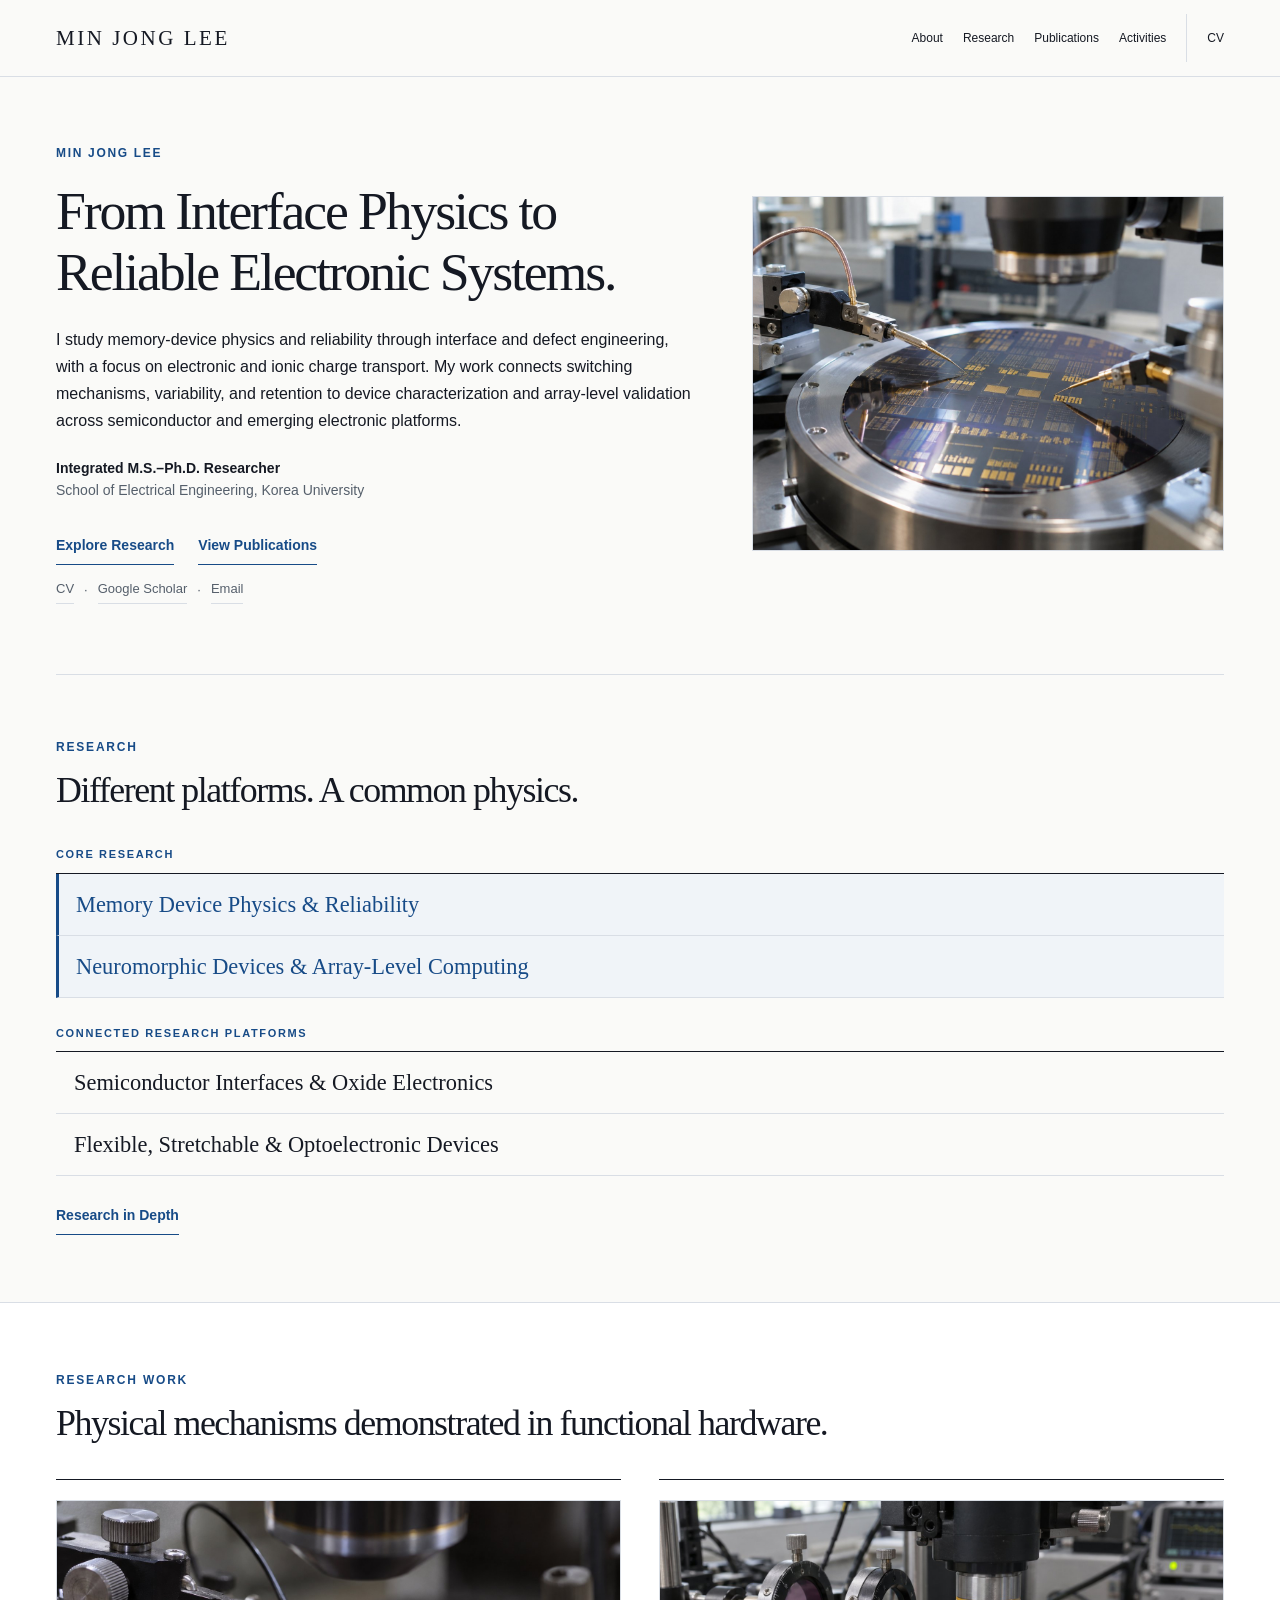
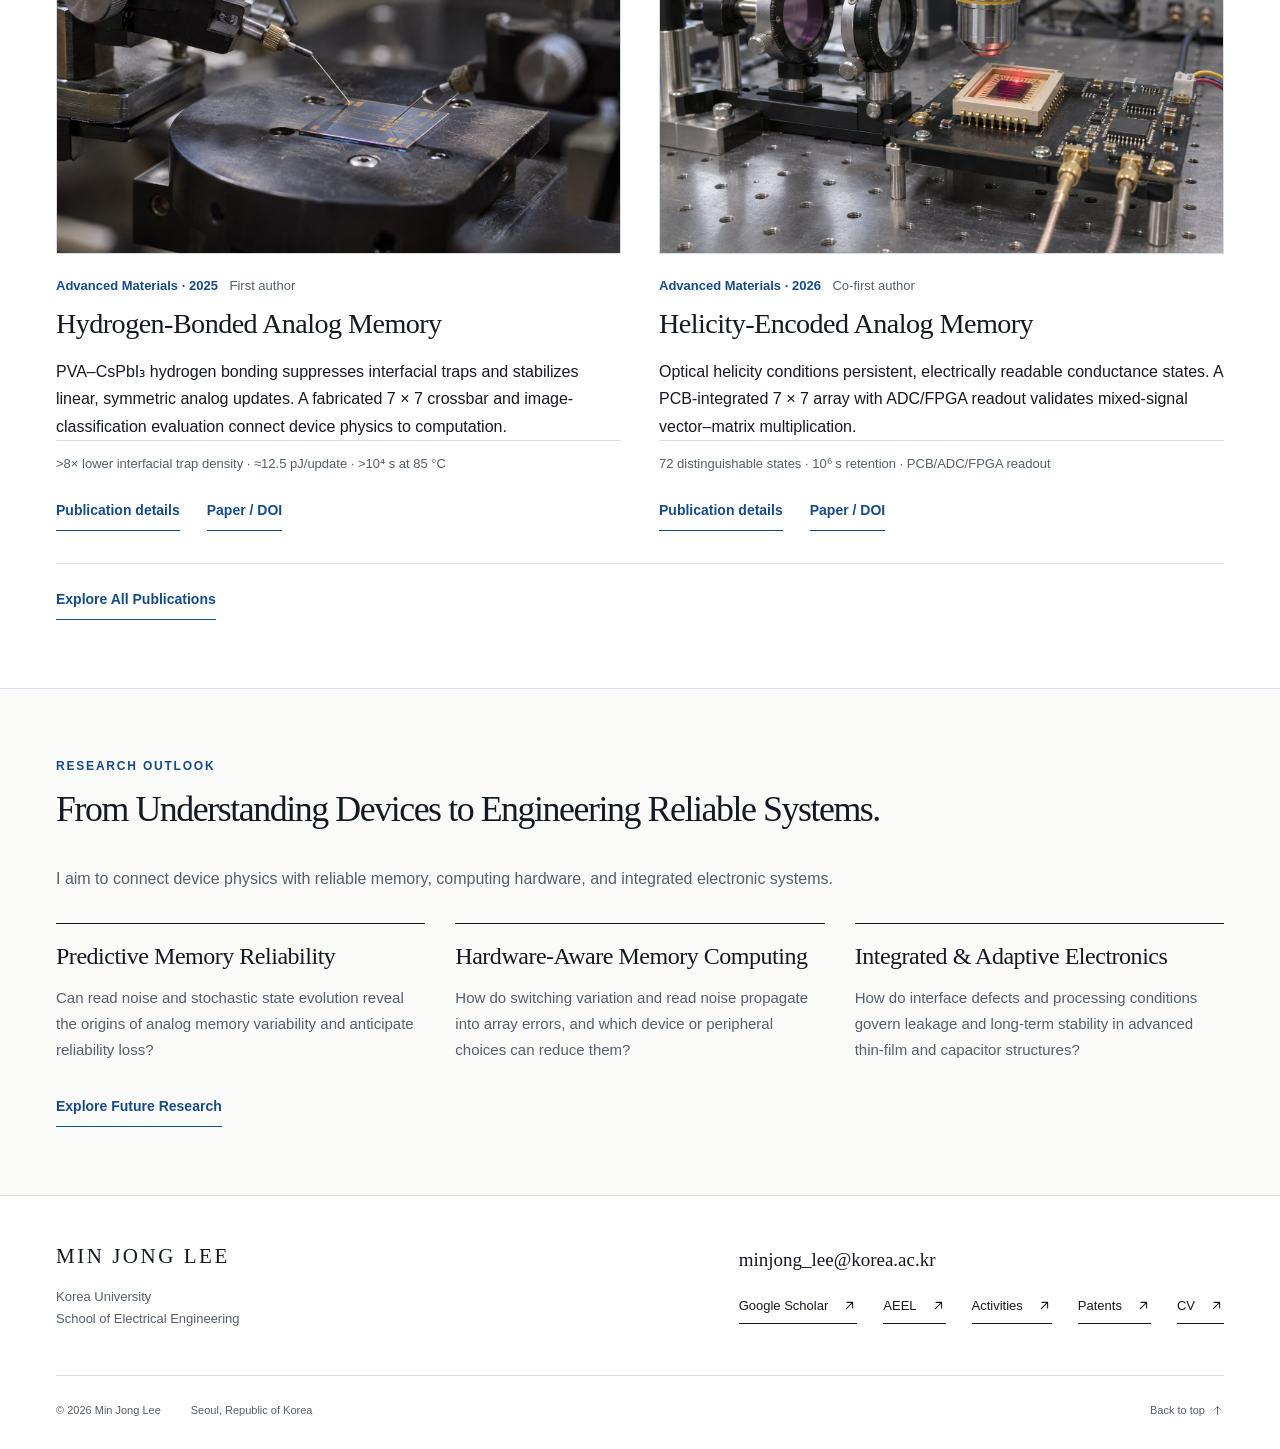
<file: index.html>
<!doctype html>
<html lang="en">
<head>
  <meta charset="utf-8">
  <meta name="viewport" content="width=device-width, initial-scale=1">
  <title>From Interface Physics to Reliable Electronic Systems — Min Jong Lee</title>
  <meta name="description" content="Min Jong Lee connects memory device physics and reliability with neuromorphic hardware, semiconductor interfaces, and emerging electronic systems.">
  <meta name="theme-color" content="#fafaf8">
  <link rel="canonical" href="https://minjonglee.github.io/">
  <meta property="og:type" content="website">
  <meta property="og:site_name" content="Min Jong Lee · Device Physics and Reliability">
  <meta property="og:title" content="From Interface Physics to Reliable Electronic Systems — Min Jong Lee">
  <meta property="og:description" content="Min Jong Lee connects memory device physics and reliability with neuromorphic hardware, semiconductor interfaces, and emerging electronic systems.">
  <meta property="og:url" content="https://minjonglee.github.io/">
  <meta property="og:image" content="https://minjonglee.github.io/assets/social-preview.png">
  <meta property="og:image:width" content="1200"><meta property="og:image:height" content="630">
  <meta property="og:image:alt" content="Min Jong Lee — From Interface Physics to Reliable Electronic Systems">
  <meta name="twitter:card" content="summary_large_image">
  <link rel="icon" type="image/svg+xml" href="favicon.svg">
  <link rel="stylesheet" href="styles.css?v=20261124-patents-3">
  <script src="script.js?v=20261124-patents-1" defer></script>
  <script type="application/ld+json">{"@context":"https://schema.org","@type":"Person","name":"Min Jong Lee","url":"https://minjonglee.github.io/","email":"mailto:minjong_lee@korea.ac.kr","affiliation":{"@type":"CollegeOrUniversity","name":"Korea University"},"sameAs":["https://scholar.google.co.kr/citations?user=-BlGIHUAAAAJ&hl=ko"]}</script>

</head>
<body class="" id="top">
  <a class="skip-link" href="#main">Skip to content</a>
  <header class="site-header"><div class="header-inner shell">
    <a class="brand" href="index.html" aria-label="Min Jong Lee, home">MIN JONG LEE<span class="brand-dot" aria-hidden="true">.</span></a>
    <button class="menu-toggle" type="button" aria-expanded="false" aria-controls="primary-nav" aria-label="Open navigation" hidden><span>Menu</span><span class="menu-symbol" aria-hidden="true">+</span></button>
    <nav id="primary-nav" class="primary-nav" aria-label="Primary navigation"><a href="about.html">About</a><a href="research.html">Research</a><a href="publications.html">Publications</a><a href="activities.html">Activities</a><a class="nav-cv" href="cv.html">CV</a></nav>
  </div></header>
  <main id="main" tabindex="-1"><section class="home-hero shell" aria-labelledby="home-title">
    <div class="home-hero-grid"><div class="home-hero-copy">
      <p class="home-name">Min Jong Lee</p>
      <h1 id="home-title">From Interface Physics to Reliable Electronic Systems.</h1>
      <p class="home-deck">I study memory-device physics and reliability through interface and defect engineering, with a focus on electronic and ionic charge transport. My work connects switching mechanisms, variability, and retention to device characterization and array-level validation across semiconductor and emerging electronic platforms.</p>
      <p class="home-affiliation"><strong>Integrated M.S.–Ph.D. Researcher</strong><br>School of Electrical Engineering, Korea University</p>
      <div class="home-actions"><div class="home-actions-primary"><a class="editorial-link" href="research.html" >Explore Research</a><a class="editorial-link" href="publications.html" >View Publications</a></div><div class="home-actions-secondary"><a href="assets/min-jong-lee-cv.pdf" download aria-label="Download CV">CV</a><span aria-hidden="true">·</span><a href="https://scholar.google.co.kr/citations?user=-BlGIHUAAAAJ&amp;hl=ko" target="_blank" rel="noopener noreferrer">Google Scholar</a><span aria-hidden="true">·</span><a href="mailto:minjong_lee@korea.ac.kr">Email</a></div></div>
    </div><figure class="scientific-visual hero-science"><img src="assets/home-hero-device-physics-v1.jpg" alt="Illustrative semiconductor wafer and probe station scene with contact needles and microscope optics; not a specific research result" width="1448" height="1086" style="object-position:center" fetchpriority="high" decoding="async"></figure></div>
  </section>
  <section class="editorial-section shell home-research" id="research" aria-labelledby="home-research-title">
    <div class="editorial-heading"><p class="eyebrow">Research</p><h2 id="home-research-title">Different platforms. A common physics.</h2></div>
    <div class="editorial-research-groups"><div class="editorial-research-group"><p class="area-type">Core research</p><ul class="editorial-research-list"><li class="is-core"><a href="research.html#memory"><span>Memory Device Physics &amp; Reliability</span></a></li><li class="is-core"><a href="research.html#neuromorphic"><span>Neuromorphic Devices &amp; Array-Level Computing</span></a></li></ul></div><div class="editorial-research-group"><p class="area-type">Connected research platforms</p><ul class="editorial-research-list"><li class=""><a href="research.html#interfaces"><span>Semiconductor Interfaces &amp; Oxide Electronics</span></a></li><li class=""><a href="research.html#flexible"><span>Flexible, Stretchable &amp; Optoelectronic Devices</span></a></li></ul></div></div>
    <a class="editorial-link" href="research.html" >Research in Depth</a>
  </section>
  <section class="editorial-section editorial-work-section" id="featured" aria-labelledby="home-work-title"><div class="shell">
    <div class="editorial-heading"><p class="eyebrow">Research Work</p><h2 id="home-work-title">Physical mechanisms demonstrated in functional hardware.</h2></div>
    <div class="editorial-work-grid"><article class="editorial-work" id="feature-paper-02">
      <figure class="scientific-visual editorial-work-image"><img src="assets/artwork/featured-neuromorphic-user-photo.jpg" alt="Illustrative chip under a microscope objective with electrical contact probes; not an experimental photograph" width="1586" height="992" style="object-position:center" loading="lazy" decoding="async"></figure>
      <div class="editorial-work-copy">
        <p class="editorial-meta">Advanced Materials · 2025 <span>First author</span></p>
        <h3>Hydrogen-Bonded Analog Memory</h3>
        <p class="editorial-work-description">PVA–CsPbI₃ hydrogen bonding suppresses interfacial traps and stabilizes linear, symmetric analog updates. A fabricated 7 × 7 crossbar and image-classification evaluation connect device physics to computation.</p>
        <p class="editorial-evidence">&gt;8× lower interfacial trap density · ≈12.5 pJ/update · &gt;10⁴ s at 85 °C</p>
        <div class="editorial-link-row"><a class="editorial-link" href="publications.html#paper-02" >Publication details</a><a class="editorial-link" href="https://doi.org/10.1002/adma.202511728" target="_blank" rel="noopener noreferrer">Paper / DOI</a></div>
      </div>
    </article><article class="editorial-work" id="feature-paper-22">
      <figure class="scientific-visual editorial-work-image"><img src="assets/artwork/featured-chiral-user-photo.jpg" alt="Illustrative optical probe setup with filters and a chip under a microscope objective; not an experimental photograph" width="1586" height="992" style="object-position:center" loading="lazy" decoding="async"></figure>
      <div class="editorial-work-copy">
        <p class="editorial-meta">Advanced Materials · 2026 <span>Co-first author</span></p>
        <h3>Helicity-Encoded Analog Memory</h3>
        <p class="editorial-work-description">Optical helicity conditions persistent, electrically readable conductance states. A PCB-integrated 7 × 7 array with ADC/FPGA readout validates mixed-signal vector–matrix multiplication.</p>
        <p class="editorial-evidence">72 distinguishable states · 10⁶ s retention · PCB/ADC/FPGA readout</p>
        <div class="editorial-link-row"><a class="editorial-link" href="publications.html#paper-22" >Publication details</a><a class="editorial-link" href="https://doi.org/10.1002/adma.75308" target="_blank" rel="noopener noreferrer">Paper / DOI</a></div>
      </div>
    </article></div>
    <div class="editorial-work-footer"><a class="editorial-link" href="publications.html" >Explore All Publications</a></div>
  </div></section>
  <section class="editorial-section shell editorial-outlook" id="outlook" aria-labelledby="home-outlook-title">
    <div class="editorial-heading"><p class="eyebrow">Research Outlook</p><h2 id="home-outlook-title">From Understanding Devices to Engineering Reliable Systems.</h2></div>
    <p class="editorial-intro">I aim to connect device physics with reliable memory, computing hardware, and integrated electronic systems.</p>
    <div class="editorial-direction-grid"><article><h3>Predictive Memory Reliability</h3><p>Can read noise and stochastic state evolution reveal the origins of analog memory variability and anticipate reliability loss?</p></article><article><h3>Hardware-Aware Memory Computing</h3><p>How do switching variation and read noise propagate into array errors, and which device or peripheral choices can reduce them?</p></article><article><h3>Integrated &amp; Adaptive Electronics</h3><p>How do interface defects and processing conditions govern leakage and long-term stability in advanced thin-film and capacitor structures?</p></article></div>
    <a class="editorial-link" href="research.html#directions" >Explore Future Research</a>
  </section></main>
  <footer class="site-footer" id="contact"><div class="shell"><div class="footer-top"><div><a class="brand" href="index.html">MIN JONG LEE</a><p>Korea University<br>School of Electrical Engineering</p></div><div class="footer-contact"><a class="footer-email" href="mailto:minjong_lee@korea.ac.kr">minjong_lee@korea.ac.kr</a><div class="profile-links"><a class="text-link" href="https://scholar.google.co.kr/citations?user=-BlGIHUAAAAJ&amp;hl=ko" >Google Scholar <svg viewBox="0 0 24 24" width="15" height="15" fill="none" stroke="currentColor" stroke-width="1.7" stroke-linecap="round" stroke-linejoin="round" aria-hidden="true" focusable="false"><path d="M7 17 17 7M8 7h9v9"/></svg></a><a class="text-link" href="https://shimgrp.korea.ac.kr/" >AEEL <svg viewBox="0 0 24 24" width="15" height="15" fill="none" stroke="currentColor" stroke-width="1.7" stroke-linecap="round" stroke-linejoin="round" aria-hidden="true" focusable="false"><path d="M7 17 17 7M8 7h9v9"/></svg></a><a class="text-link" href="activities.html" >Activities <svg viewBox="0 0 24 24" width="15" height="15" fill="none" stroke="currentColor" stroke-width="1.7" stroke-linecap="round" stroke-linejoin="round" aria-hidden="true" focusable="false"><path d="M7 17 17 7M8 7h9v9"/></svg></a><a class="text-link" href="patents.html" >Patents <svg viewBox="0 0 24 24" width="15" height="15" fill="none" stroke="currentColor" stroke-width="1.7" stroke-linecap="round" stroke-linejoin="round" aria-hidden="true" focusable="false"><path d="M7 17 17 7M8 7h9v9"/></svg></a><a class="text-link" href="cv.html" >CV <svg viewBox="0 0 24 24" width="15" height="15" fill="none" stroke="currentColor" stroke-width="1.7" stroke-linecap="round" stroke-linejoin="round" aria-hidden="true" focusable="false"><path d="M7 17 17 7M8 7h9v9"/></svg></a></div></div></div><div class="footer-bottom"><span>© <span id="copyright-year">2026</span> Min Jong Lee</span><span>Seoul, Republic of Korea</span><a href="#top">Back to top <svg viewBox="0 0 24 24" width="15" height="15" fill="none" stroke="currentColor" stroke-width="1.7" stroke-linecap="round" stroke-linejoin="round" aria-hidden="true" focusable="false"><path d="M12 19V5m-6 6 6-6 6 6"/></svg></a></div></div></footer>
</body>
</html>
</file>
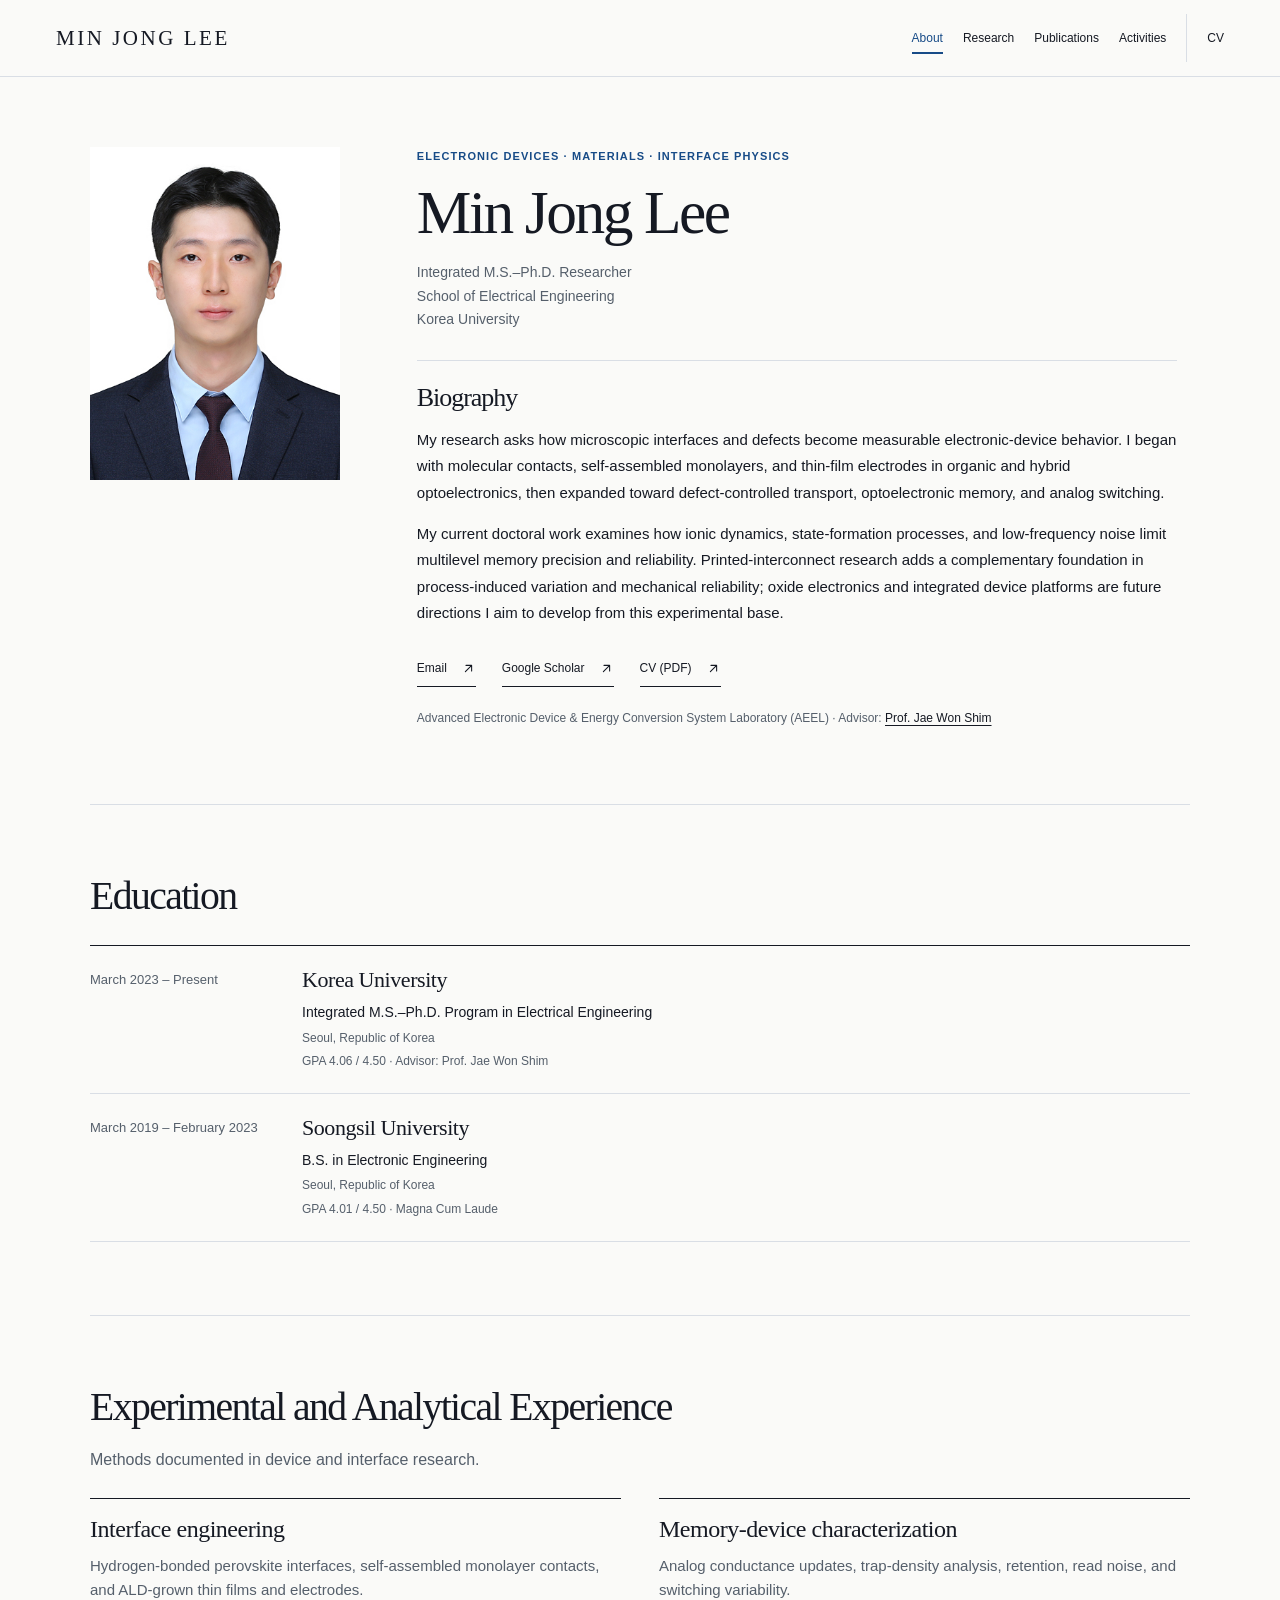
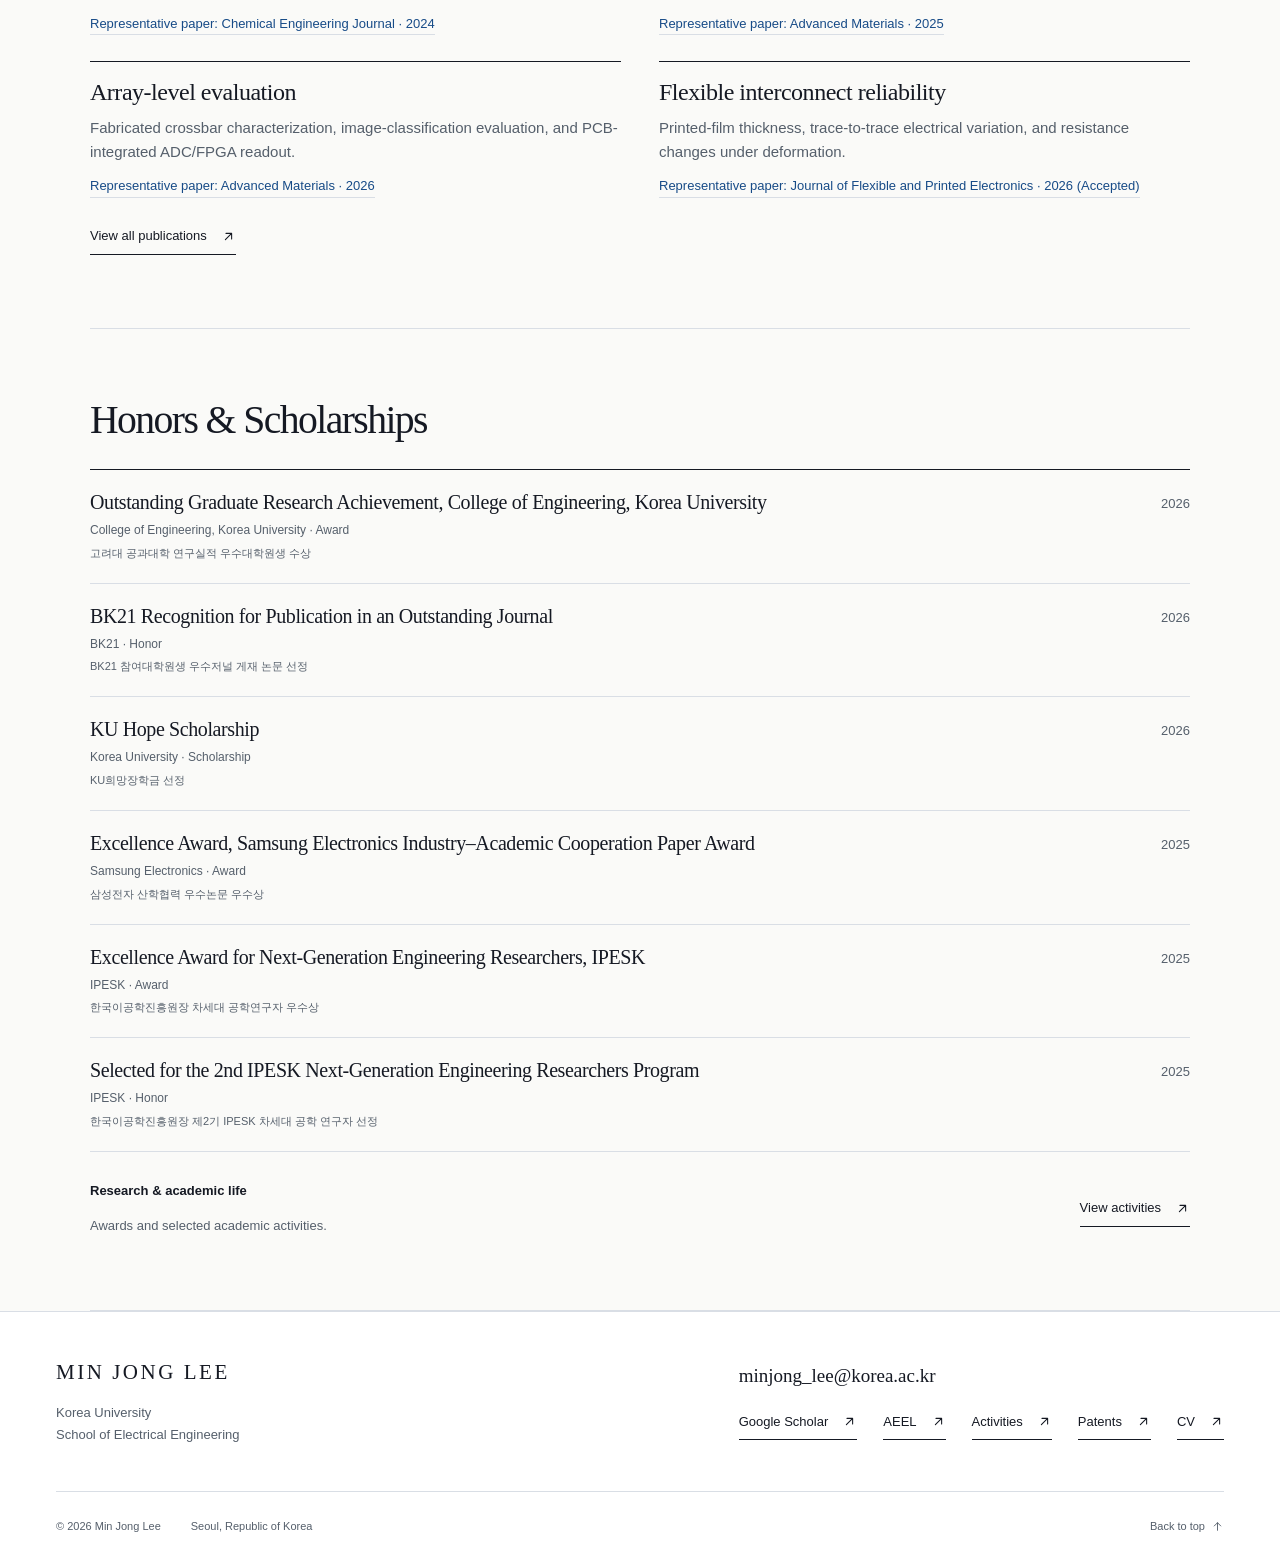
<file: about.html>
<!doctype html>
<html lang="en">
<head>
  <meta charset="utf-8">
  <meta name="viewport" content="width=device-width, initial-scale=1">
  <title>About — Min Jong Lee</title>
  <meta name="description" content="Min Jong Lee researches how microscopic interfaces and defects affect transport, switching, variability, and reliability across electronic devices.">
  <meta name="theme-color" content="#fafaf8">
  <link rel="canonical" href="https://minjonglee.github.io/about.html">
  <meta property="og:type" content="website">
  <meta property="og:site_name" content="Min Jong Lee · Device Physics and Reliability">
  <meta property="og:title" content="About — Min Jong Lee">
  <meta property="og:description" content="Min Jong Lee researches how microscopic interfaces and defects affect transport, switching, variability, and reliability across electronic devices.">
  <meta property="og:url" content="https://minjonglee.github.io/about.html">
  <meta property="og:image" content="https://minjonglee.github.io/assets/social-preview.png">
  <meta property="og:image:width" content="1200"><meta property="og:image:height" content="630">
  <meta property="og:image:alt" content="Min Jong Lee — From Interface Physics to Reliable Electronic Systems">
  <meta name="twitter:card" content="summary_large_image">
  <link rel="icon" type="image/svg+xml" href="favicon.svg">
  <link rel="stylesheet" href="styles.css?v=20261124-patents-3">
  <script src="script.js?v=20261124-patents-1" defer></script>
  <script type="application/ld+json">{"@context":"https://schema.org","@type":"Person","name":"Min Jong Lee","url":"https://minjonglee.github.io/","email":"mailto:minjong_lee@korea.ac.kr","affiliation":{"@type":"CollegeOrUniversity","name":"Korea University"},"sameAs":["https://scholar.google.co.kr/citations?user=-BlGIHUAAAAJ&hl=ko"]}</script>

</head>
<body class="" id="top">
  <a class="skip-link" href="#main">Skip to content</a>
  <header class="site-header"><div class="header-inner shell">
    <a class="brand" href="index.html" aria-label="Min Jong Lee, home">MIN JONG LEE<span class="brand-dot" aria-hidden="true">.</span></a>
    <button class="menu-toggle" type="button" aria-expanded="false" aria-controls="primary-nav" aria-label="Open navigation" hidden><span>Menu</span><span class="menu-symbol" aria-hidden="true">+</span></button>
    <nav id="primary-nav" class="primary-nav" aria-label="Primary navigation"><a href="about.html" aria-current="page">About</a><a href="research.html">Research</a><a href="publications.html">Publications</a><a href="activities.html">Activities</a><a class="nav-cv" href="cv.html">CV</a></nav>
  </div></header>
  <main id="main" tabindex="-1"><section class="about-intro shell about-page" id="profile"><figure class="portrait "><img src="assets/min-jong-lee-portrait.jpg" alt="Portrait of Min Jong Lee in a dark suit against a light background" width="354" height="472" fetchpriority="high" decoding="async"></figure><div class="about-intro-copy"><p class="about-field">Electronic Devices · Materials · Interface Physics</p><h1>Min Jong Lee</h1><p class="about-position">Integrated M.S.–Ph.D. Researcher<br>School of Electrical Engineering<br>Korea University</p><div class="about-biography"><h2>Biography</h2><p>My research asks how microscopic interfaces and defects become measurable electronic-device behavior. I began with molecular contacts, self-assembled monolayers, and thin-film electrodes in organic and hybrid optoelectronics, then expanded toward defect-controlled transport, optoelectronic memory, and analog switching.</p><p>My current doctoral work examines how ionic dynamics, state-formation processes, and low-frequency noise limit multilevel memory precision and reliability. Printed-interconnect research adds a complementary foundation in process-induced variation and mechanical reliability; oxide electronics and integrated device platforms are future directions I aim to develop from this experimental base.</p></div><div class="profile-links"><a class="text-link" href="mailto:minjong_lee@korea.ac.kr" >Email <svg viewBox="0 0 24 24" width="15" height="15" fill="none" stroke="currentColor" stroke-width="1.7" stroke-linecap="round" stroke-linejoin="round" aria-hidden="true" focusable="false"><path d="M7 17 17 7M8 7h9v9"/></svg></a><a class="text-link" href="https://scholar.google.co.kr/citations?user=-BlGIHUAAAAJ&amp;hl=ko" >Google Scholar <svg viewBox="0 0 24 24" width="15" height="15" fill="none" stroke="currentColor" stroke-width="1.7" stroke-linecap="round" stroke-linejoin="round" aria-hidden="true" focusable="false"><path d="M7 17 17 7M8 7h9v9"/></svg></a><a class="text-link" href="assets/min-jong-lee-cv.pdf" download>CV (PDF) <svg viewBox="0 0 24 24" width="15" height="15" fill="none" stroke="currentColor" stroke-width="1.7" stroke-linecap="round" stroke-linejoin="round" aria-hidden="true" focusable="false"><path d="M7 17 17 7M8 7h9v9"/></svg></a></div><p class="about-affiliation">Advanced Electronic Device &amp; Energy Conversion System Laboratory (AEEL) · Advisor: <a href="https://shimgrp.korea.ac.kr/professor/">Prof. Jae Won Shim</a></p></div></section>
  <section class="section shell about-page about-section" id="education"><h2>Education</h2><div class="about-entry-list"><article class="about-entry" id="education-01"><p class="about-entry-date">March 2023 – Present</p><div><h3>Korea University</h3><p class="about-entry-role">Integrated M.S.–Ph.D. Program in Electrical Engineering</p><p class="about-entry-meta">Seoul, Republic of Korea</p><p class="about-entry-meta">GPA 4.06 / 4.50 · Advisor: Prof. Jae Won Shim</p></div></article><article class="about-entry" id="education-02"><p class="about-entry-date">March 2019 – February 2023</p><div><h3>Soongsil University</h3><p class="about-entry-role">B.S. in Electronic Engineering</p><p class="about-entry-meta">Seoul, Republic of Korea</p><p class="about-entry-meta">GPA 4.01 / 4.50 · Magna Cum Laude</p></div></article></div></section>

  <section class="section shell about-page about-section" id="expertise"><h2>Experimental and Analytical Experience</h2><p class="section-intro">Methods documented in device and interface research.</p><div class="about-expertise-list"><article class="about-expertise-item"><h3>Interface engineering</h3><p>Hydrogen-bonded perovskite interfaces, self-assembled monolayer contacts, and ALD-grown thin films and electrodes.</p><a class="about-expertise-paper" href="publications.html#paper-05">Representative paper: Chemical Engineering Journal · 2024</a></article><article class="about-expertise-item"><h3>Memory-device characterization</h3><p>Analog conductance updates, trap-density analysis, retention, read noise, and switching variability.</p><a class="about-expertise-paper" href="publications.html#paper-02">Representative paper: Advanced Materials · 2025</a></article><article class="about-expertise-item"><h3>Array-level evaluation</h3><p>Fabricated crossbar characterization, image-classification evaluation, and PCB-integrated ADC/FPGA readout.</p><a class="about-expertise-paper" href="publications.html#paper-22">Representative paper: Advanced Materials · 2026</a></article><article class="about-expertise-item"><h3>Flexible interconnect reliability</h3><p>Printed-film thickness, trace-to-trace electrical variation, and resistance changes under deformation.</p><a class="about-expertise-paper" href="publications.html#paper-24">Representative paper: Journal of Flexible and Printed Electronics · 2026 (Accepted)</a></article></div><p class="about-expertise-all"><a class="text-link" href="publications.html" >View all publications <svg viewBox="0 0 24 24" width="15" height="15" fill="none" stroke="currentColor" stroke-width="1.7" stroke-linecap="round" stroke-linejoin="round" aria-hidden="true" focusable="false"><path d="M7 17 17 7M8 7h9v9"/></svg></a></p></section>
  <section class="section shell about-page about-section about-recognition" id="recognition"><h2>Honors &amp; Scholarships</h2><div class="award-list"><article class="award-entry" id="award-01"><div class="award-main"><h3>Outstanding Graduate Research Achievement, College of Engineering, Korea University</h3><p class="award-meta">College of Engineering, Korea University · Award</p><p class="award-original" lang="ko">고려대 공과대학 연구실적 우수대학원생 수상</p></div><span class="award-item-year">2026</span></article><article class="award-entry" id="award-04"><div class="award-main"><h3>BK21 Recognition for Publication in an Outstanding Journal</h3><p class="award-meta">BK21 · Honor</p><p class="award-original" lang="ko">BK21 참여대학원생 우수저널 게재 논문 선정</p></div><span class="award-item-year">2026</span></article><article class="award-entry" id="award-05"><div class="award-main"><h3>KU Hope Scholarship</h3><p class="award-meta">Korea University · Scholarship</p><p class="award-original" lang="ko">KU희망장학금 선정</p></div><span class="award-item-year">2026</span></article><article class="award-entry" id="award-02"><div class="award-main"><h3>Excellence Award, Samsung Electronics Industry–Academic Cooperation Paper Award</h3><p class="award-meta">Samsung Electronics · Award</p><p class="award-original" lang="ko">삼성전자 산학협력 우수논문 우수상</p></div><span class="award-item-year">2025</span></article><article class="award-entry" id="award-03"><div class="award-main"><h3>Excellence Award for Next-Generation Engineering Researchers, IPESK</h3><p class="award-meta">IPESK · Award</p><p class="award-original" lang="ko">한국이공학진흥원장 차세대 공학연구자 우수상</p></div><span class="award-item-year">2025</span></article><article class="award-entry" id="award-06"><div class="award-main"><h3>Selected for the 2nd IPESK Next-Generation Engineering Researchers Program</h3><p class="award-meta">IPESK · Honor</p><p class="award-original" lang="ko">한국이공학진흥원장 제2기 IPESK 차세대 공학 연구자 선정</p></div><span class="award-item-year">2025</span></article></div><div class="about-related"><div><p class="about-related-title">Research &amp; academic life</p><p>Awards and selected academic activities.</p></div><a class="text-link" href="activities.html" >View activities <svg viewBox="0 0 24 24" width="15" height="15" fill="none" stroke="currentColor" stroke-width="1.7" stroke-linecap="round" stroke-linejoin="round" aria-hidden="true" focusable="false"><path d="M7 17 17 7M8 7h9v9"/></svg></a></div></section></main>
  <footer class="site-footer" id="contact"><div class="shell"><div class="footer-top"><div><a class="brand" href="index.html">MIN JONG LEE</a><p>Korea University<br>School of Electrical Engineering</p></div><div class="footer-contact"><a class="footer-email" href="mailto:minjong_lee@korea.ac.kr">minjong_lee@korea.ac.kr</a><div class="profile-links"><a class="text-link" href="https://scholar.google.co.kr/citations?user=-BlGIHUAAAAJ&amp;hl=ko" >Google Scholar <svg viewBox="0 0 24 24" width="15" height="15" fill="none" stroke="currentColor" stroke-width="1.7" stroke-linecap="round" stroke-linejoin="round" aria-hidden="true" focusable="false"><path d="M7 17 17 7M8 7h9v9"/></svg></a><a class="text-link" href="https://shimgrp.korea.ac.kr/" >AEEL <svg viewBox="0 0 24 24" width="15" height="15" fill="none" stroke="currentColor" stroke-width="1.7" stroke-linecap="round" stroke-linejoin="round" aria-hidden="true" focusable="false"><path d="M7 17 17 7M8 7h9v9"/></svg></a><a class="text-link" href="activities.html" >Activities <svg viewBox="0 0 24 24" width="15" height="15" fill="none" stroke="currentColor" stroke-width="1.7" stroke-linecap="round" stroke-linejoin="round" aria-hidden="true" focusable="false"><path d="M7 17 17 7M8 7h9v9"/></svg></a><a class="text-link" href="patents.html" >Patents <svg viewBox="0 0 24 24" width="15" height="15" fill="none" stroke="currentColor" stroke-width="1.7" stroke-linecap="round" stroke-linejoin="round" aria-hidden="true" focusable="false"><path d="M7 17 17 7M8 7h9v9"/></svg></a><a class="text-link" href="cv.html" >CV <svg viewBox="0 0 24 24" width="15" height="15" fill="none" stroke="currentColor" stroke-width="1.7" stroke-linecap="round" stroke-linejoin="round" aria-hidden="true" focusable="false"><path d="M7 17 17 7M8 7h9v9"/></svg></a></div></div></div><div class="footer-bottom"><span>© <span id="copyright-year">2026</span> Min Jong Lee</span><span>Seoul, Republic of Korea</span><a href="#top">Back to top <svg viewBox="0 0 24 24" width="15" height="15" fill="none" stroke="currentColor" stroke-width="1.7" stroke-linecap="round" stroke-linejoin="round" aria-hidden="true" focusable="false"><path d="M12 19V5m-6 6 6-6 6 6"/></svg></a></div></div></footer>
</body>
</html>
</file>
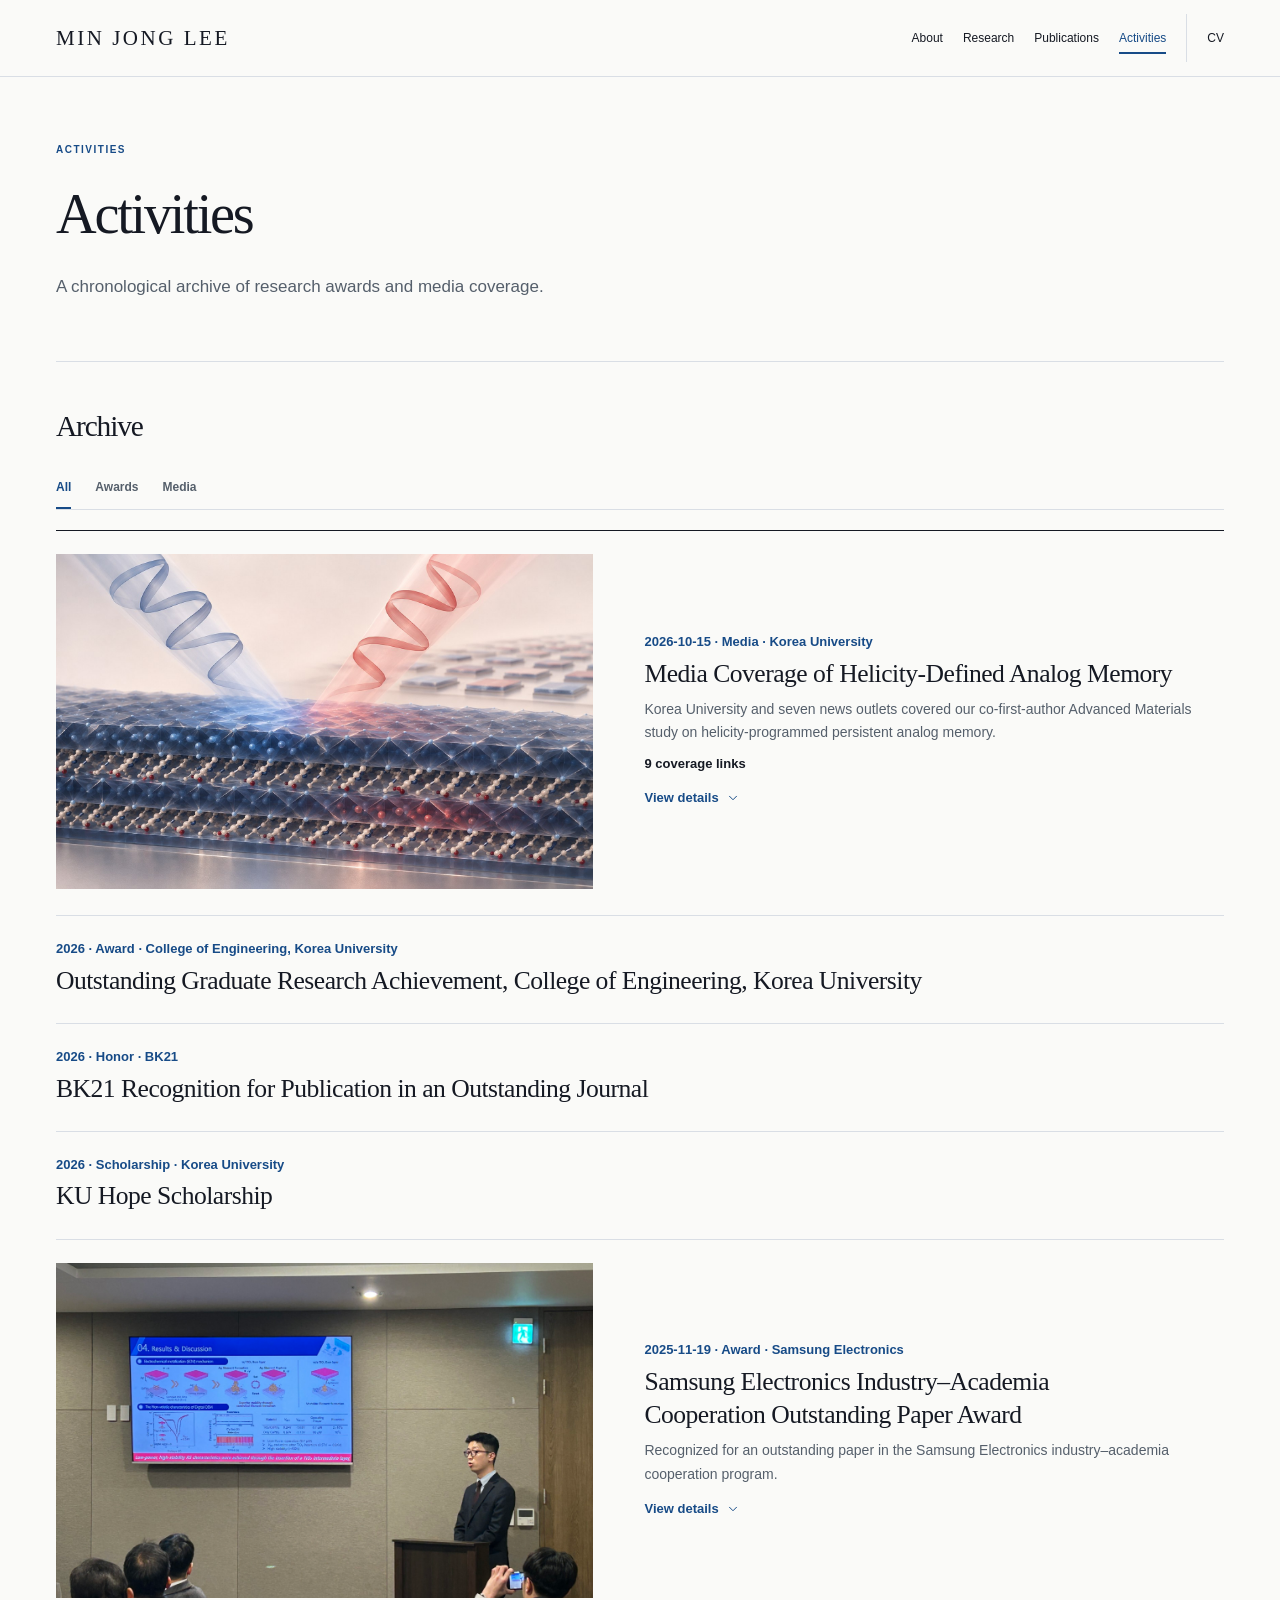
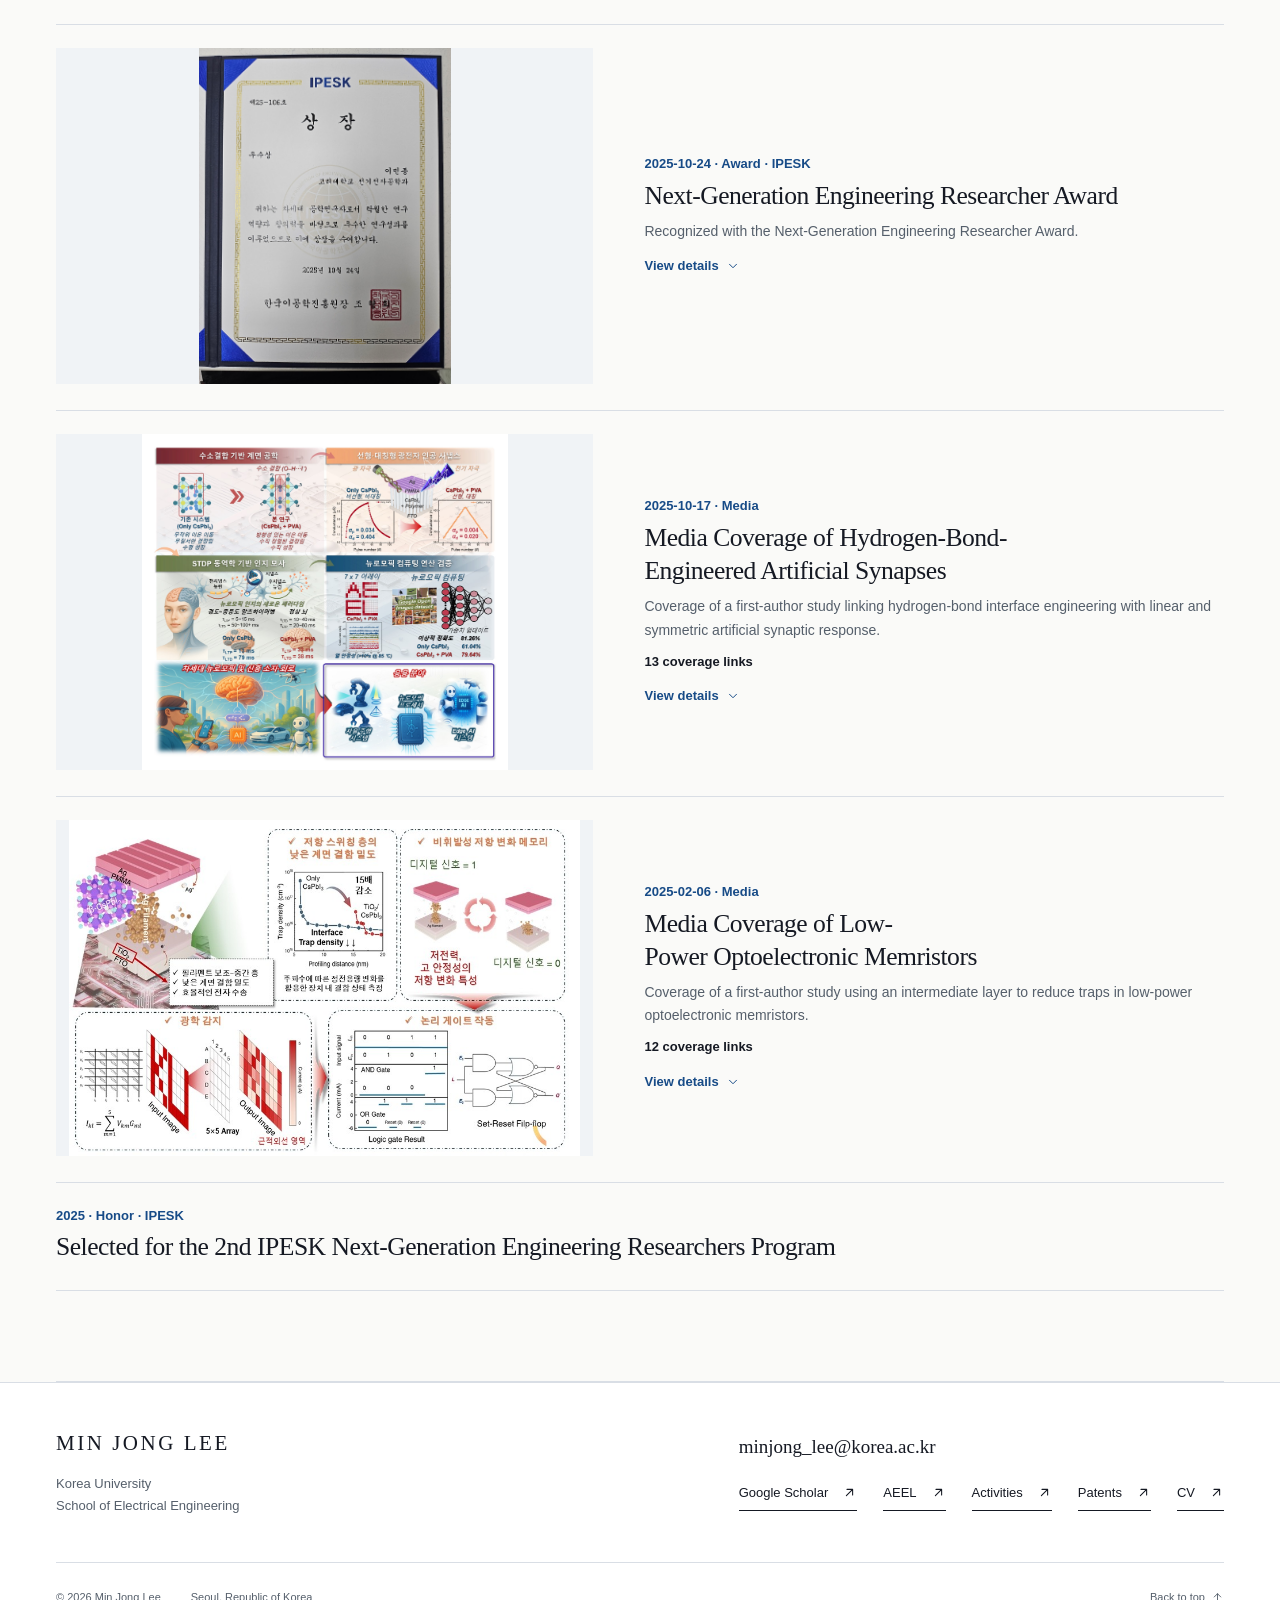
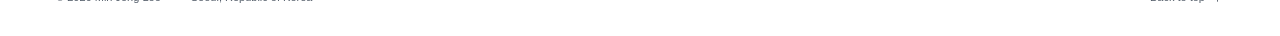
<file: activities.html>
<!doctype html>
<html lang="en">
<head>
  <meta charset="utf-8">
  <meta name="viewport" content="width=device-width, initial-scale=1">
  <title>Activities — Min Jong Lee</title>
  <meta name="description" content="Research news, media coverage, and a gallery of documented academic activities from Min Jong Lee.">
  <meta name="theme-color" content="#fafaf8">
  <link rel="canonical" href="https://minjonglee.github.io/activities.html">
  <meta property="og:type" content="website">
  <meta property="og:site_name" content="Min Jong Lee · Device Physics and Reliability">
  <meta property="og:title" content="Activities — Min Jong Lee">
  <meta property="og:description" content="Research news, media coverage, and a gallery of documented academic activities from Min Jong Lee.">
  <meta property="og:url" content="https://minjonglee.github.io/activities.html">
  <meta property="og:image" content="https://minjonglee.github.io/assets/social-preview.png">
  <meta property="og:image:width" content="1200"><meta property="og:image:height" content="630">
  <meta property="og:image:alt" content="Min Jong Lee — From Interface Physics to Reliable Electronic Systems">
  <meta name="twitter:card" content="summary_large_image">
  <link rel="icon" type="image/svg+xml" href="favicon.svg">
  <link rel="stylesheet" href="styles.css?v=20261124-patents-3">
  <script src="script.js?v=20261124-patents-1" defer></script>
  <script type="application/ld+json">{"@context":"https://schema.org","@type":"Person","name":"Min Jong Lee","url":"https://minjonglee.github.io/","email":"mailto:minjong_lee@korea.ac.kr","affiliation":{"@type":"CollegeOrUniversity","name":"Korea University"},"sameAs":["https://scholar.google.co.kr/citations?user=-BlGIHUAAAAJ&hl=ko"]}</script>

</head>
<body class="" id="top">
  <a class="skip-link" href="#main">Skip to content</a>
  <header class="site-header"><div class="header-inner shell">
    <a class="brand" href="index.html" aria-label="Min Jong Lee, home">MIN JONG LEE<span class="brand-dot" aria-hidden="true">.</span></a>
    <button class="menu-toggle" type="button" aria-expanded="false" aria-controls="primary-nav" aria-label="Open navigation" hidden><span>Menu</span><span class="menu-symbol" aria-hidden="true">+</span></button>
    <nav id="primary-nav" class="primary-nav" aria-label="Primary navigation"><a href="about.html">About</a><a href="research.html">Research</a><a href="publications.html">Publications</a><a href="activities.html" aria-current="page">Activities</a><a class="nav-cv" href="cv.html">CV</a></nav>
  </div></header>
  <main id="main" tabindex="-1"><section class="page-hero shell"><p class="eyebrow">Activities</p><h1>Activities</h1><p class="page-deck">A chronological archive of research awards and media coverage.</p></section><section class="section shell activities-archive" id="news"><div class="section-heading"><div><h2>Archive</h2></div></div><div class="activity-filters" role="group" aria-label="Filter activities"><button type="button" data-activity-filter="all" aria-pressed="true">All</button><button type="button" data-activity-filter="awards" aria-pressed="false">Awards</button><button type="button" data-activity-filter="media" aria-pressed="false">Media</button></div><div class="activity-list"><details class="activity-entry" id="chiral-perovskite-university-highlight" data-activity-category="media"><summary class="activity-summary has-image"><img src="assets/artwork/research-chiral-memory.jpg" alt="Conceptual artwork of circularly polarized light interacting with a layered chiral perovskite; not an experimental image" width="1600" height="1000" style="object-fit:cover;object-position:center" loading="lazy" decoding="async"><div class="activity-card-copy"><p class="activity-card-meta">2026-10-15 · Media · Korea University</p><h3>Media Coverage of Helicity-Defined Analog Memory</h3><p class="activity-card-description">Korea University and seven news outlets covered our co-first-author Advanced Materials study on helicity-programmed persistent analog memory.</p><p class="activity-coverage-count">9 coverage links</p><span class="activity-detail-cue">View details <svg class="detail-chevron" viewBox="0 0 24 24" width="14" height="14" fill="none" stroke="currentColor" stroke-width="1.7" stroke-linecap="round" stroke-linejoin="round" aria-hidden="true" focusable="false"><path d="m6 9 6 6 6-6"/></svg></span></div></summary><div class="activity-detail"><p>Co-first authors Min Jong Lee and Hyoungwook Cho demonstrated 72 distinguishable conductance states, retention up to 10⁶ s, and 7 × 7 device-array validation. Read-noise analysis estimated a capacity of 72.3 states; 72 states were experimentally distinguished.</p><p><a class="text-link" href="publications.html#paper-22" >Related paper <svg viewBox="0 0 24 24" width="15" height="15" fill="none" stroke="currentColor" stroke-width="1.7" stroke-linecap="round" stroke-linejoin="round" aria-hidden="true" focusable="false"><path d="M7 17 17 7M8 7h9v9"/></svg></a> · <a class="text-link" href="https://doi.org/10.1002/adma.75308" target="_blank" rel="noopener noreferrer">Paper DOI <svg viewBox="0 0 24 24" width="15" height="15" fill="none" stroke="currentColor" stroke-width="1.7" stroke-linecap="round" stroke-linejoin="round" aria-hidden="true" focusable="false"><path d="M7 17 17 7M8 7h9v9"/></svg></a></p><div class="activity-coverage"><h4>Institutional coverage</h4><ul><li><a href="https://graduate.korea.ac.kr/community/news_view.html?no=1044&amp;page=1" target="_blank" rel="noopener noreferrer">Korea University News <svg viewBox="0 0 24 24" width="15" height="15" fill="none" stroke="currentColor" stroke-width="1.7" stroke-linecap="round" stroke-linejoin="round" aria-hidden="true" focusable="false"><path d="M7 17 17 7M8 7h9v9"/></svg></a></li><li><a href="https://tlo.korea.ac.kr/zh/news/1528" target="_blank" rel="noopener noreferrer">Korea University Technology Transfer <svg viewBox="0 0 24 24" width="15" height="15" fill="none" stroke="currentColor" stroke-width="1.7" stroke-linecap="round" stroke-linejoin="round" aria-hidden="true" focusable="false"><path d="M7 17 17 7M8 7h9v9"/></svg></a></li></ul></div><div class="activity-coverage"><h4>Media coverage · 7 outlets</h4><ul><li><a href="https://www.lecturernews.com/news/articleView.html?idxno=212167" target="_blank" rel="noopener noreferrer">한국강사신문 <svg viewBox="0 0 24 24" width="15" height="15" fill="none" stroke="currentColor" stroke-width="1.7" stroke-linecap="round" stroke-linejoin="round" aria-hidden="true" focusable="false"><path d="M7 17 17 7M8 7h9v9"/></svg></a></li><li><a href="https://www.naeil.com/news/read/605465?ref=naver" target="_blank" rel="noopener noreferrer">내일신문 <svg viewBox="0 0 24 24" width="15" height="15" fill="none" stroke="currentColor" stroke-width="1.7" stroke-linecap="round" stroke-linejoin="round" aria-hidden="true" focusable="false"><path d="M7 17 17 7M8 7h9v9"/></svg></a></li><li><a href="https://www.enewstoday.co.kr/news/articleView.html?idxno=2480490" target="_blank" rel="noopener noreferrer">이뉴스투데이 <svg viewBox="0 0 24 24" width="15" height="15" fill="none" stroke="currentColor" stroke-width="1.7" stroke-linecap="round" stroke-linejoin="round" aria-hidden="true" focusable="false"><path d="M7 17 17 7M8 7h9v9"/></svg></a></li><li><a href="https://n.news.naver.com/mnews/article/018/0006388649?sid=102" target="_blank" rel="noopener noreferrer">이데일리 <svg viewBox="0 0 24 24" width="15" height="15" fill="none" stroke="currentColor" stroke-width="1.7" stroke-linecap="round" stroke-linejoin="round" aria-hidden="true" focusable="false"><path d="M7 17 17 7M8 7h9v9"/></svg></a></li><li><a href="https://www.newstnt.com/news/articleView.html?idxno=723112" target="_blank" rel="noopener noreferrer">뉴스티앤티 <svg viewBox="0 0 24 24" width="15" height="15" fill="none" stroke="currentColor" stroke-width="1.7" stroke-linecap="round" stroke-linejoin="round" aria-hidden="true" focusable="false"><path d="M7 17 17 7M8 7h9v9"/></svg></a></li><li><a href="https://www.popcornnews.net/news/articleView.html?idxno=136108" target="_blank" rel="noopener noreferrer">팝콘뉴스 <svg viewBox="0 0 24 24" width="15" height="15" fill="none" stroke="currentColor" stroke-width="1.7" stroke-linecap="round" stroke-linejoin="round" aria-hidden="true" focusable="false"><path d="M7 17 17 7M8 7h9v9"/></svg></a></li><li><a href="https://www.veritas-a.com/news/articleView.html?idxno=631979" target="_blank" rel="noopener noreferrer">베리타스알파 <svg viewBox="0 0 24 24" width="15" height="15" fill="none" stroke="currentColor" stroke-width="1.7" stroke-linecap="round" stroke-linejoin="round" aria-hidden="true" focusable="false"><path d="M7 17 17 7M8 7h9v9"/></svg></a></li></ul></div></div></details><article class="activity-entry" id="award-award-01" data-activity-category="awards"><div class="activity-summary"><div class="activity-card-copy"><p class="activity-card-meta">2026 · Award · College of Engineering, Korea University</p><h3>Outstanding Graduate Research Achievement, College of Engineering, Korea University</h3></div></div></article><article class="activity-entry" id="award-award-04" data-activity-category="awards"><div class="activity-summary"><div class="activity-card-copy"><p class="activity-card-meta">2026 · Honor · BK21</p><h3>BK21 Recognition for Publication in an Outstanding Journal</h3></div></div></article><article class="activity-entry" id="award-award-05" data-activity-category="awards"><div class="activity-summary"><div class="activity-card-copy"><p class="activity-card-meta">2026 · Scholarship · Korea University</p><h3>KU Hope Scholarship</h3></div></div></article><details class="activity-entry" id="samsung-paper-award" data-activity-category="awards"><summary class="activity-summary has-image"><img src="assets/images/activities/samsung-award-presentation.jpg" alt="Min Jong Lee presenting research at a Samsung Electronics industry–academia award event" width="1600" height="1000" style="object-fit:cover;object-position:center" loading="lazy" decoding="async"><div class="activity-card-copy"><p class="activity-card-meta">2025-11-19 · Award · Samsung Electronics</p><h3>Samsung Electronics Industry–Academia Cooperation Outstanding Paper Award</h3><p class="activity-card-description">Recognized for an outstanding paper in the Samsung Electronics industry–academia cooperation program.</p><span class="activity-detail-cue">View details <svg class="detail-chevron" viewBox="0 0 24 24" width="14" height="14" fill="none" stroke="currentColor" stroke-width="1.7" stroke-linecap="round" stroke-linejoin="round" aria-hidden="true" focusable="false"><path d="m6 9 6 6 6-6"/></svg></span></div></summary><div class="activity-detail"><p>The laboratory announced Min Jong Lee&#39;s award on November 19, 2025.</p><div class="activity-image-grid"><figure><button type="button" class="activity-image-open" data-activity-image aria-label="Open larger image: Min Jong Lee presenting his optoelectronic memristor research"><img src="assets/images/activities/samsung-award-presentation.jpg" alt="Min Jong Lee presenting his optoelectronic memristor research" width="1600" height="1200" loading="lazy" decoding="async"></button><figcaption>Research presentation</figcaption></figure><figure><button type="button" class="activity-image-open" data-activity-image aria-label="Open larger image: Min Jong Lee receiving the outstanding paper award"><img src="assets/images/activities/samsung-award-ceremony.jpg" alt="Min Jong Lee receiving the outstanding paper award" width="1600" height="1200" loading="lazy" decoding="async"></button><figcaption>Award presentation</figcaption></figure><figure><button type="button" class="activity-image-open" data-activity-image aria-label="Open larger image: Samsung Electronics outstanding paper award plaque and certificate for Min Jong Lee"><img src="assets/images/activities/samsung-award-certificate.png" alt="Samsung Electronics outstanding paper award plaque and certificate for Min Jong Lee" width="1600" height="1200" loading="lazy" decoding="async"></button><figcaption>Award plaque and certificate</figcaption></figure></div></div></details><details class="activity-entry" id="next-generation-engineering-award" data-activity-category="awards"><summary class="activity-summary has-image"><img src="assets/images/activities/next-generation-engineering-award.jpg" alt="Certificate naming Min Jong Lee as a Next-Generation Engineering Researcher Award recipient" width="1600" height="1000" style="object-fit:contain;object-position:center" loading="lazy" decoding="async"><div class="activity-card-copy"><p class="activity-card-meta">2025-10-24 · Award · IPESK</p><h3>Next-Generation Engineering Researcher Award</h3><p class="activity-card-description">Recognized with the Next-Generation Engineering Researcher Award.</p><span class="activity-detail-cue">View details <svg class="detail-chevron" viewBox="0 0 24 24" width="14" height="14" fill="none" stroke="currentColor" stroke-width="1.7" stroke-linecap="round" stroke-linejoin="round" aria-hidden="true" focusable="false"><path d="m6 9 6 6 6-6"/></svg></span></div></summary><div class="activity-detail"><p>The certificate records the award to Min Jong Lee on October 24, 2025.</p><div class="activity-image-grid"><figure><button type="button" class="activity-image-open" data-activity-image aria-label="Open larger image: Next-Generation Engineering Researcher Award certificate for Min Jong Lee"><img src="assets/images/activities/next-generation-engineering-award.jpg" alt="Next-Generation Engineering Researcher Award certificate for Min Jong Lee" width="1600" height="1200" loading="lazy" decoding="async"></button><figcaption>Award certificate</figcaption></figure></div></div></details><details class="activity-entry" id="hydrogen-bond-synapse-coverage" data-activity-category="media"><summary class="activity-summary has-image"><img src="assets/images/activities/hydrogen-synapse-press-figure.jpg" alt="Korea University press graphic explaining the hydrogen-bond artificial synapse study" width="1600" height="1000" style="object-fit:contain;object-position:center" loading="lazy" decoding="async"><div class="activity-card-copy"><p class="activity-card-meta">2025-10-17 · Media</p><h3>Media Coverage of Hydrogen-Bond-Engineered Artificial Synapses</h3><p class="activity-card-description">Coverage of a first-author study linking hydrogen-bond interface engineering with linear and symmetric artificial synaptic response.</p><p class="activity-coverage-count">13 coverage links</p><span class="activity-detail-cue">View details <svg class="detail-chevron" viewBox="0 0 24 24" width="14" height="14" fill="none" stroke="currentColor" stroke-width="1.7" stroke-linecap="round" stroke-linejoin="round" aria-hidden="true" focusable="false"><path d="m6 9 6 6 6-6"/></svg></span></div></summary><div class="activity-detail"><p>The related research was published in Advanced Materials. Open the individual reports below to read the coverage compiled by the laboratory.</p><div class="activity-image-grid"><figure><button type="button" class="activity-image-open" data-activity-image aria-label="Open larger image: Korea University press graphic on hydrogen-bond engineering and artificial synapse behavior"><img src="assets/images/activities/hydrogen-synapse-press-figure.jpg" alt="Korea University press graphic on hydrogen-bond engineering and artificial synapse behavior" width="1600" height="1200" loading="lazy" decoding="async"></button><figcaption>Research image from Korea University news coverage</figcaption></figure><figure><button type="button" class="activity-image-open" data-activity-image aria-label="Open larger image: Researcher portraits published with the Korea University news report"><img src="assets/images/activities/hydrogen-synapse-researchers.jpg" alt="Researcher portraits published with the Korea University news report" width="1600" height="1200" loading="lazy" decoding="async"></button><figcaption>Research team portraits</figcaption></figure></div><p><a class="text-link" href="publications.html#paper-02" >Related paper <svg viewBox="0 0 24 24" width="15" height="15" fill="none" stroke="currentColor" stroke-width="1.7" stroke-linecap="round" stroke-linejoin="round" aria-hidden="true" focusable="false"><path d="M7 17 17 7M8 7h9v9"/></svg></a> · <a class="text-link" href="https://doi.org/10.1002/adma.202511728" target="_blank" rel="noopener noreferrer">Paper DOI <svg viewBox="0 0 24 24" width="15" height="15" fill="none" stroke="currentColor" stroke-width="1.7" stroke-linecap="round" stroke-linejoin="round" aria-hidden="true" focusable="false"><path d="M7 17 17 7M8 7h9v9"/></svg></a></p><div class="activity-coverage"><h4>Coverage links</h4><ul><li><a href="https://n.news.naver.com/mnews/article/003/0013541442?sid=102" target="_blank" rel="noopener noreferrer">Newsis <svg viewBox="0 0 24 24" width="15" height="15" fill="none" stroke="currentColor" stroke-width="1.7" stroke-linecap="round" stroke-linejoin="round" aria-hidden="true" focusable="false"><path d="M7 17 17 7M8 7h9v9"/></svg></a></li><li><a href="https://edu.donga.com/news/articleView.html?idxno=96716" target="_blank" rel="noopener noreferrer">E-Donga <svg viewBox="0 0 24 24" width="15" height="15" fill="none" stroke="currentColor" stroke-width="1.7" stroke-linecap="round" stroke-linejoin="round" aria-hidden="true" focusable="false"><path d="M7 17 17 7M8 7h9v9"/></svg></a></li><li><a href="https://dhnews.co.kr/news/view/1065593239515171" target="_blank" rel="noopener noreferrer">University Journal <svg viewBox="0 0 24 24" width="15" height="15" fill="none" stroke="currentColor" stroke-width="1.7" stroke-linecap="round" stroke-linejoin="round" aria-hidden="true" focusable="false"><path d="M7 17 17 7M8 7h9v9"/></svg></a></li><li><a href="https://www.veritas-a.com/news/articleView.html?idxno=577125" target="_blank" rel="noopener noreferrer">Veritas Alpha <svg viewBox="0 0 24 24" width="15" height="15" fill="none" stroke="currentColor" stroke-width="1.7" stroke-linecap="round" stroke-linejoin="round" aria-hidden="true" focusable="false"><path d="M7 17 17 7M8 7h9v9"/></svg></a></li><li><a href="https://www.dailysmart.co.kr/news/articleView.html?idxno=114664" target="_blank" rel="noopener noreferrer">Smart Economy <svg viewBox="0 0 24 24" width="15" height="15" fill="none" stroke="currentColor" stroke-width="1.7" stroke-linecap="round" stroke-linejoin="round" aria-hidden="true" focusable="false"><path d="M7 17 17 7M8 7h9v9"/></svg></a></li><li><a href="https://www.enewstoday.co.kr/news/articleView.html?idxno=2341480" target="_blank" rel="noopener noreferrer">Enews Today <svg viewBox="0 0 24 24" width="15" height="15" fill="none" stroke="currentColor" stroke-width="1.7" stroke-linecap="round" stroke-linejoin="round" aria-hidden="true" focusable="false"><path d="M7 17 17 7M8 7h9v9"/></svg></a></li><li><a href="https://www.industrynews.co.kr/news/articleView.html?idxno=72884" target="_blank" rel="noopener noreferrer">Industry News <svg viewBox="0 0 24 24" width="15" height="15" fill="none" stroke="currentColor" stroke-width="1.7" stroke-linecap="round" stroke-linejoin="round" aria-hidden="true" focusable="false"><path d="M7 17 17 7M8 7h9v9"/></svg></a></li><li><a href="https://digitalchosun.dizzo.com/site/data/html_dir/2025/10/17/2025101780163.html" target="_blank" rel="noopener noreferrer">Digital Chosun <svg viewBox="0 0 24 24" width="15" height="15" fill="none" stroke="currentColor" stroke-width="1.7" stroke-linecap="round" stroke-linejoin="round" aria-hidden="true" focusable="false"><path d="M7 17 17 7M8 7h9v9"/></svg></a></li><li><a href="https://www.newstnt.com/news/articleView.html?idxno=543538" target="_blank" rel="noopener noreferrer">NewsTNT <svg viewBox="0 0 24 24" width="15" height="15" fill="none" stroke="currentColor" stroke-width="1.7" stroke-linecap="round" stroke-linejoin="round" aria-hidden="true" focusable="false"><path d="M7 17 17 7M8 7h9v9"/></svg></a></li><li><a href="https://www.kyosu.net/news/articleView.html?idxno=146505" target="_blank" rel="noopener noreferrer">Kyosu Newspaper <svg viewBox="0 0 24 24" width="15" height="15" fill="none" stroke="currentColor" stroke-width="1.7" stroke-linecap="round" stroke-linejoin="round" aria-hidden="true" focusable="false"><path d="M7 17 17 7M8 7h9v9"/></svg></a></li><li><a href="https://www.m-i.kr/news/articleView.html?idxno=1292695" target="_blank" rel="noopener noreferrer">Maeil Ilbo <svg viewBox="0 0 24 24" width="15" height="15" fill="none" stroke="currentColor" stroke-width="1.7" stroke-linecap="round" stroke-linejoin="round" aria-hidden="true" focusable="false"><path d="M7 17 17 7M8 7h9v9"/></svg></a></li><li><a href="https://www.lecturernews.com/news/articleView.html?idxno=189081" target="_blank" rel="noopener noreferrer">Lecturer News <svg viewBox="0 0 24 24" width="15" height="15" fill="none" stroke="currentColor" stroke-width="1.7" stroke-linecap="round" stroke-linejoin="round" aria-hidden="true" focusable="false"><path d="M7 17 17 7M8 7h9v9"/></svg></a></li><li><a href="https://www.korea.ac.kr/ko/552/subview.do?enc=Zm5jdDF8QEB8JTJGa3VzdG9yeSUyRmtvJTJGYXJ0Y2xWaWV3LmRvJTNGYXJ0Y2xTZXElM0QyODA3NyUyNg%3D%3D" target="_blank" rel="noopener noreferrer">Korea University <svg viewBox="0 0 24 24" width="15" height="15" fill="none" stroke="currentColor" stroke-width="1.7" stroke-linecap="round" stroke-linejoin="round" aria-hidden="true" focusable="false"><path d="M7 17 17 7M8 7h9v9"/></svg></a></li></ul></div></div></details><details class="activity-entry" id="optoelectronic-memristor-coverage" data-activity-category="media"><summary class="activity-summary has-image"><img src="assets/images/activities/optoelectronic-memristor-press-02.jpg" alt="Press graphic explaining trap reduction and switching in an optoelectronic memristor" width="1600" height="1000" style="object-fit:contain;object-position:center" loading="lazy" decoding="async"><div class="activity-card-copy"><p class="activity-card-meta">2025-02-06 · Media</p><h3>Media Coverage of Low-Power Optoelectronic Memristors</h3><p class="activity-card-description">Coverage of a first-author study using an intermediate layer to reduce traps in low-power optoelectronic memristors.</p><p class="activity-coverage-count">12 coverage links</p><span class="activity-detail-cue">View details <svg class="detail-chevron" viewBox="0 0 24 24" width="14" height="14" fill="none" stroke="currentColor" stroke-width="1.7" stroke-linecap="round" stroke-linejoin="round" aria-hidden="true" focusable="false"><path d="m6 9 6 6 6-6"/></svg></span></div></summary><div class="activity-detail"><p>The related research was published in Advanced Functional Materials. The laboratory compiled the reports and video listed below.</p><div class="activity-image-grid"><figure><button type="button" class="activity-image-open" data-activity-image aria-label="Open larger image: University News Network research graphic on intermediate-layer trap reduction and device functions"><img src="assets/images/activities/optoelectronic-memristor-press-02.jpg" alt="University News Network research graphic on intermediate-layer trap reduction and device functions" width="1600" height="1200" loading="lazy" decoding="async"></button><figcaption>Research image from University News Network coverage</figcaption></figure><figure><button type="button" class="activity-image-open" data-activity-image aria-label="Open larger image: Researcher portraits accompanying the University News Network coverage"><img src="assets/images/activities/optoelectronic-memristor-press-01.jpg" alt="Researcher portraits accompanying the University News Network coverage" width="1600" height="1200" loading="lazy" decoding="async"></button><figcaption>Researcher portraits</figcaption></figure></div><p><a class="text-link" href="publications.html#paper-03" >Related paper <svg viewBox="0 0 24 24" width="15" height="15" fill="none" stroke="currentColor" stroke-width="1.7" stroke-linecap="round" stroke-linejoin="round" aria-hidden="true" focusable="false"><path d="M7 17 17 7M8 7h9v9"/></svg></a> · <a class="text-link" href="https://doi.org/10.1002/adfm.202421080" target="_blank" rel="noopener noreferrer">Paper DOI <svg viewBox="0 0 24 24" width="15" height="15" fill="none" stroke="currentColor" stroke-width="1.7" stroke-linecap="round" stroke-linejoin="round" aria-hidden="true" focusable="false"><path d="M7 17 17 7M8 7h9v9"/></svg></a></p><div class="activity-coverage"><h4>Coverage links</h4><ul><li><a href="https://news.unn.net/news/articleView.html?idxno=574678" target="_blank" rel="noopener noreferrer">University News Network <svg viewBox="0 0 24 24" width="15" height="15" fill="none" stroke="currentColor" stroke-width="1.7" stroke-linecap="round" stroke-linejoin="round" aria-hidden="true" focusable="false"><path d="M7 17 17 7M8 7h9v9"/></svg></a></li><li><a href="https://www.newsis.com/view/NISX20250206_0003055616" target="_blank" rel="noopener noreferrer">Newsis <svg viewBox="0 0 24 24" width="15" height="15" fill="none" stroke="currentColor" stroke-width="1.7" stroke-linecap="round" stroke-linejoin="round" aria-hidden="true" focusable="false"><path d="M7 17 17 7M8 7h9v9"/></svg></a></li><li><a href="https://weekly.hankooki.com/news/articleView.html?idxno=7104588" target="_blank" rel="noopener noreferrer">Weekly Hankook <svg viewBox="0 0 24 24" width="15" height="15" fill="none" stroke="currentColor" stroke-width="1.7" stroke-linecap="round" stroke-linejoin="round" aria-hidden="true" focusable="false"><path d="M7 17 17 7M8 7h9v9"/></svg></a></li><li><a href="https://www.newsfreezone.co.kr/news/articleView.html?idxno=607593" target="_blank" rel="noopener noreferrer">News Free Zone <svg viewBox="0 0 24 24" width="15" height="15" fill="none" stroke="currentColor" stroke-width="1.7" stroke-linecap="round" stroke-linejoin="round" aria-hidden="true" focusable="false"><path d="M7 17 17 7M8 7h9v9"/></svg></a></li><li><a href="https://www.dailysmart.co.kr/news/articleView.html?idxno=103222" target="_blank" rel="noopener noreferrer">Smart Economy <svg viewBox="0 0 24 24" width="15" height="15" fill="none" stroke="currentColor" stroke-width="1.7" stroke-linecap="round" stroke-linejoin="round" aria-hidden="true" focusable="false"><path d="M7 17 17 7M8 7h9v9"/></svg></a></li><li><a href="https://www.newstnt.com/news/articleView.html?idxno=456464" target="_blank" rel="noopener noreferrer">NewsTNT <svg viewBox="0 0 24 24" width="15" height="15" fill="none" stroke="currentColor" stroke-width="1.7" stroke-linecap="round" stroke-linejoin="round" aria-hidden="true" focusable="false"><path d="M7 17 17 7M8 7h9v9"/></svg></a></li><li><a href="https://www.thefairnews.co.kr/news/articleView.html?idxno=40902" target="_blank" rel="noopener noreferrer">The Fair News <svg viewBox="0 0 24 24" width="15" height="15" fill="none" stroke="currentColor" stroke-width="1.7" stroke-linecap="round" stroke-linejoin="round" aria-hidden="true" focusable="false"><path d="M7 17 17 7M8 7h9v9"/></svg></a></li><li><a href="https://www.asiatime.co.kr/article/20250206500323" target="_blank" rel="noopener noreferrer">Asia Times <svg viewBox="0 0 24 24" width="15" height="15" fill="none" stroke="currentColor" stroke-width="1.7" stroke-linecap="round" stroke-linejoin="round" aria-hidden="true" focusable="false"><path d="M7 17 17 7M8 7h9v9"/></svg></a></li><li><a href="https://www.veritas-a.com/news/articleView.html?idxno=541390" target="_blank" rel="noopener noreferrer">Veritas Alpha <svg viewBox="0 0 24 24" width="15" height="15" fill="none" stroke="currentColor" stroke-width="1.7" stroke-linecap="round" stroke-linejoin="round" aria-hidden="true" focusable="false"><path d="M7 17 17 7M8 7h9v9"/></svg></a></li><li><a href="https://dhnews.co.kr/news/view/1065586436218219" target="_blank" rel="noopener noreferrer">University Journal <svg viewBox="0 0 24 24" width="15" height="15" fill="none" stroke="currentColor" stroke-width="1.7" stroke-linecap="round" stroke-linejoin="round" aria-hidden="true" focusable="false"><path d="M7 17 17 7M8 7h9v9"/></svg></a></li><li><a href="https://www.m-i.kr/news/articleView.html?idxno=1205236" target="_blank" rel="noopener noreferrer">Maeil Ilbo <svg viewBox="0 0 24 24" width="15" height="15" fill="none" stroke="currentColor" stroke-width="1.7" stroke-linecap="round" stroke-linejoin="round" aria-hidden="true" focusable="false"><path d="M7 17 17 7M8 7h9v9"/></svg></a></li><li><a href="https://www.youtube.com/watch?v=t0I_C4Qzbdk" target="_blank" rel="noopener noreferrer">YTN Science Today <svg viewBox="0 0 24 24" width="15" height="15" fill="none" stroke="currentColor" stroke-width="1.7" stroke-linecap="round" stroke-linejoin="round" aria-hidden="true" focusable="false"><path d="M7 17 17 7M8 7h9v9"/></svg></a></li></ul></div></div></details><article class="activity-entry" id="award-award-06" data-activity-category="awards"><div class="activity-summary"><div class="activity-card-copy"><p class="activity-card-meta">2025 · Honor · IPESK</p><h3>Selected for the 2nd IPESK Next-Generation Engineering Researchers Program</h3></div></div></article></div><p class="output-empty" id="activity-empty" hidden>No activities match this filter.</p></section><dialog class="activity-lightbox" id="activity-lightbox" aria-label="Activity image"><div class="activity-lightbox-inner"><button type="button" class="activity-lightbox-close" aria-label="Close image">Close <svg viewBox="0 0 24 24" width="15" height="15" fill="none" stroke="currentColor" stroke-width="1.7" stroke-linecap="round" aria-hidden="true" focusable="false"><path d="M5 5l14 14M19 5 5 19"/></svg></button><img alt="Expanded activity image" width="1600" height="1000"><p class="activity-lightbox-caption"></p><div class="activity-lightbox-controls"><button type="button" class="activity-lightbox-prev"><svg viewBox="0 0 24 24" width="15" height="15" fill="none" stroke="currentColor" stroke-width="1.7" stroke-linecap="round" stroke-linejoin="round" aria-hidden="true" focusable="false"><path d="M19 12H5m6-6-6 6 6 6"/></svg> Previous</button><button type="button" class="activity-lightbox-next">Next <svg viewBox="0 0 24 24" width="15" height="15" fill="none" stroke="currentColor" stroke-width="1.7" stroke-linecap="round" stroke-linejoin="round" aria-hidden="true" focusable="false"><path d="M5 12h14m-6-6 6 6-6 6"/></svg></button></div></div></dialog></main>
  <footer class="site-footer" id="contact"><div class="shell"><div class="footer-top"><div><a class="brand" href="index.html">MIN JONG LEE</a><p>Korea University<br>School of Electrical Engineering</p></div><div class="footer-contact"><a class="footer-email" href="mailto:minjong_lee@korea.ac.kr">minjong_lee@korea.ac.kr</a><div class="profile-links"><a class="text-link" href="https://scholar.google.co.kr/citations?user=-BlGIHUAAAAJ&amp;hl=ko" >Google Scholar <svg viewBox="0 0 24 24" width="15" height="15" fill="none" stroke="currentColor" stroke-width="1.7" stroke-linecap="round" stroke-linejoin="round" aria-hidden="true" focusable="false"><path d="M7 17 17 7M8 7h9v9"/></svg></a><a class="text-link" href="https://shimgrp.korea.ac.kr/" >AEEL <svg viewBox="0 0 24 24" width="15" height="15" fill="none" stroke="currentColor" stroke-width="1.7" stroke-linecap="round" stroke-linejoin="round" aria-hidden="true" focusable="false"><path d="M7 17 17 7M8 7h9v9"/></svg></a><a class="text-link" href="activities.html" >Activities <svg viewBox="0 0 24 24" width="15" height="15" fill="none" stroke="currentColor" stroke-width="1.7" stroke-linecap="round" stroke-linejoin="round" aria-hidden="true" focusable="false"><path d="M7 17 17 7M8 7h9v9"/></svg></a><a class="text-link" href="patents.html" >Patents <svg viewBox="0 0 24 24" width="15" height="15" fill="none" stroke="currentColor" stroke-width="1.7" stroke-linecap="round" stroke-linejoin="round" aria-hidden="true" focusable="false"><path d="M7 17 17 7M8 7h9v9"/></svg></a><a class="text-link" href="cv.html" >CV <svg viewBox="0 0 24 24" width="15" height="15" fill="none" stroke="currentColor" stroke-width="1.7" stroke-linecap="round" stroke-linejoin="round" aria-hidden="true" focusable="false"><path d="M7 17 17 7M8 7h9v9"/></svg></a></div></div></div><div class="footer-bottom"><span>© <span id="copyright-year">2026</span> Min Jong Lee</span><span>Seoul, Republic of Korea</span><a href="#top">Back to top <svg viewBox="0 0 24 24" width="15" height="15" fill="none" stroke="currentColor" stroke-width="1.7" stroke-linecap="round" stroke-linejoin="round" aria-hidden="true" focusable="false"><path d="M12 19V5m-6 6 6-6 6 6"/></svg></a></div></div></footer>
</body>
</html>
</file>
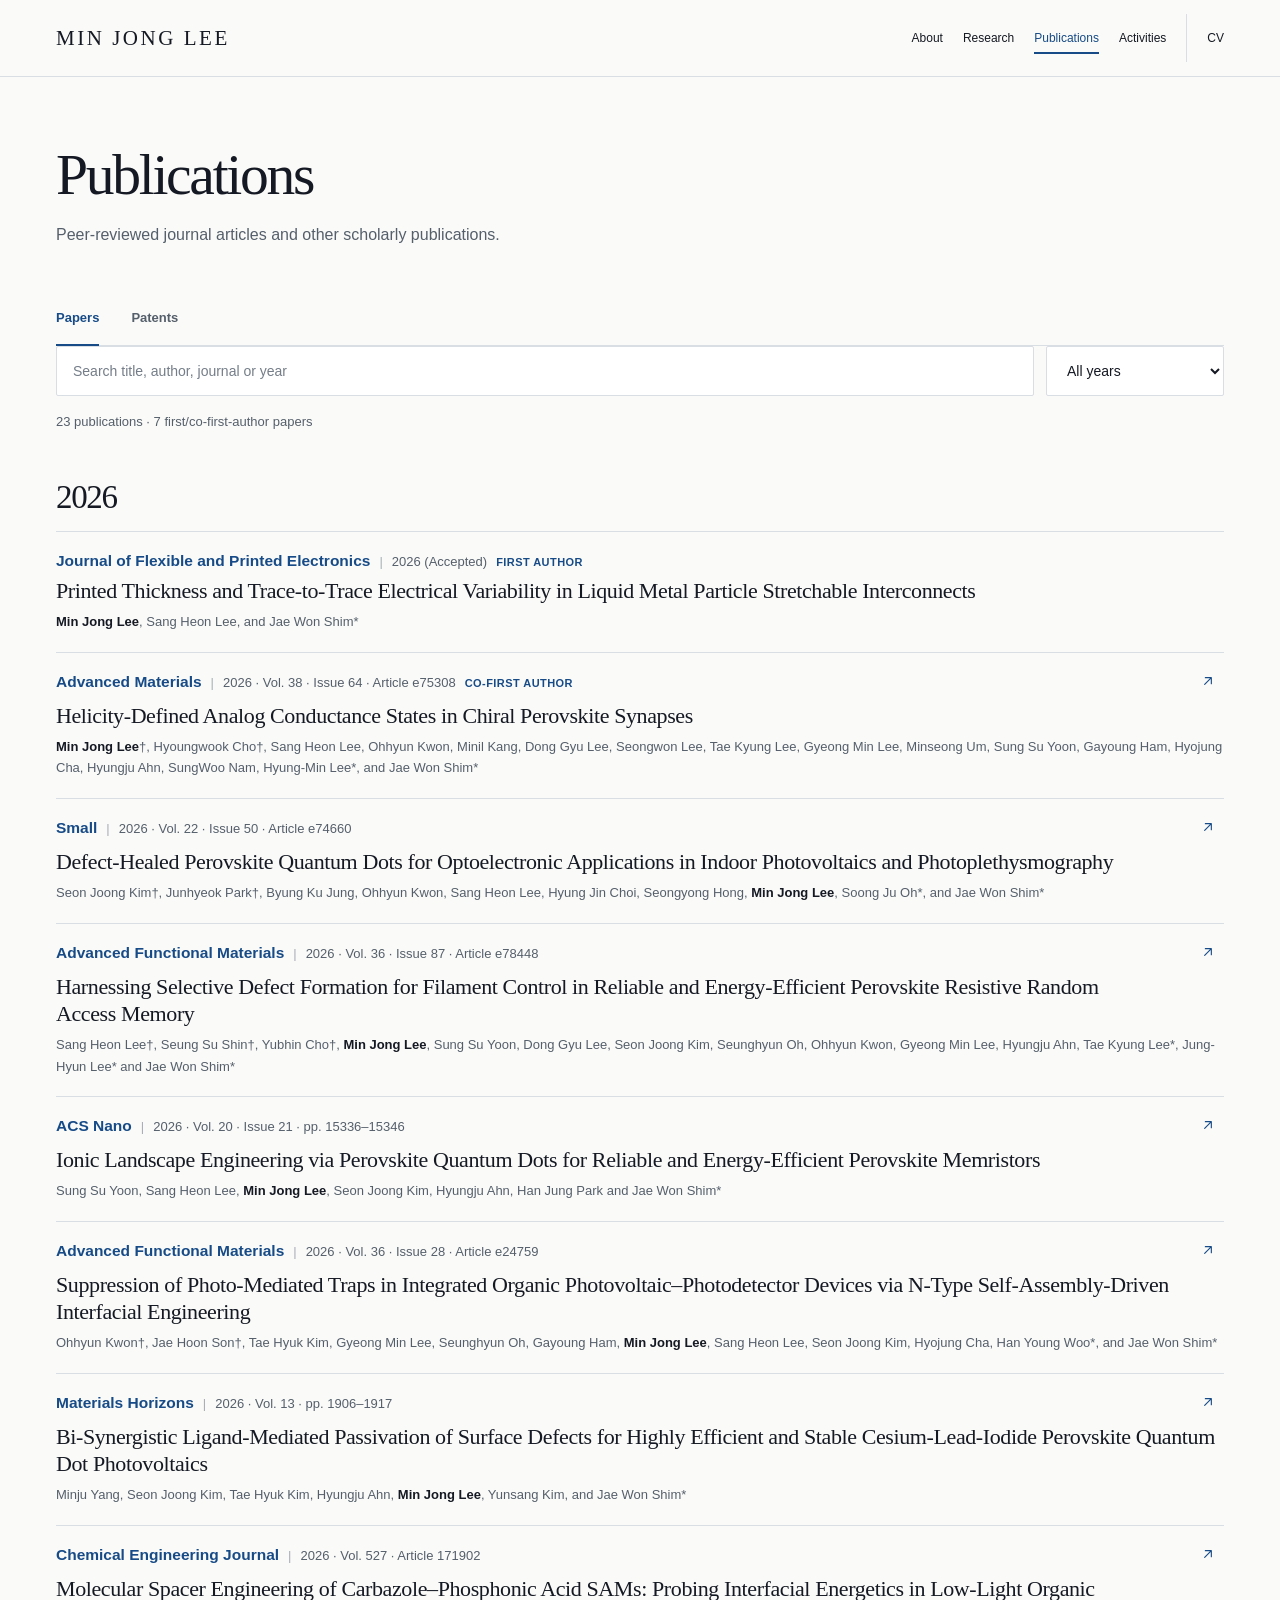
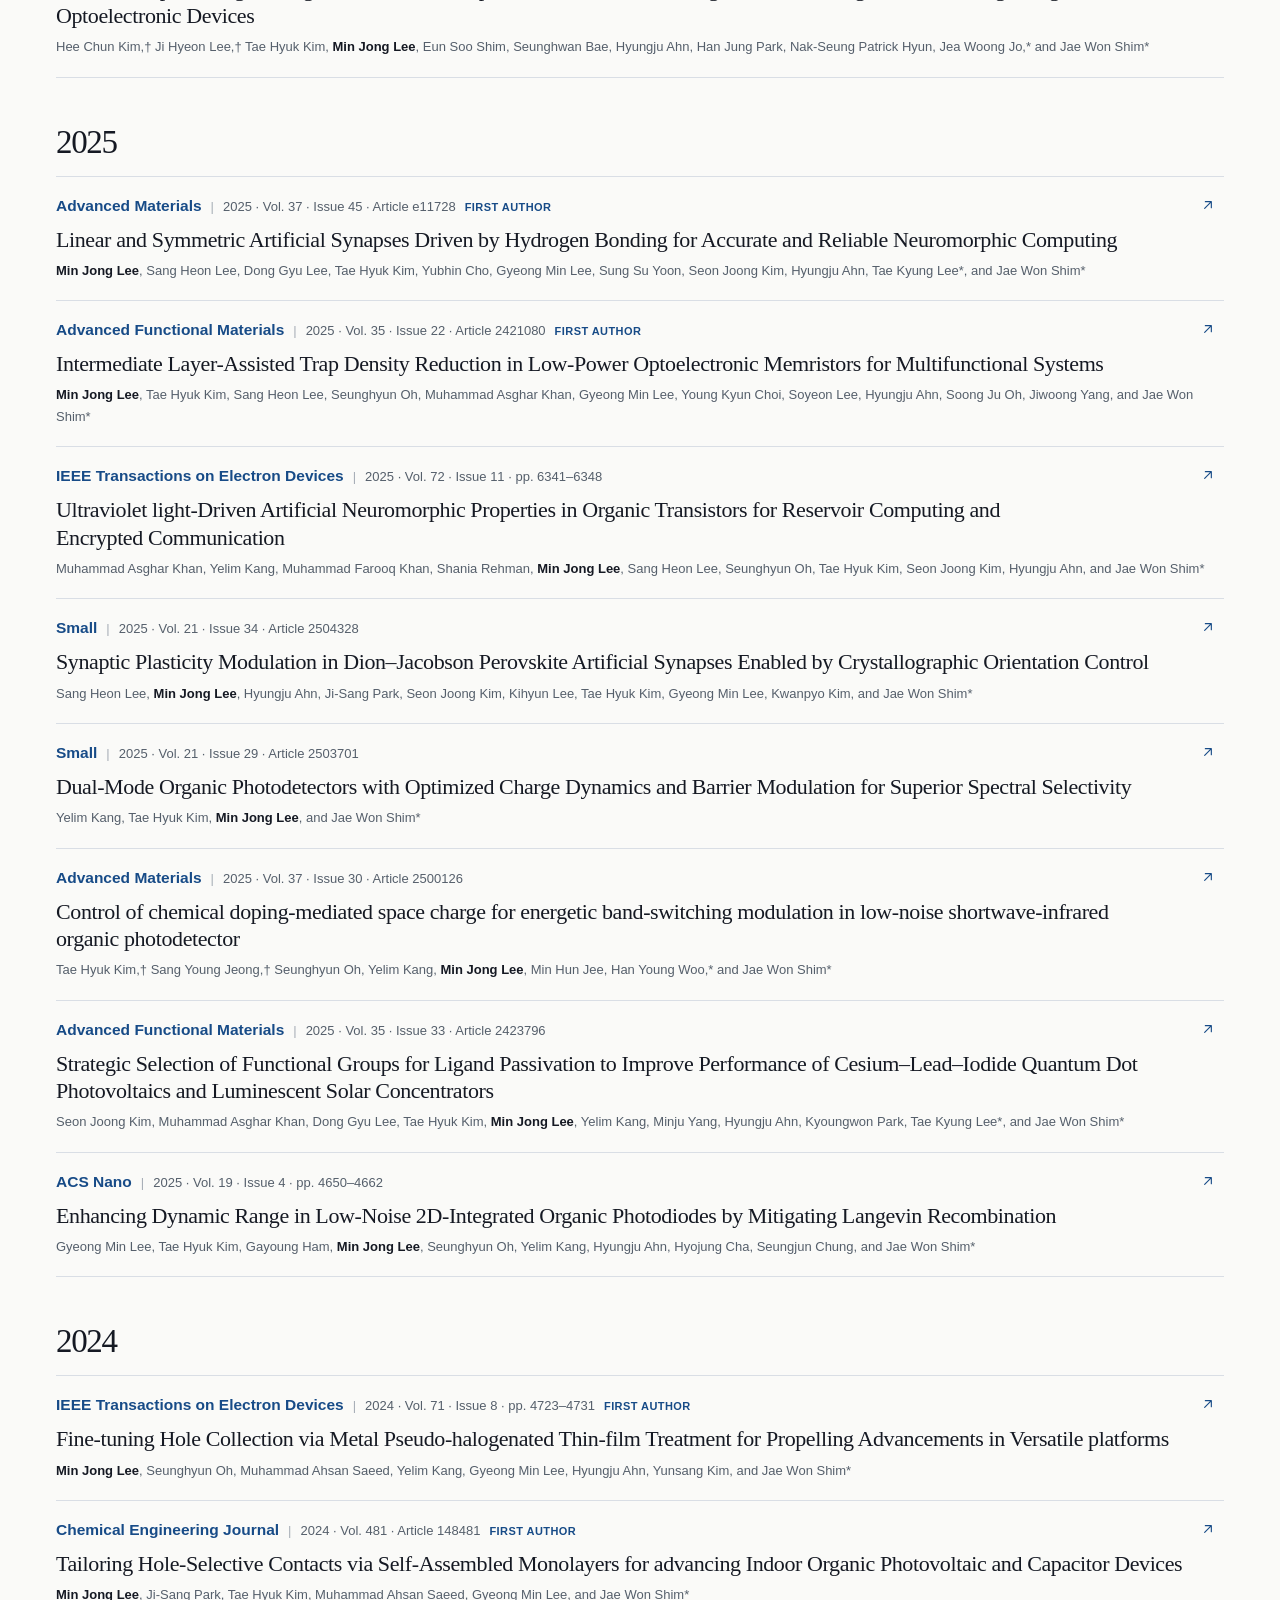
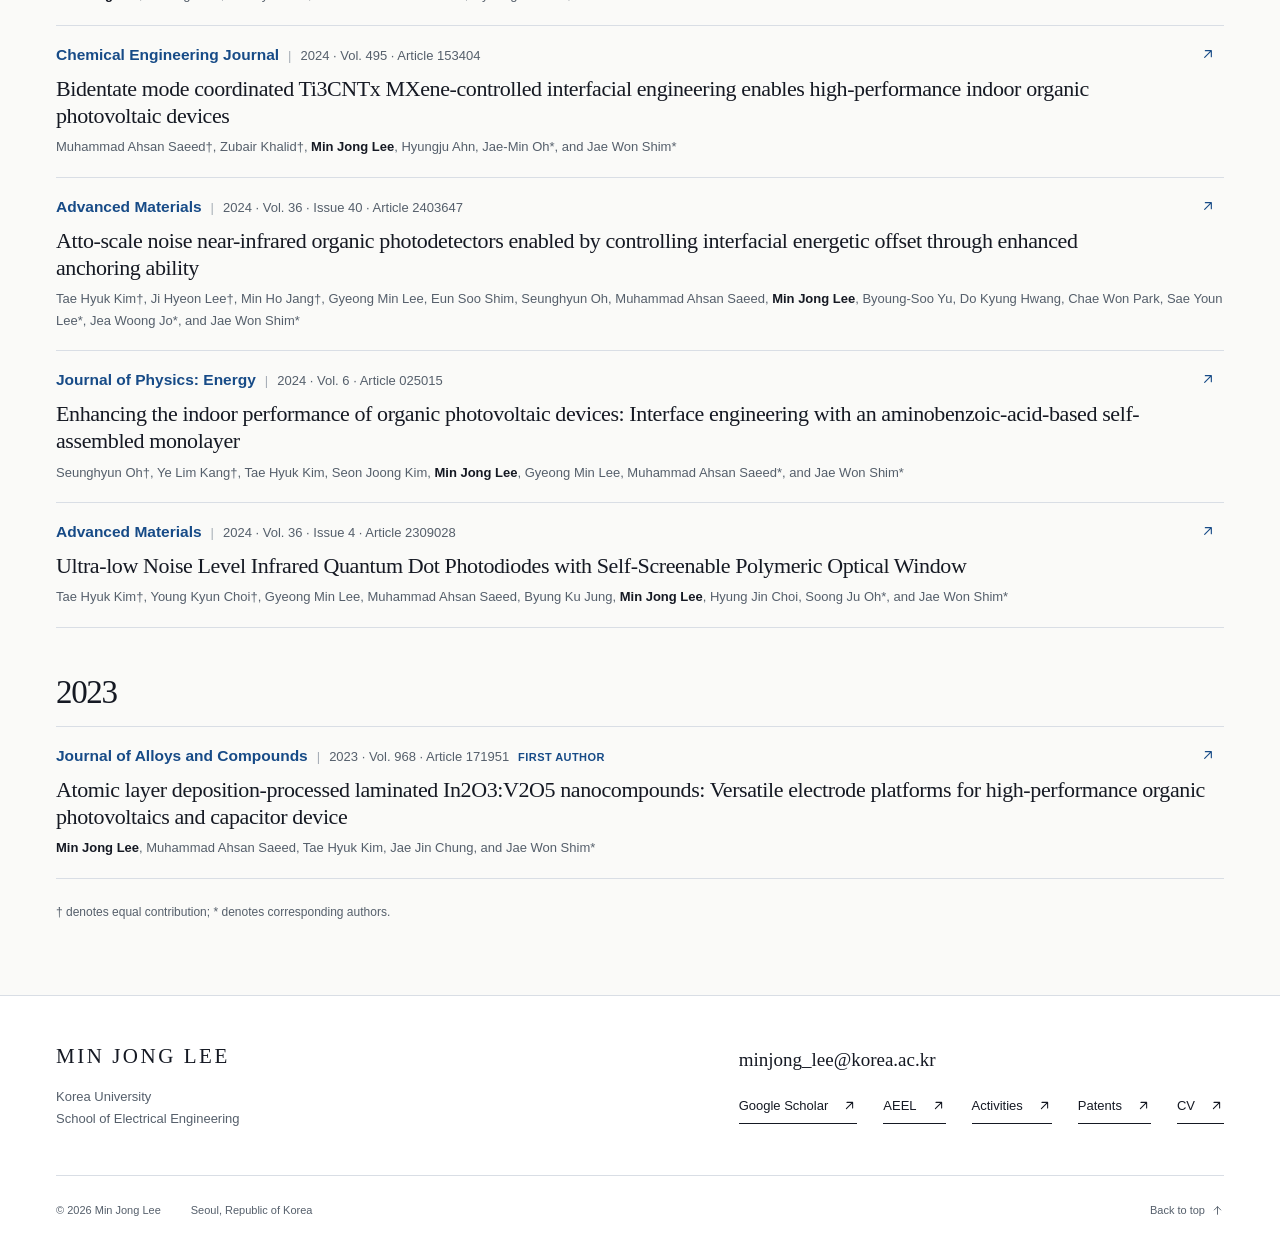
<file: conferences.html>
<!doctype html>
<html lang="en">
<head>
  <meta charset="utf-8">
  <meta name="viewport" content="width=device-width, initial-scale=1">
  <title>Conferences — Min Jong Lee</title>
  <meta name="description" content="Verified conference presentations and scholarly meetings by Min Jong Lee.">
  <meta name="theme-color" content="#fafaf8">
  <link rel="canonical" href="https://minjonglee.github.io/publications.html">
  <meta property="og:type" content="website">
  <meta property="og:site_name" content="Min Jong Lee · Device Physics and Reliability">
  <meta property="og:title" content="Conferences — Min Jong Lee">
  <meta property="og:description" content="Verified conference presentations and scholarly meetings by Min Jong Lee.">
  <meta property="og:url" content="https://minjonglee.github.io/publications.html">
  <meta property="og:image" content="https://minjonglee.github.io/assets/social-preview.png">
  <meta property="og:image:width" content="1200"><meta property="og:image:height" content="630">
  <meta property="og:image:alt" content="Min Jong Lee — From Interface Physics to Reliable Electronic Systems">
  <meta name="twitter:card" content="summary_large_image">
  <link rel="icon" type="image/svg+xml" href="favicon.svg">
  <link rel="stylesheet" href="styles.css?v=20261124-patents-3">
  <script src="script.js?v=20261124-patents-1" defer></script>
  <script type="application/ld+json">{"@context":"https://schema.org","@type":"Person","name":"Min Jong Lee","url":"https://minjonglee.github.io/","email":"mailto:minjong_lee@korea.ac.kr","affiliation":{"@type":"CollegeOrUniversity","name":"Korea University"},"sameAs":["https://scholar.google.co.kr/citations?user=-BlGIHUAAAAJ&hl=ko"]}</script>
<meta name="robots" content="noindex,follow"><meta http-equiv="refresh" content="0;url=publications.html">
</head>
<body class="" id="top">
  <a class="skip-link" href="#main">Skip to content</a>
  <header class="site-header"><div class="header-inner shell">
    <a class="brand" href="index.html" aria-label="Min Jong Lee, home">MIN JONG LEE<span class="brand-dot" aria-hidden="true">.</span></a>
    <button class="menu-toggle" type="button" aria-expanded="false" aria-controls="primary-nav" aria-label="Open navigation" hidden><span>Menu</span><span class="menu-symbol" aria-hidden="true">+</span></button>
    <nav id="primary-nav" class="primary-nav" aria-label="Primary navigation"><a href="about.html">About</a><a href="research.html">Research</a><a href="publications.html" aria-current="page">Publications</a><a href="activities.html">Activities</a><a class="nav-cv" href="cv.html">CV</a></nav>
  </div></header>
  <main id="main" tabindex="-1"><section class="page-hero shell"><h1>Conferences</h1><a class="text-link" href="publications.html" >View publications <svg viewBox="0 0 24 24" width="15" height="15" fill="none" stroke="currentColor" stroke-width="1.7" stroke-linecap="round" stroke-linejoin="round" aria-hidden="true" focusable="false"><path d="M7 17 17 7M8 7h9v9"/></svg></a></section></main>
  <footer class="site-footer" id="contact"><div class="shell"><div class="footer-top"><div><a class="brand" href="index.html">MIN JONG LEE</a><p>Korea University<br>School of Electrical Engineering</p></div><div class="footer-contact"><a class="footer-email" href="mailto:minjong_lee@korea.ac.kr">minjong_lee@korea.ac.kr</a><div class="profile-links"><a class="text-link" href="https://scholar.google.co.kr/citations?user=-BlGIHUAAAAJ&amp;hl=ko" >Google Scholar <svg viewBox="0 0 24 24" width="15" height="15" fill="none" stroke="currentColor" stroke-width="1.7" stroke-linecap="round" stroke-linejoin="round" aria-hidden="true" focusable="false"><path d="M7 17 17 7M8 7h9v9"/></svg></a><a class="text-link" href="https://shimgrp.korea.ac.kr/" >AEEL <svg viewBox="0 0 24 24" width="15" height="15" fill="none" stroke="currentColor" stroke-width="1.7" stroke-linecap="round" stroke-linejoin="round" aria-hidden="true" focusable="false"><path d="M7 17 17 7M8 7h9v9"/></svg></a><a class="text-link" href="activities.html" >Activities <svg viewBox="0 0 24 24" width="15" height="15" fill="none" stroke="currentColor" stroke-width="1.7" stroke-linecap="round" stroke-linejoin="round" aria-hidden="true" focusable="false"><path d="M7 17 17 7M8 7h9v9"/></svg></a><a class="text-link" href="patents.html" >Patents <svg viewBox="0 0 24 24" width="15" height="15" fill="none" stroke="currentColor" stroke-width="1.7" stroke-linecap="round" stroke-linejoin="round" aria-hidden="true" focusable="false"><path d="M7 17 17 7M8 7h9v9"/></svg></a><a class="text-link" href="cv.html" >CV <svg viewBox="0 0 24 24" width="15" height="15" fill="none" stroke="currentColor" stroke-width="1.7" stroke-linecap="round" stroke-linejoin="round" aria-hidden="true" focusable="false"><path d="M7 17 17 7M8 7h9v9"/></svg></a></div></div></div><div class="footer-bottom"><span>© <span id="copyright-year">2026</span> Min Jong Lee</span><span>Seoul, Republic of Korea</span><a href="#top">Back to top <svg viewBox="0 0 24 24" width="15" height="15" fill="none" stroke="currentColor" stroke-width="1.7" stroke-linecap="round" stroke-linejoin="round" aria-hidden="true" focusable="false"><path d="M12 19V5m-6 6 6-6 6 6"/></svg></a></div></div></footer>
</body>
</html>
</file>
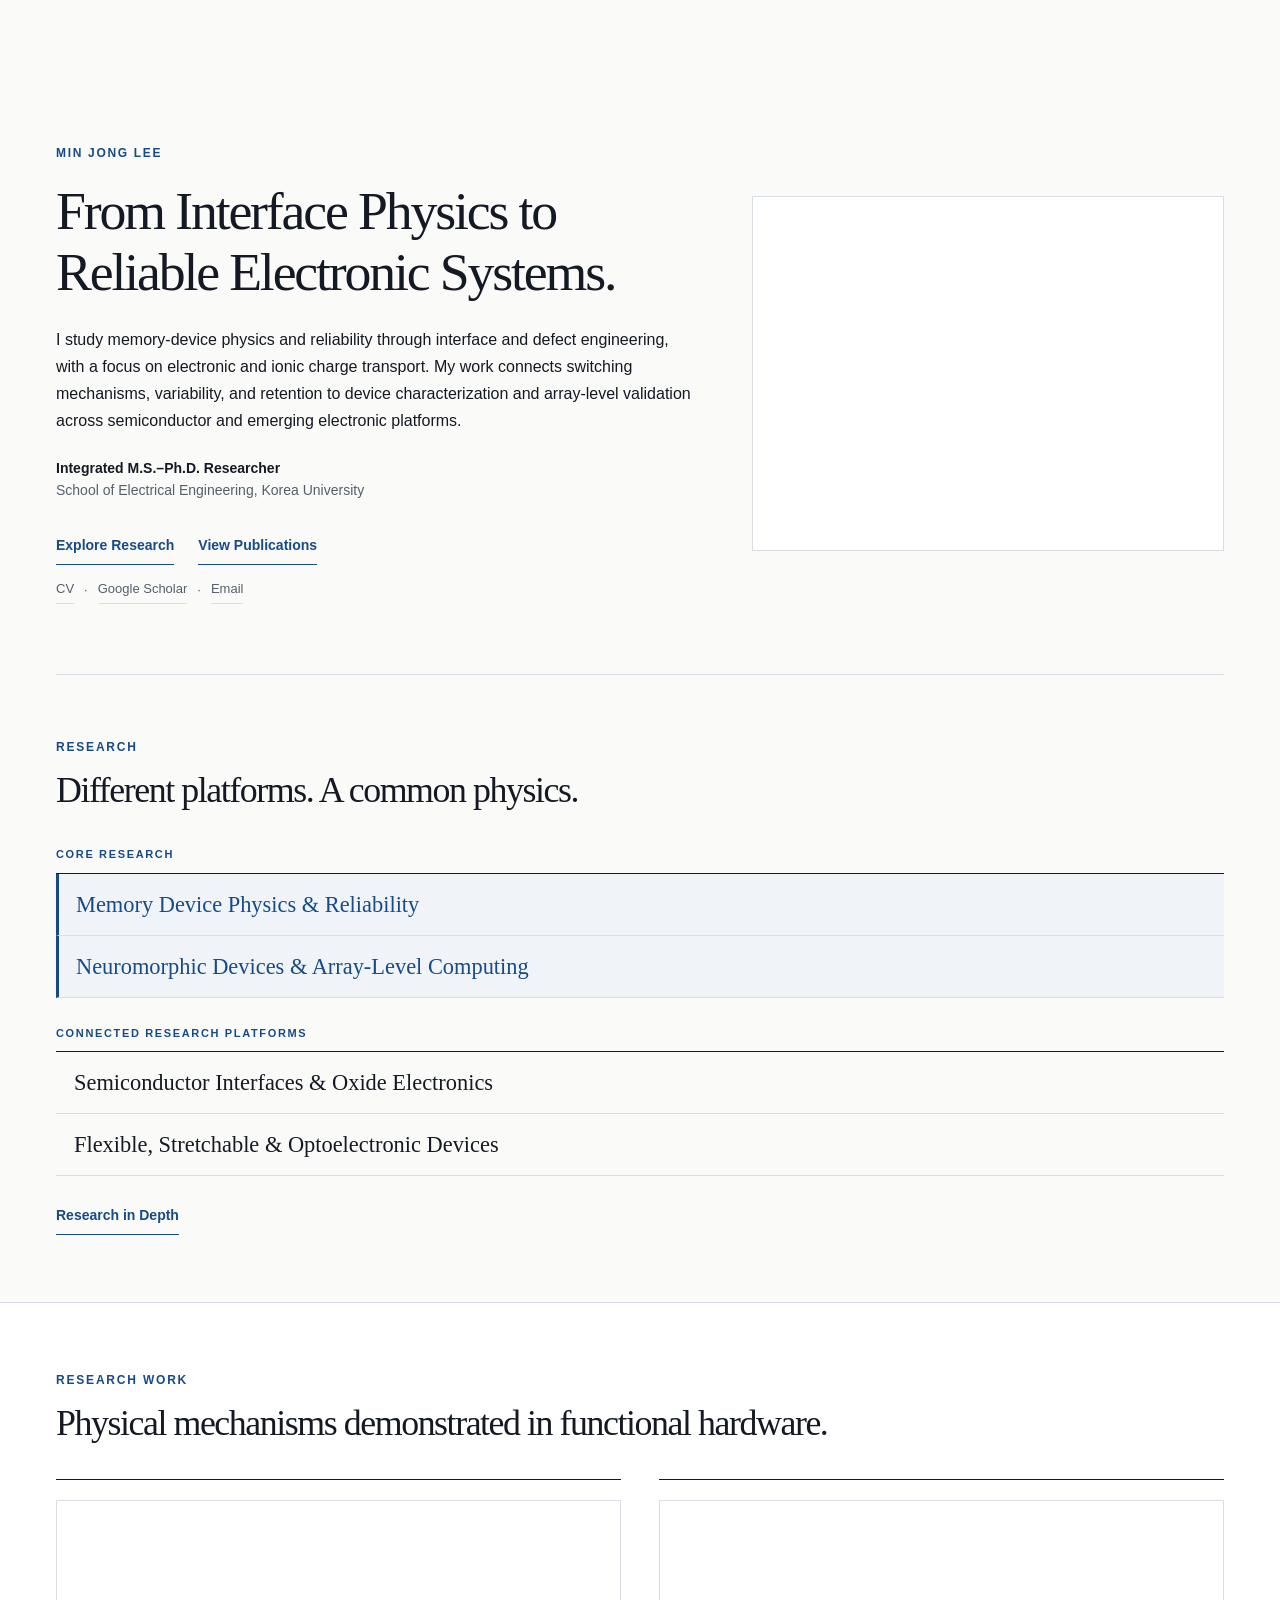
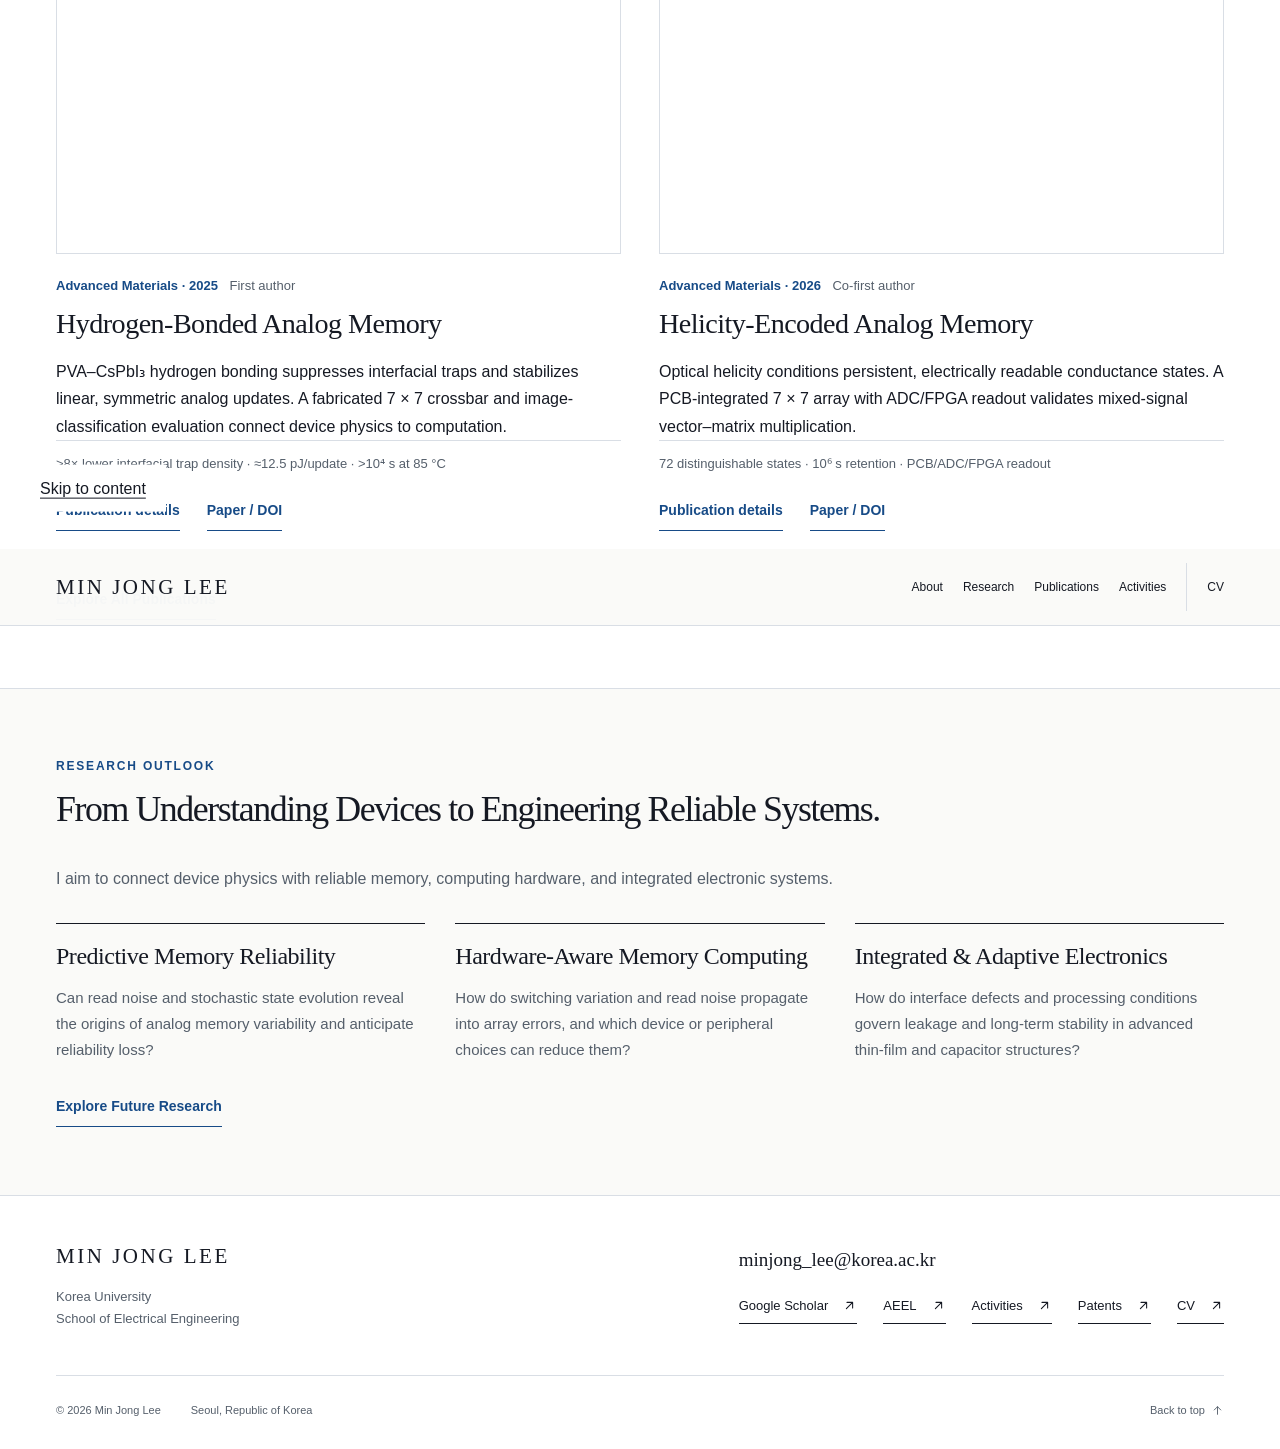
<file: contact.html>
<!doctype html>
<html lang="en">
<head>
  <meta charset="utf-8">
  <meta name="viewport" content="width=device-width, initial-scale=1">
  <title>Contact details — Min Jong Lee</title>
  <meta name="description" content="Continue to contact details for Min Jong Lee.">
  <meta name="theme-color" content="#fafaf8">
  <link rel="canonical" href="https://minjonglee.github.io/index.html">
  <meta property="og:type" content="website">
  <meta property="og:site_name" content="Min Jong Lee · Device Physics and Reliability">
  <meta property="og:title" content="Contact details — Min Jong Lee">
  <meta property="og:description" content="Continue to contact details for Min Jong Lee.">
  <meta property="og:url" content="https://minjonglee.github.io/index.html">
  <meta property="og:image" content="https://minjonglee.github.io/assets/social-preview.png">
  <meta property="og:image:width" content="1200"><meta property="og:image:height" content="630">
  <meta property="og:image:alt" content="Min Jong Lee — From Interface Physics to Reliable Electronic Systems">
  <meta name="twitter:card" content="summary_large_image">
  <link rel="icon" type="image/svg+xml" href="favicon.svg">
  <link rel="stylesheet" href="styles.css?v=20261124-patents-3">
  <script src="script.js?v=20261124-patents-1" defer></script>
  <script type="application/ld+json">{"@context":"https://schema.org","@type":"Person","name":"Min Jong Lee","url":"https://minjonglee.github.io/","email":"mailto:minjong_lee@korea.ac.kr","affiliation":{"@type":"CollegeOrUniversity","name":"Korea University"},"sameAs":["https://scholar.google.co.kr/citations?user=-BlGIHUAAAAJ&hl=ko"]}</script>
<meta name="robots" content="noindex,follow"><meta http-equiv="refresh" content="0;url=index.html#contact">
</head>
<body class="" id="top">
  <a class="skip-link" href="#main">Skip to content</a>
  <header class="site-header"><div class="header-inner shell">
    <a class="brand" href="index.html" aria-label="Min Jong Lee, home">MIN JONG LEE<span class="brand-dot" aria-hidden="true">.</span></a>
    <button class="menu-toggle" type="button" aria-expanded="false" aria-controls="primary-nav" aria-label="Open navigation" hidden><span>Menu</span><span class="menu-symbol" aria-hidden="true">+</span></button>
    <nav id="primary-nav" class="primary-nav" aria-label="Primary navigation"><a href="about.html">About</a><a href="research.html">Research</a><a href="publications.html">Publications</a><a href="activities.html">Activities</a><a class="nav-cv" href="cv.html">CV</a></nav>
  </div></header>
  <main id="main" tabindex="-1"><section class="page-hero shell"><h1>Contact details</h1><p>This page has moved.</p><a class="text-link" href="index.html#contact" >Continue to contact details <svg viewBox="0 0 24 24" width="15" height="15" fill="none" stroke="currentColor" stroke-width="1.7" stroke-linecap="round" stroke-linejoin="round" aria-hidden="true" focusable="false"><path d="M7 17 17 7M8 7h9v9"/></svg></a></section></main>
  <footer class="site-footer" id="contact"><div class="shell"><div class="footer-top"><div><a class="brand" href="index.html">MIN JONG LEE</a><p>Korea University<br>School of Electrical Engineering</p></div><div class="footer-contact"><a class="footer-email" href="mailto:minjong_lee@korea.ac.kr">minjong_lee@korea.ac.kr</a><div class="profile-links"><a class="text-link" href="https://scholar.google.co.kr/citations?user=-BlGIHUAAAAJ&amp;hl=ko" >Google Scholar <svg viewBox="0 0 24 24" width="15" height="15" fill="none" stroke="currentColor" stroke-width="1.7" stroke-linecap="round" stroke-linejoin="round" aria-hidden="true" focusable="false"><path d="M7 17 17 7M8 7h9v9"/></svg></a><a class="text-link" href="https://shimgrp.korea.ac.kr/" >AEEL <svg viewBox="0 0 24 24" width="15" height="15" fill="none" stroke="currentColor" stroke-width="1.7" stroke-linecap="round" stroke-linejoin="round" aria-hidden="true" focusable="false"><path d="M7 17 17 7M8 7h9v9"/></svg></a><a class="text-link" href="activities.html" >Activities <svg viewBox="0 0 24 24" width="15" height="15" fill="none" stroke="currentColor" stroke-width="1.7" stroke-linecap="round" stroke-linejoin="round" aria-hidden="true" focusable="false"><path d="M7 17 17 7M8 7h9v9"/></svg></a><a class="text-link" href="patents.html" >Patents <svg viewBox="0 0 24 24" width="15" height="15" fill="none" stroke="currentColor" stroke-width="1.7" stroke-linecap="round" stroke-linejoin="round" aria-hidden="true" focusable="false"><path d="M7 17 17 7M8 7h9v9"/></svg></a><a class="text-link" href="cv.html" >CV <svg viewBox="0 0 24 24" width="15" height="15" fill="none" stroke="currentColor" stroke-width="1.7" stroke-linecap="round" stroke-linejoin="round" aria-hidden="true" focusable="false"><path d="M7 17 17 7M8 7h9v9"/></svg></a></div></div></div><div class="footer-bottom"><span>© <span id="copyright-year">2026</span> Min Jong Lee</span><span>Seoul, Republic of Korea</span><a href="#top">Back to top <svg viewBox="0 0 24 24" width="15" height="15" fill="none" stroke="currentColor" stroke-width="1.7" stroke-linecap="round" stroke-linejoin="round" aria-hidden="true" focusable="false"><path d="M12 19V5m-6 6 6-6 6 6"/></svg></a></div></div></footer>
</body>
</html>
</file>
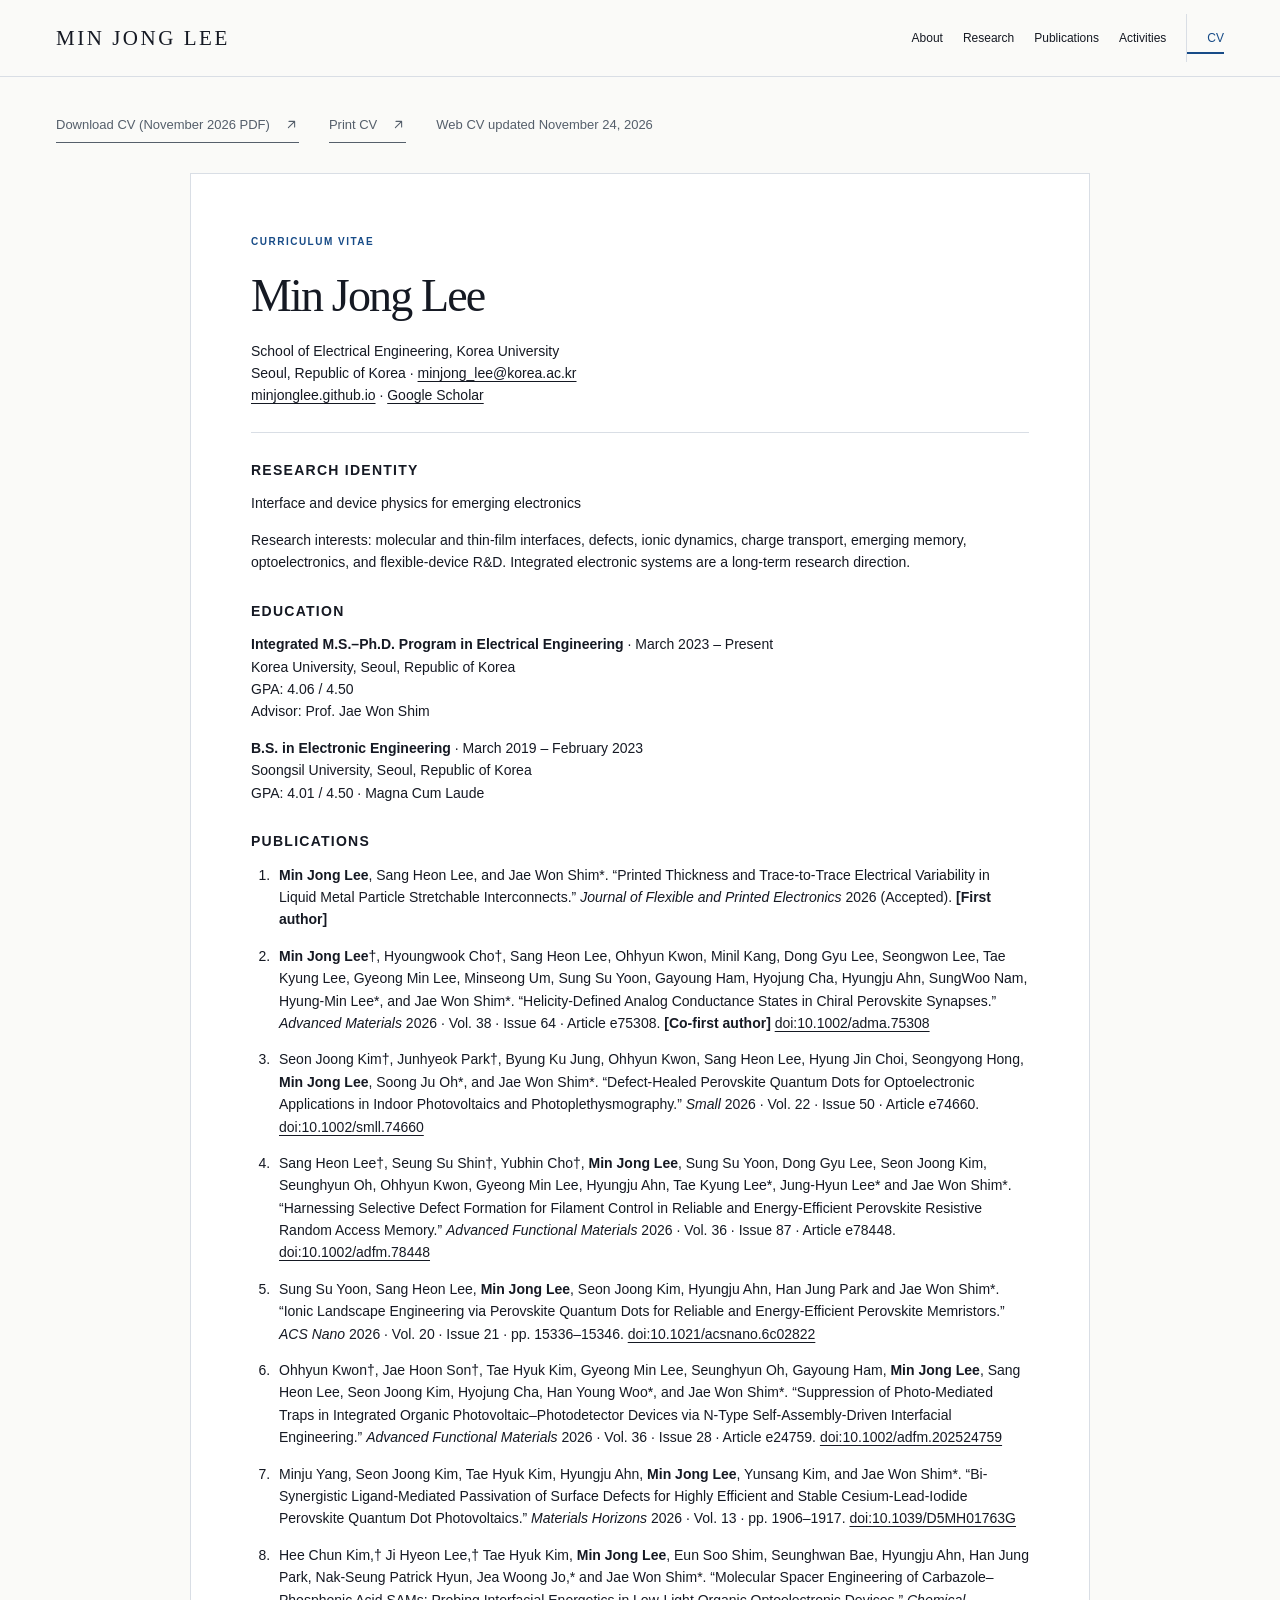
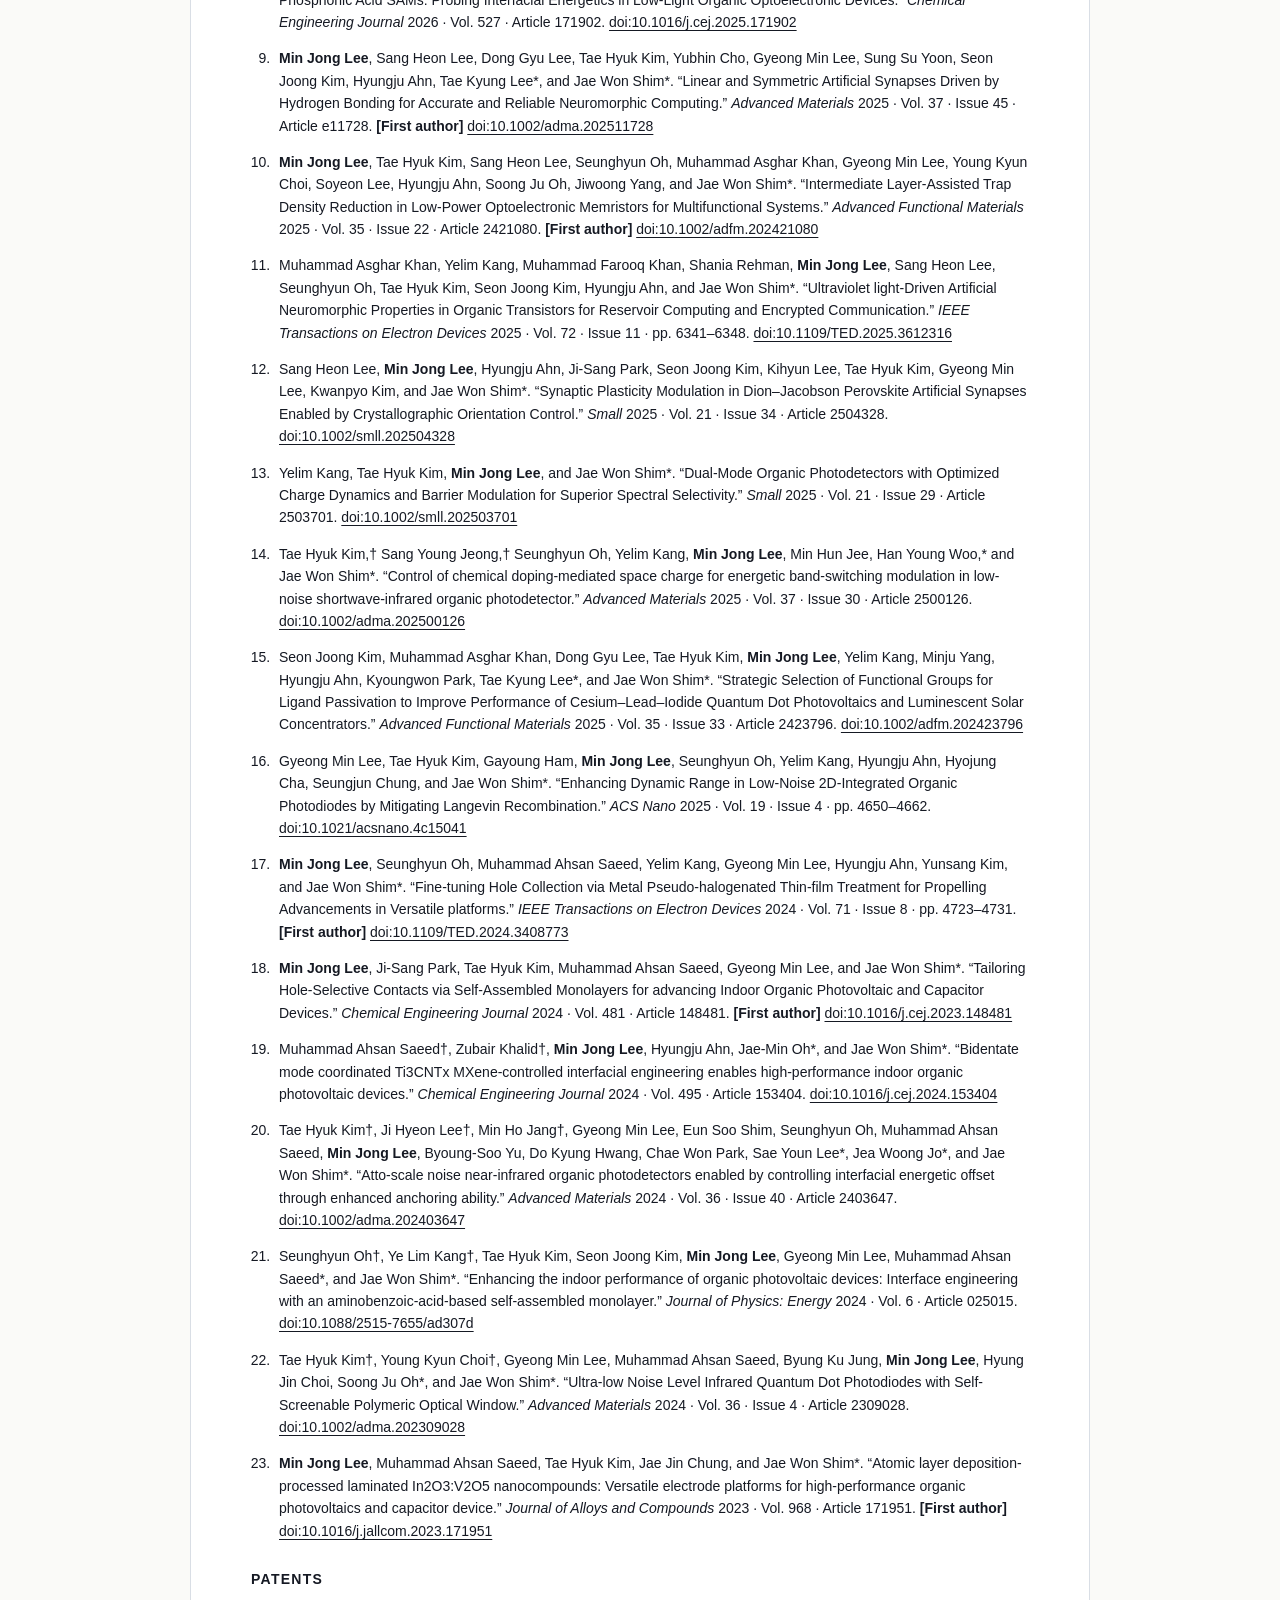
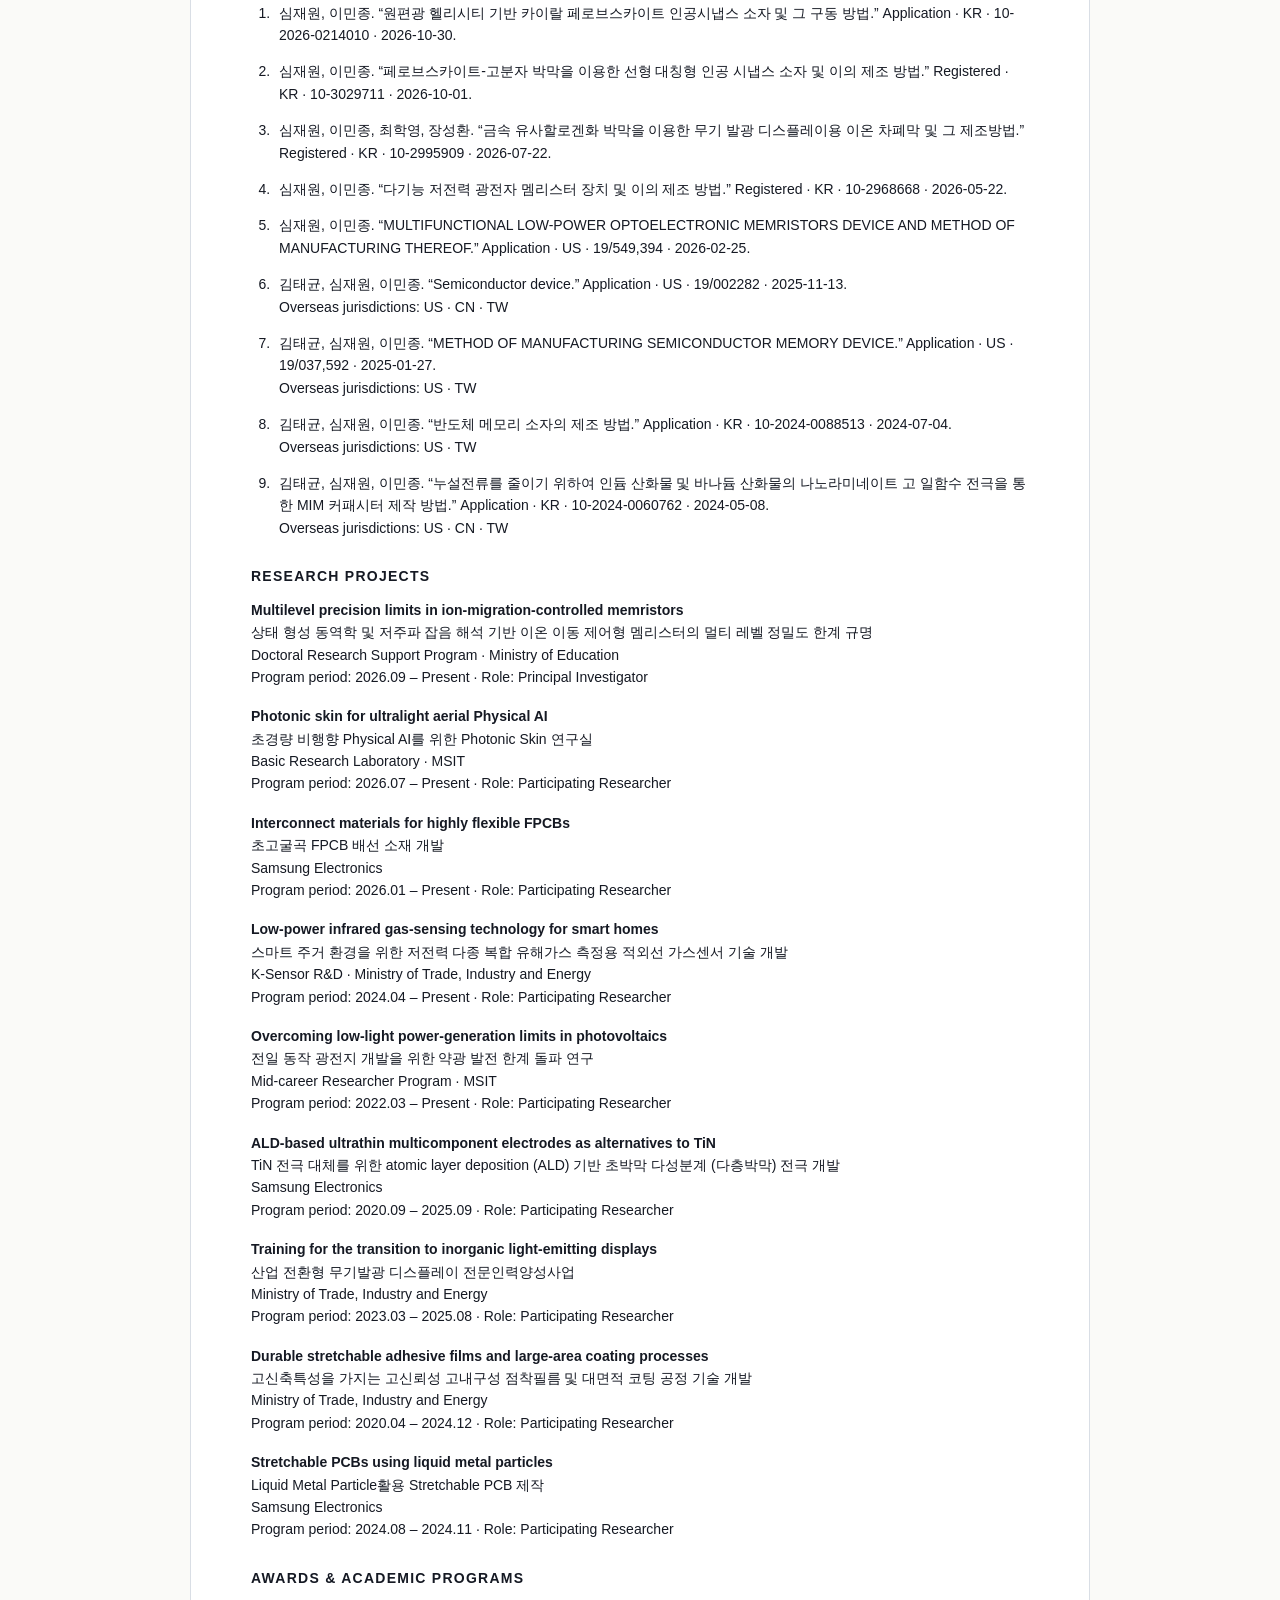
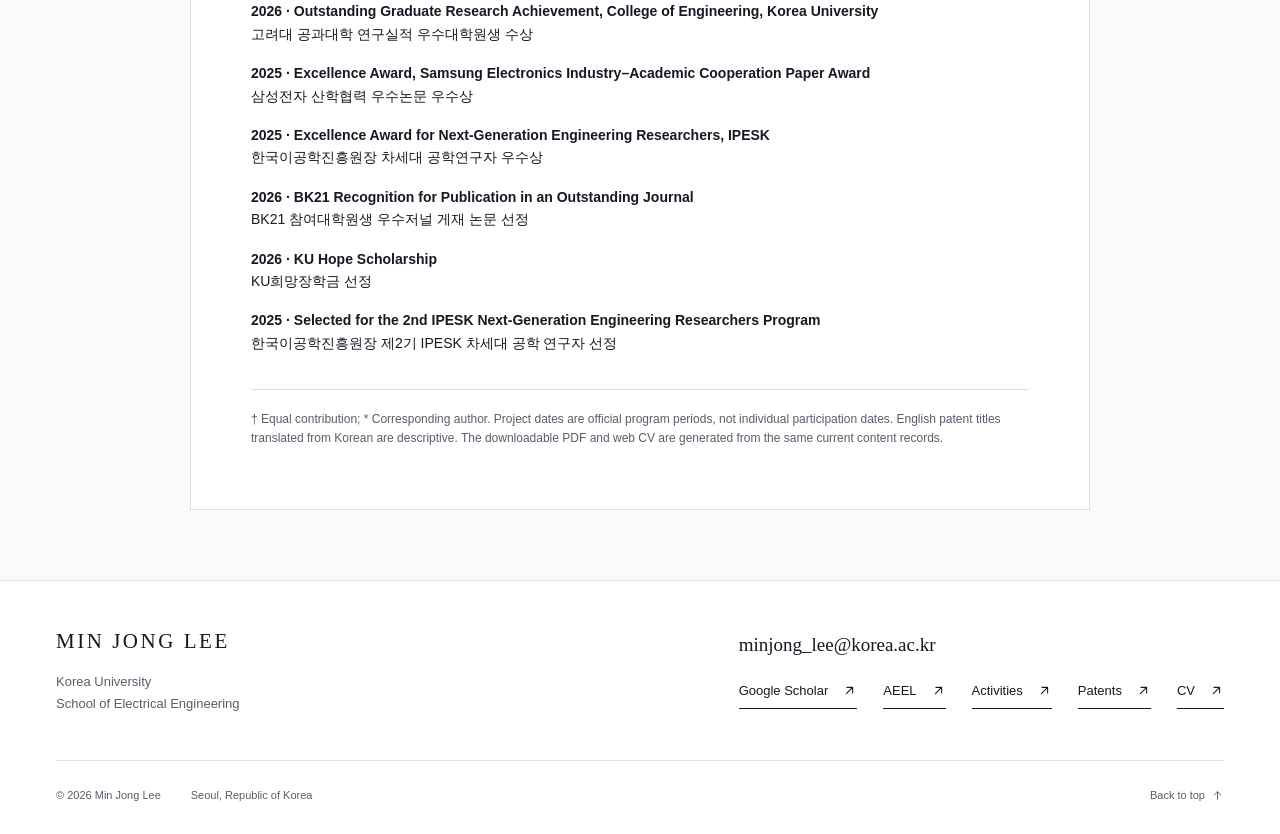
<file: cv.html>
<!doctype html>
<html lang="en">
<head>
  <meta charset="utf-8">
  <meta name="viewport" content="width=device-width, initial-scale=1">
  <title>Curriculum Vitae — Min Jong Lee</title>
  <meta name="description" content="Public academic CV of Min Jong Lee, including education, publications, patents, projects, and recognition.">
  <meta name="theme-color" content="#fafaf8">
  <link rel="canonical" href="https://minjonglee.github.io/cv.html">
  <meta property="og:type" content="website">
  <meta property="og:site_name" content="Min Jong Lee · Device Physics and Reliability">
  <meta property="og:title" content="Curriculum Vitae — Min Jong Lee">
  <meta property="og:description" content="Public academic CV of Min Jong Lee, including education, publications, patents, projects, and recognition.">
  <meta property="og:url" content="https://minjonglee.github.io/cv.html">
  <meta property="og:image" content="https://minjonglee.github.io/assets/social-preview.png">
  <meta property="og:image:width" content="1200"><meta property="og:image:height" content="630">
  <meta property="og:image:alt" content="Min Jong Lee — From Interface Physics to Reliable Electronic Systems">
  <meta name="twitter:card" content="summary_large_image">
  <link rel="icon" type="image/svg+xml" href="favicon.svg">
  <link rel="stylesheet" href="styles.css?v=20261124-patents-3">
  <script src="script.js?v=20261124-patents-1" defer></script>
  <script type="application/ld+json">{"@context":"https://schema.org","@type":"Person","name":"Min Jong Lee","url":"https://minjonglee.github.io/","email":"mailto:minjong_lee@korea.ac.kr","affiliation":{"@type":"CollegeOrUniversity","name":"Korea University"},"sameAs":["https://scholar.google.co.kr/citations?user=-BlGIHUAAAAJ&hl=ko"]}</script>

</head>
<body class="cv-page" id="top">
  <a class="skip-link" href="#main">Skip to content</a>
  <header class="site-header"><div class="header-inner shell">
    <a class="brand" href="index.html" aria-label="Min Jong Lee, home">MIN JONG LEE<span class="brand-dot" aria-hidden="true">.</span></a>
    <button class="menu-toggle" type="button" aria-expanded="false" aria-controls="primary-nav" aria-label="Open navigation" hidden><span>Menu</span><span class="menu-symbol" aria-hidden="true">+</span></button>
    <nav id="primary-nav" class="primary-nav" aria-label="Primary navigation"><a href="about.html">About</a><a href="research.html">Research</a><a href="publications.html">Publications</a><a href="activities.html">Activities</a><a class="nav-cv" href="cv.html" aria-current="page">CV</a></nav>
  </div></header>
  <main id="main" tabindex="-1"><div class="shell cv-toolbar"><a class="text-link" href="assets/min-jong-lee-cv.pdf" download>Download CV (November 2026 PDF) <svg viewBox="0 0 24 24" width="15" height="15" fill="none" stroke="currentColor" stroke-width="1.7" stroke-linecap="round" stroke-linejoin="round" aria-hidden="true" focusable="false"><path d="M7 17 17 7M8 7h9v9"/></svg></a><button class="text-link print-button" type="button" hidden>Print CV <svg viewBox="0 0 24 24" width="15" height="15" fill="none" stroke="currentColor" stroke-width="1.7" stroke-linecap="round" stroke-linejoin="round" aria-hidden="true" focusable="false"><path d="M7 17 17 7M8 7h9v9"/></svg></button><span>Web CV updated November 24, 2026</span></div><article class="cv-document shell"><header><p class="eyebrow">Curriculum vitae</p><h1>Min Jong Lee</h1><p>School of Electrical Engineering, Korea University<br>Seoul, Republic of Korea · <a href="mailto:minjong_lee@korea.ac.kr">minjong_lee@korea.ac.kr</a><br><a href="https://minjonglee.github.io/">minjonglee.github.io</a> · <a href="https://scholar.google.co.kr/citations?user=-BlGIHUAAAAJ&amp;hl=ko">Google Scholar</a></p></header><section><h2>Research identity</h2><p>Interface and device physics for emerging electronics</p><p>Research interests: molecular and thin-film interfaces, defects, ionic dynamics, charge transport, emerging memory, optoelectronics, and flexible-device R&amp;D. Integrated electronic systems are a long-term research direction.</p></section><section><h2>Education</h2><p><strong>Integrated M.S.–Ph.D. Program in Electrical Engineering</strong> · March 2023 – Present<br>Korea University, Seoul, Republic of Korea<br>GPA: 4.06 / 4.50<br>Advisor: Prof. Jae Won Shim</p><p><strong>B.S. in Electronic Engineering</strong> · March 2019 – February 2023<br>Soongsil University, Seoul, Republic of Korea<br>GPA: 4.01 / 4.50 · Magna Cum Laude</p></section><section><h2>Publications</h2><ol class="cv-publications"><li><p><strong>Min Jong Lee</strong>, Sang Heon Lee, and Jae Won Shim*. “Printed Thickness and Trace-to-Trace Electrical Variability in Liquid Metal Particle Stretchable Interconnects.” <em>Journal of Flexible and Printed Electronics</em> 2026 (Accepted). <strong>[First author]</strong></p></li><li><p><strong>Min Jong Lee</strong>†, Hyoungwook Cho†, Sang Heon Lee, Ohhyun Kwon, Minil Kang, Dong Gyu Lee, Seongwon Lee, Tae Kyung Lee, Gyeong Min Lee, Minseong Um, Sung Su Yoon, Gayoung Ham, Hyojung Cha, Hyungju Ahn, SungWoo Nam, Hyung-Min Lee*, and Jae Won Shim*. “Helicity-Defined Analog Conductance States in Chiral Perovskite Synapses.” <em>Advanced Materials</em> 2026 · Vol. 38 · Issue 64 · Article e75308. <strong>[Co-first author]</strong> <a href="https://doi.org/10.1002/adma.75308">doi:10.1002/adma.75308</a></p></li><li><p>Seon Joong Kim†, Junhyeok Park†, Byung Ku Jung, Ohhyun Kwon, Sang Heon Lee, Hyung Jin Choi, Seongyong Hong, <strong>Min Jong Lee</strong>, Soong Ju Oh*, and Jae Won Shim*. “Defect-Healed Perovskite Quantum Dots for Optoelectronic Applications in Indoor Photovoltaics and Photoplethysmography.” <em>Small</em> 2026 · Vol. 22 · Issue 50 · Article e74660. <a href="https://doi.org/10.1002/smll.74660">doi:10.1002/smll.74660</a></p></li><li><p>Sang Heon Lee†, Seung Su Shin†, Yubhin Cho†, <strong>Min Jong Lee</strong>, Sung Su Yoon, Dong Gyu Lee, Seon Joong Kim, Seunghyun Oh, Ohhyun Kwon, Gyeong Min Lee, Hyungju Ahn, Tae Kyung Lee*, Jung-Hyun Lee* and Jae Won Shim*. “Harnessing Selective Defect Formation for Filament Control in Reliable and Energy-Efficient Perovskite Resistive Random Access Memory.” <em>Advanced Functional Materials</em> 2026 · Vol. 36 · Issue 87 · Article e78448. <a href="https://doi.org/10.1002/adfm.78448">doi:10.1002/adfm.78448</a></p></li><li><p>Sung Su Yoon, Sang Heon Lee, <strong>Min Jong Lee</strong>, Seon Joong Kim, Hyungju Ahn, Han Jung Park and Jae Won Shim*. “Ionic Landscape Engineering via Perovskite Quantum Dots for Reliable and Energy-Efficient Perovskite Memristors.” <em>ACS Nano</em> 2026 · Vol. 20 · Issue 21 · pp. 15336–15346. <a href="https://doi.org/10.1021/acsnano.6c02822">doi:10.1021/acsnano.6c02822</a></p></li><li><p>Ohhyun Kwon†, Jae Hoon Son†, Tae Hyuk Kim, Gyeong Min Lee, Seunghyun Oh, Gayoung Ham, <strong>Min Jong Lee</strong>, Sang Heon Lee, Seon Joong Kim, Hyojung Cha, Han Young Woo*, and Jae Won Shim*. “Suppression of Photo-Mediated Traps in Integrated Organic Photovoltaic–Photodetector Devices via N-Type Self-Assembly-Driven Interfacial Engineering.” <em>Advanced Functional Materials</em> 2026 · Vol. 36 · Issue 28 · Article e24759. <a href="https://doi.org/10.1002/adfm.202524759">doi:10.1002/adfm.202524759</a></p></li><li><p>Minju Yang, Seon Joong Kim, Tae Hyuk Kim, Hyungju Ahn, <strong>Min Jong Lee</strong>, Yunsang Kim, and Jae Won Shim*. “Bi-Synergistic Ligand-Mediated Passivation of Surface Defects for Highly Efficient and Stable Cesium-Lead-Iodide Perovskite Quantum Dot Photovoltaics.” <em>Materials Horizons</em> 2026 · Vol. 13 · pp. 1906–1917. <a href="https://doi.org/10.1039/D5MH01763G">doi:10.1039/D5MH01763G</a></p></li><li><p>Hee Chun Kim,† Ji Hyeon Lee,† Tae Hyuk Kim, <strong>Min Jong Lee</strong>, Eun Soo Shim, Seunghwan Bae, Hyungju Ahn, Han Jung Park, Nak-Seung Patrick Hyun, Jea Woong Jo,* and Jae Won Shim*. “Molecular Spacer Engineering of Carbazole–Phosphonic Acid SAMs: Probing Interfacial Energetics in Low-Light Organic Optoelectronic Devices.” <em>Chemical Engineering Journal</em> 2026 · Vol. 527 · Article 171902. <a href="https://doi.org/10.1016/j.cej.2025.171902">doi:10.1016/j.cej.2025.171902</a></p></li><li><p><strong>Min Jong Lee</strong>, Sang Heon Lee, Dong Gyu Lee, Tae Hyuk Kim, Yubhin Cho, Gyeong Min Lee, Sung Su Yoon, Seon Joong Kim, Hyungju Ahn, Tae Kyung Lee*, and Jae Won Shim*. “Linear and Symmetric Artificial Synapses Driven by Hydrogen Bonding for Accurate and Reliable Neuromorphic Computing.” <em>Advanced Materials</em> 2025 · Vol. 37 · Issue 45 · Article e11728. <strong>[First author]</strong> <a href="https://doi.org/10.1002/adma.202511728">doi:10.1002/adma.202511728</a></p></li><li><p><strong>Min Jong Lee</strong>, Tae Hyuk Kim, Sang Heon Lee, Seunghyun Oh, Muhammad Asghar Khan, Gyeong Min Lee, Young Kyun Choi, Soyeon Lee, Hyungju Ahn, Soong Ju Oh, Jiwoong Yang, and Jae Won Shim*. “Intermediate Layer-Assisted Trap Density Reduction in Low-Power Optoelectronic Memristors for Multifunctional Systems.” <em>Advanced Functional Materials</em> 2025 · Vol. 35 · Issue 22 · Article 2421080. <strong>[First author]</strong> <a href="https://doi.org/10.1002/adfm.202421080">doi:10.1002/adfm.202421080</a></p></li><li><p>Muhammad Asghar Khan, Yelim Kang, Muhammad Farooq Khan, Shania Rehman, <strong>Min Jong Lee</strong>, Sang Heon Lee, Seunghyun Oh, Tae Hyuk Kim, Seon Joong Kim, Hyungju Ahn, and Jae Won Shim*. “Ultraviolet light-Driven Artificial Neuromorphic Properties in Organic Transistors for Reservoir Computing and Encrypted Communication.” <em>IEEE Transactions on Electron Devices</em> 2025 · Vol. 72 · Issue 11 · pp. 6341–6348. <a href="https://doi.org/10.1109/TED.2025.3612316">doi:10.1109/TED.2025.3612316</a></p></li><li><p>Sang Heon Lee, <strong>Min Jong Lee</strong>, Hyungju Ahn, Ji-Sang Park, Seon Joong Kim, Kihyun Lee, Tae Hyuk Kim, Gyeong Min Lee, Kwanpyo Kim, and Jae Won Shim*. “Synaptic Plasticity Modulation in Dion–Jacobson Perovskite Artificial Synapses Enabled by Crystallographic Orientation Control.” <em>Small</em> 2025 · Vol. 21 · Issue 34 · Article 2504328. <a href="https://doi.org/10.1002/smll.202504328">doi:10.1002/smll.202504328</a></p></li><li><p>Yelim Kang, Tae Hyuk Kim, <strong>Min Jong Lee</strong>, and Jae Won Shim*. “Dual-Mode Organic Photodetectors with Optimized Charge Dynamics and Barrier Modulation for Superior Spectral Selectivity.” <em>Small</em> 2025 · Vol. 21 · Issue 29 · Article 2503701. <a href="https://doi.org/10.1002/smll.202503701">doi:10.1002/smll.202503701</a></p></li><li><p>Tae Hyuk Kim,† Sang Young Jeong,† Seunghyun Oh, Yelim Kang, <strong>Min Jong Lee</strong>, Min Hun Jee, Han Young Woo,* and Jae Won Shim*. “Control of chemical doping-mediated space charge for energetic band-switching modulation in low-noise shortwave-infrared organic photodetector.” <em>Advanced Materials</em> 2025 · Vol. 37 · Issue 30 · Article 2500126. <a href="https://doi.org/10.1002/adma.202500126">doi:10.1002/adma.202500126</a></p></li><li><p>Seon Joong Kim, Muhammad Asghar Khan, Dong Gyu Lee, Tae Hyuk Kim, <strong>Min Jong Lee</strong>, Yelim Kang, Minju Yang, Hyungju Ahn, Kyoungwon Park, Tae Kyung Lee*, and Jae Won Shim*. “Strategic Selection of Functional Groups for Ligand Passivation to Improve Performance of Cesium–Lead–Iodide Quantum Dot Photovoltaics and Luminescent Solar Concentrators.” <em>Advanced Functional Materials</em> 2025 · Vol. 35 · Issue 33 · Article 2423796. <a href="https://doi.org/10.1002/adfm.202423796">doi:10.1002/adfm.202423796</a></p></li><li><p>Gyeong Min Lee, Tae Hyuk Kim, Gayoung Ham, <strong>Min Jong Lee</strong>, Seunghyun Oh, Yelim Kang, Hyungju Ahn, Hyojung Cha, Seungjun Chung, and Jae Won Shim*. “Enhancing Dynamic Range in Low-Noise 2D-Integrated Organic Photodiodes by Mitigating Langevin Recombination.” <em>ACS Nano</em> 2025 · Vol. 19 · Issue 4 · pp. 4650–4662. <a href="https://doi.org/10.1021/acsnano.4c15041">doi:10.1021/acsnano.4c15041</a></p></li><li><p><strong>Min Jong Lee</strong>, Seunghyun Oh, Muhammad Ahsan Saeed, Yelim Kang, Gyeong Min Lee, Hyungju Ahn, Yunsang Kim, and Jae Won Shim*. “Fine-tuning Hole Collection via Metal Pseudo-halogenated Thin-film Treatment for Propelling Advancements in Versatile platforms.” <em>IEEE Transactions on Electron Devices</em> 2024 · Vol. 71 · Issue 8 · pp. 4723–4731. <strong>[First author]</strong> <a href="https://doi.org/10.1109/TED.2024.3408773">doi:10.1109/TED.2024.3408773</a></p></li><li><p><strong>Min Jong Lee</strong>, Ji-Sang Park, Tae Hyuk Kim, Muhammad Ahsan Saeed, Gyeong Min Lee, and Jae Won Shim*. “Tailoring Hole-Selective Contacts via Self-Assembled Monolayers for advancing Indoor Organic Photovoltaic and Capacitor Devices.” <em>Chemical Engineering Journal</em> 2024 · Vol. 481 · Article 148481. <strong>[First author]</strong> <a href="https://doi.org/10.1016/j.cej.2023.148481">doi:10.1016/j.cej.2023.148481</a></p></li><li><p>Muhammad Ahsan Saeed†, Zubair Khalid†, <strong>Min Jong Lee</strong>, Hyungju Ahn, Jae-Min Oh*, and Jae Won Shim*. “Bidentate mode coordinated Ti3CNTx MXene-controlled interfacial engineering enables high-performance indoor organic photovoltaic devices.” <em>Chemical Engineering Journal</em> 2024 · Vol. 495 · Article 153404. <a href="https://doi.org/10.1016/j.cej.2024.153404">doi:10.1016/j.cej.2024.153404</a></p></li><li><p>Tae Hyuk Kim†, Ji Hyeon Lee†, Min Ho Jang†, Gyeong Min Lee, Eun Soo Shim, Seunghyun Oh, Muhammad Ahsan Saeed, <strong>Min Jong Lee</strong>, Byoung-Soo Yu, Do Kyung Hwang, Chae Won Park, Sae Youn Lee*, Jea Woong Jo*, and Jae Won Shim*. “Atto-scale noise near-infrared organic photodetectors enabled by controlling interfacial energetic offset through enhanced anchoring ability.” <em>Advanced Materials</em> 2024 · Vol. 36 · Issue 40 · Article 2403647. <a href="https://doi.org/10.1002/adma.202403647">doi:10.1002/adma.202403647</a></p></li><li><p>Seunghyun Oh†, Ye Lim Kang†, Tae Hyuk Kim, Seon Joong Kim, <strong>Min Jong Lee</strong>, Gyeong Min Lee, Muhammad Ahsan Saeed*, and Jae Won Shim*. “Enhancing the indoor performance of organic photovoltaic devices: Interface engineering with an aminobenzoic-acid-based self-assembled monolayer.” <em>Journal of Physics: Energy</em> 2024 · Vol. 6 · Article 025015. <a href="https://doi.org/10.1088/2515-7655/ad307d">doi:10.1088/2515-7655/ad307d</a></p></li><li><p>Tae Hyuk Kim†, Young Kyun Choi†, Gyeong Min Lee, Muhammad Ahsan Saeed, Byung Ku Jung, <strong>Min Jong Lee</strong>, Hyung Jin Choi, Soong Ju Oh*, and Jae Won Shim*. “Ultra-low Noise Level Infrared Quantum Dot Photodiodes with Self-Screenable Polymeric Optical Window.” <em>Advanced Materials</em> 2024 · Vol. 36 · Issue 4 · Article 2309028. <a href="https://doi.org/10.1002/adma.202309028">doi:10.1002/adma.202309028</a></p></li><li><p><strong>Min Jong Lee</strong>, Muhammad Ahsan Saeed, Tae Hyuk Kim, Jae Jin Chung, and Jae Won Shim*. “Atomic layer deposition-processed laminated In2O3:V2O5 nanocompounds: Versatile electrode platforms for high-performance organic photovoltaics and capacitor device.” <em>Journal of Alloys and Compounds</em> 2023 · Vol. 968 · Article 171951. <strong>[First author]</strong> <a href="https://doi.org/10.1016/j.jallcom.2023.171951">doi:10.1016/j.jallcom.2023.171951</a></p></li></ol></section><section><h2>Patents</h2><ol><li><p><span lang="ko">심재원, 이민종</span>. “<span lang="ko">원편광 헬리시티 기반 카이랄 페로브스카이트 인공시냅스 소자 및 그 구동 방법</span>.” Application · KR · 10-2026-0214010 · 2026-10-30.</p></li><li><p><span lang="ko">심재원, 이민종</span>. “<span lang="ko">페로브스카이트-고분자 박막을 이용한 선형 대칭형 인공 시냅스 소자 및 이의 제조 방법</span>.” Registered · KR · 10-3029711 · 2026-10-01.</p></li><li><p><span lang="ko">심재원, 이민종, 최학영, 장성환</span>. “<span lang="ko">금속 유사할로겐화 박막을 이용한 무기 발광 디스플레이용 이온 차폐막 및 그 제조방법</span>.” Registered · KR · 10-2995909 · 2026-07-22.</p></li><li><p><span lang="ko">심재원, 이민종</span>. “<span lang="ko">다기능 저전력 광전자 멤리스터 장치 및 이의 제조 방법</span>.” Registered · KR · 10-2968668 · 2026-05-22.</p></li><li><p><span lang="ko">심재원, 이민종</span>. “<span >MULTIFUNCTIONAL LOW-POWER OPTOELECTRONIC MEMRISTORS DEVICE AND METHOD OF MANUFACTURING THEREOF</span>.” Application · US · 19/549,394 · 2026-02-25.</p></li><li><p><span lang="ko">김태균, 심재원, 이민종</span>. “<span >Semiconductor device</span>.” Application · US · 19/002282 · 2025-11-13.<br>Overseas jurisdictions: US · CN · TW</p></li><li><p><span lang="ko">김태균, 심재원, 이민종</span>. “<span >METHOD OF MANUFACTURING SEMICONDUCTOR MEMORY DEVICE</span>.” Application · US · 19/037,592 · 2025-01-27.<br>Overseas jurisdictions: US · TW</p></li><li><p><span lang="ko">김태균, 심재원, 이민종</span>. “<span lang="ko">반도체 메모리 소자의 제조 방법</span>.” Application · KR · 10-2024-0088513 · 2024-07-04.<br>Overseas jurisdictions: US · TW</p></li><li><p><span lang="ko">김태균, 심재원, 이민종</span>. “<span lang="ko">누설전류를 줄이기 위하여 인듐 산화물 및 바나듐 산화물의 나노라미네이트 고 일함수 전극을 통한 MIM 커패시터 제작 방법</span>.” Application · KR · 10-2024-0060762 · 2024-05-08.<br>Overseas jurisdictions: US · CN · TW</p></li></ol></section><section><h2>Research projects</h2><div class="cv-entry"><p><strong>Multilevel precision limits in ion-migration-controlled memristors</strong><br><span lang="ko">상태 형성 동역학 및 저주파 잡음 해석 기반 이온 이동 제어형 멤리스터의 멀티 레벨 정밀도 한계 규명</span><br>Doctoral Research Support Program · Ministry of Education<br>Program period: 2026.09 – Present · Role: Principal Investigator</p></div><div class="cv-entry"><p><strong>Photonic skin for ultralight aerial Physical AI</strong><br><span lang="ko">초경량 비행향 Physical AI를 위한 Photonic Skin 연구실</span><br>Basic Research Laboratory · MSIT<br>Program period: 2026.07 – Present · Role: Participating Researcher</p></div><div class="cv-entry"><p><strong>Interconnect materials for highly flexible FPCBs</strong><br><span lang="ko">초고굴곡 FPCB 배선 소재 개발</span><br>Samsung Electronics<br>Program period: 2026.01 – Present · Role: Participating Researcher</p></div><div class="cv-entry"><p><strong>Low-power infrared gas-sensing technology for smart homes</strong><br><span lang="ko">스마트 주거 환경을 위한 저전력 다종 복합 유해가스 측정용 적외선 가스센서 기술 개발</span><br>K-Sensor R&amp;D · Ministry of Trade, Industry and Energy<br>Program period: 2024.04 – Present · Role: Participating Researcher</p></div><div class="cv-entry"><p><strong>Overcoming low-light power-generation limits in photovoltaics</strong><br><span lang="ko">전일 동작 광전지 개발을 위한 약광 발전 한계 돌파 연구</span><br>Mid-career Researcher Program · MSIT<br>Program period: 2022.03 – Present · Role: Participating Researcher</p></div><div class="cv-entry"><p><strong>ALD-based ultrathin multicomponent electrodes as alternatives to TiN</strong><br><span lang="ko">TiN 전극 대체를 위한 atomic layer deposition (ALD) 기반 초박막 다성분계 (다층박막) 전극 개발</span><br>Samsung Electronics<br>Program period: 2020.09 – 2025.09 · Role: Participating Researcher</p></div><div class="cv-entry"><p><strong>Training for the transition to inorganic light-emitting displays</strong><br><span lang="ko">산업 전환형 무기발광 디스플레이 전문인력양성사업</span><br>Ministry of Trade, Industry and Energy<br>Program period: 2023.03 – 2025.08 · Role: Participating Researcher</p></div><div class="cv-entry"><p><strong>Durable stretchable adhesive films and large-area coating processes</strong><br><span lang="ko">고신축특성을 가지는 고신뢰성 고내구성 점착필름 및 대면적 코팅 공정 기술 개발</span><br>Ministry of Trade, Industry and Energy<br>Program period: 2020.04 – 2024.12 · Role: Participating Researcher</p></div><div class="cv-entry"><p><strong>Stretchable PCBs using liquid metal particles</strong><br><span lang="ko">Liquid Metal Particle활용 Stretchable PCB 제작</span><br>Samsung Electronics<br>Program period: 2024.08 – 2024.11 · Role: Participating Researcher</p></div></section><section><h2>Awards &amp; academic programs</h2><div class="cv-entry"><p><strong>2026 · Outstanding Graduate Research Achievement, College of Engineering, Korea University</strong><br><span lang="ko">고려대 공과대학 연구실적 우수대학원생 수상</span></p></div><div class="cv-entry"><p><strong>2025 · Excellence Award, Samsung Electronics Industry–Academic Cooperation Paper Award</strong><br><span lang="ko">삼성전자 산학협력 우수논문 우수상</span></p></div><div class="cv-entry"><p><strong>2025 · Excellence Award for Next-Generation Engineering Researchers, IPESK</strong><br><span lang="ko">한국이공학진흥원장 차세대 공학연구자 우수상</span></p></div><div class="cv-entry"><p><strong>2026 · BK21 Recognition for Publication in an Outstanding Journal</strong><br><span lang="ko">BK21 참여대학원생 우수저널 게재 논문 선정</span></p></div><div class="cv-entry"><p><strong>2026 · KU Hope Scholarship</strong><br><span lang="ko">KU희망장학금 선정</span></p></div><div class="cv-entry"><p><strong>2025 · Selected for the 2nd IPESK Next-Generation Engineering Researchers Program</strong><br><span lang="ko">한국이공학진흥원장 제2기 IPESK 차세대 공학 연구자 선정</span></p></div></section><p class="cv-source">† Equal contribution; * Corresponding author. Project dates are official program periods, not individual participation dates. English patent titles translated from Korean are descriptive. The downloadable PDF and web CV are generated from the same current content records.</p></article></main>
  <footer class="site-footer" id="contact"><div class="shell"><div class="footer-top"><div><a class="brand" href="index.html">MIN JONG LEE</a><p>Korea University<br>School of Electrical Engineering</p></div><div class="footer-contact"><a class="footer-email" href="mailto:minjong_lee@korea.ac.kr">minjong_lee@korea.ac.kr</a><div class="profile-links"><a class="text-link" href="https://scholar.google.co.kr/citations?user=-BlGIHUAAAAJ&amp;hl=ko" >Google Scholar <svg viewBox="0 0 24 24" width="15" height="15" fill="none" stroke="currentColor" stroke-width="1.7" stroke-linecap="round" stroke-linejoin="round" aria-hidden="true" focusable="false"><path d="M7 17 17 7M8 7h9v9"/></svg></a><a class="text-link" href="https://shimgrp.korea.ac.kr/" >AEEL <svg viewBox="0 0 24 24" width="15" height="15" fill="none" stroke="currentColor" stroke-width="1.7" stroke-linecap="round" stroke-linejoin="round" aria-hidden="true" focusable="false"><path d="M7 17 17 7M8 7h9v9"/></svg></a><a class="text-link" href="activities.html" >Activities <svg viewBox="0 0 24 24" width="15" height="15" fill="none" stroke="currentColor" stroke-width="1.7" stroke-linecap="round" stroke-linejoin="round" aria-hidden="true" focusable="false"><path d="M7 17 17 7M8 7h9v9"/></svg></a><a class="text-link" href="patents.html" >Patents <svg viewBox="0 0 24 24" width="15" height="15" fill="none" stroke="currentColor" stroke-width="1.7" stroke-linecap="round" stroke-linejoin="round" aria-hidden="true" focusable="false"><path d="M7 17 17 7M8 7h9v9"/></svg></a><a class="text-link" href="cv.html" >CV <svg viewBox="0 0 24 24" width="15" height="15" fill="none" stroke="currentColor" stroke-width="1.7" stroke-linecap="round" stroke-linejoin="round" aria-hidden="true" focusable="false"><path d="M7 17 17 7M8 7h9v9"/></svg></a></div></div></div><div class="footer-bottom"><span>© <span id="copyright-year">2026</span> Min Jong Lee</span><span>Seoul, Republic of Korea</span><a href="#top">Back to top <svg viewBox="0 0 24 24" width="15" height="15" fill="none" stroke="currentColor" stroke-width="1.7" stroke-linecap="round" stroke-linejoin="round" aria-hidden="true" focusable="false"><path d="M12 19V5m-6 6 6-6 6 6"/></svg></a></div></div></footer>
</body>
</html>
</file>
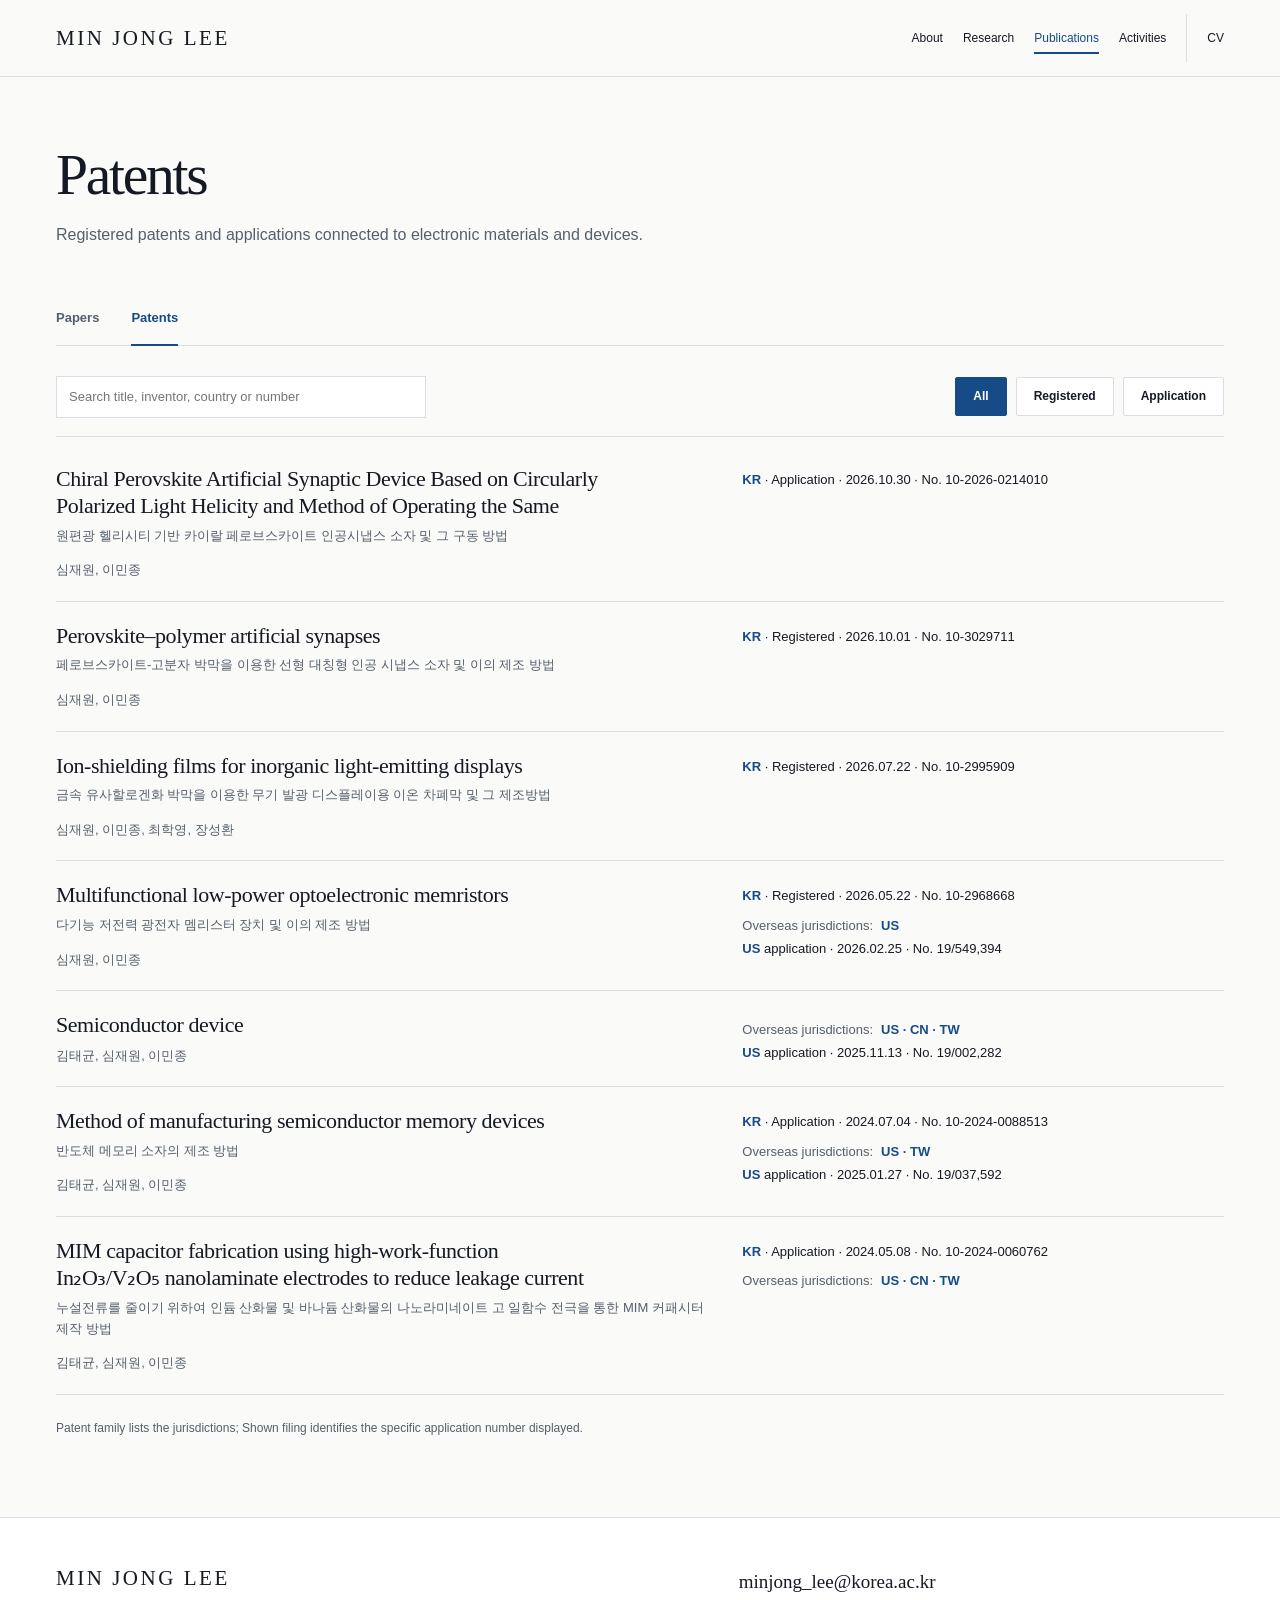
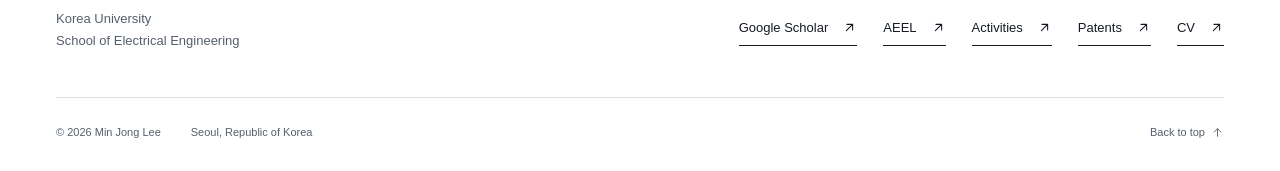
<file: patents.html>
<!doctype html>
<html lang="en">
<head>
  <meta charset="utf-8">
  <meta name="viewport" content="width=device-width, initial-scale=1">
  <title>Patents — Min Jong Lee</title>
  <meta name="description" content="Registered patents and applications in memory, interfaces, semiconductor devices, and optoelectronics.">
  <meta name="theme-color" content="#fafaf8">
  <link rel="canonical" href="https://minjonglee.github.io/patents.html">
  <meta property="og:type" content="website">
  <meta property="og:site_name" content="Min Jong Lee · Device Physics and Reliability">
  <meta property="og:title" content="Patents — Min Jong Lee">
  <meta property="og:description" content="Registered patents and applications in memory, interfaces, semiconductor devices, and optoelectronics.">
  <meta property="og:url" content="https://minjonglee.github.io/patents.html">
  <meta property="og:image" content="https://minjonglee.github.io/assets/social-preview.png">
  <meta property="og:image:width" content="1200"><meta property="og:image:height" content="630">
  <meta property="og:image:alt" content="Min Jong Lee — From Interface Physics to Reliable Electronic Systems">
  <meta name="twitter:card" content="summary_large_image">
  <link rel="icon" type="image/svg+xml" href="favicon.svg">
  <link rel="stylesheet" href="styles.css?v=20261124-patents-3">
  <script src="script.js?v=20261124-patents-1" defer></script>
  <script type="application/ld+json">{"@context":"https://schema.org","@type":"Person","name":"Min Jong Lee","url":"https://minjonglee.github.io/","email":"mailto:minjong_lee@korea.ac.kr","affiliation":{"@type":"CollegeOrUniversity","name":"Korea University"},"sameAs":["https://scholar.google.co.kr/citations?user=-BlGIHUAAAAJ&hl=ko"]}</script>

</head>
<body class="" id="top">
  <a class="skip-link" href="#main">Skip to content</a>
  <header class="site-header"><div class="header-inner shell">
    <a class="brand" href="index.html" aria-label="Min Jong Lee, home">MIN JONG LEE<span class="brand-dot" aria-hidden="true">.</span></a>
    <button class="menu-toggle" type="button" aria-expanded="false" aria-controls="primary-nav" aria-label="Open navigation" hidden><span>Menu</span><span class="menu-symbol" aria-hidden="true">+</span></button>
    <nav id="primary-nav" class="primary-nav" aria-label="Primary navigation"><a href="about.html">About</a><a href="research.html">Research</a><a href="publications.html" aria-current="page">Publications</a><a href="activities.html">Activities</a><a class="nav-cv" href="cv.html">CV</a></nav>
  </div></header>
  <main id="main" tabindex="-1"><header class="shell publications-hero"><h1>Patents</h1><p>Registered patents and applications connected to electronic materials and devices.</p></header><nav class="section-tabs shell" aria-label="Publications sections"><a href="publications.html">Papers</a><a href="patents.html" aria-current="page">Patents</a></nav><section class="shell output-section"><div class="patent-controls"><label class="sr-only" for="patent-search">Search patents</label><input id="patent-search" type="search" placeholder="Search title, inventor, country or number" autocomplete="off"><div class="patent-filters" role="group" aria-label="Filter patents by status"><button type="button" data-patent-filter="all" aria-pressed="true">All</button><button type="button" data-patent-filter="registered" aria-pressed="false">Registered</button><button type="button" data-patent-filter="application" aria-pressed="false">Application</button></div></div><div class="output-list patent-list"><article class="output-entry patent-family-entry" data-patent-search="chiral perovskite artificial synaptic device based on circularly polarized light helicity and method of operating the same 원편광 헬리시티 기반 카이랄 페로브스카이트 인공시냅스 소자 및 그 구동 방법 심재원, 이민종 원편광 헬리시티 기반 카이랄 페로브스카이트 인공시냅스 소자 및 그 구동 방법 chiral perovskite artificial synaptic device based on circularly polarized light helicity and method of operating the same application kr korea 10-2026-0214010 10-2026-0214010"><div class="patent-identity"><h3 class="output-title">Chiral Perovskite Artificial Synaptic Device Based on Circularly Polarized Light Helicity and Method of Operating the Same</h3><p class="patent-original" lang="ko">원편광 헬리시티 기반 카이랄 페로브스카이트 인공시냅스 소자 및 그 구동 방법</p><p class="output-authors" lang="ko">심재원, 이민종</p></div><div class="patent-filings"><div class="patent-filing patent-filing-domestic" id="patent-09" data-patent-status="application"><p class="patent-filing-heading"><span class="patent-filing-country">KR</span> · Application · 2026.10.30 · No. 10-2026-0214010</p></div></div></article><article class="output-entry patent-family-entry" data-patent-search="perovskite–polymer artificial synapses 페로브스카이트-고분자 박막을 이용한 선형 대칭형 인공 시냅스 소자 및 이의 제조 방법 심재원, 이민종 페로브스카이트-고분자 박막을 이용한 선형 대칭형 인공 시냅스 소자 및 이의 제조 방법 perovskite–polymer artificial synapses registered kr korea 10-2025-0091536 10-2025-0091536 10-3029711 10-3029711"><div class="patent-identity"><h3 class="output-title">Perovskite–polymer artificial synapses</h3><p class="patent-original" lang="ko">페로브스카이트-고분자 박막을 이용한 선형 대칭형 인공 시냅스 소자 및 이의 제조 방법</p><p class="output-authors" lang="ko">심재원, 이민종</p></div><div class="patent-filings"><div class="patent-filing patent-filing-domestic" id="patent-06" data-patent-status="registered"><p class="patent-filing-heading"><span class="patent-filing-country">KR</span> · Registered · 2026.10.01 · No. 10-3029711</p></div></div></article><article class="output-entry patent-family-entry" data-patent-search="ion-shielding films for inorganic light-emitting displays 금속 유사할로겐화 박막을 이용한 무기 발광 디스플레이용 이온 차폐막 및 그 제조방법 심재원, 이민종, 최학영, 장성환 금속 유사할로겐화 박막을 이용한 무기 발광 디스플레이용 이온 차폐막 및 그 제조방법 ion-shielding films for inorganic light-emitting displays registered kr korea 10-2995909 10-2995909"><div class="patent-identity"><h3 class="output-title">Ion-shielding films for inorganic light-emitting displays</h3><p class="patent-original" lang="ko">금속 유사할로겐화 박막을 이용한 무기 발광 디스플레이용 이온 차폐막 및 그 제조방법</p><p class="output-authors" lang="ko">심재원, 이민종, 최학영, 장성환</p></div><div class="patent-filings"><div class="patent-filing patent-filing-domestic" id="patent-01" data-patent-status="registered"><p class="patent-filing-heading"><span class="patent-filing-country">KR</span> · Registered · 2026.07.22 · No. 10-2995909</p></div></div></article><article class="output-entry patent-family-entry" data-patent-search="multifunctional low-power optoelectronic memristors 다기능 저전력 광전자 멤리스터 장치 및 이의 제조 방법 심재원, 이민종 us 다기능 저전력 광전자 멤리스터 장치 및 이의 제조 방법 multifunctional low-power optoelectronic memristors registered kr korea 10-2968668 10-2968668 multifunctional low-power optoelectronic memristors device and method of manufacturing thereof multifunctional low-power optoelectronic memristors application us us 19/549,394 19/549,394"><div class="patent-identity"><h3 class="output-title">Multifunctional low-power optoelectronic memristors</h3><p class="patent-original" lang="ko">다기능 저전력 광전자 멤리스터 장치 및 이의 제조 방법</p><p class="output-authors" lang="ko">심재원, 이민종</p></div><div class="patent-filings"><div class="patent-filing patent-filing-domestic" id="patent-02" data-patent-status="registered"><p class="patent-filing-heading"><span class="patent-filing-country">KR</span> · Registered · 2026.05.22 · No. 10-2968668</p></div><div class="patent-overseas"><p class="patent-overseas-list">Overseas jurisdictions: <span class="patent-overseas-codes">US</span></p><div class="patent-overseas-records"><div class="patent-filing patent-filing-overseas" id="patent-03" data-patent-status="application"><p class="patent-filing-heading"><span class="patent-filing-country">US</span> application · 2026.02.25 · No. 19/549,394</p></div></div></div></div></article><article class="output-entry patent-family-entry" data-patent-search="semiconductor device 김태균, 심재원, 이민종 us cn tw semiconductor device semiconductor device application us us · china · taiwan 19/002282 19/002,282"><div class="patent-identity"><h3 class="output-title">Semiconductor device</h3><p class="output-authors" lang="ko">김태균, 심재원, 이민종</p></div><div class="patent-filings"><div class="patent-overseas"><p class="patent-overseas-list">Overseas jurisdictions: <span class="patent-overseas-codes">US · CN · TW</span></p><div class="patent-overseas-records"><div class="patent-filing patent-filing-overseas" id="patent-04" data-patent-status="application"><p class="patent-filing-heading"><span class="patent-filing-country">US</span> application · 2025.11.13 · No. 19/002,282</p></div></div></div></div></article><article class="output-entry patent-family-entry" data-patent-search="method of manufacturing semiconductor memory devices 반도체 메모리 소자의 제조 방법 김태균, 심재원, 이민종 us tw method of manufacturing semiconductor memory device method of manufacturing semiconductor memory devices application us us · taiwan 19/037,592 19/037,592 반도체 메모리 소자의 제조 방법 method of manufacturing semiconductor memory devices application kr korea · us · taiwan 10-2024-0088513 10-2024-0088513"><div class="patent-identity"><h3 class="output-title">Method of manufacturing semiconductor memory devices</h3><p class="patent-original" lang="ko">반도체 메모리 소자의 제조 방법</p><p class="output-authors" lang="ko">김태균, 심재원, 이민종</p></div><div class="patent-filings"><div class="patent-filing patent-filing-domestic" id="patent-07" data-patent-status="application"><p class="patent-filing-heading"><span class="patent-filing-country">KR</span> · Application · 2024.07.04 · No. 10-2024-0088513</p></div><div class="patent-overseas"><p class="patent-overseas-list">Overseas jurisdictions: <span class="patent-overseas-codes">US · TW</span></p><div class="patent-overseas-records"><div class="patent-filing patent-filing-overseas" id="patent-05" data-patent-status="application"><p class="patent-filing-heading"><span class="patent-filing-country">US</span> application · 2025.01.27 · No. 19/037,592</p></div></div></div></div></article><article class="output-entry patent-family-entry" data-patent-search="mim capacitor fabrication using high-work-function in₂o₃/v₂o₅ nanolaminate electrodes to reduce leakage current 누설전류를 줄이기 위하여 인듐 산화물 및 바나듐 산화물의 나노라미네이트 고 일함수 전극을 통한 mim 커패시터 제작 방법 김태균, 심재원, 이민종 us cn tw 누설전류를 줄이기 위하여 인듐 산화물 및 바나듐 산화물의 나노라미네이트 고 일함수 전극을 통한 mim 커패시터 제작 방법 mim capacitor fabrication using high-work-function in₂o₃/v₂o₅ nanolaminate electrodes to reduce leakage current application kr korea · us · china · taiwan 10-2024-0060762 10-2024-0060762"><div class="patent-identity"><h3 class="output-title">MIM capacitor fabrication using high-work-function In₂O₃/V₂O₅ nanolaminate electrodes to reduce leakage current</h3><p class="patent-original" lang="ko">누설전류를 줄이기 위하여 인듐 산화물 및 바나듐 산화물의 나노라미네이트 고 일함수 전극을 통한 MIM 커패시터 제작 방법</p><p class="output-authors" lang="ko">김태균, 심재원, 이민종</p></div><div class="patent-filings"><div class="patent-filing patent-filing-domestic" id="patent-08" data-patent-status="application"><p class="patent-filing-heading"><span class="patent-filing-country">KR</span> · Application · 2024.05.08 · No. 10-2024-0060762</p></div><div class="patent-overseas"><p class="patent-overseas-list">Overseas jurisdictions: <span class="patent-overseas-codes">US · CN · TW</span></p><div class="patent-overseas-records"></div></div></div></article></div><p class="output-empty" id="patent-empty" hidden>No patents match this filter.</p><p class="record-note">Patent family lists the jurisdictions; Shown filing identifies the specific application number displayed.</p></section></main>
  <footer class="site-footer" id="contact"><div class="shell"><div class="footer-top"><div><a class="brand" href="index.html">MIN JONG LEE</a><p>Korea University<br>School of Electrical Engineering</p></div><div class="footer-contact"><a class="footer-email" href="mailto:minjong_lee@korea.ac.kr">minjong_lee@korea.ac.kr</a><div class="profile-links"><a class="text-link" href="https://scholar.google.co.kr/citations?user=-BlGIHUAAAAJ&amp;hl=ko" >Google Scholar <svg viewBox="0 0 24 24" width="15" height="15" fill="none" stroke="currentColor" stroke-width="1.7" stroke-linecap="round" stroke-linejoin="round" aria-hidden="true" focusable="false"><path d="M7 17 17 7M8 7h9v9"/></svg></a><a class="text-link" href="https://shimgrp.korea.ac.kr/" >AEEL <svg viewBox="0 0 24 24" width="15" height="15" fill="none" stroke="currentColor" stroke-width="1.7" stroke-linecap="round" stroke-linejoin="round" aria-hidden="true" focusable="false"><path d="M7 17 17 7M8 7h9v9"/></svg></a><a class="text-link" href="activities.html" >Activities <svg viewBox="0 0 24 24" width="15" height="15" fill="none" stroke="currentColor" stroke-width="1.7" stroke-linecap="round" stroke-linejoin="round" aria-hidden="true" focusable="false"><path d="M7 17 17 7M8 7h9v9"/></svg></a><a class="text-link" href="patents.html" >Patents <svg viewBox="0 0 24 24" width="15" height="15" fill="none" stroke="currentColor" stroke-width="1.7" stroke-linecap="round" stroke-linejoin="round" aria-hidden="true" focusable="false"><path d="M7 17 17 7M8 7h9v9"/></svg></a><a class="text-link" href="cv.html" >CV <svg viewBox="0 0 24 24" width="15" height="15" fill="none" stroke="currentColor" stroke-width="1.7" stroke-linecap="round" stroke-linejoin="round" aria-hidden="true" focusable="false"><path d="M7 17 17 7M8 7h9v9"/></svg></a></div></div></div><div class="footer-bottom"><span>© <span id="copyright-year">2026</span> Min Jong Lee</span><span>Seoul, Republic of Korea</span><a href="#top">Back to top <svg viewBox="0 0 24 24" width="15" height="15" fill="none" stroke="currentColor" stroke-width="1.7" stroke-linecap="round" stroke-linejoin="round" aria-hidden="true" focusable="false"><path d="M12 19V5m-6 6 6-6 6 6"/></svg></a></div></div></footer>
</body>
</html>
</file>
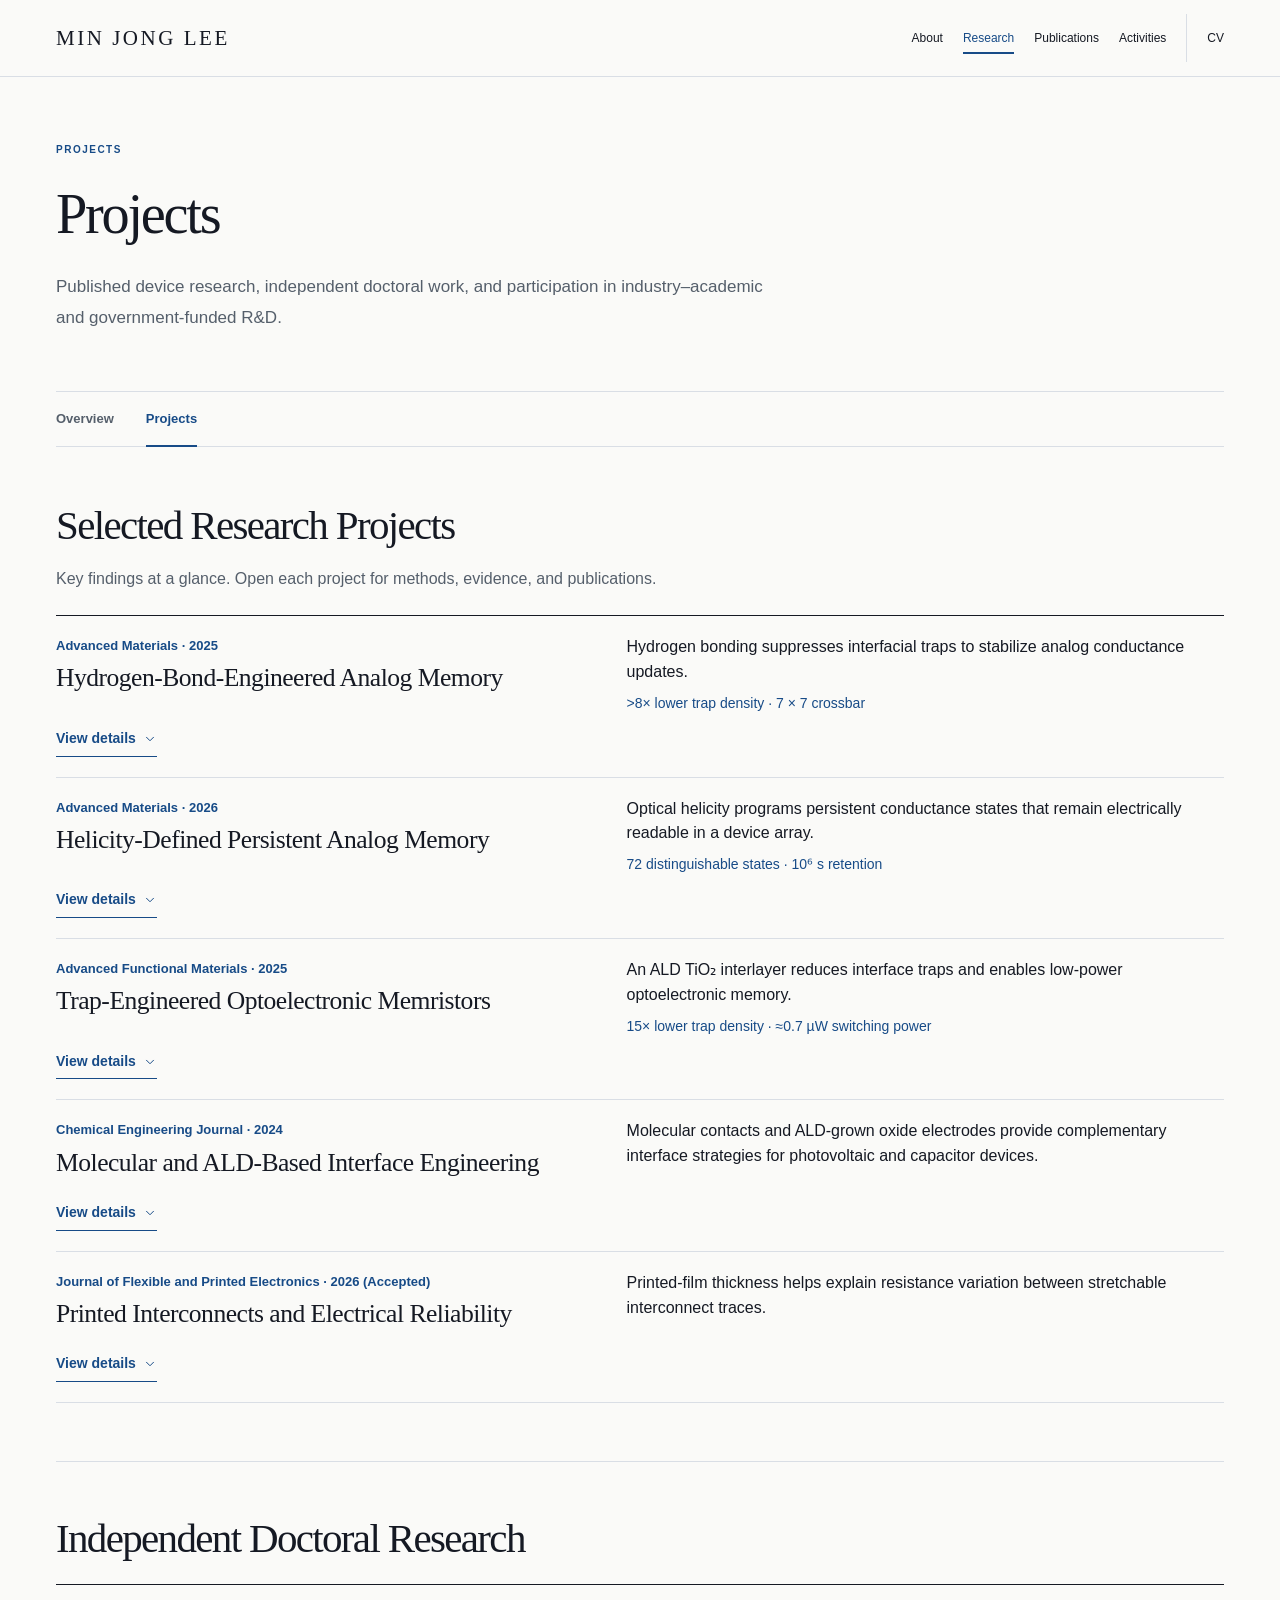
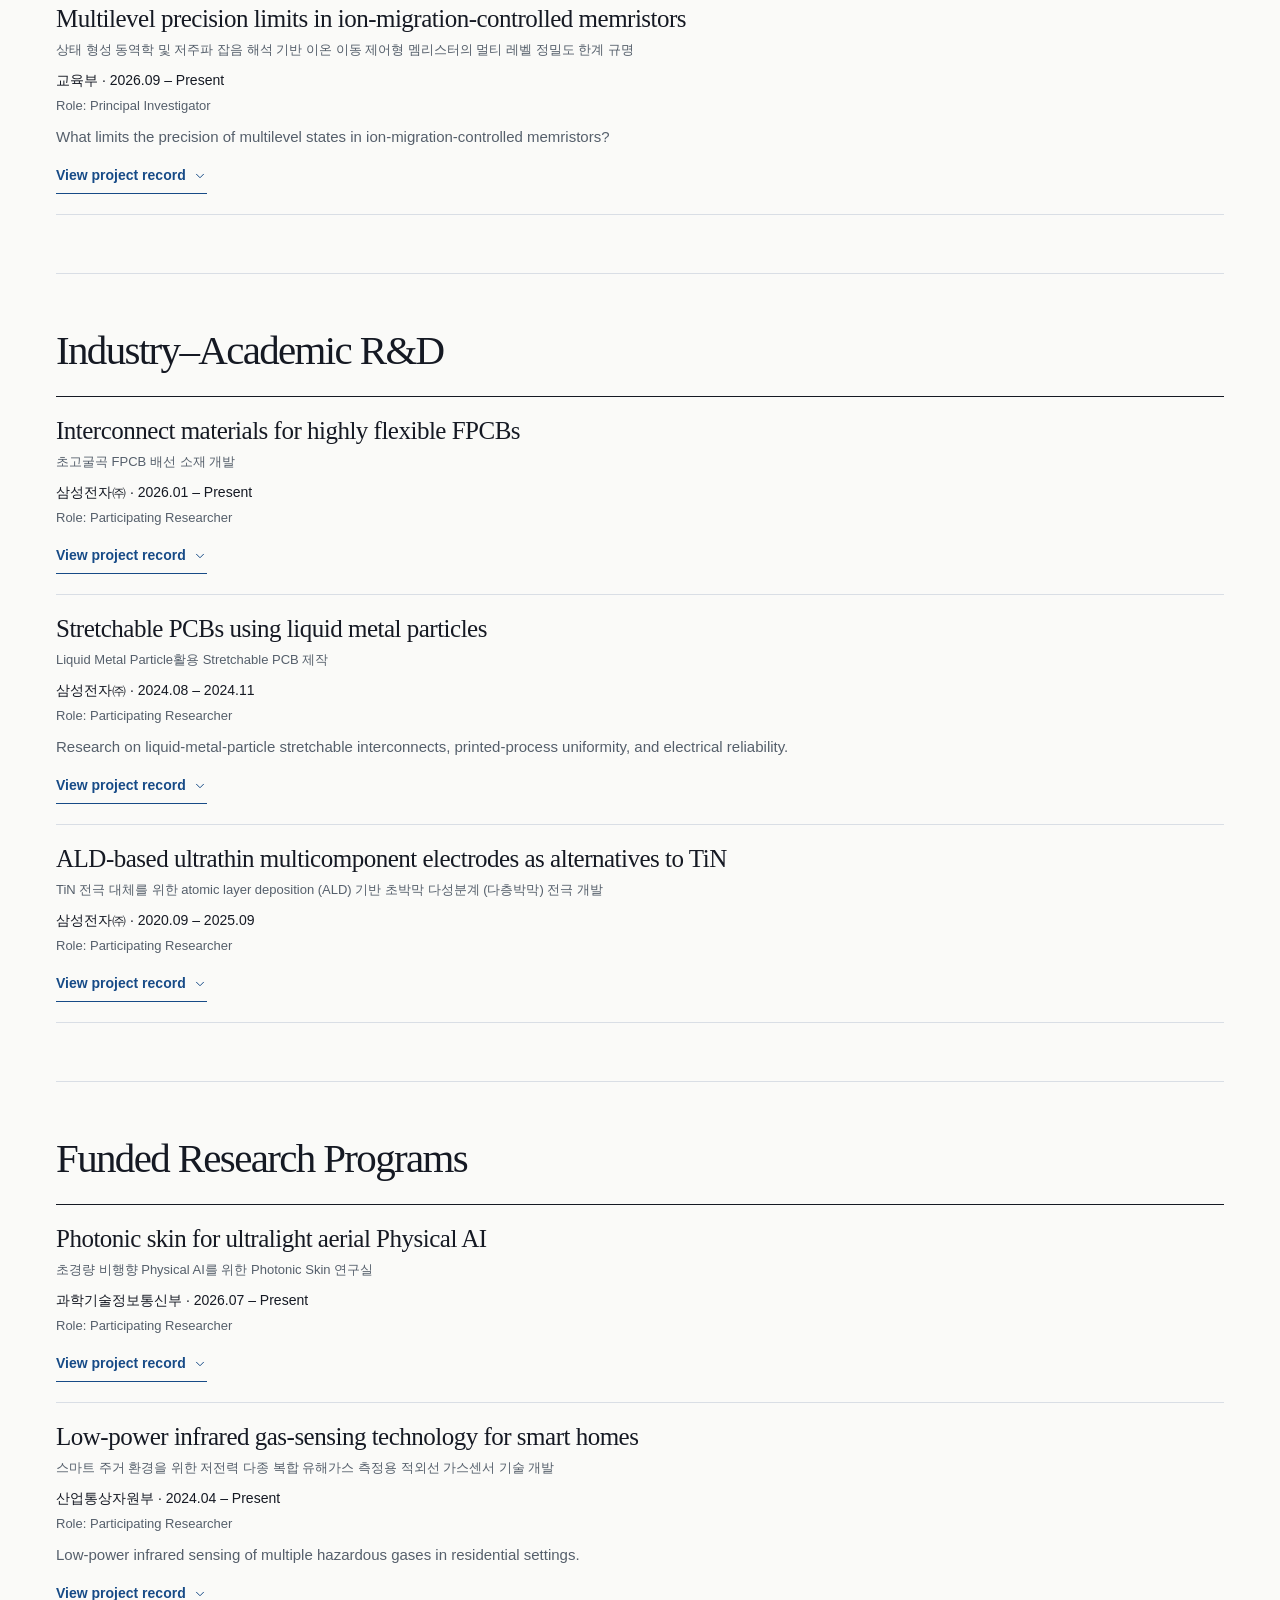
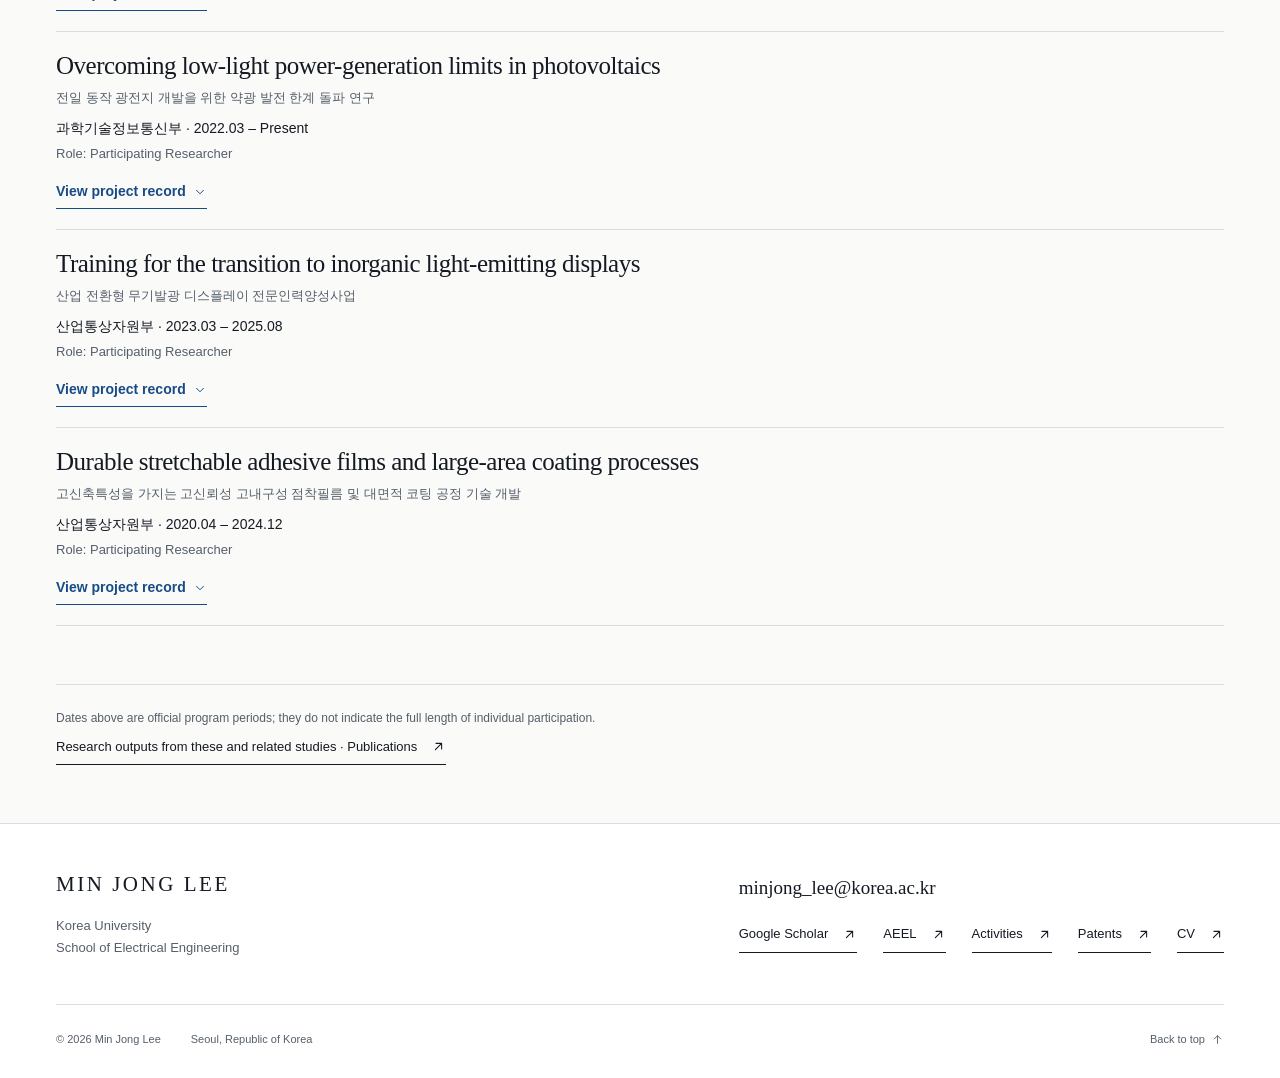
<file: projects.html>
<!doctype html>
<html lang="en">
<head>
  <meta charset="utf-8">
  <meta name="viewport" content="width=device-width, initial-scale=1">
  <title>Projects — Min Jong Lee</title>
  <meta name="description" content="Research projects in emerging memory, interfaces, and stretchable interconnects, with verified roles in academic and industry–academic programs.">
  <meta name="theme-color" content="#fafaf8">
  <link rel="canonical" href="https://minjonglee.github.io/projects.html">
  <meta property="og:type" content="website">
  <meta property="og:site_name" content="Min Jong Lee · Device Physics and Reliability">
  <meta property="og:title" content="Projects — Min Jong Lee">
  <meta property="og:description" content="Research projects in emerging memory, interfaces, and stretchable interconnects, with verified roles in academic and industry–academic programs.">
  <meta property="og:url" content="https://minjonglee.github.io/projects.html">
  <meta property="og:image" content="https://minjonglee.github.io/assets/social-preview.png">
  <meta property="og:image:width" content="1200"><meta property="og:image:height" content="630">
  <meta property="og:image:alt" content="Min Jong Lee — From Interface Physics to Reliable Electronic Systems">
  <meta name="twitter:card" content="summary_large_image">
  <link rel="icon" type="image/svg+xml" href="favicon.svg">
  <link rel="stylesheet" href="styles.css?v=20261124-patents-3">
  <script src="script.js?v=20261124-patents-1" defer></script>
  <script type="application/ld+json">{"@context":"https://schema.org","@type":"Person","name":"Min Jong Lee","url":"https://minjonglee.github.io/","email":"mailto:minjong_lee@korea.ac.kr","affiliation":{"@type":"CollegeOrUniversity","name":"Korea University"},"sameAs":["https://scholar.google.co.kr/citations?user=-BlGIHUAAAAJ&hl=ko"]}</script>

</head>
<body class="" id="top">
  <a class="skip-link" href="#main">Skip to content</a>
  <header class="site-header"><div class="header-inner shell">
    <a class="brand" href="index.html" aria-label="Min Jong Lee, home">MIN JONG LEE<span class="brand-dot" aria-hidden="true">.</span></a>
    <button class="menu-toggle" type="button" aria-expanded="false" aria-controls="primary-nav" aria-label="Open navigation" hidden><span>Menu</span><span class="menu-symbol" aria-hidden="true">+</span></button>
    <nav id="primary-nav" class="primary-nav" aria-label="Primary navigation"><a href="about.html">About</a><a href="research.html" aria-current="page">Research</a><a href="publications.html">Publications</a><a href="activities.html">Activities</a><a class="nav-cv" href="cv.html">CV</a></nav>
  </div></header>
  <main id="main" tabindex="-1"><section class="page-hero shell"><p class="eyebrow">Projects</p><h1>Projects</h1><p class="page-deck">Published device research, independent doctoral work, and participation in industry–academic and government-funded R&amp;D.</p></section><nav class="section-tabs shell" aria-label="Research sections"><a href="research.html">Overview</a><a href="projects.html" aria-current="page">Projects</a></nav><section class="section shell project-cases" id="selected-projects"><h2>Selected Research Projects</h2><p class="section-intro">Key findings at a glance. Open each project for methods, evidence, and publications.</p><div class="project-case-list"><article class="project-case" id="hydrogen-bonded-memory"><div class="project-case-overview"><p class="project-case-meta">Advanced Materials · 2025</p><h3>Hydrogen-Bond-Engineered Analog Memory</h3><p class="project-case-teaser">Hydrogen bonding suppresses interfacial traps to stabilize analog conductance updates.</p><p class="project-case-highlights">&gt;8× lower trap density · 7 × 7 crossbar</p></div><details class="project-case-details"><summary>View details <svg class="detail-chevron" viewBox="0 0 24 24" width="14" height="14" fill="none" stroke="currentColor" stroke-width="1.7" stroke-linecap="round" stroke-linejoin="round" aria-hidden="true" focusable="false"><path d="m6 9 6 6 6-6"/></svg></summary><div class="project-detail"><dl class="project-facts"><div><dt>Research question</dt><dd>Can hydrogen-bonded interfaces reduce trap-driven variation in analog synaptic updates?</dd></div><div><dt>Physical mechanism &amp; approach</dt><dd>PVA hydroxyl groups bond with surface iodides in CsPbI₃, reducing interfacial traps and stabilizing ion transport. Engineer the PVA–CsPbI₃ interface and compare analog conductance updates with device and array measurements.</dd></div><div><dt>Experimental evidence &amp; results</dt><dd>DFT and electrical analysis; fabricated 7 × 7 crossbar; image-classification evaluation. &gt;8× lower interfacial trap density · ≈12.5 pJ/update · &gt;10⁴ s retention at 85 °C.</dd></div><div><dt>My contribution</dt><dd>First author of the published study.</dd></div></dl><h4 class="small-heading">Related publications</h4><ul class="paper-references"><li><a href="publications.html#paper-02">Linear and Symmetric Artificial Synapses Driven by Hydrogen Bonding for Accurate and Reliable Neuromorphic Computing</a><span>Advanced Materials · 2025</span><a class="project-paper-doi" href="https://doi.org/10.1002/adma.202511728" target="_blank" rel="noopener noreferrer">DOI</a></li></ul><h4 class="small-heading">Related patents</h4><ul class="paper-references"><li><a href="patents.html#patent-06">Perovskite–polymer artificial synapses</a><span>Registered · 10-3029711</span></li></ul></div></details></article><article class="project-case" id="chiral-analog-memory"><div class="project-case-overview"><p class="project-case-meta">Advanced Materials · 2026</p><h3>Helicity-Defined Persistent Analog Memory</h3><p class="project-case-teaser">Optical helicity programs persistent conductance states that remain electrically readable in a device array.</p><p class="project-case-highlights">72 distinguishable states · 10⁶ s retention</p></div><details class="project-case-details"><summary>View details <svg class="detail-chevron" viewBox="0 0 24 24" width="14" height="14" fill="none" stroke="currentColor" stroke-width="1.7" stroke-linecap="round" stroke-linejoin="round" aria-hidden="true" focusable="false"><path d="m6 9 6 6 6-6"/></svg></summary><div class="project-detail"><dl class="project-facts"><div><dt>Research question</dt><dd>Can optical helicity program durable analog states that remain electrically distinguishable in an addressed array?</dd></div><div><dt>Physical mechanism &amp; approach</dt><dd>Chirality-matched circularly polarized light conditions persistent conductance updates in layered chiral perovskite synapses. Measure state separability and retention, then evaluate a PCB-integrated 7 × 7 device array with ADC/FPGA readout.</dd></div><div><dt>Experimental evidence &amp; results</dt><dd>State-resolved retention and read-noise analysis; array conductance maps and mixed-signal vector–matrix multiplication. 72 statistically distinguishable states through 10⁶ s · 7 × 7 array · PCB-integrated readout.</dd></div><div><dt>My contribution</dt><dd>Co-first author; the publisher credits conceptualization, methodology, investigation, data curation, and original-draft writing.</dd></div></dl><h4 class="small-heading">Related publications</h4><ul class="paper-references"><li><a href="publications.html#paper-22">Helicity-Defined Analog Conductance States in Chiral Perovskite Synapses</a><span>Advanced Materials · 2026</span><a class="project-paper-doi" href="https://doi.org/10.1002/adma.75308" target="_blank" rel="noopener noreferrer">DOI</a></li></ul><h4 class="small-heading">Related patents</h4><ul class="paper-references"><li><a href="patents.html#patent-09">Chiral Perovskite Artificial Synaptic Device Based on Circularly Polarized Light Helicity and Method of Operating the Same</a><span>Application · 10-2026-0214010</span></li></ul></div></details></article><article class="project-case" id="optoelectronic-memory"><div class="project-case-overview"><p class="project-case-meta">Advanced Functional Materials · 2025</p><h3>Trap-Engineered Optoelectronic Memristors</h3><p class="project-case-teaser">An ALD TiO₂ interlayer reduces interface traps and enables low-power optoelectronic memory.</p><p class="project-case-highlights">15× lower trap density · ≈0.7 µW switching power</p></div><details class="project-case-details"><summary>View details <svg class="detail-chevron" viewBox="0 0 24 24" width="14" height="14" fill="none" stroke="currentColor" stroke-width="1.7" stroke-linecap="round" stroke-linejoin="round" aria-hidden="true" focusable="false"><path d="m6 9 6 6 6-6"/></svg></summary><div class="project-detail"><dl class="project-facts"><div><dt>Research question</dt><dd>How can an intermediate layer improve low-power optoelectronic memory?</dd></div><div><dt>Physical mechanism &amp; approach</dt><dd>An ALD TiO₂ nanofilm passivates perovskite-interface defects and improves electron-transport alignment. Compare trap density and switching behavior in devices with and without the intermediate layer.</dd></div><div><dt>Experimental evidence &amp; results</dt><dd>Electrical and optical device characterization; 5 × 5 array image-recognition evaluation. 15× lower interfacial trap density · +0.24 V SET · ≈0.7 µW switching power.</dd></div><div><dt>My contribution</dt><dd>First author of the published study.</dd></div></dl><h4 class="small-heading">Related publications</h4><ul class="paper-references"><li><a href="publications.html#paper-03">Intermediate Layer-Assisted Trap Density Reduction in Low-Power Optoelectronic Memristors for Multifunctional Systems</a><span>Advanced Functional Materials · 2025</span><a class="project-paper-doi" href="https://doi.org/10.1002/adfm.202421080" target="_blank" rel="noopener noreferrer">DOI</a></li></ul><h4 class="small-heading">Related patents</h4><ul class="paper-references"><li><a href="patents.html#patent-02">Multifunctional low-power optoelectronic memristors</a><span>Registered · 10-2968668</span></li><li><a href="patents.html#patent-03">Multifunctional low-power optoelectronic memristors</a><span>Application · 19/549,394</span></li></ul></div></details></article><article class="project-case" id="molecular-contacts"><div class="project-case-overview"><p class="project-case-meta">Chemical Engineering Journal · 2024</p><h3>Molecular and ALD-Based Interface Engineering</h3><p class="project-case-teaser">Molecular contacts and ALD-grown oxide electrodes provide complementary interface strategies for photovoltaic and capacitor devices.</p></div><details class="project-case-details"><summary>View details <svg class="detail-chevron" viewBox="0 0 24 24" width="14" height="14" fill="none" stroke="currentColor" stroke-width="1.7" stroke-linecap="round" stroke-linejoin="round" aria-hidden="true" focusable="false"><path d="m6 9 6 6 6-6"/></svg></summary><div class="project-detail"><dl class="project-facts"><div><dt>Research question</dt><dd>How do molecular contacts and ALD-grown electrodes change charge extraction across device platforms?</dd></div><div><dt>Physical mechanism &amp; approach</dt><dd>SAM dipoles tune electrode work function and hole extraction; a separate ALD study develops laminated In₂O₃:V₂O₅ electrode stacks. Study these interface strategies separately in organic photovoltaics and capacitor devices.</dd></div><div><dt>Experimental evidence &amp; results</dt><dd>Published device studies of SAM-treated contacts and ALD-processed laminated electrodes. Two first-author papers connect interface design with photovoltaic and capacitor operation.</dd></div><div><dt>My contribution</dt><dd>First author on both published papers.</dd></div></dl><h4 class="small-heading">Related publications</h4><ul class="paper-references"><li><a href="publications.html#paper-05">Tailoring Hole-Selective Contacts via Self-Assembled Monolayers for advancing Indoor Organic Photovoltaic and Capacitor Devices</a><span>Chemical Engineering Journal · 2024</span><a class="project-paper-doi" href="https://doi.org/10.1016/j.cej.2023.148481" target="_blank" rel="noopener noreferrer">DOI</a></li><li><a href="publications.html#paper-06">Atomic layer deposition-processed laminated In2O3:V2O5 nanocompounds: Versatile electrode platforms for high-performance organic photovoltaics and capacitor device</a><span>Journal of Alloys and Compounds · 2023</span><a class="project-paper-doi" href="https://doi.org/10.1016/j.jallcom.2023.171951" target="_blank" rel="noopener noreferrer">DOI</a></li></ul></div></details></article><article class="project-case" id="printed-interconnects"><div class="project-case-overview"><p class="project-case-meta">Journal of Flexible and Printed Electronics · 2026 (Accepted)</p><h3>Printed Interconnects and Electrical Reliability</h3><p class="project-case-teaser">Printed-film thickness helps explain resistance variation between stretchable interconnect traces.</p></div><details class="project-case-details"><summary>View details <svg class="detail-chevron" viewBox="0 0 24 24" width="14" height="14" fill="none" stroke="currentColor" stroke-width="1.7" stroke-linecap="round" stroke-linejoin="round" aria-hidden="true" focusable="false"><path d="m6 9 6 6 6-6"/></svg></summary><div class="project-detail"><dl class="project-facts"><div><dt>Research question</dt><dd>How much of the electrical variation between nominally identical stretchable traces originates in printed-film thickness?</dd></div><div><dt>Physical mechanism &amp; approach</dt><dd>Printed-film thickness contributes to initial trace-to-trace resistance variation; deformation-related changes are analyzed separately. Compare film-thickness differences with electrical characterization across printed liquid-metal-particle traces.</dd></div><div><dt>Experimental evidence &amp; results</dt><dd>Accepted manuscript record on thickness and trace-to-trace electrical variability; related stretchable-PCB project. Distinguishes process-origin electrical variation from resistance changes during repeated deformation.</dd></div><div><dt>My contribution</dt><dd>First author on the accepted manuscript; participating researcher in the related industry project.</dd></div></dl><h4 class="small-heading">Related publications</h4><ul class="paper-references"><li><a href="publications.html#paper-24">Printed Thickness and Trace-to-Trace Electrical Variability in Liquid Metal Particle Stretchable Interconnects</a><span>Journal of Flexible and Printed Electronics · 2026</span></li></ul></div></details></article></div></section><section class="section shell project-group" id="independent"><h2>Independent Doctoral Research</h2><div class="project-list"><article class="project-entry" id="doctoral-ionic-memory"><h3 >Multilevel precision limits in ion-migration-controlled memristors</h3><p class="project-translation" lang="ko">상태 형성 동역학 및 저주파 잡음 해석 기반 이온 이동 제어형 멤리스터의 멀티 레벨 정밀도 한계 규명</p><p class="project-agency">교육부 · 2026.09 – Present</p><p class="project-role">Role: Principal Investigator</p><p class="project-summary">What limits the precision of multilevel states in ion-migration-controlled memristors?</p><details class="project-entry-details" id="ionic-dynamics"><summary>View project record <svg class="detail-chevron" viewBox="0 0 24 24" width="14" height="14" fill="none" stroke="currentColor" stroke-width="1.7" stroke-linecap="round" stroke-linejoin="round" aria-hidden="true" focusable="false"><path d="m6 9 6 6 6-6"/></svg></summary><div class="project-entry-detail-body"><p class="project-program">Program: 박사과정생 연구장려금지원사업</p><div class="project-contribution"><span>My contribution</span><p>Principal investigator for the study of state-formation dynamics and low-frequency noise in ionic memristors.</p></div><div class="project-detail"><dl class="project-facts"><div><dt>Research question</dt><dd>What limits the precision of multilevel states in ion-migration-controlled memristors?</dd></div><div><dt>Physical mechanism &amp; approach</dt><dd>Study state-formation dynamics alongside low-frequency electrical noise to connect state variability with ionic motion.</dd></div><div><dt>Current research status</dt><dd>The project began in September 2026; its scientific results remain in development.</dd></div><div><dt>My contribution</dt><dd>Principal Investigator</dd></div></dl></div></div></details></article></div></section><section class="section shell project-group" id="industry"><h2>Industry–Academic R&amp;D</h2><div class="project-list"><article class="project-entry" id="flexible-fpcb"><h3 >Interconnect materials for highly flexible FPCBs</h3><p class="project-translation" lang="ko">초고굴곡 FPCB 배선 소재 개발</p><p class="project-agency">삼성전자㈜ · 2026.01 – Present</p><p class="project-role">Role: Participating Researcher</p><details class="project-entry-details"><summary>View project record <svg class="detail-chevron" viewBox="0 0 24 24" width="14" height="14" fill="none" stroke="currentColor" stroke-width="1.7" stroke-linecap="round" stroke-linejoin="round" aria-hidden="true" focusable="false"><path d="m6 9 6 6 6-6"/></svg></summary><div class="project-entry-detail-body"><p class="project-program">Program: 삼성전자</p><div class="project-relevance"><span>Technical relevance</span><p>Process–material relationships and electrical reliability under repeated flexing.</p></div></div></details></article><article class="project-entry" id="stretchable-pcb"><h3 >Stretchable PCBs using liquid metal particles</h3><p class="project-translation" lang="ko">Liquid Metal Particle활용 Stretchable PCB 제작</p><p class="project-agency">삼성전자㈜ · 2024.08 – 2024.11</p><p class="project-role">Role: Participating Researcher</p><p class="project-summary">Research on liquid-metal-particle stretchable interconnects, printed-process uniformity, and electrical reliability.</p><details class="project-entry-details"><summary>View project record <svg class="detail-chevron" viewBox="0 0 24 24" width="14" height="14" fill="none" stroke="currentColor" stroke-width="1.7" stroke-linecap="round" stroke-linejoin="round" aria-hidden="true" focusable="false"><path d="m6 9 6 6 6-6"/></svg></summary><div class="project-entry-detail-body"><p class="project-program">Program: 삼성전자</p><div class="project-relevance"><span>Technical relevance</span><p>Printed-process uniformity, geometric variability, electrical characterization, and mechanical reliability in stretchable interconnects.</p></div><div class="project-contribution"><span>My contribution</span><p>Related first-author work examines how printed-film thickness contributes to initial trace-to-trace electrical variability and distinguishes that nonuniformity from resistance changes under repeated mechanical deformation.</p></div><div class="project-links"><a class="text-link" href="research.html#flexible" >Research area <svg viewBox="0 0 24 24" width="15" height="15" fill="none" stroke="currentColor" stroke-width="1.7" stroke-linecap="round" stroke-linejoin="round" aria-hidden="true" focusable="false"><path d="M7 17 17 7M8 7h9v9"/></svg></a><a class="text-link" href="publications.html#paper-24" >Related paper <svg viewBox="0 0 24 24" width="15" height="15" fill="none" stroke="currentColor" stroke-width="1.7" stroke-linecap="round" stroke-linejoin="round" aria-hidden="true" focusable="false"><path d="M7 17 17 7M8 7h9v9"/></svg></a></div></div></details></article><article class="project-entry" id="ald-electrodes-industry"><h3 >ALD-based ultrathin multicomponent electrodes as alternatives to TiN</h3><p class="project-translation" lang="ko">TiN 전극 대체를 위한 atomic layer deposition (ALD) 기반 초박막 다성분계 (다층박막) 전극 개발</p><p class="project-agency">삼성전자㈜ · 2020.09 – 2025.09</p><p class="project-role">Role: Participating Researcher</p><details class="project-entry-details"><summary>View project record <svg class="detail-chevron" viewBox="0 0 24 24" width="14" height="14" fill="none" stroke="currentColor" stroke-width="1.7" stroke-linecap="round" stroke-linejoin="round" aria-hidden="true" focusable="false"><path d="m6 9 6 6 6-6"/></svg></summary><div class="project-entry-detail-body"><p class="project-program">Program: 삼성전자 전략산학</p><div class="project-relevance"><span>Technical relevance</span><p>Thin-film stack design, electrode interfaces, leakage control, and capacitor-related device studies.</p></div></div></details></article></div></section><section class="section shell project-group" id="funded"><h2>Funded Research Programs</h2><div class="project-list"><article class="project-entry" id="photonic-skin"><h3 >Photonic skin for ultralight aerial Physical AI</h3><p class="project-translation" lang="ko">초경량 비행향 Physical AI를 위한 Photonic Skin 연구실</p><p class="project-agency">과학기술정보통신부 · 2026.07 – Present</p><p class="project-role">Role: Participating Researcher</p><details class="project-entry-details"><summary>View project record <svg class="detail-chevron" viewBox="0 0 24 24" width="14" height="14" fill="none" stroke="currentColor" stroke-width="1.7" stroke-linecap="round" stroke-linejoin="round" aria-hidden="true" focusable="false"><path d="m6 9 6 6 6-6"/></svg></summary><div class="project-entry-detail-body"><p class="project-program">Program: 기초연구실</p></div></details></article><article class="project-entry" id="infrared-gas-sensing"><h3 >Low-power infrared gas-sensing technology for smart homes</h3><p class="project-translation" lang="ko">스마트 주거 환경을 위한 저전력 다종 복합 유해가스 측정용 적외선 가스센서 기술 개발</p><p class="project-agency">산업통상자원부 · 2024.04 – Present</p><p class="project-role">Role: Participating Researcher</p><p class="project-summary">Low-power infrared sensing of multiple hazardous gases in residential settings.</p><details class="project-entry-details"><summary>View project record <svg class="detail-chevron" viewBox="0 0 24 24" width="14" height="14" fill="none" stroke="currentColor" stroke-width="1.7" stroke-linecap="round" stroke-linejoin="round" aria-hidden="true" focusable="false"><path d="m6 9 6 6 6-6"/></svg></summary><div class="project-entry-detail-body"><p class="project-program">Program: 시장선도를 위한 한국 주도형 K-Sensor 기술개발 (R&amp;D)</p></div></details></article><article class="project-entry" id="low-light-photovoltaics"><h3 >Overcoming low-light power-generation limits in photovoltaics</h3><p class="project-translation" lang="ko">전일 동작 광전지 개발을 위한 약광 발전 한계 돌파 연구</p><p class="project-agency">과학기술정보통신부 · 2022.03 – Present</p><p class="project-role">Role: Participating Researcher</p><details class="project-entry-details"><summary>View project record <svg class="detail-chevron" viewBox="0 0 24 24" width="14" height="14" fill="none" stroke="currentColor" stroke-width="1.7" stroke-linecap="round" stroke-linejoin="round" aria-hidden="true" focusable="false"><path d="m6 9 6 6 6-6"/></svg></summary><div class="project-entry-detail-body"><p class="project-program">Program: 중견 연구</p></div></details></article><article class="project-entry" id="inorganic-display-training"><h3 >Training for the transition to inorganic light-emitting displays</h3><p class="project-translation" lang="ko">산업 전환형 무기발광 디스플레이 전문인력양성사업</p><p class="project-agency">산업통상자원부 · 2023.03 – 2025.08</p><p class="project-role">Role: Participating Researcher</p><details class="project-entry-details"><summary>View project record <svg class="detail-chevron" viewBox="0 0 24 24" width="14" height="14" fill="none" stroke="currentColor" stroke-width="1.7" stroke-linecap="round" stroke-linejoin="round" aria-hidden="true" focusable="false"><path d="m6 9 6 6 6-6"/></svg></summary><div class="project-entry-detail-body"><p class="project-program">Program: 산업혁신인재성장지원(R&amp;D)</p></div></details></article><article class="project-entry" id="stretchable-films"><h3 >Durable stretchable adhesive films and large-area coating processes</h3><p class="project-translation" lang="ko">고신축특성을 가지는 고신뢰성 고내구성 점착필름 및 대면적 코팅 공정 기술 개발</p><p class="project-agency">산업통상자원부 · 2020.04 – 2024.12</p><p class="project-role">Role: Participating Researcher</p><details class="project-entry-details"><summary>View project record <svg class="detail-chevron" viewBox="0 0 24 24" width="14" height="14" fill="none" stroke="currentColor" stroke-width="1.7" stroke-linecap="round" stroke-linejoin="round" aria-hidden="true" focusable="false"><path d="m6 9 6 6 6-6"/></svg></summary><div class="project-entry-detail-body"><p class="project-program">Program: 전략 핵심 소재 자립화 기술개발</p></div></details></article></div></section><div class="shell project-endnote"><p class="record-note">Dates above are official program periods; they do not indicate the full length of individual participation.</p><a class="text-link" href="publications.html" >Research outputs from these and related studies · Publications <svg viewBox="0 0 24 24" width="15" height="15" fill="none" stroke="currentColor" stroke-width="1.7" stroke-linecap="round" stroke-linejoin="round" aria-hidden="true" focusable="false"><path d="M7 17 17 7M8 7h9v9"/></svg></a></div></main>
  <footer class="site-footer" id="contact"><div class="shell"><div class="footer-top"><div><a class="brand" href="index.html">MIN JONG LEE</a><p>Korea University<br>School of Electrical Engineering</p></div><div class="footer-contact"><a class="footer-email" href="mailto:minjong_lee@korea.ac.kr">minjong_lee@korea.ac.kr</a><div class="profile-links"><a class="text-link" href="https://scholar.google.co.kr/citations?user=-BlGIHUAAAAJ&amp;hl=ko" >Google Scholar <svg viewBox="0 0 24 24" width="15" height="15" fill="none" stroke="currentColor" stroke-width="1.7" stroke-linecap="round" stroke-linejoin="round" aria-hidden="true" focusable="false"><path d="M7 17 17 7M8 7h9v9"/></svg></a><a class="text-link" href="https://shimgrp.korea.ac.kr/" >AEEL <svg viewBox="0 0 24 24" width="15" height="15" fill="none" stroke="currentColor" stroke-width="1.7" stroke-linecap="round" stroke-linejoin="round" aria-hidden="true" focusable="false"><path d="M7 17 17 7M8 7h9v9"/></svg></a><a class="text-link" href="activities.html" >Activities <svg viewBox="0 0 24 24" width="15" height="15" fill="none" stroke="currentColor" stroke-width="1.7" stroke-linecap="round" stroke-linejoin="round" aria-hidden="true" focusable="false"><path d="M7 17 17 7M8 7h9v9"/></svg></a><a class="text-link" href="patents.html" >Patents <svg viewBox="0 0 24 24" width="15" height="15" fill="none" stroke="currentColor" stroke-width="1.7" stroke-linecap="round" stroke-linejoin="round" aria-hidden="true" focusable="false"><path d="M7 17 17 7M8 7h9v9"/></svg></a><a class="text-link" href="cv.html" >CV <svg viewBox="0 0 24 24" width="15" height="15" fill="none" stroke="currentColor" stroke-width="1.7" stroke-linecap="round" stroke-linejoin="round" aria-hidden="true" focusable="false"><path d="M7 17 17 7M8 7h9v9"/></svg></a></div></div></div><div class="footer-bottom"><span>© <span id="copyright-year">2026</span> Min Jong Lee</span><span>Seoul, Republic of Korea</span><a href="#top">Back to top <svg viewBox="0 0 24 24" width="15" height="15" fill="none" stroke="currentColor" stroke-width="1.7" stroke-linecap="round" stroke-linejoin="round" aria-hidden="true" focusable="false"><path d="M12 19V5m-6 6 6-6 6 6"/></svg></a></div></div></footer>
</body>
</html>
</file>
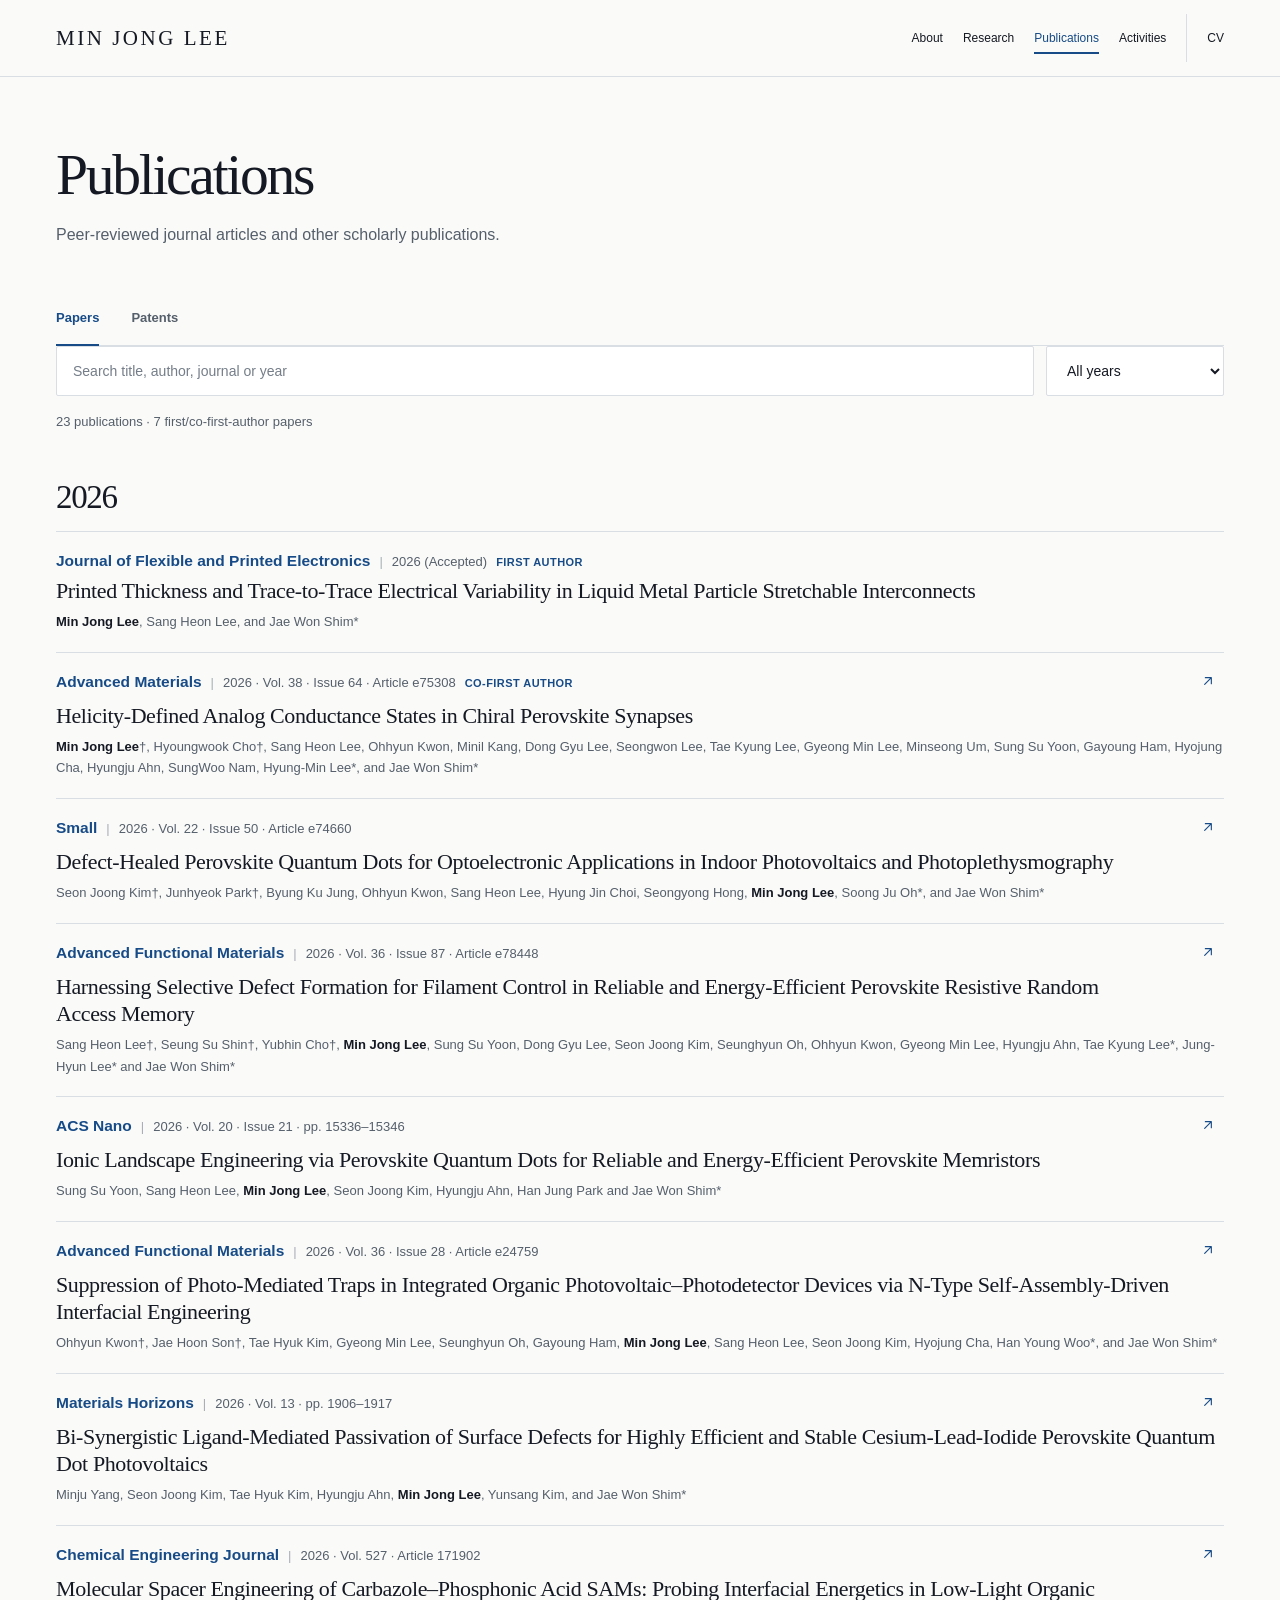
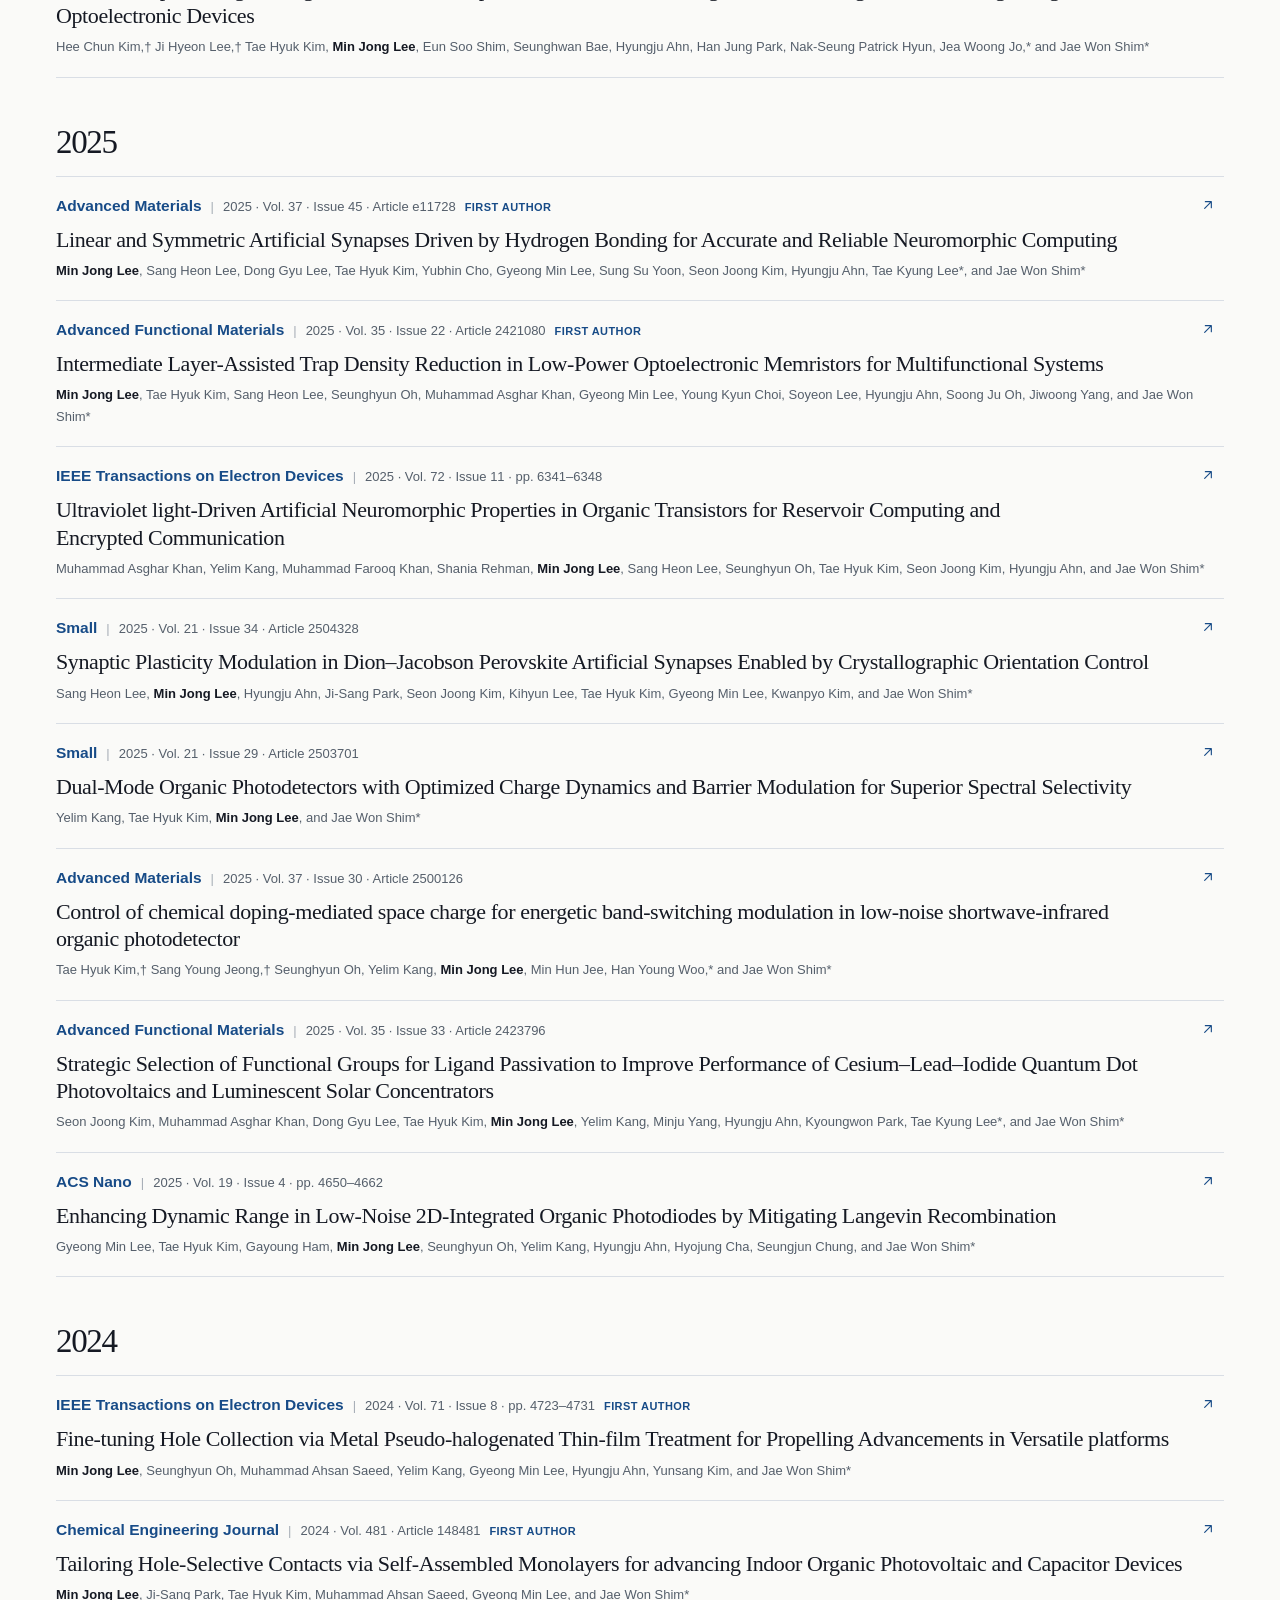
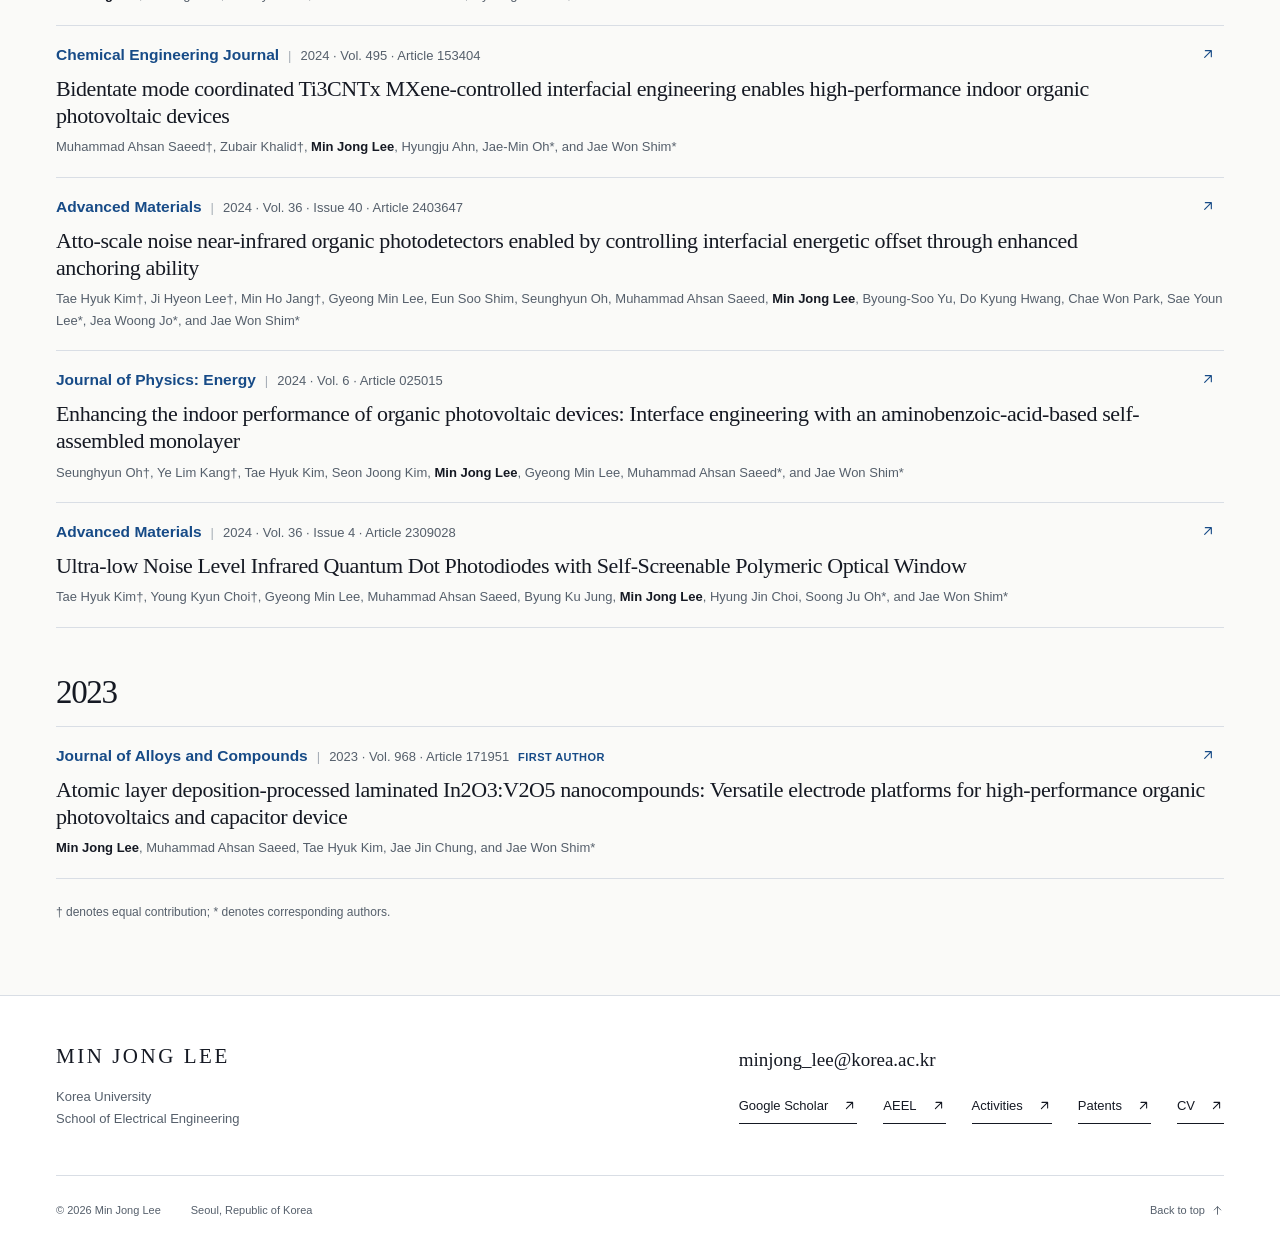
<file: publications.html>
<!doctype html>
<html lang="en">
<head>
  <meta charset="utf-8">
  <meta name="viewport" content="width=device-width, initial-scale=1">
  <title>Publications — Min Jong Lee</title>
  <meta name="description" content="Peer-reviewed and accepted publications by Min Jong Lee in memory, interface science, thin-film electronics, and organic and hybrid optoelectronics.">
  <meta name="theme-color" content="#fafaf8">
  <link rel="canonical" href="https://minjonglee.github.io/publications.html">
  <meta property="og:type" content="website">
  <meta property="og:site_name" content="Min Jong Lee · Device Physics and Reliability">
  <meta property="og:title" content="Publications — Min Jong Lee">
  <meta property="og:description" content="Peer-reviewed and accepted publications by Min Jong Lee in memory, interface science, thin-film electronics, and organic and hybrid optoelectronics.">
  <meta property="og:url" content="https://minjonglee.github.io/publications.html">
  <meta property="og:image" content="https://minjonglee.github.io/assets/social-preview.png">
  <meta property="og:image:width" content="1200"><meta property="og:image:height" content="630">
  <meta property="og:image:alt" content="Min Jong Lee — From Interface Physics to Reliable Electronic Systems">
  <meta name="twitter:card" content="summary_large_image">
  <link rel="icon" type="image/svg+xml" href="favicon.svg">
  <link rel="stylesheet" href="styles.css?v=20261124-patents-3">
  <script src="script.js?v=20261124-patents-1" defer></script>
  <script type="application/ld+json">{"@context":"https://schema.org","@type":"Person","name":"Min Jong Lee","url":"https://minjonglee.github.io/","email":"mailto:minjong_lee@korea.ac.kr","affiliation":{"@type":"CollegeOrUniversity","name":"Korea University"},"sameAs":["https://scholar.google.co.kr/citations?user=-BlGIHUAAAAJ&hl=ko"]}</script>

</head>
<body class="" id="top">
  <a class="skip-link" href="#main">Skip to content</a>
  <header class="site-header"><div class="header-inner shell">
    <a class="brand" href="index.html" aria-label="Min Jong Lee, home">MIN JONG LEE<span class="brand-dot" aria-hidden="true">.</span></a>
    <button class="menu-toggle" type="button" aria-expanded="false" aria-controls="primary-nav" aria-label="Open navigation" hidden><span>Menu</span><span class="menu-symbol" aria-hidden="true">+</span></button>
    <nav id="primary-nav" class="primary-nav" aria-label="Primary navigation"><a href="about.html">About</a><a href="research.html">Research</a><a href="publications.html" aria-current="page">Publications</a><a href="activities.html">Activities</a><a class="nav-cv" href="cv.html">CV</a></nav>
  </div></header>
  <main id="main" tabindex="-1"><header class="shell publications-hero"><h1>Publications</h1><p>Peer-reviewed journal articles and other scholarly publications.</p></header><nav class="section-tabs shell" aria-label="Publications sections"><a href="publications.html" aria-current="page">Papers</a><a href="patents.html">Patents</a></nav>
  <section class="shell publications-section" id="publications" aria-label="Publication list"><div class="publication-controls"><label class="sr-only" for="publication-search">Search publications</label><input id="publication-search" type="search" placeholder="Search title, author, journal or year" autocomplete="off"><label class="sr-only" for="publication-year-filter">Filter by year</label><select id="publication-year-filter"><option value="all">All years</option><option value="2026">2026</option><option value="2025">2025</option><option value="2024">2024</option><option value="2023">2023</option></select></div><p class="publication-count" id="publication-count" role="status" aria-live="polite">23 publications · 7 first/co-first-author papers</p><div id="publication-list"><section class="publication-year" data-year-group><h2>2026</h2><article class="publication-item" id="paper-24" data-year="2026" data-search="printed thickness and trace-to-trace electrical variability in liquid metal particle stretchable interconnects min jong lee, sang heon lee, and jae won shim* journal of flexible and printed electronics 2026 accepted thin-film &amp; flexible electronics"><div class="publication-topline"><p class="publication-meta"><span class="publication-source">Journal of Flexible and Printed Electronics</span><span class="publication-meta-separator" aria-hidden="true">|</span><span>2026 (Accepted)</span><span class="publication-author-role">First author</span></p></div><h3>Printed Thickness and Trace-to-Trace Electrical Variability in Liquid Metal Particle Stretchable Interconnects</h3><p class="authors"><strong>Min Jong Lee</strong>, Sang Heon Lee, and Jae Won Shim*</p></article><article class="publication-item" id="paper-22" data-year="2026" data-search="helicity-defined analog conductance states in chiral perovskite synapses min jong lee†, hyoungwook cho†, sang heon lee, ohhyun kwon, minil kang, dong gyu lee, seongwon lee, tae kyung lee, gyeong min lee, minseong um, sung su yoon, gayoung ham, hyojung cha, hyungju ahn, sungwoo nam, hyung-min lee*, and jae won shim* advanced materials 2026 published 10.1002/adma.75308 https://doi.org/10.1002/adma.75308 38 64 e75308"><div class="publication-topline"><p class="publication-meta"><span class="publication-source">Advanced Materials</span><span class="publication-meta-separator" aria-hidden="true">|</span><span>2026 · Vol. 38 · Issue 64 · Article e75308</span><span class="publication-author-role">Co-first author</span></p><a class="publication-doi" href="https://doi.org/10.1002/adma.75308" target="_blank" rel="noopener noreferrer" aria-label="Open DOI" title="Open DOI"><svg viewBox="0 0 24 24" width="16" height="16" fill="none" stroke="currentColor" stroke-width="1.7" stroke-linecap="round" stroke-linejoin="round" aria-hidden="true" focusable="false"><path d="M7 17 17 7M8 7h9v9"/></svg></a></div><h3>Helicity-Defined Analog Conductance States in Chiral Perovskite Synapses</h3><p class="authors"><strong>Min Jong Lee</strong>†, Hyoungwook Cho†, Sang Heon Lee, Ohhyun Kwon, Minil Kang, Dong Gyu Lee, Seongwon Lee, Tae Kyung Lee, Gyeong Min Lee, Minseong Um, Sung Su Yoon, Gayoung Ham, Hyojung Cha, Hyungju Ahn, SungWoo Nam, Hyung-Min Lee*, and Jae Won Shim*</p></article><article class="publication-item" id="paper-07" data-year="2026" data-search="defect-healed perovskite quantum dots for optoelectronic applications in indoor photovoltaics and photoplethysmography seon joong kim†, junhyeok park†, byung ku jung, ohhyun kwon, sang heon lee, hyung jin choi, seongyong hong, min jong lee, soong ju oh*, and jae won shim* small · early view small 2026 published 10.1002/smll.74660 22 50 e74660"><div class="publication-topline"><p class="publication-meta"><span class="publication-source">Small</span><span class="publication-meta-separator" aria-hidden="true">|</span><span>2026 · Vol. 22 · Issue 50 · Article e74660</span></p><a class="publication-doi" href="https://doi.org/10.1002/smll.74660" target="_blank" rel="noopener noreferrer" aria-label="Open DOI" title="Open DOI"><svg viewBox="0 0 24 24" width="16" height="16" fill="none" stroke="currentColor" stroke-width="1.7" stroke-linecap="round" stroke-linejoin="round" aria-hidden="true" focusable="false"><path d="M7 17 17 7M8 7h9v9"/></svg></a></div><h3>Defect-Healed Perovskite Quantum Dots for Optoelectronic Applications in Indoor Photovoltaics and Photoplethysmography</h3><p class="authors">Seon Joong Kim†, Junhyeok Park†, Byung Ku Jung, Ohhyun Kwon, Sang Heon Lee, Hyung Jin Choi, Seongyong Hong, <strong>Min Jong Lee</strong>, Soong Ju Oh*, and Jae Won Shim*</p></article><article class="publication-item" id="paper-23" data-year="2026" data-search="harnessing selective defect formation for filament control in reliable and energy-efficient perovskite resistive random access memory sang heon lee†, seung su shin†, yubhin cho†, min jong lee, sung su yoon, dong gyu lee, seon joong kim, seunghyun oh, ohhyun kwon, gyeong min lee, hyungju ahn, tae kyung lee*, jung-hyun lee* and jae won shim* advanced functional materials 2026 published 10.1002/adfm.78448 36 87 e78448"><div class="publication-topline"><p class="publication-meta"><span class="publication-source">Advanced Functional Materials</span><span class="publication-meta-separator" aria-hidden="true">|</span><span>2026 · Vol. 36 · Issue 87 · Article e78448</span></p><a class="publication-doi" href="https://doi.org/10.1002/adfm.78448" target="_blank" rel="noopener noreferrer" aria-label="Open DOI" title="Open DOI"><svg viewBox="0 0 24 24" width="16" height="16" fill="none" stroke="currentColor" stroke-width="1.7" stroke-linecap="round" stroke-linejoin="round" aria-hidden="true" focusable="false"><path d="M7 17 17 7M8 7h9v9"/></svg></a></div><h3>Harnessing Selective Defect Formation for Filament Control in Reliable and Energy-Efficient Perovskite Resistive Random Access Memory</h3><p class="authors">Sang Heon Lee†, Seung Su Shin†, Yubhin Cho†, <strong>Min Jong Lee</strong>, Sung Su Yoon, Dong Gyu Lee, Seon Joong Kim, Seunghyun Oh, Ohhyun Kwon, Gyeong Min Lee, Hyungju Ahn, Tae Kyung Lee*, Jung-Hyun Lee* and Jae Won Shim*</p></article><article class="publication-item" id="paper-08" data-year="2026" data-search="ionic landscape engineering via perovskite quantum dots for reliable and energy-efficient perovskite memristors sung su yoon, sang heon lee, min jong lee, seon joong kim, hyungju ahn, han jung park and jae won shim* acs nano · 20(21), 15336–15346 acs nano 2026 published 10.1021/acsnano.6c02822 20 21 15336 15346"><div class="publication-topline"><p class="publication-meta"><span class="publication-source">ACS Nano</span><span class="publication-meta-separator" aria-hidden="true">|</span><span>2026 · Vol. 20 · Issue 21 · pp. 15336–15346</span></p><a class="publication-doi" href="https://doi.org/10.1021/acsnano.6c02822" target="_blank" rel="noopener noreferrer" aria-label="Open DOI" title="Open DOI"><svg viewBox="0 0 24 24" width="16" height="16" fill="none" stroke="currentColor" stroke-width="1.7" stroke-linecap="round" stroke-linejoin="round" aria-hidden="true" focusable="false"><path d="M7 17 17 7M8 7h9v9"/></svg></a></div><h3>Ionic Landscape Engineering via Perovskite Quantum Dots for Reliable and Energy-Efficient Perovskite Memristors</h3><p class="authors">Sung Su Yoon, Sang Heon Lee, <strong>Min Jong Lee</strong>, Seon Joong Kim, Hyungju Ahn, Han Jung Park and Jae Won Shim*</p></article><article class="publication-item" id="paper-09" data-year="2026" data-search="suppression of photo-mediated traps in integrated organic photovoltaic–photodetector devices via n-type self-assembly-driven interfacial engineering ohhyun kwon†, jae hoon son†, tae hyuk kim, gyeong min lee, seunghyun oh, gayoung ham, min jong lee, sang heon lee, seon joong kim, hyojung cha, han young woo*, and jae won shim* advanced functional materials · 36(28), e24759 advanced functional materials 2026 published 10.1002/adfm.202524759 36 28 e24759"><div class="publication-topline"><p class="publication-meta"><span class="publication-source">Advanced Functional Materials</span><span class="publication-meta-separator" aria-hidden="true">|</span><span>2026 · Vol. 36 · Issue 28 · Article e24759</span></p><a class="publication-doi" href="https://doi.org/10.1002/adfm.202524759" target="_blank" rel="noopener noreferrer" aria-label="Open DOI" title="Open DOI"><svg viewBox="0 0 24 24" width="16" height="16" fill="none" stroke="currentColor" stroke-width="1.7" stroke-linecap="round" stroke-linejoin="round" aria-hidden="true" focusable="false"><path d="M7 17 17 7M8 7h9v9"/></svg></a></div><h3>Suppression of Photo-Mediated Traps in Integrated Organic Photovoltaic–Photodetector Devices via N-Type Self-Assembly-Driven Interfacial Engineering</h3><p class="authors">Ohhyun Kwon†, Jae Hoon Son†, Tae Hyuk Kim, Gyeong Min Lee, Seunghyun Oh, Gayoung Ham, <strong>Min Jong Lee</strong>, Sang Heon Lee, Seon Joong Kim, Hyojung Cha, Han Young Woo*, and Jae Won Shim*</p></article><article class="publication-item" id="paper-10" data-year="2026" data-search="bi-synergistic ligand-mediated passivation of surface defects for highly efficient and stable cesium-lead-iodide perovskite quantum dot photovoltaics minju yang, seon joong kim, tae hyuk kim, hyungju ahn, min jong lee, yunsang kim, and jae won shim* materials horizons · 13, 1906–1917 materials horizons 2026 published 10.1039/d5mh01763g 13 1906 1917"><div class="publication-topline"><p class="publication-meta"><span class="publication-source">Materials Horizons</span><span class="publication-meta-separator" aria-hidden="true">|</span><span>2026 · Vol. 13 · pp. 1906–1917</span></p><a class="publication-doi" href="https://doi.org/10.1039/D5MH01763G" target="_blank" rel="noopener noreferrer" aria-label="Open DOI" title="Open DOI"><svg viewBox="0 0 24 24" width="16" height="16" fill="none" stroke="currentColor" stroke-width="1.7" stroke-linecap="round" stroke-linejoin="round" aria-hidden="true" focusable="false"><path d="M7 17 17 7M8 7h9v9"/></svg></a></div><h3>Bi-Synergistic Ligand-Mediated Passivation of Surface Defects for Highly Efficient and Stable Cesium-Lead-Iodide Perovskite Quantum Dot Photovoltaics</h3><p class="authors">Minju Yang, Seon Joong Kim, Tae Hyuk Kim, Hyungju Ahn, <strong>Min Jong Lee</strong>, Yunsang Kim, and Jae Won Shim*</p></article><article class="publication-item" id="paper-11" data-year="2026" data-search="molecular spacer engineering of carbazole–phosphonic acid sams: probing interfacial energetics in low-light organic optoelectronic devices hee chun kim,† ji hyeon lee,† tae hyuk kim, min jong lee, eun soo shim, seunghwan bae, hyungju ahn, han jung park, nak-seung patrick hyun, jea woong jo,* and jae won shim* chemical engineering journal · 527, 171902 chemical engineering journal 2026 published 10.1016/j.cej.2025.171902 527 171902"><div class="publication-topline"><p class="publication-meta"><span class="publication-source">Chemical Engineering Journal</span><span class="publication-meta-separator" aria-hidden="true">|</span><span>2026 · Vol. 527 · Article 171902</span></p><a class="publication-doi" href="https://doi.org/10.1016/j.cej.2025.171902" target="_blank" rel="noopener noreferrer" aria-label="Open DOI" title="Open DOI"><svg viewBox="0 0 24 24" width="16" height="16" fill="none" stroke="currentColor" stroke-width="1.7" stroke-linecap="round" stroke-linejoin="round" aria-hidden="true" focusable="false"><path d="M7 17 17 7M8 7h9v9"/></svg></a></div><h3>Molecular Spacer Engineering of Carbazole–Phosphonic Acid SAMs: Probing Interfacial Energetics in Low-Light Organic Optoelectronic Devices</h3><p class="authors">Hee Chun Kim,† Ji Hyeon Lee,† Tae Hyuk Kim, <strong>Min Jong Lee</strong>, Eun Soo Shim, Seunghwan Bae, Hyungju Ahn, Han Jung Park, Nak-Seung Patrick Hyun, Jea Woong Jo,* and Jae Won Shim*</p></article></section><section class="publication-year" data-year-group><h2>2025</h2><article class="publication-item" id="paper-02" data-year="2025" data-search="linear and symmetric artificial synapses driven by hydrogen bonding for accurate and reliable neuromorphic computing min jong lee, sang heon lee, dong gyu lee, tae hyuk kim, yubhin cho, gyeong min lee, sung su yoon, seon joong kim, hyungju ahn, tae kyung lee*, and jae won shim* advanced materials · 37(45), e11728 advanced materials 2025 published 10.1002/adma.202511728 37 45 e11728"><div class="publication-topline"><p class="publication-meta"><span class="publication-source">Advanced Materials</span><span class="publication-meta-separator" aria-hidden="true">|</span><span>2025 · Vol. 37 · Issue 45 · Article e11728</span><span class="publication-author-role">First author</span></p><a class="publication-doi" href="https://doi.org/10.1002/adma.202511728" target="_blank" rel="noopener noreferrer" aria-label="Open DOI" title="Open DOI"><svg viewBox="0 0 24 24" width="16" height="16" fill="none" stroke="currentColor" stroke-width="1.7" stroke-linecap="round" stroke-linejoin="round" aria-hidden="true" focusable="false"><path d="M7 17 17 7M8 7h9v9"/></svg></a></div><h3>Linear and Symmetric Artificial Synapses Driven by Hydrogen Bonding for Accurate and Reliable Neuromorphic Computing</h3><p class="authors"><strong>Min Jong Lee</strong>, Sang Heon Lee, Dong Gyu Lee, Tae Hyuk Kim, Yubhin Cho, Gyeong Min Lee, Sung Su Yoon, Seon Joong Kim, Hyungju Ahn, Tae Kyung Lee*, and Jae Won Shim*</p></article><article class="publication-item" id="paper-03" data-year="2025" data-search="intermediate layer-assisted trap density reduction in low-power optoelectronic memristors for multifunctional systems min jong lee, tae hyuk kim, sang heon lee, seunghyun oh, muhammad asghar khan, gyeong min lee, young kyun choi, soyeon lee, hyungju ahn, soong ju oh, jiwoong yang, and jae won shim* advanced functional materials · 35(22), 2421080 advanced functional materials 2025 published 10.1002/adfm.202421080 35 22 2421080"><div class="publication-topline"><p class="publication-meta"><span class="publication-source">Advanced Functional Materials</span><span class="publication-meta-separator" aria-hidden="true">|</span><span>2025 · Vol. 35 · Issue 22 · Article 2421080</span><span class="publication-author-role">First author</span></p><a class="publication-doi" href="https://doi.org/10.1002/adfm.202421080" target="_blank" rel="noopener noreferrer" aria-label="Open DOI" title="Open DOI"><svg viewBox="0 0 24 24" width="16" height="16" fill="none" stroke="currentColor" stroke-width="1.7" stroke-linecap="round" stroke-linejoin="round" aria-hidden="true" focusable="false"><path d="M7 17 17 7M8 7h9v9"/></svg></a></div><h3>Intermediate Layer-Assisted Trap Density Reduction in Low-Power Optoelectronic Memristors for Multifunctional Systems</h3><p class="authors"><strong>Min Jong Lee</strong>, Tae Hyuk Kim, Sang Heon Lee, Seunghyun Oh, Muhammad Asghar Khan, Gyeong Min Lee, Young Kyun Choi, Soyeon Lee, Hyungju Ahn, Soong Ju Oh, Jiwoong Yang, and Jae Won Shim*</p></article><article class="publication-item" id="paper-12" data-year="2025" data-search="ultraviolet light-driven artificial neuromorphic properties in organic transistors for reservoir computing and encrypted communication muhammad asghar khan, yelim kang, muhammad farooq khan, shania rehman, min jong lee, sang heon lee, seunghyun oh, tae hyuk kim, seon joong kim, hyungju ahn, and jae won shim* ieee transactions on electron devices · 72(11), 6341–6348 ieee transactions on electron devices 2025 published 10.1109/ted.2025.3612316 72 11 6341 6348"><div class="publication-topline"><p class="publication-meta"><span class="publication-source">IEEE Transactions on Electron Devices</span><span class="publication-meta-separator" aria-hidden="true">|</span><span>2025 · Vol. 72 · Issue 11 · pp. 6341–6348</span></p><a class="publication-doi" href="https://doi.org/10.1109/TED.2025.3612316" target="_blank" rel="noopener noreferrer" aria-label="Open DOI" title="Open DOI"><svg viewBox="0 0 24 24" width="16" height="16" fill="none" stroke="currentColor" stroke-width="1.7" stroke-linecap="round" stroke-linejoin="round" aria-hidden="true" focusable="false"><path d="M7 17 17 7M8 7h9v9"/></svg></a></div><h3>Ultraviolet light-Driven Artificial Neuromorphic Properties in Organic Transistors for Reservoir Computing and Encrypted Communication</h3><p class="authors">Muhammad Asghar Khan, Yelim Kang, Muhammad Farooq Khan, Shania Rehman, <strong>Min Jong Lee</strong>, Sang Heon Lee, Seunghyun Oh, Tae Hyuk Kim, Seon Joong Kim, Hyungju Ahn, and Jae Won Shim*</p></article><article class="publication-item" id="paper-13" data-year="2025" data-search="synaptic plasticity modulation in dion–jacobson perovskite artificial synapses enabled by crystallographic orientation control sang heon lee, min jong lee, hyungju ahn, ji-sang park, seon joong kim, kihyun lee, tae hyuk kim, gyeong min lee, kwanpyo kim, and jae won shim* small · 21(34), 2504328 small 2025 published 10.1002/smll.202504328 21 34 2504328"><div class="publication-topline"><p class="publication-meta"><span class="publication-source">Small</span><span class="publication-meta-separator" aria-hidden="true">|</span><span>2025 · Vol. 21 · Issue 34 · Article 2504328</span></p><a class="publication-doi" href="https://doi.org/10.1002/smll.202504328" target="_blank" rel="noopener noreferrer" aria-label="Open DOI" title="Open DOI"><svg viewBox="0 0 24 24" width="16" height="16" fill="none" stroke="currentColor" stroke-width="1.7" stroke-linecap="round" stroke-linejoin="round" aria-hidden="true" focusable="false"><path d="M7 17 17 7M8 7h9v9"/></svg></a></div><h3>Synaptic Plasticity Modulation in Dion–Jacobson Perovskite Artificial Synapses Enabled by Crystallographic Orientation Control</h3><p class="authors">Sang Heon Lee, <strong>Min Jong Lee</strong>, Hyungju Ahn, Ji-Sang Park, Seon Joong Kim, Kihyun Lee, Tae Hyuk Kim, Gyeong Min Lee, Kwanpyo Kim, and Jae Won Shim*</p></article><article class="publication-item" id="paper-14" data-year="2025" data-search="dual-mode organic photodetectors with optimized charge dynamics and barrier modulation for superior spectral selectivity yelim kang, tae hyuk kim, min jong lee, and jae won shim* small · 21(29), 2503701 small 2025 published 10.1002/smll.202503701 21 29 2503701"><div class="publication-topline"><p class="publication-meta"><span class="publication-source">Small</span><span class="publication-meta-separator" aria-hidden="true">|</span><span>2025 · Vol. 21 · Issue 29 · Article 2503701</span></p><a class="publication-doi" href="https://doi.org/10.1002/smll.202503701" target="_blank" rel="noopener noreferrer" aria-label="Open DOI" title="Open DOI"><svg viewBox="0 0 24 24" width="16" height="16" fill="none" stroke="currentColor" stroke-width="1.7" stroke-linecap="round" stroke-linejoin="round" aria-hidden="true" focusable="false"><path d="M7 17 17 7M8 7h9v9"/></svg></a></div><h3>Dual-Mode Organic Photodetectors with Optimized Charge Dynamics and Barrier Modulation for Superior Spectral Selectivity</h3><p class="authors">Yelim Kang, Tae Hyuk Kim, <strong>Min Jong Lee</strong>, and Jae Won Shim*</p></article><article class="publication-item" id="paper-15" data-year="2025" data-search="control of chemical doping-mediated space charge for energetic band-switching modulation in low-noise shortwave-infrared organic photodetector tae hyuk kim,† sang young jeong,† seunghyun oh, yelim kang, min jong lee, min hun jee, han young woo,* and jae won shim* advanced materials · 37(30), 2500126 advanced materials 2025 published 10.1002/adma.202500126 37 30 2500126"><div class="publication-topline"><p class="publication-meta"><span class="publication-source">Advanced Materials</span><span class="publication-meta-separator" aria-hidden="true">|</span><span>2025 · Vol. 37 · Issue 30 · Article 2500126</span></p><a class="publication-doi" href="https://doi.org/10.1002/adma.202500126" target="_blank" rel="noopener noreferrer" aria-label="Open DOI" title="Open DOI"><svg viewBox="0 0 24 24" width="16" height="16" fill="none" stroke="currentColor" stroke-width="1.7" stroke-linecap="round" stroke-linejoin="round" aria-hidden="true" focusable="false"><path d="M7 17 17 7M8 7h9v9"/></svg></a></div><h3>Control of chemical doping-mediated space charge for energetic band-switching modulation in low-noise shortwave-infrared organic photodetector</h3><p class="authors">Tae Hyuk Kim,† Sang Young Jeong,† Seunghyun Oh, Yelim Kang, <strong>Min Jong Lee</strong>, Min Hun Jee, Han Young Woo,* and Jae Won Shim*</p></article><article class="publication-item" id="paper-16" data-year="2025" data-search="strategic selection of functional groups for ligand passivation to improve performance of cesium–lead–iodide quantum dot photovoltaics and luminescent solar concentrators seon joong kim, muhammad asghar khan, dong gyu lee, tae hyuk kim, min jong lee, yelim kang, minju yang, hyungju ahn, kyoungwon park, tae kyung lee*, and jae won shim* advanced functional materials · 35(33), 2423796 advanced functional materials 2025 published 10.1002/adfm.202423796 35 33 2423796"><div class="publication-topline"><p class="publication-meta"><span class="publication-source">Advanced Functional Materials</span><span class="publication-meta-separator" aria-hidden="true">|</span><span>2025 · Vol. 35 · Issue 33 · Article 2423796</span></p><a class="publication-doi" href="https://doi.org/10.1002/adfm.202423796" target="_blank" rel="noopener noreferrer" aria-label="Open DOI" title="Open DOI"><svg viewBox="0 0 24 24" width="16" height="16" fill="none" stroke="currentColor" stroke-width="1.7" stroke-linecap="round" stroke-linejoin="round" aria-hidden="true" focusable="false"><path d="M7 17 17 7M8 7h9v9"/></svg></a></div><h3>Strategic Selection of Functional Groups for Ligand Passivation to Improve Performance of Cesium–Lead–Iodide Quantum Dot Photovoltaics and Luminescent Solar Concentrators</h3><p class="authors">Seon Joong Kim, Muhammad Asghar Khan, Dong Gyu Lee, Tae Hyuk Kim, <strong>Min Jong Lee</strong>, Yelim Kang, Minju Yang, Hyungju Ahn, Kyoungwon Park, Tae Kyung Lee*, and Jae Won Shim*</p></article><article class="publication-item" id="paper-17" data-year="2025" data-search="enhancing dynamic range in low-noise 2d-integrated organic photodiodes by mitigating langevin recombination gyeong min lee, tae hyuk kim, gayoung ham, min jong lee, seunghyun oh, yelim kang, hyungju ahn, hyojung cha, seungjun chung, and jae won shim* acs nano · 19(4), 4650–4662 acs nano 2025 published 10.1021/acsnano.4c15041 19 4 4650 4662"><div class="publication-topline"><p class="publication-meta"><span class="publication-source">ACS Nano</span><span class="publication-meta-separator" aria-hidden="true">|</span><span>2025 · Vol. 19 · Issue 4 · pp. 4650–4662</span></p><a class="publication-doi" href="https://doi.org/10.1021/acsnano.4c15041" target="_blank" rel="noopener noreferrer" aria-label="Open DOI" title="Open DOI"><svg viewBox="0 0 24 24" width="16" height="16" fill="none" stroke="currentColor" stroke-width="1.7" stroke-linecap="round" stroke-linejoin="round" aria-hidden="true" focusable="false"><path d="M7 17 17 7M8 7h9v9"/></svg></a></div><h3>Enhancing Dynamic Range in Low-Noise 2D-Integrated Organic Photodiodes by Mitigating Langevin Recombination</h3><p class="authors">Gyeong Min Lee, Tae Hyuk Kim, Gayoung Ham, <strong>Min Jong Lee</strong>, Seunghyun Oh, Yelim Kang, Hyungju Ahn, Hyojung Cha, Seungjun Chung, and Jae Won Shim*</p></article></section><section class="publication-year" data-year-group><h2>2024</h2><article class="publication-item" id="paper-04" data-year="2024" data-search="fine-tuning hole collection via metal pseudo-halogenated thin-film treatment for propelling advancements in versatile platforms min jong lee, seunghyun oh, muhammad ahsan saeed, yelim kang, gyeong min lee, hyungju ahn, yunsang kim, and jae won shim* ieee transactions on electron devices · 71(8), 4723–4731 ieee transactions on electron devices 2024 published 10.1109/ted.2024.3408773 71 8 4723 4731"><div class="publication-topline"><p class="publication-meta"><span class="publication-source">IEEE Transactions on Electron Devices</span><span class="publication-meta-separator" aria-hidden="true">|</span><span>2024 · Vol. 71 · Issue 8 · pp. 4723–4731</span><span class="publication-author-role">First author</span></p><a class="publication-doi" href="https://doi.org/10.1109/TED.2024.3408773" target="_blank" rel="noopener noreferrer" aria-label="Open DOI" title="Open DOI"><svg viewBox="0 0 24 24" width="16" height="16" fill="none" stroke="currentColor" stroke-width="1.7" stroke-linecap="round" stroke-linejoin="round" aria-hidden="true" focusable="false"><path d="M7 17 17 7M8 7h9v9"/></svg></a></div><h3>Fine-tuning Hole Collection via Metal Pseudo-halogenated Thin-film Treatment for Propelling Advancements in Versatile platforms</h3><p class="authors"><strong>Min Jong Lee</strong>, Seunghyun Oh, Muhammad Ahsan Saeed, Yelim Kang, Gyeong Min Lee, Hyungju Ahn, Yunsang Kim, and Jae Won Shim*</p></article><article class="publication-item" id="paper-05" data-year="2024" data-search="tailoring hole-selective contacts via self-assembled monolayers for advancing indoor organic photovoltaic and capacitor devices min jong lee, ji-sang park, tae hyuk kim, muhammad ahsan saeed, gyeong min lee, and jae won shim* chemical engineering journal · 481, 148481 chemical engineering journal 2024 published 10.1016/j.cej.2023.148481 481 148481"><div class="publication-topline"><p class="publication-meta"><span class="publication-source">Chemical Engineering Journal</span><span class="publication-meta-separator" aria-hidden="true">|</span><span>2024 · Vol. 481 · Article 148481</span><span class="publication-author-role">First author</span></p><a class="publication-doi" href="https://doi.org/10.1016/j.cej.2023.148481" target="_blank" rel="noopener noreferrer" aria-label="Open DOI" title="Open DOI"><svg viewBox="0 0 24 24" width="16" height="16" fill="none" stroke="currentColor" stroke-width="1.7" stroke-linecap="round" stroke-linejoin="round" aria-hidden="true" focusable="false"><path d="M7 17 17 7M8 7h9v9"/></svg></a></div><h3>Tailoring Hole-Selective Contacts via Self-Assembled Monolayers for advancing Indoor Organic Photovoltaic and Capacitor Devices</h3><p class="authors"><strong>Min Jong Lee</strong>, Ji-Sang Park, Tae Hyuk Kim, Muhammad Ahsan Saeed, Gyeong Min Lee, and Jae Won Shim*</p></article><article class="publication-item" id="paper-18" data-year="2024" data-search="bidentate mode coordinated ti3cntx mxene-controlled interfacial engineering enables high-performance indoor organic photovoltaic devices muhammad ahsan saeed†, zubair khalid†, min jong lee, hyungju ahn, jae-min oh*, and jae won shim* chemical engineering journal · 495, 153404 chemical engineering journal 2024 published 10.1016/j.cej.2024.153404 495 153404"><div class="publication-topline"><p class="publication-meta"><span class="publication-source">Chemical Engineering Journal</span><span class="publication-meta-separator" aria-hidden="true">|</span><span>2024 · Vol. 495 · Article 153404</span></p><a class="publication-doi" href="https://doi.org/10.1016/j.cej.2024.153404" target="_blank" rel="noopener noreferrer" aria-label="Open DOI" title="Open DOI"><svg viewBox="0 0 24 24" width="16" height="16" fill="none" stroke="currentColor" stroke-width="1.7" stroke-linecap="round" stroke-linejoin="round" aria-hidden="true" focusable="false"><path d="M7 17 17 7M8 7h9v9"/></svg></a></div><h3>Bidentate mode coordinated Ti3CNTx MXene-controlled interfacial engineering enables high-performance indoor organic photovoltaic devices</h3><p class="authors">Muhammad Ahsan Saeed†, Zubair Khalid†, <strong>Min Jong Lee</strong>, Hyungju Ahn, Jae-Min Oh*, and Jae Won Shim*</p></article><article class="publication-item" id="paper-19" data-year="2024" data-search="atto-scale noise near-infrared organic photodetectors enabled by controlling interfacial energetic offset through enhanced anchoring ability tae hyuk kim†, ji hyeon lee†, min ho jang†, gyeong min lee, eun soo shim, seunghyun oh, muhammad ahsan saeed, min jong lee, byoung-soo yu, do kyung hwang, chae won park, sae youn lee*, jea woong jo*, and jae won shim* advanced materials · 36(40), 2403647 advanced materials 2024 published 10.1002/adma.202403647 36 40 2403647"><div class="publication-topline"><p class="publication-meta"><span class="publication-source">Advanced Materials</span><span class="publication-meta-separator" aria-hidden="true">|</span><span>2024 · Vol. 36 · Issue 40 · Article 2403647</span></p><a class="publication-doi" href="https://doi.org/10.1002/adma.202403647" target="_blank" rel="noopener noreferrer" aria-label="Open DOI" title="Open DOI"><svg viewBox="0 0 24 24" width="16" height="16" fill="none" stroke="currentColor" stroke-width="1.7" stroke-linecap="round" stroke-linejoin="round" aria-hidden="true" focusable="false"><path d="M7 17 17 7M8 7h9v9"/></svg></a></div><h3>Atto-scale noise near-infrared organic photodetectors enabled by controlling interfacial energetic offset through enhanced anchoring ability</h3><p class="authors">Tae Hyuk Kim†, Ji Hyeon Lee†, Min Ho Jang†, Gyeong Min Lee, Eun Soo Shim, Seunghyun Oh, Muhammad Ahsan Saeed, <strong>Min Jong Lee</strong>, Byoung-Soo Yu, Do Kyung Hwang, Chae Won Park, Sae Youn Lee*, Jea Woong Jo*, and Jae Won Shim*</p></article><article class="publication-item" id="paper-20" data-year="2024" data-search="enhancing the indoor performance of organic photovoltaic devices: interface engineering with an aminobenzoic-acid-based self-assembled monolayer seunghyun oh†, ye lim kang†, tae hyuk kim, seon joong kim, min jong lee, gyeong min lee, muhammad ahsan saeed*, and jae won shim* journal of physics: energy · 6, 025015 journal of physics: energy 2024 published 10.1088/2515-7655/ad307d 6 025015"><div class="publication-topline"><p class="publication-meta"><span class="publication-source">Journal of Physics: Energy</span><span class="publication-meta-separator" aria-hidden="true">|</span><span>2024 · Vol. 6 · Article 025015</span></p><a class="publication-doi" href="https://doi.org/10.1088/2515-7655/ad307d" target="_blank" rel="noopener noreferrer" aria-label="Open DOI" title="Open DOI"><svg viewBox="0 0 24 24" width="16" height="16" fill="none" stroke="currentColor" stroke-width="1.7" stroke-linecap="round" stroke-linejoin="round" aria-hidden="true" focusable="false"><path d="M7 17 17 7M8 7h9v9"/></svg></a></div><h3>Enhancing the indoor performance of organic photovoltaic devices: Interface engineering with an aminobenzoic-acid-based self-assembled monolayer</h3><p class="authors">Seunghyun Oh†, Ye Lim Kang†, Tae Hyuk Kim, Seon Joong Kim, <strong>Min Jong Lee</strong>, Gyeong Min Lee, Muhammad Ahsan Saeed*, and Jae Won Shim*</p></article><article class="publication-item" id="paper-21" data-year="2024" data-search="ultra-low noise level infrared quantum dot photodiodes with self-screenable polymeric optical window tae hyuk kim†, young kyun choi†, gyeong min lee, muhammad ahsan saeed, byung ku jung, min jong lee, hyung jin choi, soong ju oh*, and jae won shim* advanced materials · 36(4), 2309028 advanced materials 2024 published 10.1002/adma.202309028 36 4 2309028"><div class="publication-topline"><p class="publication-meta"><span class="publication-source">Advanced Materials</span><span class="publication-meta-separator" aria-hidden="true">|</span><span>2024 · Vol. 36 · Issue 4 · Article 2309028</span></p><a class="publication-doi" href="https://doi.org/10.1002/adma.202309028" target="_blank" rel="noopener noreferrer" aria-label="Open DOI" title="Open DOI"><svg viewBox="0 0 24 24" width="16" height="16" fill="none" stroke="currentColor" stroke-width="1.7" stroke-linecap="round" stroke-linejoin="round" aria-hidden="true" focusable="false"><path d="M7 17 17 7M8 7h9v9"/></svg></a></div><h3>Ultra-low Noise Level Infrared Quantum Dot Photodiodes with Self-Screenable Polymeric Optical Window</h3><p class="authors">Tae Hyuk Kim†, Young Kyun Choi†, Gyeong Min Lee, Muhammad Ahsan Saeed, Byung Ku Jung, <strong>Min Jong Lee</strong>, Hyung Jin Choi, Soong Ju Oh*, and Jae Won Shim*</p></article></section><section class="publication-year" data-year-group><h2>2023</h2><article class="publication-item" id="paper-06" data-year="2023" data-search="atomic layer deposition-processed laminated in2o3:v2o5 nanocompounds: versatile electrode platforms for high-performance organic photovoltaics and capacitor device min jong lee, muhammad ahsan saeed, tae hyuk kim, jae jin chung, and jae won shim* journal of alloys and compounds · 968, 171951 journal of alloys and compounds 2023 published 10.1016/j.jallcom.2023.171951 968 171951"><div class="publication-topline"><p class="publication-meta"><span class="publication-source">Journal of Alloys and Compounds</span><span class="publication-meta-separator" aria-hidden="true">|</span><span>2023 · Vol. 968 · Article 171951</span><span class="publication-author-role">First author</span></p><a class="publication-doi" href="https://doi.org/10.1016/j.jallcom.2023.171951" target="_blank" rel="noopener noreferrer" aria-label="Open DOI" title="Open DOI"><svg viewBox="0 0 24 24" width="16" height="16" fill="none" stroke="currentColor" stroke-width="1.7" stroke-linecap="round" stroke-linejoin="round" aria-hidden="true" focusable="false"><path d="M7 17 17 7M8 7h9v9"/></svg></a></div><h3>Atomic layer deposition-processed laminated In2O3:V2O5 nanocompounds: Versatile electrode platforms for high-performance organic photovoltaics and capacitor device</h3><p class="authors"><strong>Min Jong Lee</strong>, Muhammad Ahsan Saeed, Tae Hyuk Kim, Jae Jin Chung, and Jae Won Shim*</p></article></section></div><p id="publication-empty" class="publication-empty" hidden>No publications match this search and year.</p><p class="record-note">† denotes equal contribution; * denotes corresponding authors.</p></section></main>
  <footer class="site-footer" id="contact"><div class="shell"><div class="footer-top"><div><a class="brand" href="index.html">MIN JONG LEE</a><p>Korea University<br>School of Electrical Engineering</p></div><div class="footer-contact"><a class="footer-email" href="mailto:minjong_lee@korea.ac.kr">minjong_lee@korea.ac.kr</a><div class="profile-links"><a class="text-link" href="https://scholar.google.co.kr/citations?user=-BlGIHUAAAAJ&amp;hl=ko" >Google Scholar <svg viewBox="0 0 24 24" width="15" height="15" fill="none" stroke="currentColor" stroke-width="1.7" stroke-linecap="round" stroke-linejoin="round" aria-hidden="true" focusable="false"><path d="M7 17 17 7M8 7h9v9"/></svg></a><a class="text-link" href="https://shimgrp.korea.ac.kr/" >AEEL <svg viewBox="0 0 24 24" width="15" height="15" fill="none" stroke="currentColor" stroke-width="1.7" stroke-linecap="round" stroke-linejoin="round" aria-hidden="true" focusable="false"><path d="M7 17 17 7M8 7h9v9"/></svg></a><a class="text-link" href="activities.html" >Activities <svg viewBox="0 0 24 24" width="15" height="15" fill="none" stroke="currentColor" stroke-width="1.7" stroke-linecap="round" stroke-linejoin="round" aria-hidden="true" focusable="false"><path d="M7 17 17 7M8 7h9v9"/></svg></a><a class="text-link" href="patents.html" >Patents <svg viewBox="0 0 24 24" width="15" height="15" fill="none" stroke="currentColor" stroke-width="1.7" stroke-linecap="round" stroke-linejoin="round" aria-hidden="true" focusable="false"><path d="M7 17 17 7M8 7h9v9"/></svg></a><a class="text-link" href="cv.html" >CV <svg viewBox="0 0 24 24" width="15" height="15" fill="none" stroke="currentColor" stroke-width="1.7" stroke-linecap="round" stroke-linejoin="round" aria-hidden="true" focusable="false"><path d="M7 17 17 7M8 7h9v9"/></svg></a></div></div></div><div class="footer-bottom"><span>© <span id="copyright-year">2026</span> Min Jong Lee</span><span>Seoul, Republic of Korea</span><a href="#top">Back to top <svg viewBox="0 0 24 24" width="15" height="15" fill="none" stroke="currentColor" stroke-width="1.7" stroke-linecap="round" stroke-linejoin="round" aria-hidden="true" focusable="false"><path d="M12 19V5m-6 6 6-6 6 6"/></svg></a></div></div></footer>
</body>
</html>
</file>
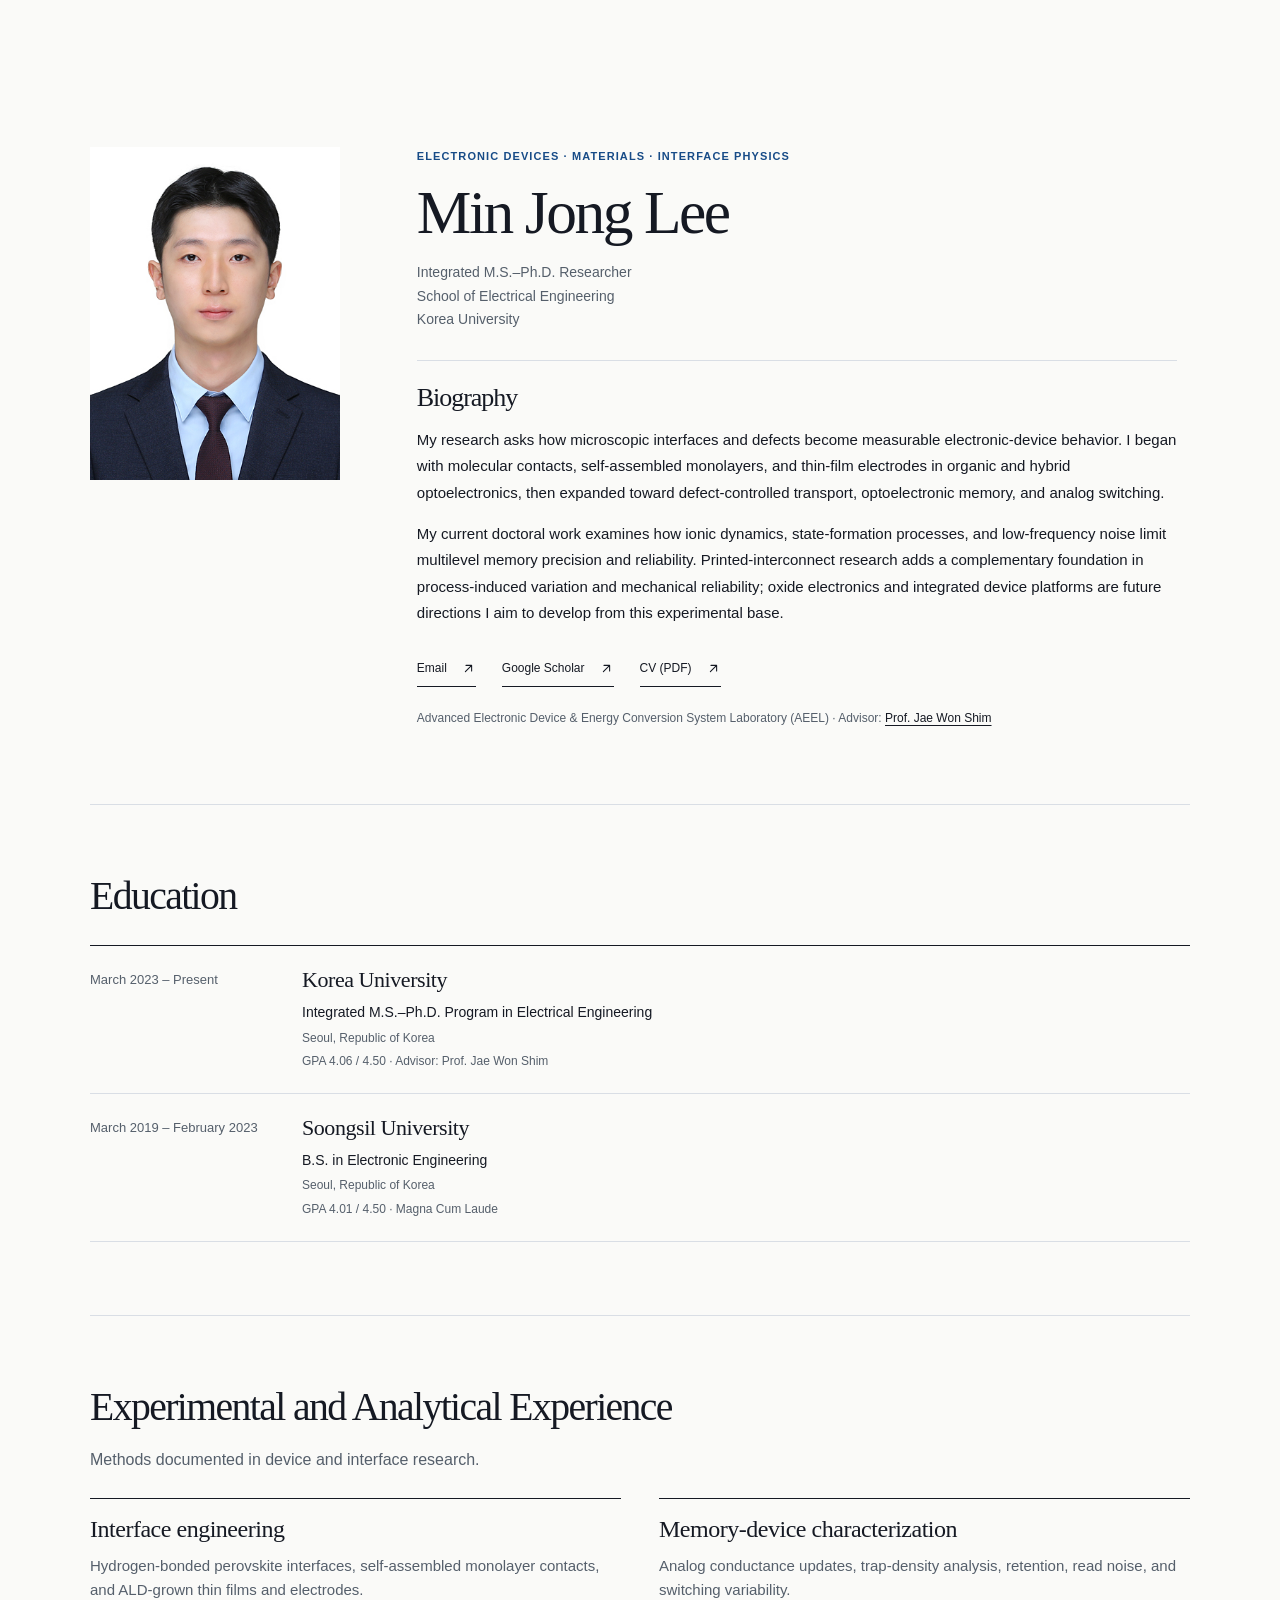
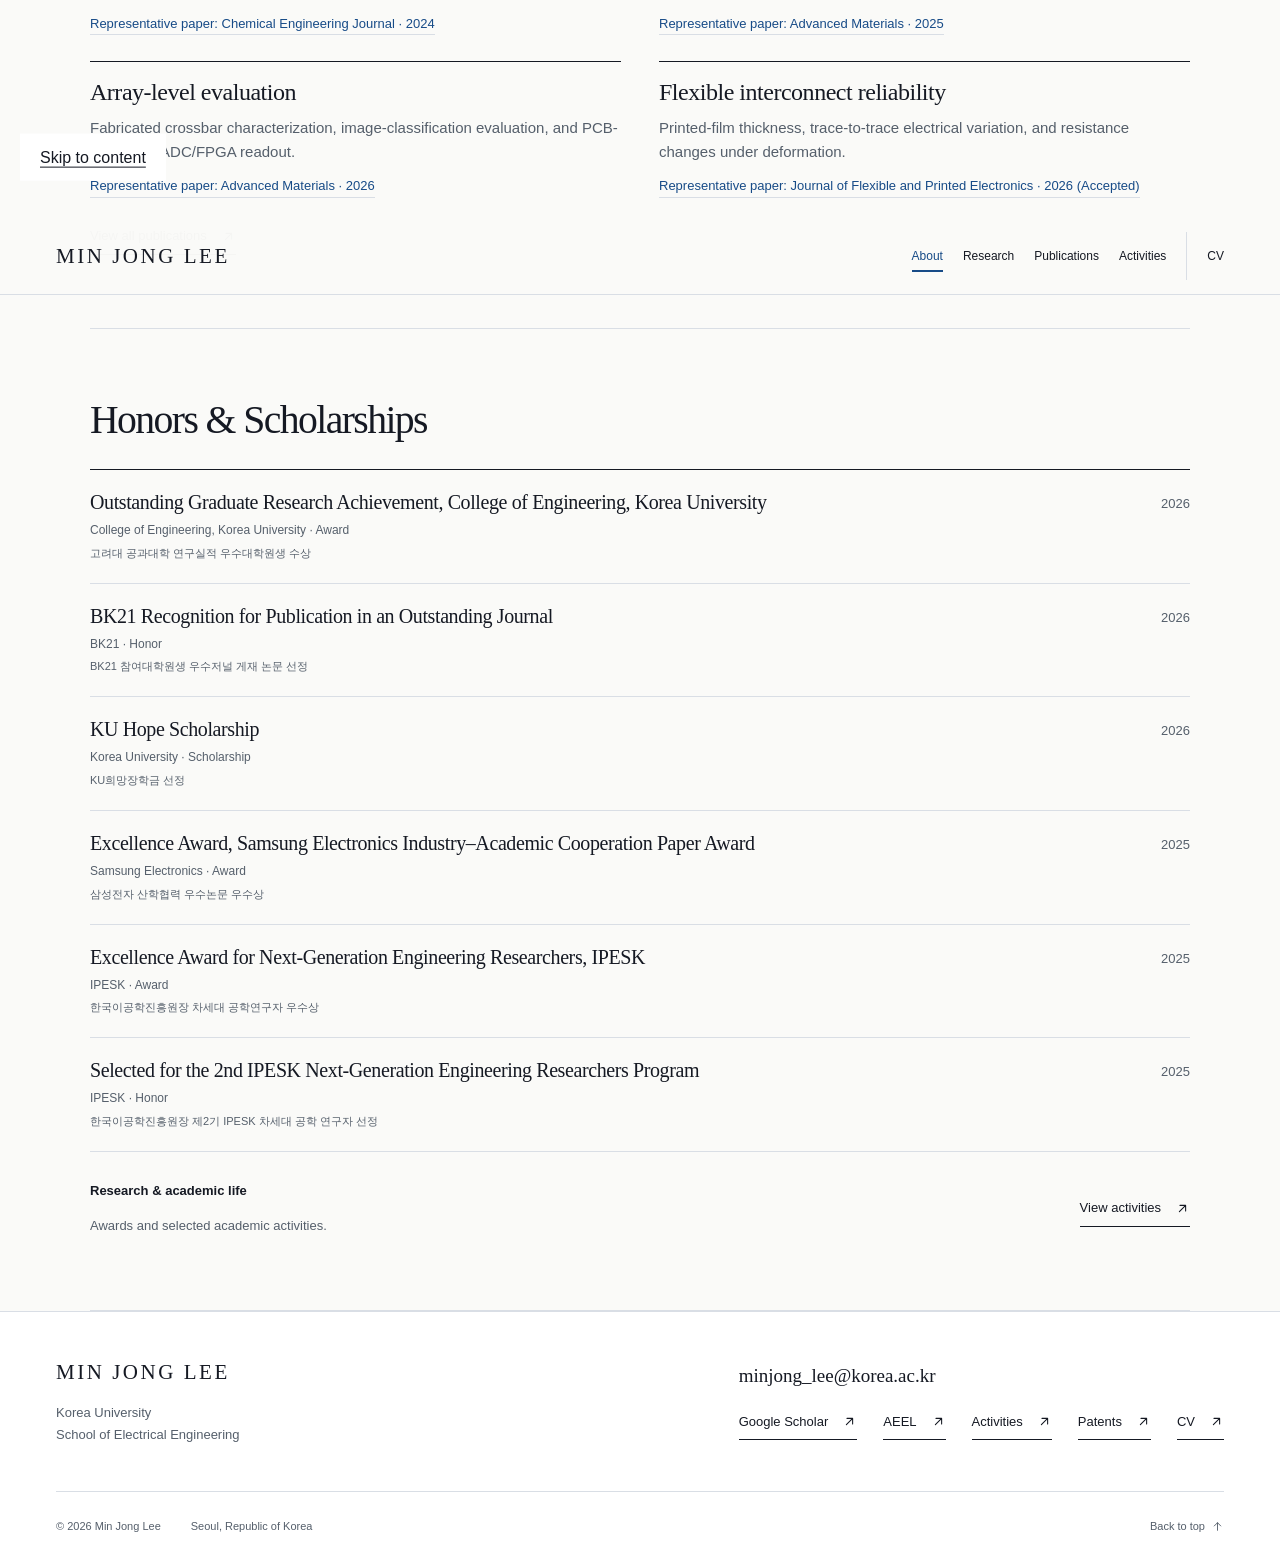
<file: recognition.html>
<!doctype html>
<html lang="en">
<head>
  <meta charset="utf-8">
  <meta name="viewport" content="width=device-width, initial-scale=1">
  <title>Activities &amp; recognition — Min Jong Lee</title>
  <meta name="description" content="Continue to activities &amp; recognition for Min Jong Lee.">
  <meta name="theme-color" content="#fafaf8">
  <link rel="canonical" href="https://minjonglee.github.io/about.html">
  <meta property="og:type" content="website">
  <meta property="og:site_name" content="Min Jong Lee · Device Physics and Reliability">
  <meta property="og:title" content="Activities &amp; recognition — Min Jong Lee">
  <meta property="og:description" content="Continue to activities &amp; recognition for Min Jong Lee.">
  <meta property="og:url" content="https://minjonglee.github.io/about.html">
  <meta property="og:image" content="https://minjonglee.github.io/assets/social-preview.png">
  <meta property="og:image:width" content="1200"><meta property="og:image:height" content="630">
  <meta property="og:image:alt" content="Min Jong Lee — From Interface Physics to Reliable Electronic Systems">
  <meta name="twitter:card" content="summary_large_image">
  <link rel="icon" type="image/svg+xml" href="favicon.svg">
  <link rel="stylesheet" href="styles.css?v=20261124-patents-3">
  <script src="script.js?v=20261124-patents-1" defer></script>
  <script type="application/ld+json">{"@context":"https://schema.org","@type":"Person","name":"Min Jong Lee","url":"https://minjonglee.github.io/","email":"mailto:minjong_lee@korea.ac.kr","affiliation":{"@type":"CollegeOrUniversity","name":"Korea University"},"sameAs":["https://scholar.google.co.kr/citations?user=-BlGIHUAAAAJ&hl=ko"]}</script>
<meta name="robots" content="noindex,follow"><meta http-equiv="refresh" content="0;url=about.html#recognition">
</head>
<body class="" id="top">
  <a class="skip-link" href="#main">Skip to content</a>
  <header class="site-header"><div class="header-inner shell">
    <a class="brand" href="index.html" aria-label="Min Jong Lee, home">MIN JONG LEE<span class="brand-dot" aria-hidden="true">.</span></a>
    <button class="menu-toggle" type="button" aria-expanded="false" aria-controls="primary-nav" aria-label="Open navigation" hidden><span>Menu</span><span class="menu-symbol" aria-hidden="true">+</span></button>
    <nav id="primary-nav" class="primary-nav" aria-label="Primary navigation"><a href="about.html">About</a><a href="research.html">Research</a><a href="publications.html">Publications</a><a href="activities.html">Activities</a><a class="nav-cv" href="cv.html">CV</a></nav>
  </div></header>
  <main id="main" tabindex="-1"><section class="page-hero shell"><h1>Activities & recognition</h1><p>This page has moved.</p><a class="text-link" href="about.html#recognition" >Continue to activities & recognition <svg viewBox="0 0 24 24" width="15" height="15" fill="none" stroke="currentColor" stroke-width="1.7" stroke-linecap="round" stroke-linejoin="round" aria-hidden="true" focusable="false"><path d="M7 17 17 7M8 7h9v9"/></svg></a></section></main>
  <footer class="site-footer" id="contact"><div class="shell"><div class="footer-top"><div><a class="brand" href="index.html">MIN JONG LEE</a><p>Korea University<br>School of Electrical Engineering</p></div><div class="footer-contact"><a class="footer-email" href="mailto:minjong_lee@korea.ac.kr">minjong_lee@korea.ac.kr</a><div class="profile-links"><a class="text-link" href="https://scholar.google.co.kr/citations?user=-BlGIHUAAAAJ&amp;hl=ko" >Google Scholar <svg viewBox="0 0 24 24" width="15" height="15" fill="none" stroke="currentColor" stroke-width="1.7" stroke-linecap="round" stroke-linejoin="round" aria-hidden="true" focusable="false"><path d="M7 17 17 7M8 7h9v9"/></svg></a><a class="text-link" href="https://shimgrp.korea.ac.kr/" >AEEL <svg viewBox="0 0 24 24" width="15" height="15" fill="none" stroke="currentColor" stroke-width="1.7" stroke-linecap="round" stroke-linejoin="round" aria-hidden="true" focusable="false"><path d="M7 17 17 7M8 7h9v9"/></svg></a><a class="text-link" href="activities.html" >Activities <svg viewBox="0 0 24 24" width="15" height="15" fill="none" stroke="currentColor" stroke-width="1.7" stroke-linecap="round" stroke-linejoin="round" aria-hidden="true" focusable="false"><path d="M7 17 17 7M8 7h9v9"/></svg></a><a class="text-link" href="patents.html" >Patents <svg viewBox="0 0 24 24" width="15" height="15" fill="none" stroke="currentColor" stroke-width="1.7" stroke-linecap="round" stroke-linejoin="round" aria-hidden="true" focusable="false"><path d="M7 17 17 7M8 7h9v9"/></svg></a><a class="text-link" href="cv.html" >CV <svg viewBox="0 0 24 24" width="15" height="15" fill="none" stroke="currentColor" stroke-width="1.7" stroke-linecap="round" stroke-linejoin="round" aria-hidden="true" focusable="false"><path d="M7 17 17 7M8 7h9v9"/></svg></a></div></div></div><div class="footer-bottom"><span>© <span id="copyright-year">2026</span> Min Jong Lee</span><span>Seoul, Republic of Korea</span><a href="#top">Back to top <svg viewBox="0 0 24 24" width="15" height="15" fill="none" stroke="currentColor" stroke-width="1.7" stroke-linecap="round" stroke-linejoin="round" aria-hidden="true" focusable="false"><path d="M12 19V5m-6 6 6-6 6 6"/></svg></a></div></div></footer>
</body>
</html>
</file>
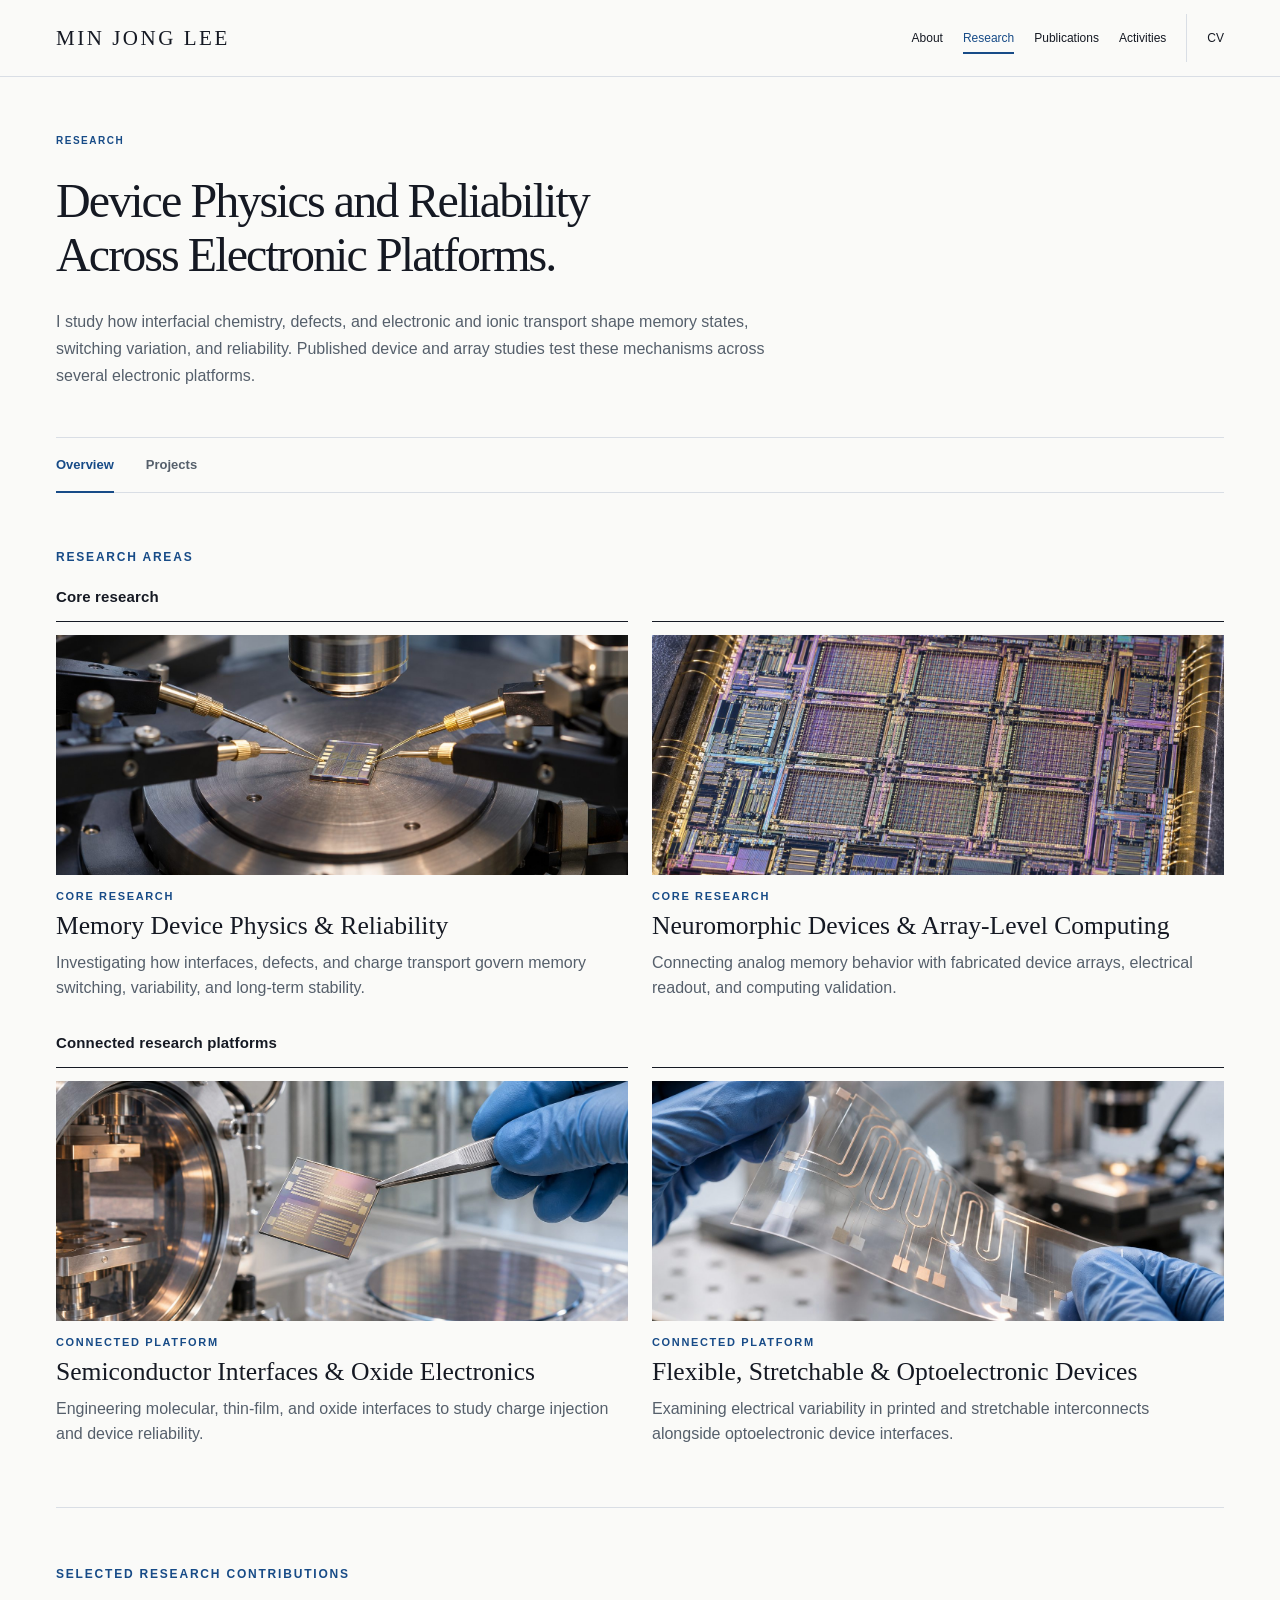
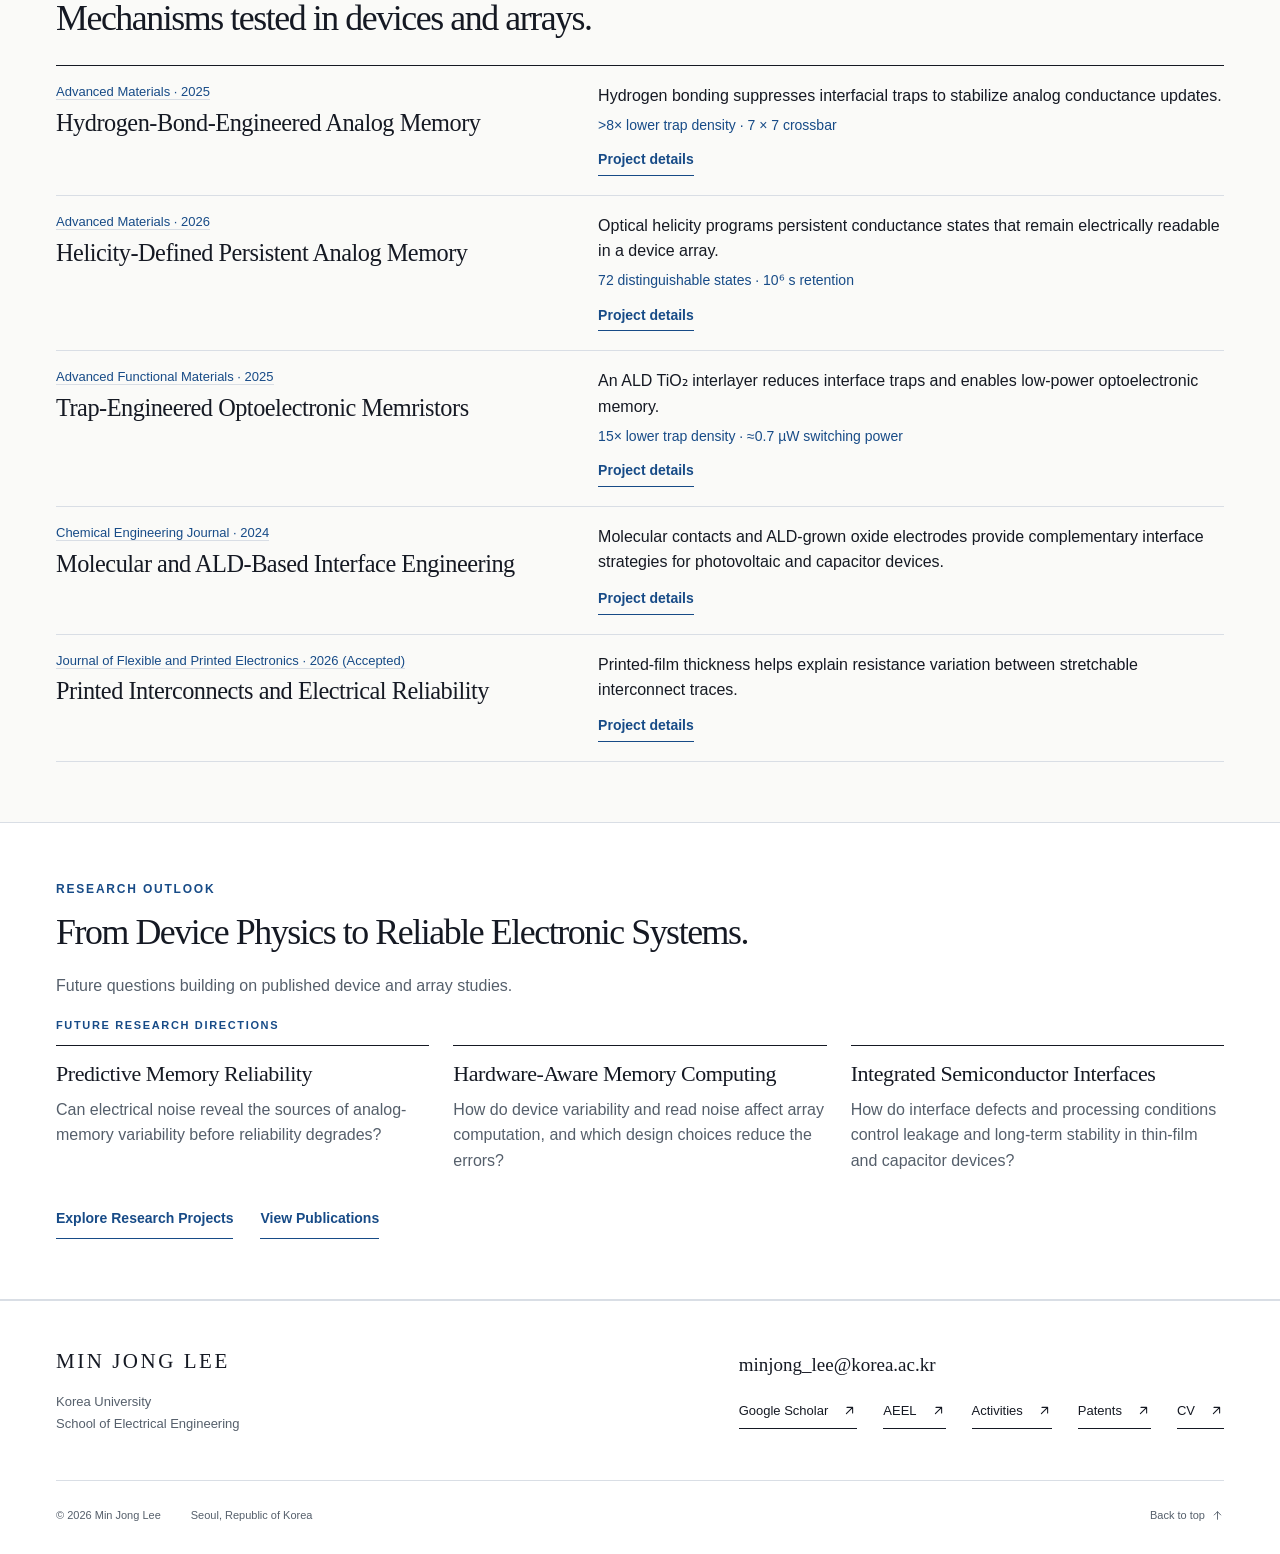
<file: research.html>
<!doctype html>
<html lang="en">
<head>
  <meta charset="utf-8">
  <meta name="viewport" content="width=device-width, initial-scale=1">
  <title>Research — Min Jong Lee</title>
  <meta name="description" content="Min Jong Lee studies memory device physics and reliability, connected computing hardware, semiconductor interfaces, and flexible electronic platforms.">
  <meta name="theme-color" content="#fafaf8">
  <link rel="canonical" href="https://minjonglee.github.io/research.html">
  <meta property="og:type" content="website">
  <meta property="og:site_name" content="Min Jong Lee · Device Physics and Reliability">
  <meta property="og:title" content="Research — Min Jong Lee">
  <meta property="og:description" content="Min Jong Lee studies memory device physics and reliability, connected computing hardware, semiconductor interfaces, and flexible electronic platforms.">
  <meta property="og:url" content="https://minjonglee.github.io/research.html">
  <meta property="og:image" content="https://minjonglee.github.io/assets/social-preview.png">
  <meta property="og:image:width" content="1200"><meta property="og:image:height" content="630">
  <meta property="og:image:alt" content="Min Jong Lee — From Interface Physics to Reliable Electronic Systems">
  <meta name="twitter:card" content="summary_large_image">
  <link rel="icon" type="image/svg+xml" href="favicon.svg">
  <link rel="stylesheet" href="styles.css?v=20261124-patents-3">
  <script src="script.js?v=20261124-patents-1" defer></script>
  <script type="application/ld+json">{"@context":"https://schema.org","@type":"Person","name":"Min Jong Lee","url":"https://minjonglee.github.io/","email":"mailto:minjong_lee@korea.ac.kr","affiliation":{"@type":"CollegeOrUniversity","name":"Korea University"},"sameAs":["https://scholar.google.co.kr/citations?user=-BlGIHUAAAAJ&hl=ko"]}</script>

</head>
<body class="research-page" id="top">
  <a class="skip-link" href="#main">Skip to content</a>
  <header class="site-header"><div class="header-inner shell">
    <a class="brand" href="index.html" aria-label="Min Jong Lee, home">MIN JONG LEE<span class="brand-dot" aria-hidden="true">.</span></a>
    <button class="menu-toggle" type="button" aria-expanded="false" aria-controls="primary-nav" aria-label="Open navigation" hidden><span>Menu</span><span class="menu-symbol" aria-hidden="true">+</span></button>
    <nav id="primary-nav" class="primary-nav" aria-label="Primary navigation"><a href="about.html">About</a><a href="research.html" aria-current="page">Research</a><a href="publications.html">Publications</a><a href="activities.html">Activities</a><a class="nav-cv" href="cv.html">CV</a></nav>
  </div></header>
  <main id="main" tabindex="-1"><section class="page-hero shell"><p class="eyebrow">Research</p><h1>Device Physics and Reliability Across Electronic Platforms.</h1><p class="page-deck">I study how interfacial chemistry, defects, and electronic and ionic transport shape memory states, switching variation, and reliability. Published device and array studies test these mechanisms across several electronic platforms.</p></section>
  <nav class="section-tabs shell" aria-label="Research sections"><a href="research.html" aria-current="page">Overview</a><a href="projects.html">Projects</a></nav>

  <section class="editorial-section shell editorial-research-areas" id="expertise" aria-labelledby="research-areas-title">
    <p class="eyebrow">Research Areas</p><h2 id="research-areas-title" class="sr-only">Research Areas</h2>
    <div class="editorial-area-group"><h3>Core research</h3><div class="editorial-area-grid"><article class="editorial-area-card" id="memory"><figure class="editorial-area-image"><img src="assets/images/research/memory-probe-station.jpg" alt="Microelectronic chip under probe needles" width="1536" height="960" loading="lazy" decoding="async"></figure><div class="editorial-area-copy"><p class="area-type">Core research</p><h4>Memory Device Physics &amp; Reliability</h4><p>Investigating how interfaces, defects, and charge transport govern memory switching, variability, and long-term stability.</p></div></article><article class="editorial-area-card" id="neuromorphic"><span class="anchor-target" id="chiral-memory"></span><figure class="editorial-area-image"><img src="assets/images/research/neuromorphic-chip.jpg" alt="Close view of a patterned microelectronic chip" width="1536" height="960" loading="lazy" decoding="async"></figure><div class="editorial-area-copy"><p class="area-type">Core research</p><h4>Neuromorphic Devices &amp; Array-Level Computing</h4><p>Connecting analog memory behavior with fabricated device arrays, electrical readout, and computing validation.</p></div></article></div></div>
    <div class="editorial-area-group"><h3>Connected research platforms</h3><div class="editorial-area-grid"><article class="editorial-area-card" id="interfaces"><figure class="editorial-area-image"><img src="assets/images/research/semiconductor-interfaces.jpg" alt="Patterned sample held beside laboratory processing equipment" width="1536" height="960" loading="lazy" decoding="async"></figure><div class="editorial-area-copy"><p class="area-type">Connected platform</p><h4>Semiconductor Interfaces &amp; Oxide Electronics</h4><p>Engineering molecular, thin-film, and oxide interfaces to study charge injection and device reliability.</p></div></article><article class="editorial-area-card" id="flexible"><span class="anchor-target" id="platforms"></span><span class="anchor-target" id="optoelectronics"></span><span class="anchor-target" id="foundations"></span><figure class="editorial-area-image"><img src="assets/images/research/flexible-electronics.jpg" alt="Flexible transparent circuit held between gloved hands" width="1536" height="960" loading="lazy" decoding="async"></figure><div class="editorial-area-copy"><p class="area-type">Connected platform</p><h4>Flexible, Stretchable &amp; Optoelectronic Devices</h4><p>Examining electrical variability in printed and stretchable interconnects alongside optoelectronic device interfaces.</p></div></article></div></div>
  </section>
  <section class="editorial-section shell editorial-contributions" id="selected-contributions" aria-labelledby="selected-contributions-title">
    <div class="editorial-heading"><p class="eyebrow">Selected Research Contributions</p><h2 id="selected-contributions-title">Mechanisms tested in devices and arrays.</h2></div>
    <div class="editorial-contribution-list"><article class="editorial-contribution" id="contribution-hydrogen-bonded-memory"><div class="editorial-contribution-head"><p class="editorial-contribution-meta"><a href="publications.html#paper-02">Advanced Materials · 2025</a></p><h3>Hydrogen-Bond-Engineered Analog Memory</h3></div><div class="editorial-contribution-body"><p>Hydrogen bonding suppresses interfacial traps to stabilize analog conductance updates.</p><p class="editorial-contribution-highlights">&gt;8× lower trap density · 7 × 7 crossbar</p><a class="editorial-link" href="projects.html#hydrogen-bonded-memory" >Project details</a></div></article><article class="editorial-contribution" id="contribution-chiral-analog-memory"><div class="editorial-contribution-head"><p class="editorial-contribution-meta"><a href="publications.html#paper-22">Advanced Materials · 2026</a></p><h3>Helicity-Defined Persistent Analog Memory</h3></div><div class="editorial-contribution-body"><p>Optical helicity programs persistent conductance states that remain electrically readable in a device array.</p><p class="editorial-contribution-highlights">72 distinguishable states · 10⁶ s retention</p><a class="editorial-link" href="projects.html#chiral-analog-memory" >Project details</a></div></article><article class="editorial-contribution" id="contribution-optoelectronic-memory"><div class="editorial-contribution-head"><p class="editorial-contribution-meta"><a href="publications.html#paper-03">Advanced Functional Materials · 2025</a></p><h3>Trap-Engineered Optoelectronic Memristors</h3></div><div class="editorial-contribution-body"><p>An ALD TiO₂ interlayer reduces interface traps and enables low-power optoelectronic memory.</p><p class="editorial-contribution-highlights">15× lower trap density · ≈0.7 µW switching power</p><a class="editorial-link" href="projects.html#optoelectronic-memory" >Project details</a></div></article><article class="editorial-contribution" id="contribution-molecular-contacts"><div class="editorial-contribution-head"><p class="editorial-contribution-meta"><a href="publications.html#paper-05">Chemical Engineering Journal · 2024</a></p><h3>Molecular and ALD-Based Interface Engineering</h3></div><div class="editorial-contribution-body"><p>Molecular contacts and ALD-grown oxide electrodes provide complementary interface strategies for photovoltaic and capacitor devices.</p><a class="editorial-link" href="projects.html#molecular-contacts" >Project details</a></div></article><article class="editorial-contribution" id="contribution-printed-interconnects"><div class="editorial-contribution-head"><p class="editorial-contribution-meta"><a href="publications.html#paper-24">Journal of Flexible and Printed Electronics · 2026 (Accepted)</a></p><h3>Printed Interconnects and Electrical Reliability</h3></div><div class="editorial-contribution-body"><p>Printed-film thickness helps explain resistance variation between stretchable interconnect traces.</p><a class="editorial-link" href="projects.html#printed-interconnects" >Project details</a></div></article></div>
  </section>
  <section class="editorial-section editorial-research-outlook" id="directions" aria-labelledby="research-outlook-title"><div class="shell">
    <div class="editorial-heading"><p class="eyebrow">Research Outlook</p><h2 id="research-outlook-title">From Device Physics to Reliable Electronic Systems.</h2></div>
    <p class="editorial-intro">Future questions building on published device and array studies.</p>
    <p class="area-type">Future research directions</p>
    <span class="anchor-target" id="oxide-direction"></span>
    <div class="editorial-research-direction-list"><article class="editorial-research-direction" id="current-ionic-memory"><h3>Predictive Memory Reliability</h3><p>Can electrical noise reveal the sources of analog-memory variability before reliability degrades?</p></article><article class="editorial-research-direction" id="hardware-aware"><h3>Hardware-Aware Memory Computing</h3><p>How do device variability and read noise affect array computation, and which design choices reduce the errors?</p></article><article class="editorial-research-direction" id="integration"><h3>Integrated Semiconductor Interfaces</h3><p>How do interface defects and processing conditions control leakage and long-term stability in thin-film and capacitor devices?</p></article></div>
    <div class="editorial-research-next" id="contributions"><div class="editorial-link-row"><a class="editorial-link" href="projects.html" >Explore Research Projects</a><a class="editorial-link" href="publications.html" >View Publications</a></div></div>
  </div></section></main>
  <footer class="site-footer" id="contact"><div class="shell"><div class="footer-top"><div><a class="brand" href="index.html">MIN JONG LEE</a><p>Korea University<br>School of Electrical Engineering</p></div><div class="footer-contact"><a class="footer-email" href="mailto:minjong_lee@korea.ac.kr">minjong_lee@korea.ac.kr</a><div class="profile-links"><a class="text-link" href="https://scholar.google.co.kr/citations?user=-BlGIHUAAAAJ&amp;hl=ko" >Google Scholar <svg viewBox="0 0 24 24" width="15" height="15" fill="none" stroke="currentColor" stroke-width="1.7" stroke-linecap="round" stroke-linejoin="round" aria-hidden="true" focusable="false"><path d="M7 17 17 7M8 7h9v9"/></svg></a><a class="text-link" href="https://shimgrp.korea.ac.kr/" >AEEL <svg viewBox="0 0 24 24" width="15" height="15" fill="none" stroke="currentColor" stroke-width="1.7" stroke-linecap="round" stroke-linejoin="round" aria-hidden="true" focusable="false"><path d="M7 17 17 7M8 7h9v9"/></svg></a><a class="text-link" href="activities.html" >Activities <svg viewBox="0 0 24 24" width="15" height="15" fill="none" stroke="currentColor" stroke-width="1.7" stroke-linecap="round" stroke-linejoin="round" aria-hidden="true" focusable="false"><path d="M7 17 17 7M8 7h9v9"/></svg></a><a class="text-link" href="patents.html" >Patents <svg viewBox="0 0 24 24" width="15" height="15" fill="none" stroke="currentColor" stroke-width="1.7" stroke-linecap="round" stroke-linejoin="round" aria-hidden="true" focusable="false"><path d="M7 17 17 7M8 7h9v9"/></svg></a><a class="text-link" href="cv.html" >CV <svg viewBox="0 0 24 24" width="15" height="15" fill="none" stroke="currentColor" stroke-width="1.7" stroke-linecap="round" stroke-linejoin="round" aria-hidden="true" focusable="false"><path d="M7 17 17 7M8 7h9v9"/></svg></a></div></div></div><div class="footer-bottom"><span>© <span id="copyright-year">2026</span> Min Jong Lee</span><span>Seoul, Republic of Korea</span><a href="#top">Back to top <svg viewBox="0 0 24 24" width="15" height="15" fill="none" stroke="currentColor" stroke-width="1.7" stroke-linecap="round" stroke-linejoin="round" aria-hidden="true" focusable="false"><path d="M12 19V5m-6 6 6-6 6 6"/></svg></a></div></div></footer>
</body>
</html>
</file>
<file: styles.css>
:root { --paper:#fafaf8; --white:#fff; --ink:#151923; --muted:#555f6b; --line:#d9dee5; --soft:#f0f3f6; --accent:#174b87; --serif:Georgia,'Times New Roman',serif; --sans:'Segoe UI',Arial,sans-serif; --max:1200px; color-scheme:light; }
* { box-sizing:border-box; }
html { scroll-padding-top:110px; }
body { margin:0; color:var(--ink); background:var(--paper); font-family:var(--sans); font-size:16px; line-height:1.7; -webkit-font-smoothing:antialiased; }
a { color:inherit; text-decoration-thickness:1px; text-underline-offset:.22em; }
a:hover { color:var(--accent); }
button { font:inherit; color:inherit; cursor:pointer; }
a,button { touch-action:manipulation; }
button:focus-visible,a:focus-visible,input:focus-visible,select:focus-visible,[tabindex]:focus-visible { outline:2px solid var(--accent); outline-offset:3px; }
::selection { background:#dbe8f4; color:var(--ink); }
[hidden] { display:none!important; }
img,svg { display:block; max-width:100%; }
img { height:auto; }
figure,p,ul,ol,dl { margin:0; }
p+p { margin-top:1em; }
h1,h2,h3,h4 { margin:0; text-wrap:balance; }
h1,h2 { font-family:var(--serif); font-weight:400; line-height:1.12; letter-spacing:-.04em; }
h1 { font-size:clamp(42px,5vw,70px); }
h2 { font-size:clamp(34px,3.2vw,46px); }
h3 { font-size:22px; line-height:1.35; font-weight:500; letter-spacing:-.02em; }
em { font-weight:inherit; }
main:focus { outline:none; }
.shell { width:min(calc(100% - 112px),var(--max)); margin-inline:auto; }
.section { padding-block:90px; }
.eyebrow,.area-type { font-size:10px; letter-spacing:.15em; line-height:1.6; font-weight:600; text-transform:uppercase; margin-bottom:20px; color:var(--accent); }
.record-note { font-size:12px; line-height:1.75; color:var(--muted); }
.record-note { margin-top:23px; max-width:720px; }
.section-intro { max-width:720px; color:var(--muted); margin:22px 0 38px; }
.section-heading { display:flex; align-items:end; justify-content:space-between; gap:30px; margin-bottom:42px; }
.section-heading .eyebrow { margin-bottom:15px; }
.text-link { display:inline-flex; align-items:center; gap:14px; font-size:13px; line-height:1.5; font-weight:500; text-decoration:none; border:0; border-bottom:1px solid currentColor; background:transparent; padding:7px 0; min-height:36px; }
.text-link span { font-size:17px; }
.text-link svg,.activity-coverage svg { flex:none; width:15px; height:15px; }
.link-row,.profile-links,.research-actions { display:flex; align-items:center; flex-wrap:wrap; gap:14px 26px; }
.profile-links { margin-top:26px; }
.tags { list-style:none; display:flex; flex-wrap:wrap; gap:6px 14px; padding:0; margin:20px 0; }
.tags li { color:var(--muted); font-size:11px; line-height:1.8; }
.tags li:not(:last-child)::after { content:'/'; color:#85867e; margin-left:14px; }
.small-heading { font-size:11px; text-transform:uppercase; letter-spacing:.11em; font-weight:600; margin:27px 0 13px; }
.sr-only { position:absolute; width:1px; height:1px; overflow:hidden; clip-path:inset(50%); white-space:nowrap; }
.skip-link { position:fixed; top:10px; left:20px; padding:10px 20px; background:white; z-index:100; transform:translateY(-200%); }
.skip-link:focus { transform:none; }

/* Shared navigation and footer. */
.site-header { position:sticky; top:0; z-index:20; background:rgba(250,250,248,.98); border-bottom:1px solid var(--line); }
.header-inner { min-height:76px; display:flex; align-items:center; justify-content:space-between; gap:28px; }
.brand { font-family:var(--serif); font-size:21px; letter-spacing:.12em; font-weight:400; text-decoration:none; white-space:nowrap; line-height:1; }
.brand-dot { display:none; }
.primary-nav { display:flex; align-items:center; gap:20px; }
.primary-nav a { font-size:12px; text-decoration:none; padding:14px 0; position:relative; }
.primary-nav a[aria-current='page'] { color:var(--accent); }
.primary-nav a[aria-current='page']::after { content:''; position:absolute; bottom:8px; left:0; right:0; height:2px; background:var(--accent); }
.primary-nav .nav-cv { border-left:1px solid var(--line); padding-left:20px; }
.menu-toggle { border:0; background:none; padding:12px 0 12px 18px; font-size:13px; min-height:44px; align-items:center; gap:18px; }
.menu-symbol { font-size:22px; line-height:1; }
.site-footer { border-top:1px solid var(--line); background:var(--white); padding:48px 0 24px; }
.footer-top { display:flex; justify-content:space-between; align-items:start; gap:35px; }
.footer-top>div>p { margin-top:15px; color:var(--muted); font-size:13px; }
.footer-email { display:inline-block; font-family:var(--serif); font-size:19px; text-decoration:none; overflow-wrap:anywhere; }
.footer-top .profile-links { margin-top:12px; }
.footer-bottom { display:flex; gap:30px; align-items:center; border-top:1px solid var(--line); margin-top:45px; padding-top:20px; color:var(--muted); font-size:11px; }
.footer-bottom a { display:inline-flex; align-items:center; gap:6px; margin-left:auto; text-decoration:none; padding:5px 0; }
.footer-bottom a svg { flex:none; width:13px; height:13px; }

/* Home: identity, evidence, science, work, present activity. */
.home-hero { padding-block:74px 82px; border-bottom:1px solid var(--line); }
.home-hero-grid { display:grid; grid-template-columns:minmax(0,1.18fr) minmax(0,.82fr); gap:76px; align-items:center; }
.home-hero-text-only { grid-template-columns:minmax(0,1fr); max-width:800px; }
.home-name { font-size:13px; font-weight:600; letter-spacing:.16em; margin-bottom:27px; }
.home-hero h1 { font-size:clamp(48px,4.5vw,63px); line-height:1.12; max-width:830px; }
.accent-phrase { color:var(--accent); }
.home-deck { font-size:17px; line-height:1.78; max-width:700px; margin-top:28px; }
.hero-focus { display:grid; grid-template-columns:1fr 1fr; gap:28px; max-width:690px; margin-top:30px; }
.hero-focus>div { border-top:1px solid var(--line); padding-top:13px; }
.hero-focus dt { color:var(--muted); font-size:11px; }
.hero-focus dd { margin:5px 0 0; font-family:var(--serif); font-size:18px; line-height:1.35; overflow-wrap:anywhere; }
.home-affiliation { font-size:13px; color:var(--muted); margin-top:25px; }
.home-contact { display:flex; gap:10px; align-items:center; margin-top:9px; color:var(--muted); font-size:12px; }
.home-contact a { color:var(--accent); text-decoration:none; border-bottom:1px solid var(--line); }
.home-contact a:hover { color:var(--ink); border-color:var(--ink); }
.home-actions { display:flex; flex-wrap:wrap; align-items:center; gap:12px 31px; margin-top:29px; }
.home-actions .text-link { font-size:14px; }
.home-actions .text-link svg { width:16px; height:16px; }
.home-hero .hero-science { align-self:center; min-height:0; }
.home-highlights { padding-block:0; }
.home-evidence-strip { display:grid; grid-template-columns:repeat(4,minmax(0,1fr)); border-bottom:1px solid var(--line); }
.home-evidence-strip a { min-width:0; color:inherit; text-decoration:none; padding:25px 25px 27px 0; }
.home-evidence-strip a+a { border-left:1px solid var(--line); padding-left:25px; }
.home-evidence-strip strong { display:block; color:var(--accent); font-family:var(--serif); font-size:26px; line-height:1.1; font-weight:400; }
.home-evidence-strip span { display:block; font-size:13px; font-weight:600; line-height:1.45; margin-top:7px; }
.home-evidence-strip small { display:block; color:var(--muted); font-size:11px; line-height:1.55; margin-top:5px; }
.home-evidence-strip a:hover strong,.home-evidence-strip a:focus-visible strong { color:var(--ink); }
.home-section-head { display:flex; justify-content:space-between; align-items:baseline; gap:30px; margin-bottom:36px; }
.home-section-head h2 { font-size:clamp(34px,3.1vw,44px); }
.home-research { padding-block:78px 88px; }
.home-research-sequence { border-top:1px solid var(--ink); }
.home-research-row { display:grid; grid-template-columns:54px minmax(0,1fr) 24px; gap:30px; align-items:start; border-bottom:1px solid var(--line); padding:25px 0 27px; text-decoration:none; }
.home-research-number { color:var(--accent); font-size:12px; font-weight:600; padding-top:8px; }
.home-research-row h3 { font-family:var(--serif); font-size:clamp(26px,2.7vw,34px); line-height:1.25; font-weight:400; }
.home-research-row p { color:var(--muted); font-size:14px; line-height:1.65; max-width:700px; margin-top:7px; }
.home-research-row small { display:block; color:var(--accent); font-size:11px; margin-top:9px; }
.home-research-row.is-prospective { border-bottom-style:dashed; }
.home-research-arrow { color:var(--muted); padding-top:6px; display:flex; justify-content:flex-end; }
.home-research-arrow svg { width:17px; height:17px; }
.home-research-row:hover .home-research-arrow { color:var(--accent); }
.home-foundation { color:var(--muted); font-size:13px; line-height:1.7; margin-top:20px; }
.home-foundation a { color:var(--ink); text-decoration:none; border-bottom:1px solid var(--line); }
.home-foundation a:hover { color:var(--accent); border-color:var(--accent); }
.home-featured { border-block:1px solid var(--line); background:var(--white); padding-block:85px 97px; }
.featured-grid { display:grid; grid-template-columns:repeat(3,minmax(0,1fr)); gap:30px; }
.featured-work { display:block; border-top:1px solid var(--line); padding:22px 0 0; }
.featured-work:last-child { padding-bottom:0; }
.research-figure img,.selected-figure img { width:100%; aspect-ratio:8/5; object-fit:contain; background:var(--soft); }
.featured-copy { max-width:700px; }
.work-source { font-size:12px; color:var(--accent); line-height:1.6; }
.work-authorship { margin-left:10px; color:var(--muted); font-size:11px; }
.featured-copy h3 { font-family:var(--serif); font-size:clamp(24px,2.2vw,30px); line-height:1.25; font-weight:400; margin-top:8px; }
.work-contribution { font-size:14px; line-height:1.65; max-width:570px; margin-top:12px; }
.work-question { color:var(--ink); font-family:var(--serif); font-size:17px; line-height:1.5; margin-top:14px; }
.work-question span,.work-evidence span { display:block; color:var(--muted); font-family:var(--sans); font-size:10px; font-weight:600; line-height:1.5; letter-spacing:.08em; text-transform:uppercase; margin-bottom:4px; }
.work-evidence { color:var(--accent); font-size:12px; line-height:1.65; border-top:1px solid var(--line); padding-top:10px; margin-top:14px; }
.featured-actions { display:flex; flex-wrap:wrap; align-items:baseline; gap:0 20px; }
.featured-actions .text-link { font-size:12px; margin-top:13px; }
.featured-copy .text-link { margin-top:18px; }
.work-status { display:inline-block; color:var(--muted); font-size:12px; margin-top:17px; }
.work-doi { display:inline-block; font-size:11px; color:var(--muted); margin-left:24px; overflow-wrap:anywhere; }
.home-breadth { padding-block:78px 86px; border-bottom:1px solid var(--line); }
.home-breadth .home-section-head { align-items:end; }
.home-breadth .home-section-head>div>p { max-width:760px; color:var(--muted); font-size:14px; line-height:1.7; margin-top:12px; }
.home-breadth-grid { display:grid; grid-template-columns:repeat(2,minmax(0,1fr)); gap:44px; }
.home-breadth-area { border-top:1px solid var(--ink); padding-top:20px; }
.home-breadth-area h3 { font-family:var(--serif); font-size:26px; font-weight:400; line-height:1.3; }
.home-breadth-area>p { color:var(--muted); font-size:14px; line-height:1.7; margin-top:9px; max-width:540px; }
.home-breadth-area ul { list-style:none; padding:0; margin-top:18px; }
.home-breadth-area li { border-top:1px solid var(--line); padding:11px 0; }
.home-breadth-area li a { display:block; font-size:13px; line-height:1.55; text-decoration:none; }
.home-breadth-area li span { display:block; color:var(--muted); font-size:11px; line-height:1.5; margin-top:4px; }
.home-activities { padding-block:80px 92px; }
.home-activity-list { border-top:1px solid var(--ink); display:grid; grid-template-columns:repeat(2,minmax(0,1fr)); gap:32px; }
.home-activity-list article { padding-top:20px; }
.home-activity-list article p,.home-activity-empty { color:var(--muted); font-size:13px; }
.activity-category { display:inline-block; border:1px solid var(--line); color:var(--accent); font-size:10px; font-weight:600; line-height:1.4; letter-spacing:.02em; padding:2px 6px; margin-right:9px; vertical-align:baseline; }
.home-activity-list h3 { font-family:var(--serif); font-size:23px; font-weight:400; margin-top:8px; overflow-wrap:anywhere; }
.home-activity-list h3 a { text-decoration:none; }
.portrait { aspect-ratio:3/4; width:100%; max-width:354px; }
.portrait img { width:100%; height:100%; object-fit:cover; object-position:center; }
.scientific-visual { margin:0; background:var(--white); border:1px solid var(--line); overflow:hidden; }
.scientific-visual img { width:100%; aspect-ratio:4/3; object-fit:contain; background:var(--white); }
.hero-science img { aspect-ratio:4/3; object-fit:cover; }
.research-hero-image { padding-top:35px; }.research-hero-visual img { aspect-ratio:16/9; object-fit:cover; }
.scientific-visual figcaption { padding:10px 14px; border-top:1px solid var(--line); color:var(--muted); font-size:10px; letter-spacing:.04em; }
.hero-science { min-height:0; }
.featured-work .scientific-visual { margin-bottom:18px; }
.featured-work .scientific-visual img,.selected-publication .scientific-visual img { aspect-ratio:8/5; object-fit:cover; }

/* Research: one diagram, followed by evidence and an explicitly prospective end. */
.page-hero { padding-top:65px; padding-bottom:58px; border-bottom:1px solid var(--line); }
.page-hero h1 { font-size:clamp(42px,4.4vw,60px); max-width:1000px; }
.page-hero .eyebrow { margin-bottom:25px; }
.page-deck { font-size:17px; color:var(--muted); line-height:1.8; max-width:720px; margin-top:26px; }
.page-hero .link-row { margin-top:23px; }
.research-map-wrap { padding-top:60px; }
.research-map { border-block:1px solid var(--line); padding:33px 0; display:grid; grid-template-columns:minmax(0,1fr) minmax(0,1.55fr) minmax(0,1fr); gap:38px; text-align:left; }
.research-map span { display:block; font-size:11px; color:var(--muted); margin-bottom:6px; }
.research-map strong { display:block; font-family:var(--serif); font-weight:400; line-height:1.25; }
.map-core strong { font-size:27px; color:var(--accent); }
.map-core::after,.map-platforms::after { content:none; }
.map-platforms { display:grid; grid-template-columns:1fr; gap:0; border-inline:1px solid var(--line); padding-inline:35px; }
.map-platforms>div { border-top:1px solid var(--line); padding:8px 0; font-family:var(--serif); font-size:19px; line-height:1.3; }
.map-platforms>div:first-child { border-top:0; padding-top:0; }
.map-platforms p { color:var(--muted); font-size:12px; line-height:1.55; border-top:1px solid var(--line); padding-top:12px; margin-top:14px; }
.map-future { border-top:0; padding-top:0; }
.map-future strong { font-size:25px; color:var(--accent); }
.research-chapter-head { padding-top:68px; }
.research-chapter-head .area-type { margin-bottom:9px; }
.research-chapter-head h2 { font-size:clamp(33px,3.3vw,43px); }
.research-sequence { display:grid; grid-template-columns:repeat(3,minmax(0,1fr)); gap:0; list-style:none; padding-block:28px; margin-top:28px; border-block:1px solid var(--line); }
.research-sequence li { position:relative; color:var(--accent); font-size:13px; font-weight:600; line-height:1.5; padding:0 34px; border-left:1px solid var(--line); }
.research-sequence li:first-child { border-left:0; padding-left:0; }.research-sequence li:last-child { padding-right:0; }
.research-sequence li:not(:last-child)::after { content:'→'; position:absolute; right:13px; color:var(--muted); }
.research-area { display:grid; grid-template-columns:minmax(0,.7fr) minmax(0,1.2fr); gap:85px; border-bottom:1px solid var(--line); }
.research-area-heading h3 { font-family:var(--serif); font-size:clamp(32px,3vw,42px); font-weight:400; line-height:1.2; }
.research-area-heading .scientific-visual { margin-top:28px; }
.research-area-heading .scientific-visual img { aspect-ratio:8/5; object-fit:contain; }
.research-area-body { max-width:720px; }
.research-area-body .research-question { font-family:var(--serif); font-size:28px; font-weight:400; line-height:1.4; margin-bottom:23px; }
.research-question-label { color:var(--accent); font-size:11px; font-weight:600; letter-spacing:.07em; text-transform:uppercase; margin-bottom:7px; }
.research-facts { border-top:1px solid var(--line); }
.research-facts>div { display:grid; grid-template-columns:145px minmax(0,1fr); gap:22px; border-bottom:1px solid var(--line); padding:14px 0; }
.research-facts dt { color:var(--accent); font-size:11px; line-height:1.6; }
.research-facts dd { color:var(--ink); font-size:14px; line-height:1.6; }
.research-area-body>p { font-size:15px; line-height:1.8; color:var(--muted); margin-top:17px; }
.research-area-body .research-finding { color:var(--ink); font-size:14px; line-height:1.7; }
.research-metrics { display:grid; grid-template-columns:repeat(4,minmax(0,1fr)); gap:0; border-block:1px solid var(--line); margin-top:23px; }
.research-metrics>div { padding:15px 10px 15px 0; }
.research-metrics>div+div { border-left:1px solid var(--line); padding-left:12px; }
.research-metrics dt { color:var(--accent); font-family:var(--serif); font-size:25px; line-height:1.15; }
.research-metrics dd { color:var(--muted); font-size:10px; line-height:1.5; margin-top:7px; }
.research-area-body>p strong { color:var(--ink); font-weight:600; }
.research-area-body .record-note { font-size:12px; }
.research-actions { margin-top:22px; }
.research-foundations { padding-block:4px 76px; border-bottom:1px solid var(--line); }
.research-foundation-grid { display:grid; grid-template-columns:repeat(2,minmax(0,1fr)); gap:44px; margin-top:29px; }
.research-foundation { border-top:1px solid var(--ink); padding-top:22px; min-width:0; }
.foundation-science img { aspect-ratio:8/5; object-fit:contain; }
.research-foundation h3 { font-family:var(--serif); font-size:26px; font-weight:400; margin-top:17px; }
.research-foundation>p { color:var(--muted); font-size:14px; line-height:1.7; margin-top:10px; max-width:530px; }
.research-foundation .small-heading { margin-top:21px; }
.research-foundation .paper-references { margin-top:8px; }
.research-foundation .text-link { font-size:12px; }
.research-expertise { padding-block:66px 72px; border-bottom:1px solid var(--line); }
.research-expertise .research-chapter-head { padding:0 0 24px; }
.research-expertise .research-chapter-head>p:last-child { color:var(--muted); font-size:13px; line-height:1.65; max-width:710px; margin-top:11px; }
.expertise-row { display:grid; grid-template-columns:minmax(190px,.45fr) minmax(0,1fr); gap:36px; border-top:1px solid var(--line); padding:19px 0 22px; }
.expertise-row h3 { font-family:var(--serif); font-size:21px; font-weight:400; line-height:1.35; }
.expertise-row p { color:var(--muted); font-size:13px; line-height:1.65; max-width:700px; }
.expertise-row .expertise-evidence { font-size:12px; margin-top:7px; }
.expertise-evidence a { color:var(--accent); text-underline-offset:3px; }
.research-vision { padding-block:69px 72px; border-bottom:1px solid var(--line); }
.research-vision h2 { font-size:clamp(32px,3.2vw,42px); max-width:870px; margin-top:9px; }
.research-vision>p:not(.area-type) { color:var(--muted); font-size:15px; line-height:1.75; max-width:760px; margin-top:17px; }
.research-vision ol { display:grid; grid-template-columns:repeat(3,minmax(0,1fr)); gap:25px; list-style-position:inside; padding:0; margin-top:30px; border-top:1px solid var(--line); }
.research-vision li { color:var(--ink); font-family:var(--serif); font-size:18px; line-height:1.45; padding-top:16px; }
.research-future-wrap { border-bottom:1px solid var(--line); padding-bottom:78px; }
.research-future { display:grid; grid-template-columns:minmax(0,1fr) minmax(0,.9fr); gap:64px; align-items:start; padding-top:29px; }
.research-future h2 { font-size:clamp(32px,3vw,42px); }
.research-future-question { font-family:var(--serif); font-size:23px; line-height:1.4; max-width:660px; margin:21px 0 24px; }
.future-science img { aspect-ratio:8/5; object-fit:contain; }
.research-future .research-actions { margin-top:18px; }
.research-emerging { border-top:1px dashed var(--accent); }
.research-contributions,.research-directions { padding-block:68px 76px; border-bottom:1px solid var(--line); }
.research-contributions .research-chapter-head,.research-directions .research-chapter-head { padding-top:0; padding-bottom:27px; }
.research-contributions .research-chapter-head>p:last-child { max-width:710px; color:var(--muted); font-size:14px; line-height:1.7; margin-top:12px; }
.contribution-entry,.research-direction { display:grid; grid-template-columns:minmax(220px,.55fr) minmax(0,1fr); gap:52px; border-top:1px solid var(--line); padding:27px 0 32px; }
.contribution-heading h3,.research-direction h3 { font-family:var(--serif); font-size:clamp(23px,2.25vw,30px); font-weight:400; line-height:1.28; margin-top:8px; }
.contribution-journal { color:var(--muted); font-size:13px; line-height:1.55; margin-top:13px; }
.contribution-body .research-facts { border-top:0; }
.contribution-body .research-facts>div:first-child { padding-top:0; }
.contribution-paper { font-size:13px; line-height:1.65; margin-top:18px; }
.contribution-paper>a:first-child { color:var(--ink); text-underline-offset:3px; }
.contribution-paper .text-link { font-size:12px; }
.contribution-source { color:var(--muted); font-size:12px; line-height:1.6; margin-top:7px; }
.platform-evidence { border-top:1px solid var(--ink); margin-top:40px; padding-top:28px; }
.platform-evidence-heading { display:grid; grid-template-columns:minmax(220px,.55fr) minmax(0,1fr); gap:52px; margin-bottom:18px; }
.platform-evidence-heading h3 { font-family:var(--serif); font-size:28px; font-weight:400; line-height:1.3; }
.platform-evidence-heading p { color:var(--muted); font-size:13px; line-height:1.65; max-width:680px; }
.platform-evidence>article { display:grid; grid-template-columns:minmax(220px,.55fr) minmax(0,1fr); gap:52px; border-top:1px solid var(--line); padding:19px 0 22px; }
.platform-evidence h4 { font-family:var(--serif); font-size:20px; font-weight:400; line-height:1.4; }
.platform-evidence h4 a { text-decoration-thickness:1px; }
.platform-evidence article div>p:last-child,.platform-evidence article>p { color:var(--muted); font-size:12px; line-height:1.65; margin-top:6px; }
.expertise-chain>div { display:grid; grid-template-columns:105px minmax(0,1fr); gap:14px; margin-bottom:7px; }
.expertise-chain dt { color:var(--accent); font-size:11px; }
.expertise-chain dd { color:var(--ink); font-size:13px; line-height:1.6; }
.research-direction>div:last-child>p { color:var(--muted); font-size:14px; line-height:1.7; max-width:700px; }
.research-direction .text-link { margin-top:13px; font-size:12px; }
.paper-references { padding:0; list-style:none; }
.paper-references li { border-top:1px solid var(--line); padding:13px 0; }
.paper-references a { display:block; font-size:13px; line-height:1.65; text-decoration:none; }
.paper-references a:hover { text-decoration:underline; }
.paper-references span { display:block; color:var(--muted); font-size:11px; margin-top:5px; }

/* Projects: full-width program titles and status-led editorial lists. */
.project-group { border-bottom:1px solid var(--line); padding-block:54px 58px; }
.project-group h2,.project-cases>h2 { font-size:clamp(33px,3.2vw,42px); margin-bottom:22px; }
.project-list { border-top:1px solid var(--ink); }
.project-entry { border-bottom:1px solid var(--line); padding:18px 0 20px; min-width:0; scroll-margin-top:110px; }
.project-entry h3 { font-family:var(--serif); font-size:clamp(21px,2.1vw,25px); font-weight:400; line-height:1.3; max-width:1000px; overflow-wrap:anywhere; word-break:keep-all; }
.project-translation { color:var(--muted); font-size:13px; line-height:1.6; margin-top:5px; overflow-wrap:anywhere; word-break:keep-all; }
.project-agency { color:var(--ink); font-size:14px; margin-top:8px; }
.project-role,.project-participation { color:var(--muted); font-size:13px; margin-top:2px; }
.project-summary { color:var(--muted); font-size:15px; line-height:1.6; max-width:760px; margin-top:8px; }
.project-entry-details { margin-top:10px; }
.project-entry-details summary,.project-case-details summary { display:inline-flex; align-items:center; gap:7px; width:fit-content; list-style:none; cursor:pointer; color:var(--accent); font-size:14px; font-weight:600; padding:5px 0; border-bottom:1px solid var(--accent); }
.project-entry-details summary::-webkit-details-marker,.project-case-details summary::-webkit-details-marker { display:none; }
.project-entry-details summary::marker,.project-case-details summary::marker { content:''; }
.detail-chevron { flex:none; width:14px; height:14px; transition:transform 140ms ease; }
.project-entry-details[open] .detail-chevron,.project-case-details[open] .detail-chevron,.activity-entry[open] .detail-chevron { transform:rotate(180deg); }
.project-entry-details summary:focus-visible,.project-case-details summary:focus-visible { outline:2px solid var(--accent); outline-offset:3px; }
.project-entry-detail-body { max-width:850px; padding:10px 0 2px; }
.project-program { color:var(--muted); font-size:14px; }
.project-contribution { margin-top:17px; padding-left:17px; border-left:2px solid var(--accent); max-width:760px; }
.project-contribution span { display:block; color:var(--accent); font-size:10px; font-weight:700; letter-spacing:.08em; text-transform:uppercase; }
.project-contribution p { color:var(--ink); font-size:14px; line-height:1.6; margin-top:4px; }
.project-relevance { display:grid; grid-template-columns:145px minmax(0,1fr); gap:22px; border-top:1px solid var(--line); max-width:920px; margin-top:17px; padding-top:13px; }
.project-relevance span { color:var(--accent); font-size:11px; font-weight:600; }
.project-relevance p { color:var(--ink); font-size:13px; line-height:1.65; }
.project-case-inline { border-top:1px solid var(--line); margin-top:24px; }
.project-case-inline summary { cursor:pointer; color:var(--accent); font-size:13px; font-weight:600; padding:16px 0; }
.project-case-inline summary:hover { color:var(--ink); }
.project-case-inline .project-detail { border:0; padding-top:7px; }
.project-case-inline .project-heading h3 { font-size:25px; }
.project-science { max-width:420px; margin-top:16px; }.project-science img { aspect-ratio:16/9; object-fit:cover; }
.project-links { display:flex; flex-wrap:wrap; gap:6px 22px; margin-top:13px; }
.project-links .text-link { font-size:12px; }
.project-detail { padding:15px 0 5px; }
.project-heading h3 { font-family:var(--serif); font-size:31px; font-weight:400; }
.project-state { color:var(--accent); font-size:11px; margin-bottom:12px; }
.project-body { max-width:820px; margin:22px 0 0 auto; }
.research-question { font-family:var(--serif); font-size:22px; line-height:1.45; margin-bottom:27px; }
.project-facts>div { display:grid; grid-template-columns:175px minmax(0,1fr); gap:20px; border-top:1px solid var(--line); padding:11px 0; }
dt { font-size:11px; letter-spacing:.03em; font-weight:600; }
dd { margin:0; font-size:14px; color:var(--muted); }
.project-facts dd { font-size:15px; line-height:1.6; }
.project-cases { padding-block:56px 58px; border-bottom:1px solid var(--line); }
.project-cases .section-intro { margin:-6px 0 23px; }
.project-case-list { border-top:1px solid var(--ink); }
.project-case { border-bottom:1px solid var(--line); padding:19px 0 20px; scroll-margin-top:106px; }
.project-case:target { box-shadow:inset 3px 0 var(--accent); padding-left:16px; }
.project-case-overview { display:grid; grid-template-columns:minmax(0,.95fr) minmax(0,1.05fr); gap:5px 30px; }
.project-case-meta { grid-column:1; grid-row:1; color:var(--accent); font-size:13px; font-weight:600; }
.project-case-overview h3 { grid-column:1; grid-row:2 / span 2; font-family:var(--serif); font-size:clamp(23px,2vw,27px); font-weight:400; line-height:1.28; }
.project-case-teaser { grid-column:2; grid-row:1 / span 2; font-size:16px; line-height:1.55; }
.project-case-highlights { grid-column:2; grid-row:3; color:var(--accent); font-size:14px; line-height:1.5; margin-top:3px; }
.project-case-details { margin-top:8px; }
.project-paper-doi { display:inline-block!important; width:fit-content; color:var(--accent); font-size:13px!important; margin-top:5px; border-bottom:1px solid var(--accent); }
.project-endnote { padding-bottom:58px; }

/* Publications: a restrained, searchable editorial bibliography. */
.publications-hero { padding-block:66px 43px; }
.publications-hero h1 { font-size:clamp(45px,4.5vw,64px); }
.publications-hero p { color:var(--muted); font-size:16px; margin-top:13px; max-width:720px; }
.section-tabs { display:flex; flex-wrap:wrap; align-items:center; gap:32px; min-height:55px; border-bottom:1px solid var(--line); }
.section-tabs a { display:inline-flex; align-items:center; align-self:stretch; position:relative; color:var(--muted); font-size:13px; font-weight:600; text-decoration:none; white-space:nowrap; }
.section-tabs a[aria-current='page'] { color:var(--accent); }
.section-tabs a[aria-current='page']::after { content:''; position:absolute; bottom:-1px; left:0; right:0; height:2px; background:var(--accent); }
.publications-section { padding-bottom:72px; }
.publication-controls { display:grid; grid-template-columns:minmax(0,1fr) 178px; gap:12px; }
.publication-controls input,.publication-controls select { width:100%; min-width:0; height:50px; border:1px solid var(--line); border-radius:2px; background:var(--white); color:var(--ink); padding:0 16px; font:14px var(--sans); }
.publication-controls input::placeholder { color:#747d88; opacity:1; }
.publication-controls select { cursor:pointer; }
.publication-count { color:var(--muted); font-size:13px; margin-top:15px; }
.publication-year { margin-top:46px; }
.publication-year>h2 { font-size:33px; border-bottom:1px solid var(--line); padding-bottom:15px; }
.publication-item { padding:17px 0 19px; border-bottom:1px solid var(--line); min-width:0; }
.publication-topline { display:grid; grid-template-columns:minmax(0,1fr) auto; align-items:start; gap:12px 22px; min-width:0; }
.publication-meta { display:flex; flex-wrap:wrap; gap:0 9px; align-items:baseline; min-width:0; font-size:13px; color:var(--muted); line-height:1.5; }
.publication-source { color:var(--accent); font-size:15.5px; font-weight:600; }
.publication-meta-separator { color:#a6adb6; }
.publication-item h3 { font-family:var(--serif); font-size:22px; line-height:1.24; font-weight:400; letter-spacing:-.018em; margin:5px 0 7px; overflow-wrap:anywhere; text-wrap:pretty; }
.publication-item .authors { color:var(--muted); font-size:13px; line-height:1.65; overflow-wrap:anywhere; }
.publication-item .authors strong { color:var(--ink); font-weight:700; }
.publication-author-role { color:var(--accent); font-size:11px; font-weight:600; letter-spacing:.04em; text-transform:uppercase; }
.publication-author-note { color:var(--muted); font-size:12px; line-height:1.6; margin-top:5px; }
.publication-press-link { margin-top:8px; }
.publication-press-link .text-link { font-size:11px; }
.publication-doi { display:grid; place-items:center; align-self:start; width:32px; height:32px; margin-top:-5px; color:var(--accent); text-decoration:none; }
.publication-doi svg { width:16px; height:16px; transition:transform 140ms ease; }
.publication-doi:hover { color:var(--ink); }
@media(hover:hover) { .publication-doi:hover svg { transform:translate(1px,-1px); } }
.publication-empty { padding:36px 0; color:var(--muted); font-size:14px; }
.output-section { padding-block:30px 78px; }
.patent-controls { display:flex; flex-wrap:wrap; align-items:center; justify-content:space-between; gap:16px 28px; border-bottom:1px solid var(--line); padding-bottom:18px; }
.patent-controls input { width:min(100%,370px); min-height:42px; border:1px solid var(--line); background:var(--white); color:var(--ink); padding:8px 12px; font:13px var(--sans); }
.patent-filters { display:flex; flex-wrap:wrap; gap:9px; }
.patent-filters button { border:1px solid var(--line); border-radius:2px; background:var(--white); color:var(--ink); font-size:12px; font-weight:600; min-height:39px; padding:7px 17px; }
.patent-filters button[aria-pressed='true'] { background:var(--accent); color:var(--white); border-color:var(--accent); }
.patent-filters button:hover:not([aria-pressed='true']) { border-color:var(--accent); color:var(--accent); }
.patent-list { margin-top:8px; }
.output-entry { border-bottom:1px solid var(--line); padding:24px 0 26px; min-width:0; }
.output-source { color:var(--accent); font-size:15px; font-weight:600; line-height:1.5; }
.output-title { font-family:var(--serif); font-size:23px; line-height:1.25; font-weight:400; overflow-wrap:anywhere; margin:8px 0 7px; }
.output-authors { color:var(--muted); font-size:13px; line-height:1.65; overflow-wrap:anywhere; }
.output-authors strong { font-weight:600; }
.output-badge { display:inline-block; border:1px solid #d9e3ed; border-radius:2px; background:#f2f6fa; color:var(--accent); padding:3px 8px; font-size:11px; line-height:1.35; font-weight:600; letter-spacing:.04em; text-transform:uppercase; }
.output-entry .record-note { margin-top:11px; }
.output-description { color:var(--muted); font-size:13px; margin-top:12px; }
.output-entry .text-link { margin-top:11px; }
.patent-english-note { display:inline-block; margin-left:6px; color:var(--muted); font:400 11px/1.5 var(--sans); letter-spacing:0; vertical-align:middle; }
.patent-original { color:var(--muted); font-size:13px; line-height:1.6; margin-bottom:5px; overflow-wrap:anywhere; word-break:keep-all; }
.patent-extra { color:var(--muted); font-size:11px; line-height:1.65; margin-top:5px; }
.patent-family-entry .output-title { margin:0 0 6px; }
.patent-family-entry { display:grid; grid-template-columns:minmax(0,1.35fr) minmax(0,1fr); gap:12px 36px; align-items:start; padding-block:20px; }
.patent-identity { min-width:0; }
.patent-family-entry .output-title { font-size:22px; }
.patent-filings { min-width:0; padding-top:2px; }
.patent-filing { min-width:0; padding:3px 0; scroll-margin-top:245px; }
.patent-filing-country { color:var(--accent); font-size:13px; font-weight:700; }
.patent-filing-heading { color:var(--ink); font-size:13px; line-height:1.5; }
.patent-filing .patent-filing-history { color:var(--muted); font-size:13px; line-height:1.55; overflow-wrap:anywhere; margin-top:3px; }
.patent-filing .text-link { margin:0; padding:0; min-height:0; font-size:11px; }
.patent-overseas { margin-top:7px; }
.patent-overseas-list { display:flex; flex-wrap:wrap; gap:0 8px; color:var(--muted); font-size:13px; line-height:1.55; }
.patent-overseas-codes { color:var(--accent); font-weight:700; white-space:normal; }
.patent-overseas-records { display:flex; flex-wrap:wrap; gap:2px 24px; }
.output-empty { color:var(--muted); font-size:14px; padding:35px 0; }
.conference-details { display:flex; flex-wrap:wrap; align-items:center; gap:8px 17px; color:var(--muted); font-size:12px; margin-top:13px; }

/* About: portrait-led profile followed by one shared academic row system. */
.about-page { max-width:1100px; }
.about-intro { display:grid; grid-template-columns:250px minmax(0,1fr); gap:clamp(42px,6vw,82px); align-items:start; padding-block:70px 76px; border-bottom:1px solid var(--line); }
.about-intro .portrait { max-width:260px; }
.about-field { color:var(--accent); font-size:11px; font-weight:600; letter-spacing:.1em; text-transform:uppercase; margin:0 0 12px; }
.about-intro h1 { font-size:clamp(48px,4.8vw,63px); }
.about-position { color:var(--muted); font-size:14px; line-height:1.65; margin-top:15px; }
.about-biography { border-top:1px solid var(--line); margin-top:29px; padding-top:22px; max-width:760px; }
.about-biography h2 { font-size:26px; margin-bottom:15px; }
.about-biography p { font-size:15px; line-height:1.77; }
.about-biography p+p { margin-top:14px; }
.about-intro .profile-links { margin-top:24px; }
.about-intro .profile-links .text-link { font-size:12px; }
.about-affiliation { color:var(--muted); font-size:12px; line-height:1.6; margin-top:22px; }
.about-affiliation a { color:var(--ink); }
.about-section { padding-block:69px 73px; border-bottom:1px solid var(--line); }
.about-section h2 { font-size:clamp(34px,3.1vw,41px); margin-bottom:27px; }
.about-section .section-intro { margin:-10px 0 28px; }
.about-expertise-list { display:grid; grid-template-columns:repeat(2,minmax(0,1fr)); gap:25px 38px; }
.about-expertise-item { border-top:1px solid var(--ink); padding-top:14px; }
.about-expertise-item h3 { font-family:var(--serif); font-size:24px; font-weight:400; }
.about-expertise-item p { color:var(--muted); font-size:15px; line-height:1.6; margin-top:8px; }
.about-expertise-paper { display:inline-block; max-width:100%; color:var(--accent); font-size:13px; line-height:1.55; text-decoration:none; border-bottom:1px solid var(--line); margin-top:12px; }
.about-expertise-paper:hover { border-color:var(--accent); }
.about-expertise-all { margin-top:20px; }
#expertise.about-section .section-intro { margin-bottom:25px; }
.about-entry-list,.award-list { border-top:1px solid var(--ink); }
.about-entry { display:grid; grid-template-columns:180px minmax(0,1fr); gap:32px; border-bottom:1px solid var(--line); padding:20px 0 22px; }
.about-entry-date { color:var(--muted); font-size:13px; line-height:1.55; margin-top:4px; }
.about-entry h3 { font-family:var(--serif); font-size:22px; font-weight:400; line-height:1.3; }
.about-entry-role { color:var(--ink); font-size:14px; margin-top:6px; }
.about-entry-meta { color:var(--muted); font-size:12px; line-height:1.6; margin-top:4px; }
.award-entry { display:grid; grid-template-columns:minmax(0,1fr) 72px; gap:28px; border-bottom:1px solid var(--line); padding:19px 0 21px; }
.award-main h3 { font-family:var(--serif); font-size:20px; font-weight:400; line-height:1.35; overflow-wrap:anywhere; word-break:keep-all; }
.award-main p { color:var(--muted); font-size:12px; line-height:1.55; margin-top:5px; }
.award-main .text-link { margin-top:7px; font-size:12px; }
.award-main .award-original { font-size:11px; color:var(--muted); }
.award-item-year { color:var(--muted); font-size:13px; text-align:right; padding-top:4px; }
.about-related { display:flex; justify-content:space-between; align-items:center; gap:30px; margin-top:28px; }
.about-related p { color:var(--muted); font-size:13px; max-width:680px; }
.about-related .about-related-title { color:var(--ink); font-weight:600; margin-bottom:4px; }
.recognition-subhead { font-family:var(--serif); font-size:25px; font-weight:400; margin:50px 0 22px; }
.activity-row { display:grid; grid-template-columns:100px 1fr; gap:25px; border-top:1px solid var(--line); padding:22px 0; }
.activity-row h3 { font-size:20px; }
.activity-row p { font-size:13px; color:var(--muted); margin-top:7px; }
.activity-row .activity-context { color:var(--ink); margin-top:2px; }
.activities-recognition { border-bottom:1px solid var(--line); }
.activities-archive { border-bottom:1px solid var(--line); }
.activities-archive { padding-top:48px; }
.activities-archive .section-heading { margin-bottom:14px; }
.activities-archive .section-heading h2 { font-size:clamp(27px,2.3vw,32px); }
.activity-filters { display:flex; flex-wrap:wrap; gap:7px 24px; margin:28px 0 20px; border-bottom:1px solid var(--line); }
.activity-filters button { border:0; border-bottom:2px solid transparent; background:transparent; color:var(--muted); font:600 12px var(--sans); padding:9px 0 13px; }
.activity-filters button[aria-pressed='true'] { color:var(--accent); border-color:var(--accent); }
.activity-filters button:hover { color:var(--ink); }
.activity-list { border-top:1px solid var(--ink); }
.activity-entry { display:block; border-bottom:1px solid var(--line); padding:23px 0 26px; }
.activity-summary { display:grid; grid-template-columns:minmax(0,1fr); gap:clamp(22px,4vw,52px); align-items:center; list-style:none; }
.activity-summary::-webkit-details-marker { display:none; }
.activity-summary::marker { content:''; }
details .activity-summary { cursor:pointer; }
details .activity-summary:hover h3 { color:var(--accent); }
.activity-summary.has-image { grid-template-columns:minmax(0,46%) minmax(0,1fr); }
.activity-summary>img { width:100%; aspect-ratio:8/5; object-fit:cover; background:var(--soft); }
.activity-card-meta { color:var(--accent); font-size:13px; font-weight:600; line-height:1.5; }
.activity-summary h3 { font-family:var(--serif); font-size:clamp(21px,2vw,26px); line-height:1.3; font-weight:400; margin-top:5px; overflow-wrap:anywhere; }
.activity-card-description { color:var(--muted); font-size:14px; line-height:1.65; max-width:800px; margin-top:8px; }
.activity-coverage-count { color:var(--ink); font-size:13px; font-weight:600; margin-top:9px; }
.activity-detail-cue { display:inline-flex; align-items:center; gap:7px; color:var(--accent); font-size:13px; font-weight:600; margin-top:12px; }
.activity-detail { max-width:860px; margin:22px 0 0 auto; padding:22px 0 0; border-top:1px solid var(--line); }
.activity-detail>p { color:var(--muted); font-size:14px; line-height:1.7; margin:0 0 17px; }
.activity-detail .text-link { font-size:12px; }
.activity-image-grid { display:grid; grid-template-columns:repeat(2,minmax(0,1fr)); gap:16px; margin:20px 0; }
.activity-image-open { display:block; width:100%; border:0; background:var(--soft); padding:0; cursor:zoom-in; }
.activity-image-open img { width:100%; aspect-ratio:4/3; object-fit:contain; background:var(--soft); }
.activity-image-grid figcaption { color:var(--muted); font-size:11px; line-height:1.5; margin-top:6px; }
.activity-coverage { margin-top:21px; }
.activity-coverage h4 { font-family:var(--serif); font-size:21px; font-weight:400; margin-bottom:11px; }
.activity-coverage ul { display:grid; grid-template-columns:repeat(2,minmax(0,1fr)); gap:0 24px; list-style:none; padding:0; border-top:1px solid var(--line); }
.activity-coverage li { min-width:0; border-bottom:1px solid var(--line); }
.activity-coverage a { display:flex; align-items:center; justify-content:space-between; gap:14px; color:var(--ink); text-decoration:none; font-size:14px; padding:11px 0; overflow-wrap:anywhere; }
.activity-coverage a:hover { color:var(--accent); }
.activity-coverage a:focus-visible,.expertise-evidence a:focus-visible { outline:2px solid var(--accent); outline-offset:3px; }
.activity-lightbox { width:min(95vw,1180px); max-height:95dvh; padding:0; border:1px solid var(--line); background:var(--white); color:var(--ink); }
.activity-lightbox::backdrop { background:rgba(13,24,39,.82); }
.activity-lightbox-inner { padding:clamp(14px,2vw,25px); }
.activity-lightbox-close { display:flex; align-items:center; gap:6px; width:fit-content; margin-left:auto; border:0; background:none; color:var(--accent); padding:8px 0 12px; }
.activity-lightbox img { display:block; width:100%; max-height:72dvh; object-fit:contain; background:var(--soft); }
.activity-lightbox-caption { color:var(--muted); font-size:13px; margin-top:12px; }
.activity-lightbox-controls { display:flex; justify-content:space-between; gap:20px; margin-top:11px; }
.activity-lightbox-controls button { display:inline-flex; align-items:center; gap:6px; border:0; background:none; color:var(--accent); padding:8px 0; font-size:13px; }
.activities-gallery .section-intro { margin:12px 0 0; }
.gallery-grid { display:grid; grid-template-columns:repeat(3,minmax(0,1fr)); gap:27px; }
.gallery-open { display:block; width:100%; border:0; padding:0; background:var(--soft); overflow:hidden; }
.gallery-open img { width:100%; aspect-ratio:4/3; object-fit:cover; transition:transform 180ms ease; }
@media(hover:hover) { .gallery-open:hover img { transform:scale(1.015); } }
.gallery-item figcaption { margin-top:15px; }
.gallery-item h3 { font-family:var(--serif); font-size:19px; font-weight:400; }
.gallery-item figcaption p { font-size:12px; color:var(--muted); margin-top:5px; }
.gallery-item .gallery-category { color:var(--accent); font-size:10px; letter-spacing:.1em; text-transform:uppercase; margin-bottom:7px; }
.gallery-dialog { width:min(96vw,1100px); max-height:94dvh; padding:0; border:1px solid var(--line); background:var(--white); color:var(--ink); }
.gallery-dialog::backdrop { background:rgba(13,24,39,.76); }
.gallery-dialog-inner { padding:22px; }
.gallery-close { display:flex; align-items:center; gap:6px; width:fit-content; margin-left:auto; border:0; background:none; color:var(--accent); padding:8px 0; }
.gallery-dialog img { max-height:68dvh; width:100%; object-fit:contain; background:var(--soft); }
.gallery-dialog-copy { margin-top:16px; }
.gallery-dialog-meta { color:var(--accent); font-size:11px; }
.gallery-dialog-title { font-size:25px; margin-top:4px; }
.gallery-dialog-caption { font-size:13px; color:var(--muted); margin-top:5px; }
.gallery-dialog-controls { display:flex; justify-content:space-between; gap:20px; margin-top:15px; }
.gallery-dialog-controls button { display:inline-flex; align-items:center; gap:6px; border:0; background:none; color:var(--accent); padding:8px 0; font-size:13px; }

/* Public CV and print styles. */
.cv-toolbar { display:flex; gap:30px; align-items:center; flex-wrap:wrap; padding-block:30px; font-size:13px; color:var(--muted); }
.cv-document { max-width:900px; background:white; padding:60px; margin-bottom:70px; border:1px solid var(--line); font-size:14px; line-height:1.6; }
.cv-document header { border-bottom:1px solid var(--line); padding-bottom:25px; }
.cv-document h1 { font-size:46px; margin-bottom:18px; }
.cv-document h2 { font-family:var(--sans); font-size:14px; font-weight:600; text-transform:uppercase; letter-spacing:.09em; margin:30px 0 14px; }
.cv-document ol { padding-left:23px; }
.cv-document li { padding-left:5px; margin-bottom:14px; }
.cv-document section>p { margin-bottom:12px; }
.cv-entry { margin-bottom:17px; }
.cv-source { margin-top:35px; padding-top:20px; border-top:1px solid var(--line); font-size:12px; color:var(--muted); }

@media(hover:hover) { a,button { transition:color 140ms ease,background-color 140ms ease,border-color 140ms ease; } }
@media(min-width:1001px) { .menu-toggle { display:none; } }
@media(max-width:1200px) {
  .shell { width:calc(100% - 80px); }.primary-nav { gap:17px; }
  .home-hero-grid { gap:45px; }.home-hero h1 { font-size:clamp(44px,4.8vw,59px); }
  .research-area { gap:55px; }
}
@media(max-width:1000px) {
  .header-inner { flex-wrap:wrap; min-height:76px; gap:0; }.menu-toggle:not([hidden]) { display:inline-flex; }
  .primary-nav { width:100%; flex-wrap:wrap; padding-bottom:16px; }.nav-enhanced .primary-nav { display:none; }
  .nav-enhanced .primary-nav.open { display:flex; flex-direction:column; align-items:stretch; gap:0; max-height:calc(100dvh - 92px); overflow-y:auto; }
  .primary-nav a { padding:12px 0; font-size:14px; }.primary-nav a[aria-current='page']::after { right:auto; width:30px; bottom:6px; }.primary-nav .nav-cv { border-left:none; padding-left:0; }
  .home-hero-grid { grid-template-columns:minmax(0,1fr) minmax(240px,38%); gap:35px; }.home-hero-grid.home-hero-text-only { grid-template-columns:1fr; }.home-hero h1 { font-size:clamp(43px,5.2vw,54px); }
  .hero-focus { gap:16px; }.hero-focus dd { font-size:16px; }.about-intro { grid-template-columns:220px minmax(0,1fr); gap:38px; }
  .gallery-grid { grid-template-columns:repeat(2,minmax(0,1fr)); }
  .publication-item h3 { font-size:21px; }.publication-source { font-size:15px; }
}
@media(max-width:900px) {
  .home-hero-grid { grid-template-columns:1fr; gap:42px; }
  .home-hero .hero-science { width:100%; max-width:680px; justify-self:center; }
  .home-hero h1 { max-width:760px; }
}
@media(max-width:760px) {
  html { scroll-padding-top:96px; }.shell { width:calc(100% - 44px); }.section { padding-block:64px; }
  .home-hero { padding-block:43px 62px; }.home-hero-grid { grid-template-columns:1fr; gap:36px; }
  .home-name { margin-bottom:19px; }.home-hero h1 { font-size:clamp(38px,7.4vw,52px); }.home-deck { font-size:15px; line-height:1.75; margin-top:23px; }
  .hero-focus { margin-top:24px; }.hero-focus dd { font-size:15px; }.home-affiliation { margin-top:20px; }.home-actions { margin-top:23px; gap:9px 22px; }
  .home-section-head { display:block; margin-bottom:27px; }.home-section-head>.text-link { margin-top:16px; }
  .home-research,.home-featured,.home-breadth,.home-activities { padding-block:63px; }
  .home-evidence-strip { grid-template-columns:1fr 1fr; }
  .home-evidence-strip a { padding:20px 14px 22px 0; }
  .home-evidence-strip a+a { padding-left:14px; }
  .home-evidence-strip a:nth-child(3) { border-left:0; border-top:1px solid var(--line); padding-left:0; }
  .home-evidence-strip a:nth-child(4) { border-top:1px solid var(--line); }
  .home-evidence-strip strong { font-size:23px; }
  .home-activity-list { grid-template-columns:1fr; gap:15px; }
  .home-research-row { grid-template-columns:35px minmax(0,1fr) 18px; gap:12px; padding-block:22px; }.home-research-row h3 { font-size:25px; }.home-research-row p { font-size:13px; }
  .featured-grid { grid-template-columns:1fr; gap:35px; }.featured-work { padding:22px 0 0; }.featured-copy h3 { font-size:23px; }
  .home-breadth-grid { grid-template-columns:1fr; gap:30px; }
  .page-hero { padding-top:43px; padding-bottom:40px; }.page-hero h1 { font-size:clamp(39px,6.8vw,55px); overflow-wrap:anywhere; }.page-deck { font-size:15px; margin-top:20px; }
  .research-map-wrap { padding-top:38px; }.research-map { grid-template-columns:1fr; gap:23px; }.map-core strong { font-size:24px; }.map-platforms { border-inline:0; border-block:1px solid var(--line); padding:17px 0; }.map-platforms>div { font-size:20px; padding:9px 0; }.map-future strong { font-size:22px; }
  .research-chapter-head { padding-top:55px; }.research-sequence { grid-template-columns:1fr; padding-block:12px; }.research-sequence li { border-left:0; border-top:1px solid var(--line); padding:12px 0; }.research-sequence li:first-child { border-top:0; }.research-sequence li:not(:last-child)::after { right:0; }
  .research-area { grid-template-columns:1fr; gap:23px; }.research-area-body .research-question { font-size:25px; }.research-facts>div { grid-template-columns:1fr; gap:4px; padding:12px 0; }.research-foundation-grid,.research-future { grid-template-columns:1fr; gap:26px; }.research-foundations,.research-future-wrap { padding-bottom:60px; }.research-future-question { font-size:21px; }.project-heading h3 { font-size:27px; }
  .research-metrics { grid-template-columns:repeat(2,minmax(0,1fr)); }.research-metrics>div:nth-child(3) { border-left:0; padding-left:0; border-top:1px solid var(--line); }.research-metrics>div:nth-child(4) { border-top:1px solid var(--line); }
  .research-vision { padding-block:57px 60px; }.research-vision ol { grid-template-columns:1fr; gap:0; }.research-vision li { padding-block:13px; border-bottom:1px solid var(--line); }
  .project-group,.project-cases { padding-block:48px; }.project-entry h3 { font-size:21px; }.project-body { margin-left:0; }.project-facts>div,.project-relevance { grid-template-columns:1fr; gap:5px; }.project-case-overview { grid-template-columns:1fr; gap:5px; }.project-case-overview>* { grid-column:1!important; grid-row:auto!important; }.project-case-teaser { margin-top:5px; }
  .section-tabs { gap:20px; min-height:50px; }.section-tabs a { font-size:12px; }
  .output-section { padding-block:24px 58px; }
  .output-entry { padding-block:21px 23px; }.output-title { font-size:20px; }
  .patent-english-note { display:block; margin:4px 0 0; }
  .patent-family-entry { grid-template-columns:1fr; gap:9px; padding-block:18px; }
  .patent-family-entry .output-title { font-size:20px; }
  .patent-controls input { width:100%; }.patent-filters { gap:7px; }.patent-filters button { padding-inline:12px; }
  .publications-hero { padding-block:44px 30px; }.publications-hero p { font-size:14px; }
  .publications-section { padding-bottom:52px; }.publication-controls { grid-template-columns:1fr; gap:10px; }.publication-year { margin-top:37px; }.publication-year>h2 { font-size:29px; }
  .publication-item { padding-block:16px 17px; }.publication-item h3 { font-size:19px; }.publication-topline { gap:8px 12px; }.publication-meta { font-size:13px; overflow-wrap:anywhere; }.publication-source { font-size:14px; }
  .about-intro { grid-template-columns:1fr; gap:29px; padding-block:46px 58px; }.about-intro .portrait { max-width:210px; }.about-intro h1 { font-size:47px; }.about-biography { margin-top:24px; }.about-section { padding-block:57px 60px; }.about-entry { grid-template-columns:1fr; gap:5px; padding-block:19px; }.about-entry-date { margin:0; }.award-entry { display:flex; flex-direction:column; gap:4px; }.award-item-year { order:-1; text-align:left; padding:0; }.about-related { display:block; }.about-related .text-link { margin-top:16px; }.activity-row { grid-template-columns:50px 1fr; gap:16px; }.activity-row h3 { font-size:18px; }.activity-summary.has-image { grid-template-columns:1fr; }.activity-detail { margin-left:0; }.activity-coverage ul,.activity-image-grid { grid-template-columns:1fr; }.gallery-grid { grid-template-columns:1fr; gap:25px; }
  .footer-top { display:block; }.footer-top>div+div { margin-top:30px; }.footer-bottom { flex-wrap:wrap; gap:8px 20px; }.footer-bottom>span:nth-child(2) { order:3; width:100%; }
  .cv-document { padding:28px 20px; }.cv-toolbar { gap:12px 20px; }.cv-document h1 { font-size:37px; }
}
@media(max-width:760px) { .research-expertise { padding-block:52px 58px; }.expertise-row { grid-template-columns:1fr; gap:7px; padding-block:16px 19px; }.expertise-row h3 { font-size:19px; } }
@media(max-width:760px) { .about-expertise-list { grid-template-columns:1fr; gap:24px; } }
@media(max-width:760px) { .research-contributions,.research-directions { padding-block:54px 59px; }.contribution-entry,.research-direction { grid-template-columns:1fr; gap:17px; padding:23px 0 27px; }.contribution-heading h3,.research-direction h3 { font-size:25px; } }
@media(max-width:760px) { .platform-evidence-heading,.platform-evidence>article { grid-template-columns:1fr; gap:10px; }.platform-evidence-heading h3 { font-size:25px; } }
@media(max-width:420px) { .home-evidence-strip { grid-template-columns:1fr; }.home-evidence-strip a+a,.home-evidence-strip a:nth-child(3) { border-left:0; border-top:1px solid var(--line); padding-left:0; } }
@media(max-width:360px) { .expertise-chain>div { grid-template-columns:1fr; gap:2px; } }
@media(max-width:360px) { .home-hero h1 { font-size:36px; }.hero-focus { grid-template-columns:1fr; gap:9px; }.section-tabs { gap:14px; } }
@media(prefers-reduced-motion:reduce) { *,*::before,*::after { scroll-behavior:auto!important; transition:none!important; animation:none!important; } }
@media print {
  @page { size:A4; margin:16mm 16mm 19mm; }
  body { background:white; color:black; font-size:10pt; line-height:1.5; }.shell { width:100%; max-width:none; }
  .site-header,.site-footer,.skip-link,.publication-controls,.print-button,.cv-toolbar,.publication-count,.page-hero .link-row { display:none!important; }
  .section,.page-hero { padding:0; }.page-hero { margin-bottom:20px; padding-bottom:18px; }.page-hero h1 { font-size:26pt; }.page-deck { font-size:10pt; }a { color:black; }
  h2,h3 { break-after:avoid; }.publication-item,.activity-row,.cv-entry,.cv-document li,.cv-document section>p { break-inside:avoid; }
  .publication-year[hidden] { display:block!important; }.publication-item { padding:12px 0; }.publication-item[hidden] { display:block!important; }.publication-item h3 { font-size:11pt; }.publication-item .authors,.publication-meta { font-size:9pt; }
  .cv-document { border:0; padding:0; margin:0; font-size:9.1pt; line-height:1.48; }.cv-document h1 { font-size:28pt; }.cv-document h2 { font-size:10pt; margin-top:20px; padding-bottom:5px; border-bottom:1px solid #ccc; }.cv-document header { padding-bottom:15px; }.cv-document li { margin-bottom:11px; }.cv-source { font-size:8pt; }
}

/* Editorial Home and Research redesign. */
@media screen {
  .editorial-section { padding-block:76px; }
  .editorial-heading { max-width:860px; margin-bottom:34px; }
  .editorial-heading .eyebrow { font-size:12px; margin-bottom:12px; }
  .editorial-heading h2 { font-size:clamp(34px,2.8vw,40px); line-height:1.2; }
  .editorial-intro { max-width:780px; font-size:16px; line-height:1.7; color:var(--muted); margin:0 0 31px; }
  .editorial-link { display:inline-flex; align-items:center; min-height:40px; padding:5px 0; border-bottom:1px solid var(--accent); color:var(--accent); font-size:14px; font-weight:600; text-decoration:none; line-height:1.45; }
  .editorial-link:hover { color:var(--ink); border-color:var(--ink); }
  .editorial-link-row { display:flex; flex-wrap:wrap; align-items:center; gap:8px 27px; }
  .home-hero { padding-block:66px 70px; }
  .home-hero-grid { grid-template-columns:minmax(0,1.15fr) minmax(0,.85fr); gap:58px; }
  .home-name { color:var(--accent); font-size:12px; letter-spacing:.14em; text-transform:uppercase; margin-bottom:18px; }
  .home-hero h1 { font-size:clamp(45px,4.2vw,60px); line-height:1.12; max-width:780px; }
  .home-deck { max-width:710px; font-size:16px; line-height:1.7; margin-top:24px; }
  .home-affiliation { font-size:14px; line-height:1.6; margin-top:22px; }
  .home-affiliation strong { color:var(--ink); font-weight:600; }
  .home-actions { display:flex; flex-direction:column; align-items:flex-start; gap:10px; margin-top:24px; }
  .home-actions-primary { display:flex; flex-wrap:wrap; align-items:center; gap:8px 24px; }
  .home-actions-secondary { display:flex; flex-wrap:wrap; align-items:center; gap:0 10px; color:var(--muted); font-size:13px; line-height:1.5; }
  .home-actions-secondary a { color:inherit; text-decoration:none; border-bottom:1px solid var(--line); padding:4px 0; }
  .home-actions-secondary a:hover { color:var(--accent); border-color:var(--accent); }
  .home-hero .hero-science img { aspect-ratio:4/3; object-fit:contain; }
  .home-research { padding-block:63px 67px; }
  .editorial-work-section,.editorial-outlook { padding-block:68px; }
  .editorial-research-groups { margin-bottom:19px; }
  .editorial-research-group+.editorial-research-group { margin-top:27px; }
  .editorial-research-group .area-type { font-size:11px; margin-bottom:9px; }
  .editorial-research-list { list-style:none; border-top:1px solid var(--ink); padding:0; margin:0; }
  .editorial-research-list li { border-bottom:1px solid var(--line); }
  .editorial-research-list a { display:flex; align-items:center; min-height:61px; padding:10px 18px; font-family:var(--serif); font-size:clamp(22px,1.75vw,25px); line-height:1.3; text-decoration:none; }
  .editorial-research-list a:hover { color:var(--accent); background:#f4f6f8; }
  .editorial-research-list .is-core { background:#f0f4f8; border-left:3px solid var(--accent); }
  .editorial-research-list .is-core a { color:var(--accent); padding-left:17px; }
  .editorial-work-section { background:var(--white); border-block:1px solid var(--line); }
  .editorial-work-grid { display:grid; grid-template-columns:repeat(2,minmax(0,1fr)); gap:38px; }
  .editorial-work { border-top:1px solid var(--ink); padding-top:20px; min-width:0; display:flex; flex-direction:column; }
  .editorial-work .scientific-visual { margin-bottom:22px; }
  .editorial-work .scientific-visual img { aspect-ratio:8/5; object-fit:cover; }
  .editorial-work-copy { display:flex; flex:1; flex-direction:column; }
  .editorial-meta { color:var(--accent); font-size:13px; font-weight:600; line-height:1.6; }
  .editorial-meta span { color:var(--muted); font-weight:400; margin-left:8px; }
  .editorial-work h3 { font-family:var(--serif); font-weight:400; font-size:clamp(26px,2.2vw,32px); line-height:1.25; margin-top:9px; }
  .editorial-work-description { font-size:16px; line-height:1.7; margin-top:17px; }
  .editorial-evidence { color:var(--muted); font-size:13px; line-height:1.6; border-top:1px solid var(--line); padding-top:13px; margin-top:auto; }
  .editorial-work .editorial-link-row { margin-top:16px; }
  .editorial-work-footer { border-top:1px solid var(--line); margin-top:32px; padding-top:16px; }
  .editorial-direction-grid { display:grid; grid-template-columns:repeat(3,minmax(0,1fr)); gap:30px; margin:0 0 24px; }
  .editorial-direction-grid article { border-top:1px solid var(--ink); padding-top:17px; }
  .editorial-direction-grid h3 { font-family:var(--serif); font-size:24px; font-weight:400; line-height:1.3; }
  .editorial-direction-grid p { color:var(--muted); font-size:15px; line-height:1.72; margin-top:13px; }
  .editorial-contact { background:#edf1f5; border-top:1px solid var(--line); }
  .editorial-contact h2 { max-width:760px; font-size:clamp(38px,3.7vw,52px); }
  .editorial-contact p { font-size:17px; color:var(--muted); margin:19px 0 23px; }
  .research-page .page-hero { padding-block:56px 48px; }
  .research-page .page-hero h1 { font-size:clamp(43px,3.75vw,54px); }
  .research-page .page-deck { font-size:16px; line-height:1.7; }
  .editorial-research-areas { padding-block:55px 61px; }
  .editorial-research-areas>.eyebrow { font-size:12px; margin-bottom:20px; }
  .editorial-area-group+.editorial-area-group { margin-top:33px; }
  .editorial-area-group>h3 { font-family:var(--sans); font-size:15px; font-weight:600; letter-spacing:.01em; margin-bottom:13px; }
  .editorial-area-grid { display:grid; grid-template-columns:repeat(2,minmax(0,1fr)); gap:24px; }
  .editorial-area-card { position:relative; min-width:0; border-top:1px solid var(--ink); padding-top:13px; scroll-margin-top:105px; }
  .editorial-area-image { min-width:0; overflow:hidden; background:#dbe3e9; }
  .editorial-area-image img { width:100%; max-height:240px; aspect-ratio:16/9; object-fit:cover; }
  .editorial-area-copy { padding-top:13px; }
  .editorial-area-copy .area-type { font-size:11px; margin-bottom:5px; }
  .editorial-area-copy h4 { font-family:var(--serif); font-size:clamp(24px,2vw,28px); font-weight:400; line-height:1.24; }
  .editorial-area-copy>p:last-child { color:var(--muted); font-size:16px; line-height:1.58; margin-top:8px; max-width:570px; }
  .anchor-target { display:block; height:0; scroll-margin-top:110px; }
  .editorial-contributions { border-top:1px solid var(--line); padding-block:57px 60px; }
  .editorial-contributions .editorial-heading { margin-bottom:25px; }
  .editorial-contribution-list { border-top:1px solid var(--ink); }
  .editorial-contribution { display:grid; grid-template-columns:minmax(0,.9fr) minmax(0,1.1fr); gap:30px; border-bottom:1px solid var(--line); padding:17px 0 19px; scroll-margin-top:105px; }
  .editorial-contribution-meta { color:var(--accent); font-size:13px; line-height:1.45; margin-bottom:6px; }
  .editorial-contribution-meta a { text-decoration:none; border-bottom:1px solid var(--line); }
  .editorial-contribution-head h3 { font-family:var(--serif); font-size:clamp(23px,1.9vw,27px); line-height:1.27; font-weight:400; }
  .editorial-contribution-body>p:first-child { font-size:16px; line-height:1.58; }
  .editorial-contribution-highlights { color:var(--accent); font-size:14px; line-height:1.5; margin-top:7px; }
  .editorial-contribution-body .editorial-link { min-height:32px; margin-top:8px; font-size:14px; }
  .editorial-research-outlook { background:var(--white); border-block:1px solid var(--line); padding-block:57px 60px; }
  .editorial-research-outlook .editorial-heading { margin-bottom:18px; }
  .editorial-research-outlook .editorial-intro { margin-bottom:18px; }
  .editorial-research-outlook .area-type { font-size:11px; margin-bottom:10px; }
  .editorial-research-direction-list { display:grid; grid-template-columns:repeat(3,minmax(0,1fr)); gap:24px; }
  .editorial-research-direction { border-top:1px solid var(--ink); padding-top:14px; scroll-margin-top:105px; }
  .editorial-research-direction h3 { font-family:var(--serif); font-weight:400; font-size:clamp(22px,1.7vw,25px); line-height:1.28; }
  .editorial-research-direction p { color:var(--muted); font-size:16px; line-height:1.58; margin-top:9px; }
  .editorial-research-next { margin-top:26px; }
  @media(max-width:1000px) {
    .home-hero-grid { grid-template-columns:1fr; gap:38px; }
    .home-hero h1 { font-size:clamp(44px,5.4vw,60px); }
    .editorial-work-grid { gap:28px; }
    .editorial-research-direction-list { grid-template-columns:1fr; gap:0; border-top:1px solid var(--ink); }
    .editorial-research-direction { display:grid; grid-template-columns:minmax(0,.68fr) minmax(0,1.32fr); gap:20px; border-top:0; border-bottom:1px solid var(--line); padding:17px 0; }
    .editorial-research-direction p { margin-top:0; }
  }
  @media(max-width:760px) {
    .editorial-section { padding-block:65px; }
    .editorial-heading { margin-bottom:30px; }
    .editorial-heading h2 { font-size:clamp(35px,6.8vw,44px); }
    .editorial-intro { font-size:16px; margin-bottom:29px; }
    .home-hero { padding-block:47px 59px; }
    .home-hero-grid { grid-template-columns:1fr; gap:37px; }
    .home-hero h1 { font-size:clamp(40px,8vw,53px); }
    .home-deck { font-size:16px; line-height:1.73; margin-top:23px; }
    .home-affiliation { font-size:14px; }
    .home-actions { gap:9px; }
    .home-actions-primary { gap:7px 20px; }
    .home-actions-secondary { gap:0 9px; }
    .home-research,.editorial-work-section,.editorial-outlook { padding-block:58px; }
    .editorial-research-list a { min-height:58px; padding:12px 10px; font-size:clamp(21px,5.4vw,25px); }
    .editorial-research-list .is-core a { padding-left:17px; }
    .editorial-work-grid { grid-template-columns:1fr; gap:43px; }
    .editorial-work h3 { font-size:29px; }
    .editorial-evidence { margin-top:23px; }
    .editorial-work-footer { margin-top:29px; }
    .editorial-direction-grid { grid-template-columns:1fr; gap:27px; }
    .editorial-direction-grid h3 { font-size:25px; }
    .editorial-contact p { font-size:16px; }
    .editorial-research-areas { padding-block:48px 52px; }
    .research-page .page-hero { padding-block:43px 37px; }
    .research-page .page-hero h1 { font-size:clamp(38px,6.5vw,48px); }
    .editorial-area-grid { grid-template-columns:1fr; gap:22px; }
    .editorial-area-group+.editorial-area-group { margin-top:28px; }
    .editorial-area-image img { max-height:220px; }
    .editorial-area-copy h4 { font-size:clamp(24px,6vw,28px); }
    .editorial-contributions,.editorial-research-outlook { padding-block:49px 53px; }
    .editorial-contribution { grid-template-columns:1fr; gap:8px; padding:17px 0 20px; }
    .editorial-research-direction { grid-template-columns:1fr; gap:7px; padding:17px 0 19px; }
    .editorial-research-direction h3 { font-size:24px; }
  }
}
</file>
